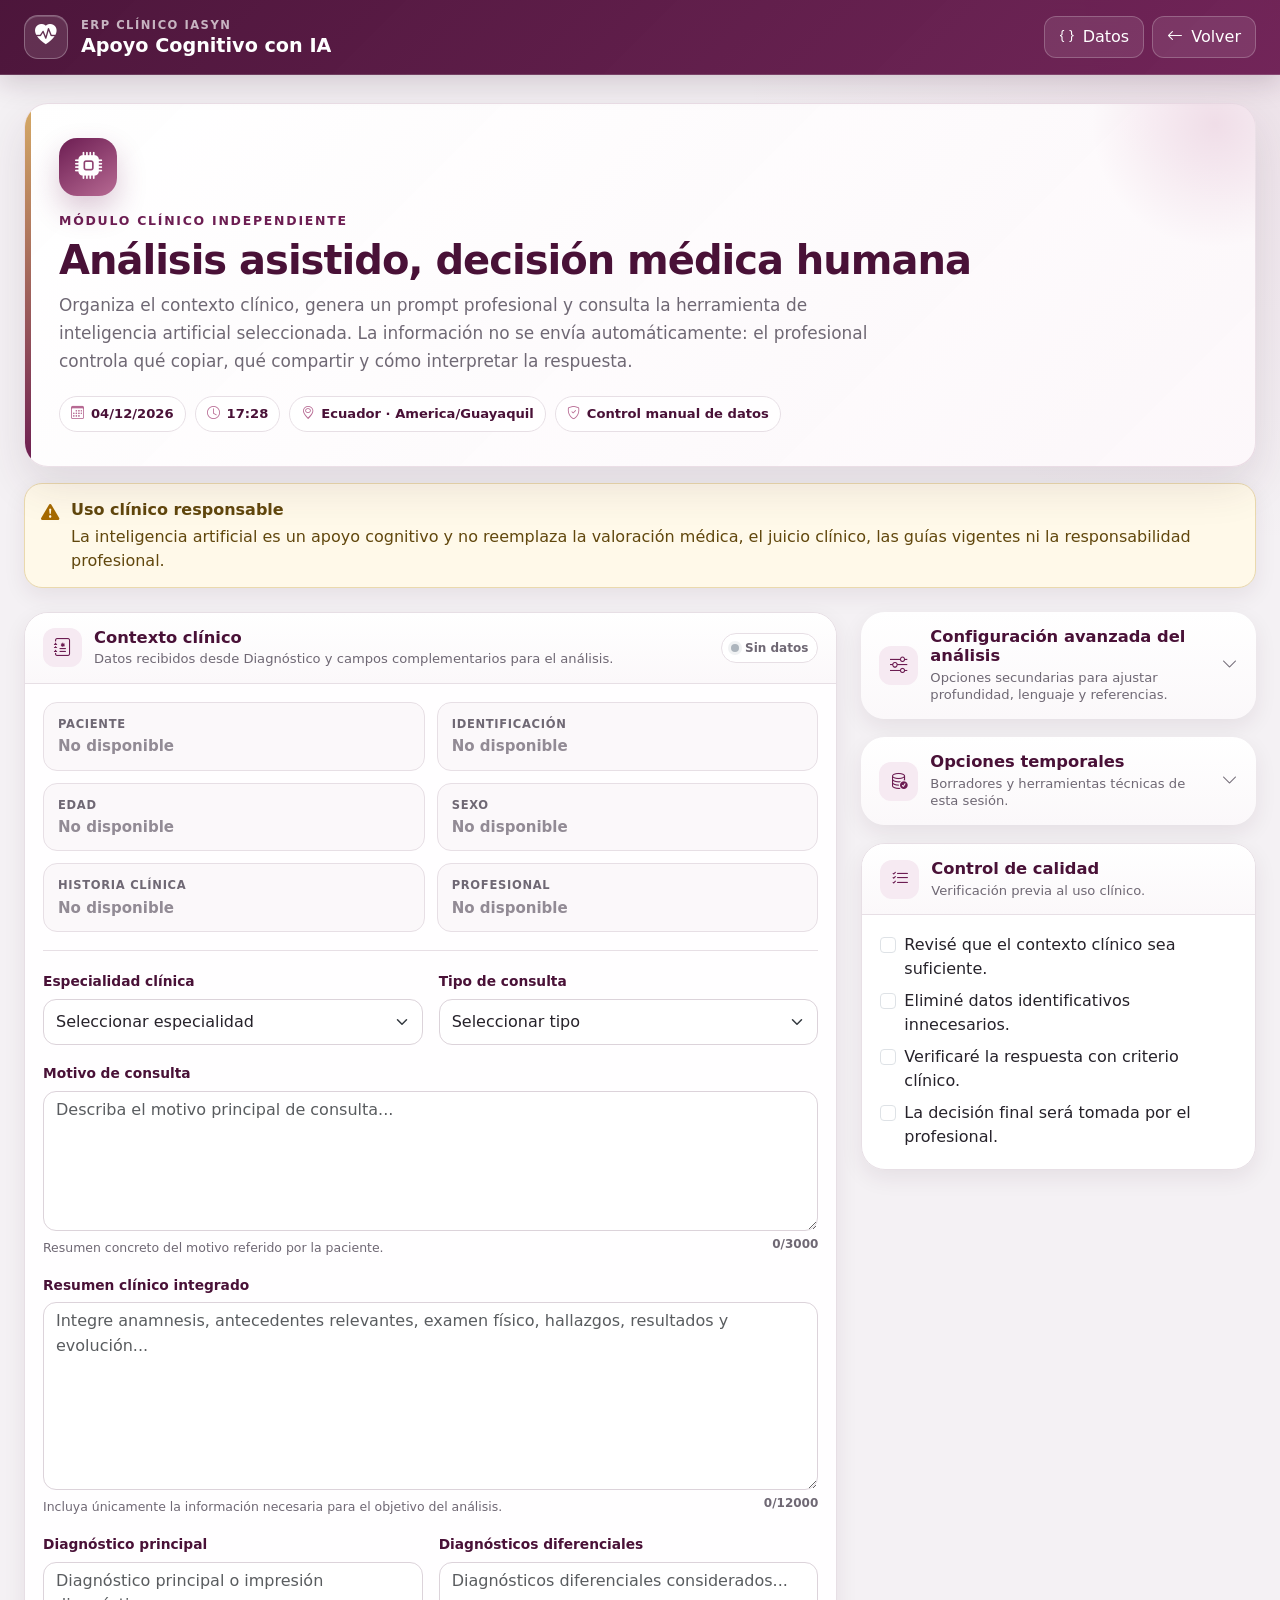
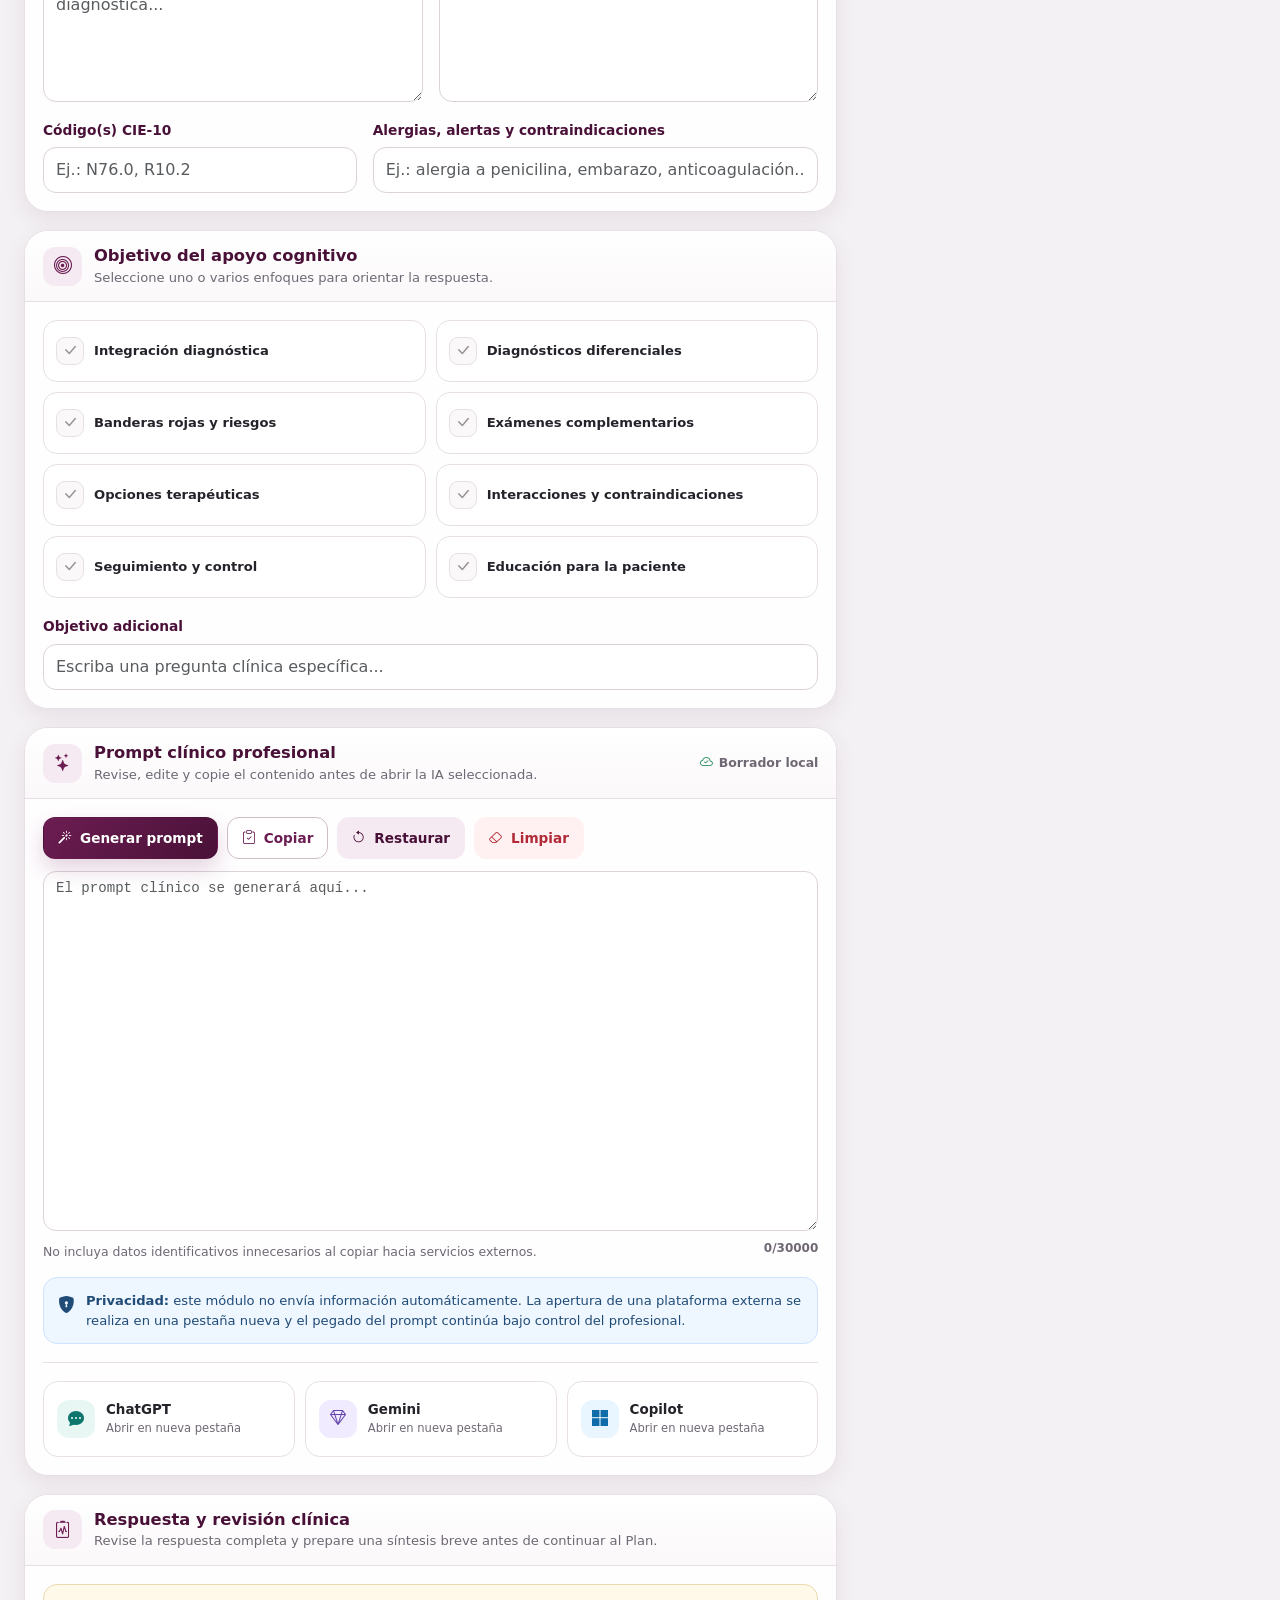
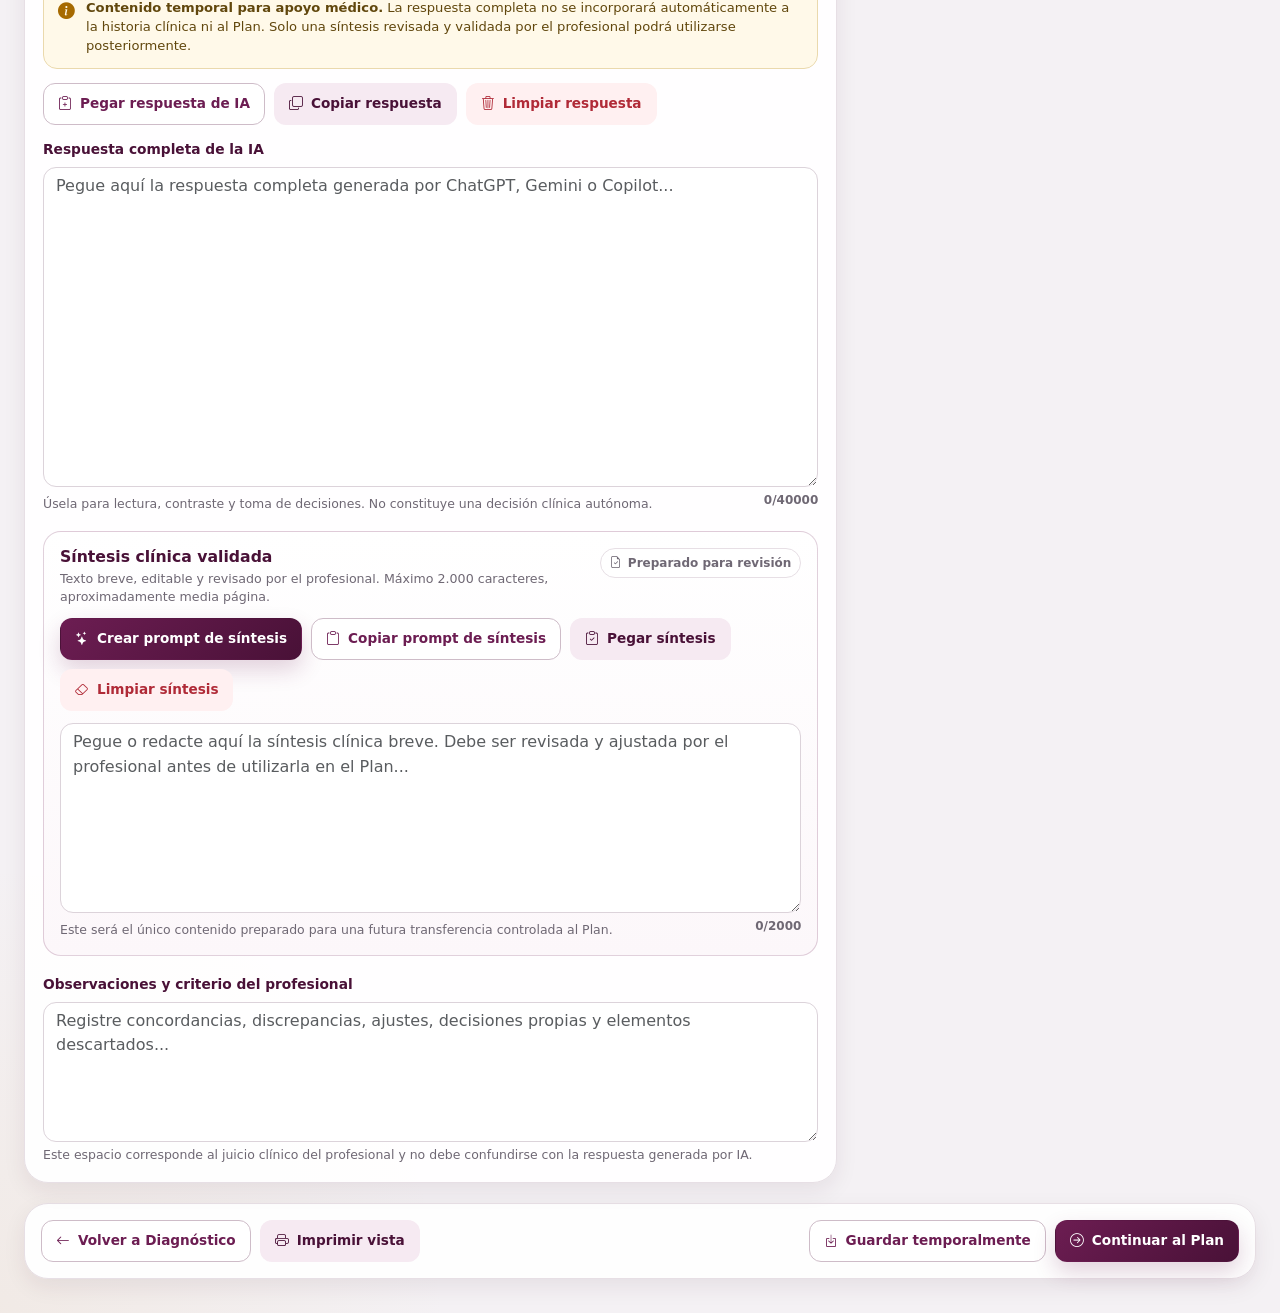
<file: apoyoIA.html>
<!DOCTYPE html>
<html lang="es">
<head>
  <meta charset="UTF-8">
  <meta name="viewport" content="width=device-width, initial-scale=1, viewport-fit=cover">
  <meta name="theme-color" content="#6c1d52">
  <meta name="color-scheme" content="light">
  <meta name="description" content="Módulo de Apoyo Cognitivo con IA del ERP Clínico IASYN.">
  <meta name="robots" content="noindex, nofollow">
  <title>Apoyo Cognitivo con IA | IASYN</title>

  <!-- Bootstrap 5 -->
  <link
    href="https://cdn.jsdelivr.net/npm/bootstrap@5.3.3/dist/css/bootstrap.min.css"
    rel="stylesheet"
    integrity="sha384-QWTKZyjpPEjISv5WaRU9OFeRpok6YctnYmDr5pNlyT2bRjXh0JMhjY6hW+ALEwIH"
    crossorigin="anonymous"
  >

  <!-- Bootstrap Icons -->
  <link
    rel="stylesheet"
    href="https://cdn.jsdelivr.net/npm/bootstrap-icons@1.11.3/font/bootstrap-icons.min.css"
  >

  <style>
    :root {
      --au-primary: #6c1d52;
      --au-primary-dark: #491137;
      --au-primary-soft: #f6eaf2;
      --au-secondary: #b76a93;
      --au-accent: #d6aa65;
      --au-accent-soft: #fbf4e7;
      --au-success: #198754;
      --au-danger: #b02a37;
      --au-warning: #a66a00;
      --au-info: #0d6efd;
      --au-ink: #26222a;
      --au-muted: #6f6874;
      --au-line: #e7dfe5;
      --au-surface: #ffffff;
      --au-surface-alt: #fbf8fa;
      --au-bg: #f4f1f4;
      --au-shadow-sm: 0 8px 22px rgba(69, 31, 56, 0.08);
      --au-shadow-md: 0 18px 45px rgba(69, 31, 56, 0.12);
      --au-radius-sm: 12px;
      --au-radius-md: 18px;
      --au-radius-lg: 24px;
      --au-transition: 180ms ease;
    }

    * {
      box-sizing: border-box;
    }

    html {
      scroll-behavior: smooth;
    }

    body {
      min-height: 100vh;
      margin: 0;
      color: var(--au-ink);
      background:
        radial-gradient(circle at top right, rgba(183, 106, 147, 0.12), transparent 34rem),
        radial-gradient(circle at bottom left, rgba(214, 170, 101, 0.10), transparent 28rem),
        var(--au-bg);
      font-family:
        Inter,
        ui-sans-serif,
        system-ui,
        -apple-system,
        BlinkMacSystemFont,
        "Segoe UI",
        Roboto,
        "Helvetica Neue",
        Arial,
        sans-serif;
      -webkit-font-smoothing: antialiased;
      text-rendering: optimizeLegibility;
    }

    button,
    input,
    textarea,
    select {
      font: inherit;
    }

    .app-shell {
      min-height: 100vh;
      padding-bottom: calc(34px + env(safe-area-inset-bottom));
    }

    .topbar {
      position: sticky;
      top: 0;
      z-index: 1030;
      border-bottom: 1px solid rgba(255, 255, 255, 0.16);
      background:
        linear-gradient(135deg, rgba(73, 17, 55, 0.98), rgba(108, 29, 82, 0.96));
      box-shadow: 0 8px 28px rgba(56, 19, 43, 0.18);
      backdrop-filter: blur(14px);
    }

    .topbar-inner {
      min-height: 74px;
      display: flex;
      align-items: center;
      gap: 16px;
      padding-top: max(10px, env(safe-area-inset-top));
      padding-bottom: 10px;
    }

    .brand-block {
      min-width: 0;
      display: flex;
      align-items: center;
      gap: 13px;
    }

    .brand-mark {
      width: 44px;
      height: 44px;
      flex: 0 0 44px;
      display: grid;
      place-items: center;
      border: 1px solid rgba(255, 255, 255, 0.28);
      border-radius: 14px;
      color: #fff;
      background: rgba(255, 255, 255, 0.11);
      box-shadow: inset 0 1px 0 rgba(255, 255, 255, 0.18);
    }

    .brand-mark i {
      font-size: 1.35rem;
    }

    .brand-copy {
      min-width: 0;
    }

    .brand-kicker {
      display: block;
      margin-bottom: 1px;
      color: rgba(255, 255, 255, 0.68);
      font-size: 0.72rem;
      font-weight: 700;
      letter-spacing: 0.13em;
      text-transform: uppercase;
    }

    .brand-title {
      margin: 0;
      color: #fff;
      font-size: clamp(1rem, 2vw, 1.2rem);
      font-weight: 800;
      line-height: 1.15;
      white-space: nowrap;
      overflow: hidden;
      text-overflow: ellipsis;
    }

    .topbar-actions {
      margin-left: auto;
      display: flex;
      align-items: center;
      gap: 8px;
    }

    .topbar-btn {
      min-height: 42px;
      display: inline-flex;
      align-items: center;
      justify-content: center;
      gap: 8px;
      padding: 0 14px;
      border: 1px solid rgba(255, 255, 255, 0.22);
      border-radius: 12px;
      color: #fff;
      background: rgba(255, 255, 255, 0.09);
      text-decoration: none;
      transition:
        background var(--au-transition),
        transform var(--au-transition),
        border-color var(--au-transition);
    }

    .topbar-btn:hover,
    .topbar-btn:focus-visible {
      color: #fff;
      border-color: rgba(255, 255, 255, 0.42);
      background: rgba(255, 255, 255, 0.16);
      transform: translateY(-1px);
    }

    .topbar-btn:focus-visible,
    .btn-au:focus-visible,
    .quick-action:focus-visible,
    .form-control:focus,
    .form-select:focus {
      outline: 3px solid rgba(214, 170, 101, 0.35);
      outline-offset: 2px;
    }

    .hero {
      padding: 28px 0 18px;
    }

    .hero-card {
      position: relative;
      overflow: hidden;
      border: 1px solid rgba(108, 29, 82, 0.13);
      border-radius: var(--au-radius-lg);
      background:
        linear-gradient(135deg, rgba(255, 255, 255, 0.98), rgba(252, 247, 250, 0.96));
      box-shadow: var(--au-shadow-md);
    }

    .hero-card::before {
      content: "";
      position: absolute;
      inset: 0 auto 0 0;
      width: 6px;
      background: linear-gradient(180deg, var(--au-accent), var(--au-primary));
    }

    .hero-card::after {
      content: "";
      position: absolute;
      top: -110px;
      right: -90px;
      width: 260px;
      height: 260px;
      border-radius: 50%;
      background: radial-gradient(circle, rgba(183, 106, 147, 0.19), transparent 67%);
      pointer-events: none;
    }

    .hero-content {
      position: relative;
      z-index: 1;
      padding: clamp(22px, 4vw, 34px);
    }

    .hero-icon {
      width: 58px;
      height: 58px;
      display: grid;
      place-items: center;
      margin-bottom: 16px;
      border-radius: 18px;
      color: #fff;
      background: linear-gradient(145deg, var(--au-primary), var(--au-secondary));
      box-shadow: 0 14px 30px rgba(108, 29, 82, 0.24);
    }

    .hero-icon i {
      font-size: 1.7rem;
    }

    .eyebrow {
      margin-bottom: 8px;
      color: var(--au-primary);
      font-size: 0.78rem;
      font-weight: 800;
      letter-spacing: 0.14em;
      text-transform: uppercase;
    }

    .hero-title {
      margin: 0 0 10px;
      color: var(--au-primary-dark);
      font-size: clamp(1.65rem, 4vw, 2.5rem);
      font-weight: 850;
      line-height: 1.08;
      letter-spacing: -0.025em;
    }

    .hero-subtitle {
      max-width: 820px;
      margin: 0;
      color: var(--au-muted);
      font-size: clamp(0.96rem, 2vw, 1.06rem);
      line-height: 1.65;
    }

    .hero-meta {
      display: flex;
      flex-wrap: wrap;
      gap: 9px;
      margin-top: 20px;
    }

    .meta-pill {
      display: inline-flex;
      align-items: center;
      gap: 7px;
      min-height: 34px;
      padding: 7px 11px;
      border: 1px solid var(--au-line);
      border-radius: 999px;
      color: var(--au-primary-dark);
      background: rgba(255, 255, 255, 0.78);
      font-size: 0.82rem;
      font-weight: 700;
    }

    .meta-pill i {
      color: var(--au-secondary);
    }

    .clinical-alert {
      margin-top: 16px;
      display: flex;
      align-items: flex-start;
      gap: 12px;
      padding: 14px 16px;
      border: 1px solid #ead9ad;
      border-radius: var(--au-radius-md);
      color: #61470d;
      background: #fff9e9;
      box-shadow: var(--au-shadow-sm);
    }

    .clinical-alert i {
      margin-top: 1px;
      color: var(--au-warning);
      font-size: 1.15rem;
    }

    .clinical-alert strong {
      display: block;
      margin-bottom: 3px;
    }

    .workspace {
      padding: 6px 0 0;
    }

    .panel-card {
      border: 1px solid var(--au-line);
      border-radius: var(--au-radius-lg);
      background: rgba(255, 255, 255, 0.96);
      box-shadow: var(--au-shadow-sm);
      overflow: hidden;
    }

    .panel-card + .panel-card {
      margin-top: 18px;
    }

    .panel-header {
      display: flex;
      align-items: center;
      gap: 12px;
      min-height: 66px;
      padding: 15px 18px;
      border-bottom: 1px solid var(--au-line);
      background: linear-gradient(180deg, #fff, var(--au-surface-alt));
    }

    .panel-icon {
      width: 39px;
      height: 39px;
      flex: 0 0 39px;
      display: grid;
      place-items: center;
      border-radius: 12px;
      color: var(--au-primary);
      background: var(--au-primary-soft);
    }

    .panel-icon i {
      font-size: 1.1rem;
    }

    .panel-heading {
      min-width: 0;
      flex: 1;
    }

    .panel-title {
      margin: 0;
      color: var(--au-primary-dark);
      font-size: 1.02rem;
      font-weight: 800;
      line-height: 1.2;
    }

    .panel-subtitle {
      margin: 3px 0 0;
      color: var(--au-muted);
      font-size: 0.82rem;
      line-height: 1.35;
    }

    .panel-body {
      padding: 18px;
    }

    .status-badge {
      display: inline-flex;
      align-items: center;
      gap: 6px;
      min-height: 30px;
      padding: 5px 9px;
      border: 1px solid var(--au-line);
      border-radius: 999px;
      color: var(--au-muted);
      background: #fff;
      font-size: 0.75rem;
      font-weight: 700;
      white-space: nowrap;
    }

    .status-dot {
      width: 8px;
      height: 8px;
      border-radius: 50%;
      background: #adb5bd;
      box-shadow: 0 0 0 3px rgba(173, 181, 189, 0.18);
    }

    .status-dot.is-ready {
      background: var(--au-success);
      box-shadow: 0 0 0 3px rgba(25, 135, 84, 0.16);
    }

    .patient-summary {
      display: grid;
      grid-template-columns: repeat(2, minmax(0, 1fr));
      gap: 12px;
    }

    .patient-item {
      min-width: 0;
      padding: 13px 14px;
      border: 1px solid var(--au-line);
      border-radius: 14px;
      background: var(--au-surface-alt);
    }

    .patient-label {
      display: block;
      margin-bottom: 4px;
      color: var(--au-muted);
      font-size: 0.72rem;
      font-weight: 800;
      letter-spacing: 0.06em;
      text-transform: uppercase;
    }

    .patient-value {
      display: block;
      color: var(--au-ink);
      font-size: 0.94rem;
      font-weight: 750;
      line-height: 1.3;
      overflow-wrap: anywhere;
    }

    .empty-value {
      color: #928b95;
      font-weight: 600;
    }

    .form-label {
      margin-bottom: 7px;
      color: var(--au-primary-dark);
      font-size: 0.86rem;
      font-weight: 800;
    }

    .form-text {
      color: var(--au-muted);
      font-size: 0.78rem;
      line-height: 1.45;
    }

    .form-control,
    .form-select {
      min-height: 46px;
      border: 1px solid #dcd3da;
      border-radius: 13px;
      color: var(--au-ink);
      background-color: #fff;
      box-shadow: none;
      transition:
        border-color var(--au-transition),
        box-shadow var(--au-transition),
        background-color var(--au-transition);
    }

    .form-control:hover,
    .form-select:hover {
      border-color: #c8b9c4;
    }

    .form-control:focus,
    .form-select:focus {
      border-color: var(--au-secondary);
      box-shadow: 0 0 0 0.23rem rgba(183, 106, 147, 0.14);
    }

    textarea.form-control {
      min-height: 140px;
      resize: vertical;
      line-height: 1.55;
    }

    .prompt-area {
      min-height: 360px !important;
      font-family:
        ui-monospace,
        SFMono-Regular,
        Menlo,
        Monaco,
        Consolas,
        "Liberation Mono",
        monospace;
      font-size: 0.88rem;
      tab-size: 2;
    }

    .response-area {
      min-height: 320px !important;
    }

    .input-group-text {
      min-width: 46px;
      justify-content: center;
      border-color: #dcd3da;
      border-radius: 13px 0 0 13px;
      color: var(--au-primary);
      background: var(--au-primary-soft);
    }

    .section-divider {
      height: 1px;
      margin: 18px 0;
      background: var(--au-line);
    }

    .objective-grid {
      display: grid;
      grid-template-columns: repeat(2, minmax(0, 1fr));
      gap: 10px;
    }

    .objective-option {
      position: relative;
    }

    .objective-option input {
      position: absolute;
      opacity: 0;
      pointer-events: none;
    }

    .objective-option label {
      min-height: 62px;
      display: flex;
      align-items: center;
      gap: 10px;
      padding: 11px 12px;
      border: 1px solid var(--au-line);
      border-radius: 14px;
      color: var(--au-ink);
      background: #fff;
      cursor: pointer;
      transition:
        border-color var(--au-transition),
        background var(--au-transition),
        transform var(--au-transition),
        box-shadow var(--au-transition);
    }

    .objective-option label:hover {
      border-color: #cbb8c5;
      transform: translateY(-1px);
    }

    .objective-option input:checked + label {
      border-color: rgba(108, 29, 82, 0.48);
      background: var(--au-primary-soft);
      box-shadow: 0 7px 18px rgba(108, 29, 82, 0.08);
    }

    .objective-option input:focus-visible + label {
      outline: 3px solid rgba(214, 170, 101, 0.35);
      outline-offset: 2px;
    }

    .objective-check {
      width: 28px;
      height: 28px;
      flex: 0 0 28px;
      display: grid;
      place-items: center;
      border: 1px solid var(--au-line);
      border-radius: 9px;
      color: #9a9198;
      background: var(--au-surface-alt);
    }

    .objective-option input:checked + label .objective-check {
      border-color: var(--au-primary);
      color: #fff;
      background: var(--au-primary);
    }

    .objective-copy {
      min-width: 0;
      font-size: 0.82rem;
      font-weight: 750;
      line-height: 1.25;
    }

    .workflow-note {
      display: flex;
      align-items: flex-start;
      gap: 11px;
      margin-bottom: 14px;
      padding: 13px 14px;
      border: 1px solid #ead9ad;
      border-radius: 14px;
      color: #61470d;
      background: #fff9e9;
      font-size: 0.82rem;
      line-height: 1.45;
    }

    .workflow-note i {
      margin-top: 1px;
      color: var(--au-warning);
      font-size: 1.05rem;
    }

    .synthesis-box {
      margin-top: 18px;
      padding: 16px;
      border: 1px solid rgba(108, 29, 82, 0.20);
      border-radius: 18px;
      background: linear-gradient(180deg, #fff, #fcf7fa);
    }

    .synthesis-head {
      display: flex;
      align-items: flex-start;
      justify-content: space-between;
      gap: 12px;
      margin-bottom: 12px;
    }

    .synthesis-title {
      margin: 0;
      color: var(--au-primary-dark);
      font-size: 0.98rem;
      font-weight: 850;
    }

    .synthesis-subtitle {
      margin: 4px 0 0;
      color: var(--au-muted);
      font-size: 0.79rem;
      line-height: 1.4;
    }

    .synthesis-area {
      min-height: 190px !important;
    }

    .advanced-panel {
      border: 0;
      background: transparent;
    }

    .advanced-panel > summary {
      list-style: none;
      cursor: pointer;
    }

    .advanced-panel > summary::-webkit-details-marker {
      display: none;
    }

    .advanced-panel .panel-header {
      border-bottom: 0;
    }

    .advanced-panel[open] .panel-header {
      border-bottom: 1px solid var(--au-line);
    }

    .advanced-chevron {
      color: var(--au-muted);
      transition: transform var(--au-transition);
    }

    .advanced-panel[open] .advanced-chevron {
      transform: rotate(180deg);
    }

    .privacy-box {
      display: flex;
      align-items: flex-start;
      gap: 11px;
      padding: 13px 14px;
      border: 1px solid #cfe2ff;
      border-radius: 14px;
      color: #214c77;
      background: #eef6ff;
      font-size: 0.82rem;
      line-height: 1.45;
    }

    .privacy-box i {
      margin-top: 1px;
      font-size: 1.05rem;
    }

    .toolbar {
      display: flex;
      flex-wrap: wrap;
      gap: 9px;
      margin-bottom: 12px;
    }

    .btn-au {
      min-height: 42px;
      display: inline-flex;
      align-items: center;
      justify-content: center;
      gap: 8px;
      padding: 9px 14px;
      border: 1px solid transparent;
      border-radius: 12px;
      font-size: 0.85rem;
      font-weight: 800;
      line-height: 1.15;
      transition:
        transform var(--au-transition),
        box-shadow var(--au-transition),
        background var(--au-transition),
        border-color var(--au-transition);
    }

    .btn-au:hover {
      transform: translateY(-1px);
    }

    .btn-primary-au {
      color: #fff;
      background: linear-gradient(135deg, var(--au-primary), var(--au-primary-dark));
      box-shadow: 0 10px 22px rgba(108, 29, 82, 0.19);
    }

    .btn-primary-au:hover,
    .btn-primary-au:focus {
      color: #fff;
      background: linear-gradient(135deg, #79225d, #3f0e30);
    }

    .btn-outline-au {
      border-color: #cebcc8;
      color: var(--au-primary);
      background: #fff;
    }

    .btn-outline-au:hover,
    .btn-outline-au:focus {
      border-color: var(--au-primary);
      color: var(--au-primary-dark);
      background: var(--au-primary-soft);
    }

    .btn-soft-au {
      border-color: transparent;
      color: var(--au-primary-dark);
      background: var(--au-primary-soft);
    }

    .btn-soft-au:hover,
    .btn-soft-au:focus {
      color: var(--au-primary-dark);
      background: #efdce8;
    }

    .btn-danger-soft {
      color: var(--au-danger);
      background: #fff0f1;
    }

    .btn-danger-soft:hover,
    .btn-danger-soft:focus {
      color: #8d1f2b;
      background: #ffe1e4;
    }

    .quick-actions {
      display: grid;
      grid-template-columns: repeat(3, minmax(0, 1fr));
      gap: 10px;
    }

    .quick-action {
      min-height: 76px;
      display: flex;
      align-items: center;
      gap: 11px;
      padding: 13px;
      border: 1px solid var(--au-line);
      border-radius: 15px;
      color: var(--au-ink);
      background: #fff;
      text-decoration: none;
      transition:
        border-color var(--au-transition),
        transform var(--au-transition),
        box-shadow var(--au-transition),
        background var(--au-transition);
    }

    .quick-action:hover {
      color: var(--au-ink);
      border-color: #cbb9c5;
      background: var(--au-surface-alt);
      transform: translateY(-2px);
      box-shadow: var(--au-shadow-sm);
    }

    .quick-action-icon {
      width: 38px;
      height: 38px;
      flex: 0 0 38px;
      display: grid;
      place-items: center;
      border-radius: 12px;
      font-size: 1rem;
      font-weight: 900;
    }

    .ai-chatgpt {
      color: #0f766e;
      background: #e8f7f4;
    }

    .ai-gemini {
      color: #6545ad;
      background: #f0ebff;
    }

    .ai-copilot {
      color: #0f6ca8;
      background: #e9f5ff;
    }

    .quick-action-title {
      display: block;
      font-size: 0.84rem;
      font-weight: 800;
      line-height: 1.2;
    }

    .quick-action-subtitle {
      display: block;
      margin-top: 3px;
      color: var(--au-muted);
      font-size: 0.72rem;
      line-height: 1.25;
    }

    .counter {
      color: var(--au-muted);
      font-size: 0.75rem;
      font-weight: 700;
    }

    .save-state {
      display: inline-flex;
      align-items: center;
      gap: 7px;
      color: var(--au-muted);
      font-size: 0.78rem;
      font-weight: 700;
    }

    .save-state i {
      color: var(--au-success);
    }

    .sticky-side {
      position: sticky;
      top: 94px;
    }

    .footer-actions {
      margin-top: 20px;
      display: flex;
      flex-wrap: wrap;
      justify-content: space-between;
      gap: 10px;
      padding: 16px;
      border: 1px solid var(--au-line);
      border-radius: var(--au-radius-lg);
      background: rgba(255, 255, 255, 0.94);
      box-shadow: var(--au-shadow-sm);
    }

    .footer-actions-group {
      display: flex;
      flex-wrap: wrap;
      gap: 9px;
    }

    .small-note {
      margin: 13px 0 0;
      color: var(--au-muted);
      font-size: 0.76rem;
      line-height: 1.45;
    }

    .toast-container {
      z-index: 1090;
    }

    .toast {
      border: 0;
      border-radius: 14px;
      box-shadow: 0 14px 38px rgba(34, 24, 31, 0.19);
      overflow: hidden;
    }

    .toast-header {
      border-bottom: 1px solid var(--au-line);
    }

    .modal-content {
      border: 0;
      border-radius: var(--au-radius-lg);
      box-shadow: var(--au-shadow-md);
      overflow: hidden;
    }

    .modal-header {
      border-bottom-color: var(--au-line);
      background: var(--au-surface-alt);
    }

    .modal-title {
      color: var(--au-primary-dark);
      font-weight: 850;
    }

    .data-preview {
      max-height: 55vh;
      overflow: auto;
      margin: 0;
      padding: 15px;
      border: 1px solid var(--au-line);
      border-radius: 14px;
      color: #332c35;
      background: #faf8fa;
      font-family:
        ui-monospace,
        SFMono-Regular,
        Menlo,
        Monaco,
        Consolas,
        "Liberation Mono",
        monospace;
      font-size: 0.78rem;
      line-height: 1.5;
      white-space: pre-wrap;
      overflow-wrap: anywhere;
    }

    .visually-hidden-focusable:not(:focus):not(:focus-within) {
      position: absolute !important;
    }

    @media (max-width: 991.98px) {
      .sticky-side {
        position: static;
      }

      .quick-actions {
        grid-template-columns: 1fr;
      }
    }

    @media (max-width: 767.98px) {
      .topbar-inner {
        min-height: 68px;
      }

      .topbar-btn .btn-label {
        display: none;
      }

      .topbar-btn {
        width: 42px;
        padding: 0;
      }

      .hero {
        padding-top: 18px;
      }

      .hero-content {
        padding: 21px 18px;
      }

      .panel-header {
        padding: 14px;
      }

      .panel-body {
        padding: 14px;
      }

      .patient-summary,
      .objective-grid {
        grid-template-columns: 1fr;
      }

      .footer-actions,
      .footer-actions-group {
        width: 100%;
      }

      .footer-actions .btn-au {
        flex: 1 1 100%;
      }

      .toolbar .btn-au {
        flex: 1 1 calc(50% - 5px);
      }
    }

    @media (max-width: 479.98px) {
      .container-fluid {
        --bs-gutter-x: 1rem;
      }

      .brand-kicker {
        display: none;
      }

      .brand-title {
        max-width: 190px;
        font-size: 0.96rem;
      }

      .brand-mark {
        width: 40px;
        height: 40px;
        flex-basis: 40px;
        border-radius: 12px;
      }

      .hero-title {
        font-size: 1.55rem;
      }

      .hero-icon {
        width: 52px;
        height: 52px;
        border-radius: 16px;
      }

      .toolbar .btn-au {
        flex-basis: 100%;
      }

      .status-badge {
        display: none;
      }

      .prompt-area {
        min-height: 420px !important;
      }
    }

    @media print {
      .topbar,
      .hero,
      .clinical-alert,
      .toolbar,
      .quick-actions,
      .footer-actions,
      .privacy-box,
      .toast-container {
        display: none !important;
      }

      body {
        background: #fff;
      }

      .panel-card {
        break-inside: avoid;
        border-color: #aaa;
        box-shadow: none;
      }

      .workspace {
        padding: 0;
      }

      textarea.form-control {
        border: 0;
        min-height: auto !important;
        overflow: visible;
      }
    }

    @media (prefers-reduced-motion: reduce) {
      *,
      *::before,
      *::after {
        scroll-behavior: auto !important;
        transition: none !important;
        animation: none !important;
      }
    }
  </style>
</head>

<body>
  <a class="visually-hidden-focusable" href="#contenidoPrincipal">Saltar al contenido principal</a>

  <div class="app-shell">
    <header class="topbar">
      <div class="container-fluid px-lg-4">
        <div class="topbar-inner">
          <div class="brand-block">
            <div class="brand-mark" aria-hidden="true">
              <i class="bi bi-heart-pulse-fill"></i>
            </div>

            <div class="brand-copy">
              <span class="brand-kicker">ERP Clínico IASYN</span>
              <h1 class="brand-title">Apoyo Cognitivo con IA</h1>
            </div>
          </div>

          <div class="topbar-actions">
            <button
              type="button"
              class="topbar-btn"
              id="btnVistaDatos"
              title="Vista estructurada de datos"
              aria-label="Vista estructurada de datos"
            >
              <i class="bi bi-braces"></i>
              <span class="btn-label">Datos</span>
            </button>

            <button
              type="button"
              class="topbar-btn"
              id="btnVolverSuperior"
              title="Volver a Diagnóstico"
              aria-label="Volver a Diagnóstico"
            >
              <i class="bi bi-arrow-left"></i>
              <span class="btn-label">Volver</span>
            </button>
          </div>
        </div>
      </div>
    </header>

    <main id="contenidoPrincipal">
      <section class="hero">
        <div class="container-fluid px-lg-4">
          <div class="hero-card">
            <div class="hero-content">
              <div class="hero-icon" aria-hidden="true">
                <i class="bi bi-cpu-fill"></i>
              </div>

              <div class="eyebrow">Módulo clínico independiente</div>

              <h2 class="hero-title">Análisis asistido, decisión médica humana</h2>

              <p class="hero-subtitle">
                Organiza el contexto clínico, genera un prompt profesional y consulta la herramienta
                de inteligencia artificial seleccionada. La información no se envía automáticamente:
                el profesional controla qué copiar, qué compartir y cómo interpretar la respuesta.
              </p>

              <div class="hero-meta">
                <span class="meta-pill">
                  <i class="bi bi-calendar3"></i>
                  <span id="fechaActual">--/--/----</span>
                </span>

                <span class="meta-pill">
                  <i class="bi bi-clock"></i>
                  <span id="horaActual">--:--</span>
                </span>

                <span class="meta-pill">
                  <i class="bi bi-geo-alt"></i>
                  Ecuador · America/Guayaquil
                </span>

                <span class="meta-pill">
                  <i class="bi bi-shield-check"></i>
                  Control manual de datos
                </span>
              </div>
            </div>
          </div>

          <div class="clinical-alert" role="alert">
            <i class="bi bi-exclamation-triangle-fill" aria-hidden="true"></i>
            <div>
              <strong>Uso clínico responsable</strong>
              La inteligencia artificial es un apoyo cognitivo y no reemplaza la valoración médica,
              el juicio clínico, las guías vigentes ni la responsabilidad profesional.
            </div>
          </div>
        </div>
      </section>

      <section class="workspace">
        <div class="container-fluid px-lg-4">
          <div class="row g-4">
            <!-- Columna principal -->
            <div class="col-12 col-xl-8">
              <!-- Contexto clínico -->
              <article class="panel-card">
                <header class="panel-header">
                  <div class="panel-icon" aria-hidden="true">
                    <i class="bi bi-journal-medical"></i>
                  </div>

                  <div class="panel-heading">
                    <h3 class="panel-title">Contexto clínico</h3>
                    <p class="panel-subtitle">
                      Datos recibidos desde Diagnóstico y campos complementarios para el análisis.
                    </p>
                  </div>

                  <span class="status-badge" id="estadoContexto">
                    <span class="status-dot" id="estadoContextoPunto"></span>
                    <span id="estadoContextoTexto">Sin datos</span>
                  </span>
                </header>

                <div class="panel-body">
                  <div class="patient-summary" aria-label="Resumen del paciente">
                    <div class="patient-item">
                      <span class="patient-label">Paciente</span>
                      <span class="patient-value empty-value" id="pacienteNombre">No disponible</span>
                    </div>

                    <div class="patient-item">
                      <span class="patient-label">Identificación</span>
                      <span class="patient-value empty-value" id="pacienteIdentificacion">No disponible</span>
                    </div>

                    <div class="patient-item">
                      <span class="patient-label">Edad</span>
                      <span class="patient-value empty-value" id="pacienteEdad">No disponible</span>
                    </div>

                    <div class="patient-item">
                      <span class="patient-label">Sexo</span>
                      <span class="patient-value empty-value" id="pacienteSexo">No disponible</span>
                    </div>

                    <div class="patient-item">
                      <span class="patient-label">Historia clínica</span>
                      <span class="patient-value empty-value" id="pacienteHistoria">No disponible</span>
                    </div>

                    <div class="patient-item">
                      <span class="patient-label">Profesional</span>
                      <span class="patient-value empty-value" id="profesionalNombre">No disponible</span>
                    </div>
                  </div>

                  <div class="section-divider"></div>

                  <div class="row g-3">
                    <div class="col-12 col-md-6">
                      <label class="form-label" for="especialidad">Especialidad clínica</label>
                      <select class="form-select" id="especialidad" autocomplete="off">
                        <option value="">Seleccionar especialidad</option>
                        <option value="Ginecología y Obstetricia">Ginecología y Obstetricia</option>
                        <option value="Medicina General">Medicina General</option>
                        <option value="Medicina Interna">Medicina Interna</option>
                        <option value="Pediatría">Pediatría</option>
                        <option value="Cardiología">Cardiología</option>
                        <option value="Dermatología">Dermatología</option>
                        <option value="Endocrinología">Endocrinología</option>
                        <option value="Gastroenterología">Gastroenterología</option>
                        <option value="Neurología">Neurología</option>
                        <option value="Traumatología">Traumatología</option>
                        <option value="Urología">Urología</option>
                        <option value="Otra">Otra</option>
                      </select>
                    </div>

                    <div class="col-12 col-md-6">
                      <label class="form-label" for="tipoConsulta">Tipo de consulta</label>
                      <select class="form-select" id="tipoConsulta" autocomplete="off">
                        <option value="">Seleccionar tipo</option>
                        <option value="Primera consulta">Primera consulta</option>
                        <option value="Consulta subsecuente">Consulta subsecuente</option>
                        <option value="Control">Control</option>
                        <option value="Urgencia">Urgencia</option>
                        <option value="Interconsulta">Interconsulta</option>
                        <option value="Seguimiento de resultados">Seguimiento de resultados</option>
                      </select>
                    </div>

                    <div class="col-12">
                      <label class="form-label" for="motivoConsulta">Motivo de consulta</label>
                      <textarea
                        class="form-control"
                        id="motivoConsulta"
                        rows="3"
                        maxlength="3000"
                        placeholder="Describa el motivo principal de consulta..."
                      ></textarea>
                      <div class="d-flex justify-content-between mt-1">
                        <span class="form-text">Resumen concreto del motivo referido por la paciente.</span>
                        <span class="counter"><span id="contadorMotivo">0</span>/3000</span>
                      </div>
                    </div>

                    <div class="col-12">
                      <label class="form-label" for="resumenClinico">Resumen clínico integrado</label>
                      <textarea
                        class="form-control"
                        id="resumenClinico"
                        rows="7"
                        maxlength="12000"
                        placeholder="Integre anamnesis, antecedentes relevantes, examen físico, hallazgos, resultados y evolución..."
                      ></textarea>
                      <div class="d-flex justify-content-between mt-1">
                        <span class="form-text">
                          Incluya únicamente la información necesaria para el objetivo del análisis.
                        </span>
                        <span class="counter"><span id="contadorResumen">0</span>/12000</span>
                      </div>
                    </div>

                    <div class="col-12 col-lg-6">
                      <label class="form-label" for="diagnosticoPrincipal">Diagnóstico principal</label>
                      <textarea
                        class="form-control"
                        id="diagnosticoPrincipal"
                        rows="4"
                        maxlength="5000"
                        placeholder="Diagnóstico principal o impresión diagnóstica..."
                      ></textarea>
                    </div>

                    <div class="col-12 col-lg-6">
                      <label class="form-label" for="diagnosticosDiferenciales">Diagnósticos diferenciales</label>
                      <textarea
                        class="form-control"
                        id="diagnosticosDiferenciales"
                        rows="4"
                        maxlength="5000"
                        placeholder="Diagnósticos diferenciales considerados..."
                      ></textarea>
                    </div>

                    <div class="col-12 col-md-5">
                      <label class="form-label" for="codigoCie10">Código(s) CIE-10</label>
                      <input
                        class="form-control"
                        id="codigoCie10"
                        type="text"
                        maxlength="500"
                        placeholder="Ej.: N76.0, R10.2"
                        autocomplete="off"
                      >
                    </div>

                    <div class="col-12 col-md-7">
                      <label class="form-label" for="alertasClinicas">Alergias, alertas y contraindicaciones</label>
                      <input
                        class="form-control"
                        id="alertasClinicas"
                        type="text"
                        maxlength="1200"
                        placeholder="Ej.: alergia a penicilina, embarazo, anticoagulación..."
                        autocomplete="off"
                      >
                    </div>
                  </div>
                </div>
              </article>

              <!-- Objetivos -->
              <article class="panel-card">
                <header class="panel-header">
                  <div class="panel-icon" aria-hidden="true">
                    <i class="bi bi-bullseye"></i>
                  </div>

                  <div class="panel-heading">
                    <h3 class="panel-title">Objetivo del apoyo cognitivo</h3>
                    <p class="panel-subtitle">
                      Seleccione uno o varios enfoques para orientar la respuesta.
                    </p>
                  </div>
                </header>

                <div class="panel-body">
                  <div class="objective-grid" id="objetivosGrupo">
                    <div class="objective-option">
                      <input type="checkbox" id="objIntegracion" value="Integración diagnóstica">
                      <label for="objIntegracion">
                        <span class="objective-check"><i class="bi bi-check-lg"></i></span>
                        <span class="objective-copy">Integración diagnóstica</span>
                      </label>
                    </div>

                    <div class="objective-option">
                      <input type="checkbox" id="objDiferenciales" value="Diagnósticos diferenciales">
                      <label for="objDiferenciales">
                        <span class="objective-check"><i class="bi bi-check-lg"></i></span>
                        <span class="objective-copy">Diagnósticos diferenciales</span>
                      </label>
                    </div>

                    <div class="objective-option">
                      <input type="checkbox" id="objRiesgos" value="Banderas rojas y riesgos">
                      <label for="objRiesgos">
                        <span class="objective-check"><i class="bi bi-check-lg"></i></span>
                        <span class="objective-copy">Banderas rojas y riesgos</span>
                      </label>
                    </div>

                    <div class="objective-option">
                      <input type="checkbox" id="objExamenes" value="Exámenes complementarios">
                      <label for="objExamenes">
                        <span class="objective-check"><i class="bi bi-check-lg"></i></span>
                        <span class="objective-copy">Exámenes complementarios</span>
                      </label>
                    </div>

                    <div class="objective-option">
                      <input type="checkbox" id="objTratamiento" value="Opciones terapéuticas">
                      <label for="objTratamiento">
                        <span class="objective-check"><i class="bi bi-check-lg"></i></span>
                        <span class="objective-copy">Opciones terapéuticas</span>
                      </label>
                    </div>

                    <div class="objective-option">
                      <input type="checkbox" id="objInteracciones" value="Interacciones y contraindicaciones">
                      <label for="objInteracciones">
                        <span class="objective-check"><i class="bi bi-check-lg"></i></span>
                        <span class="objective-copy">Interacciones y contraindicaciones</span>
                      </label>
                    </div>

                    <div class="objective-option">
                      <input type="checkbox" id="objSeguimiento" value="Seguimiento y control">
                      <label for="objSeguimiento">
                        <span class="objective-check"><i class="bi bi-check-lg"></i></span>
                        <span class="objective-copy">Seguimiento y control</span>
                      </label>
                    </div>

                    <div class="objective-option">
                      <input type="checkbox" id="objEducacion" value="Educación para la paciente">
                      <label for="objEducacion">
                        <span class="objective-check"><i class="bi bi-check-lg"></i></span>
                        <span class="objective-copy">Educación para la paciente</span>
                      </label>
                    </div>
                  </div>

                  <div class="mt-3">
                    <label class="form-label" for="objetivoPersonalizado">Objetivo adicional</label>
                    <input
                      class="form-control"
                      id="objetivoPersonalizado"
                      type="text"
                      maxlength="1000"
                      placeholder="Escriba una pregunta clínica específica..."
                      autocomplete="off"
                    >
                  </div>
                </div>
              </article>

              <!-- Prompt -->
              <article class="panel-card">
                <header class="panel-header">
                  <div class="panel-icon" aria-hidden="true">
                    <i class="bi bi-stars"></i>
                  </div>

                  <div class="panel-heading">
                    <h3 class="panel-title">Prompt clínico profesional</h3>
                    <p class="panel-subtitle">
                      Revise, edite y copie el contenido antes de abrir la IA seleccionada.
                    </p>
                  </div>

                  <span class="save-state" id="estadoBorrador">
                    <i class="bi bi-cloud-check"></i>
                    Borrador local
                  </span>
                </header>

                <div class="panel-body">
                  <div class="toolbar">
                    <button type="button" class="btn-au btn-primary-au" id="btnGenerarPrompt">
                      <i class="bi bi-magic"></i>
                      Generar prompt
                    </button>

                    <button type="button" class="btn-au btn-outline-au" id="btnCopiarPrompt">
                      <i class="bi bi-clipboard-check"></i>
                      Copiar
                    </button>

                    <button type="button" class="btn-au btn-soft-au" id="btnRestaurarPrompt">
                      <i class="bi bi-arrow-counterclockwise"></i>
                      Restaurar
                    </button>

                    <button type="button" class="btn-au btn-danger-soft" id="btnLimpiarPrompt">
                      <i class="bi bi-eraser"></i>
                      Limpiar
                    </button>
                  </div>

                  <textarea
                    class="form-control prompt-area"
                    id="promptClinico"
                    spellcheck="true"
                    maxlength="30000"
                    placeholder="El prompt clínico se generará aquí..."
                  ></textarea>

                  <div class="d-flex flex-wrap justify-content-between gap-2 mt-2">
                    <span class="form-text">
                      No incluya datos identificativos innecesarios al copiar hacia servicios externos.
                    </span>
                    <span class="counter"><span id="contadorPrompt">0</span>/30000</span>
                  </div>

                  <div class="privacy-box mt-3">
                    <i class="bi bi-shield-lock-fill" aria-hidden="true"></i>
                    <div>
                      <strong>Privacidad:</strong>
                      este módulo no envía información automáticamente. La apertura de una plataforma externa
                      se realiza en una pestaña nueva y el pegado del prompt continúa bajo control del profesional.
                    </div>
                  </div>

                  <div class="section-divider"></div>

                  <div class="quick-actions" aria-label="Abrir plataformas de inteligencia artificial">
                    <a
                      class="quick-action"
                      id="abrirChatGPT"
                      href="https://chatgpt.com/"
                      target="_blank"
                      rel="noopener noreferrer"
                    >
                      <span class="quick-action-icon ai-chatgpt">
                        <i class="bi bi-chat-dots-fill"></i>
                      </span>
                      <span>
                        <span class="quick-action-title">ChatGPT</span>
                        <span class="quick-action-subtitle">Abrir en nueva pestaña</span>
                      </span>
                    </a>

                    <a
                      class="quick-action"
                      id="abrirGemini"
                      href="https://gemini.google.com/"
                      target="_blank"
                      rel="noopener noreferrer"
                    >
                      <span class="quick-action-icon ai-gemini">
                        <i class="bi bi-gem"></i>
                      </span>
                      <span>
                        <span class="quick-action-title">Gemini</span>
                        <span class="quick-action-subtitle">Abrir en nueva pestaña</span>
                      </span>
                    </a>

                    <a
                      class="quick-action"
                      id="abrirCopilot"
                      href="https://copilot.microsoft.com/"
                      target="_blank"
                      rel="noopener noreferrer"
                    >
                      <span class="quick-action-icon ai-copilot">
                        <i class="bi bi-microsoft"></i>
                      </span>
                      <span>
                        <span class="quick-action-title">Copilot</span>
                        <span class="quick-action-subtitle">Abrir en nueva pestaña</span>
                      </span>
                    </a>
                  </div>
                </div>
              </article>

              <!-- Respuesta IA y síntesis clínica -->
              <article class="panel-card">
                <header class="panel-header">
                  <div class="panel-icon" aria-hidden="true">
                    <i class="bi bi-clipboard2-pulse"></i>
                  </div>

                  <div class="panel-heading">
                    <h3 class="panel-title">Respuesta y revisión clínica</h3>
                    <p class="panel-subtitle">
                      Revise la respuesta completa y prepare una síntesis breve antes de continuar al Plan.
                    </p>
                  </div>
                </header>

                <div class="panel-body">
                  <div class="workflow-note">
                    <i class="bi bi-info-circle-fill" aria-hidden="true"></i>
                    <div>
                      <strong>Contenido temporal para apoyo médico.</strong>
                      La respuesta completa no se incorporará automáticamente a la historia clínica ni al Plan.
                      Solo una síntesis revisada y validada por el profesional podrá utilizarse posteriormente.
                    </div>
                  </div>

                  <div class="toolbar">
                    <button type="button" class="btn-au btn-outline-au" id="btnPegarRespuesta">
                      <i class="bi bi-clipboard-plus"></i>
                      Pegar respuesta de IA
                    </button>

                    <button type="button" class="btn-au btn-soft-au" id="btnCopiarRespuesta">
                      <i class="bi bi-copy"></i>
                      Copiar respuesta
                    </button>

                    <button type="button" class="btn-au btn-danger-soft" id="btnLimpiarRespuesta">
                      <i class="bi bi-trash3"></i>
                      Limpiar respuesta
                    </button>
                  </div>

                  <label class="form-label" for="respuestaIA">Respuesta completa de la IA</label>
                  <textarea
                    class="form-control response-area"
                    id="respuestaIA"
                    maxlength="40000"
                    placeholder="Pegue aquí la respuesta completa generada por ChatGPT, Gemini o Copilot..."
                  ></textarea>

                  <div class="d-flex justify-content-between mt-1">
                    <span class="form-text">
                      Úsela para lectura, contraste y toma de decisiones. No constituye una decisión clínica autónoma.
                    </span>
                    <span class="counter"><span id="contadorRespuesta">0</span>/40000</span>
                  </div>

                  <section class="synthesis-box" aria-labelledby="tituloSintesisValidada">
                    <div class="synthesis-head">
                      <div>
                        <h4 class="synthesis-title" id="tituloSintesisValidada">Síntesis clínica validada</h4>
                        <p class="synthesis-subtitle">
                          Texto breve, editable y revisado por el profesional. Máximo 2.000 caracteres, aproximadamente media página.
                        </p>
                      </div>
                      <span class="status-badge">
                        <i class="bi bi-file-earmark-check"></i>
                        Preparado para revisión
                      </span>
                    </div>

                    <div class="toolbar">
                      <button type="button" class="btn-au btn-primary-au" id="btnCrearPromptSintesis">
                        <i class="bi bi-stars"></i>
                        Crear prompt de síntesis
                      </button>

                      <button type="button" class="btn-au btn-outline-au" id="btnCopiarPromptSintesis">
                        <i class="bi bi-clipboard"></i>
                        Copiar prompt de síntesis
                      </button>

                      <button type="button" class="btn-au btn-soft-au" id="btnPegarSintesis">
                        <i class="bi bi-clipboard-check"></i>
                        Pegar síntesis
                      </button>

                      <button type="button" class="btn-au btn-danger-soft" id="btnLimpiarSintesis">
                        <i class="bi bi-eraser"></i>
                        Limpiar síntesis
                      </button>
                    </div>

                    <textarea
                      class="form-control synthesis-area"
                      id="sintesisValidada"
                      maxlength="2000"
                      placeholder="Pegue o redacte aquí la síntesis clínica breve. Debe ser revisada y ajustada por el profesional antes de utilizarla en el Plan..."
                    ></textarea>

                    <div class="d-flex justify-content-between mt-1">
                      <span class="form-text">
                        Este será el único contenido preparado para una futura transferencia controlada al Plan.
                      </span>
                      <span class="counter"><span id="contadorSintesis">0</span>/2000</span>
                    </div>
                  </section>

                  <div class="mt-3">
                    <label class="form-label" for="observacionesMedicas">Observaciones y criterio del profesional</label>
                    <textarea
                      class="form-control"
                      id="observacionesMedicas"
                      rows="5"
                      maxlength="12000"
                      placeholder="Registre concordancias, discrepancias, ajustes, decisiones propias y elementos descartados..."
                    ></textarea>
                    <div class="form-text mt-1">
                      Este espacio corresponde al juicio clínico del profesional y no debe confundirse con la respuesta generada por IA.
                    </div>
                  </div>
                </div>
              </article>
            </div>

            <!-- Columna lateral -->
            <div class="col-12 col-xl-4">
              <div class="sticky-side">
                <details class="panel-card advanced-panel">
                  <summary class="panel-header">
                    <div class="panel-icon" aria-hidden="true">
                      <i class="bi bi-sliders"></i>
                    </div>

                    <div class="panel-heading">
                      <h3 class="panel-title">Configuración avanzada del análisis</h3>
                      <p class="panel-subtitle">Opciones secundarias para ajustar profundidad, lenguaje y referencias.</p>
                    </div>
                                      <i class="bi bi-chevron-down advanced-chevron" aria-hidden="true"></i>
                  </summary>

                  <div class="panel-body">
                    <div class="mb-3">
                      <label class="form-label" for="nivelProfundidad">Nivel de profundidad</label>
                      <select class="form-select" id="nivelProfundidad">
                        <option value="Conciso">Conciso</option>
                        <option value="Clínico estructurado" selected>Clínico estructurado</option>
                        <option value="Profundo y detallado">Profundo y detallado</option>
                      </select>
                    </div>

                    <div class="mb-3">
                      <label class="form-label" for="tipoLenguaje">Tipo de lenguaje</label>
                      <select class="form-select" id="tipoLenguaje">
                        <option value="Técnico para profesional de salud" selected>
                          Técnico para profesional de salud
                        </option>
                        <option value="Mixto técnico y explicativo">
                          Mixto técnico y explicativo
                        </option>
                        <option value="Comprensible para paciente">
                          Comprensible para paciente
                        </option>
                      </select>
                    </div>

                    <div class="mb-3">
                      <label class="form-label" for="marcoReferencia">Marco de referencia</label>
                      <select class="form-select" id="marcoReferencia">
                        <option value="Guías clínicas y evidencia disponible" selected>
                          Guías clínicas y evidencia disponible
                        </option>
                        <option value="Razonamiento clínico diferencial">
                          Razonamiento clínico diferencial
                        </option>
                        <option value="Seguridad del paciente">
                          Seguridad del paciente
                        </option>
                        <option value="Atención integral">
                          Atención integral
                        </option>
                      </select>
                    </div>

                    <div class="form-check form-switch mb-3">
                      <input class="form-check-input" type="checkbox" role="switch" id="incluirLimitaciones" checked>
                      <label class="form-check-label" for="incluirLimitaciones">
                        Solicitar limitaciones e incertidumbres
                      </label>
                    </div>

                    <div class="form-check form-switch mb-3">
                      <input class="form-check-input" type="checkbox" role="switch" id="incluirBanderasRojas" checked>
                      <label class="form-check-label" for="incluirBanderasRojas">
                        Solicitar banderas rojas
                      </label>
                    </div>

                    <div class="form-check form-switch">
                      <input class="form-check-input" type="checkbox" role="switch" id="incluirFuentes">
                      <label class="form-check-label" for="incluirFuentes">
                        Solicitar referencias o guías
                      </label>
                    </div>
                  </div>
                </details>

                <details class="panel-card advanced-panel">
                  <summary class="panel-header">
                    <div class="panel-icon" aria-hidden="true">
                      <i class="bi bi-database-check"></i>
                    </div>

                    <div class="panel-heading">
                      <h3 class="panel-title">Opciones temporales</h3>
                      <p class="panel-subtitle">
                        Borradores y herramientas técnicas de esta sesión.
                      </p>
                    </div>
                                      <i class="bi bi-chevron-down advanced-chevron" aria-hidden="true"></i>
                  </summary>

                  <div class="panel-body">
                    <div class="d-grid gap-2">
                      <button type="button" class="btn-au btn-primary-au" id="btnGuardarBorrador">
                        <i class="bi bi-floppy"></i>
                        Guardar borrador
                      </button>

                      <button type="button" class="btn-au btn-outline-au" id="btnCargarBorrador">
                        <i class="bi bi-cloud-arrow-down"></i>
                        Cargar borrador
                      </button>

                      <button type="button" class="btn-au btn-outline-au" id="btnExportarJson">
                        <i class="bi bi-filetype-json"></i>
                        Exportar JSON
                      </button>

                      <button type="button" class="btn-au btn-danger-soft" id="btnEliminarBorrador">
                        <i class="bi bi-x-circle"></i>
                        Eliminar borrador
                      </button>
                    </div>

                    <p class="small-note">
                      El borrador es temporal y se conserva únicamente en este dispositivo.
                      No sustituye el registro oficial de la historia clínica ni debe utilizarse como almacenamiento clínico permanente.
                    </p>
                  </div>
                </details>

                <article class="panel-card">
                  <header class="panel-header">
                    <div class="panel-icon" aria-hidden="true">
                      <i class="bi bi-list-check"></i>
                    </div>

                    <div class="panel-heading">
                      <h3 class="panel-title">Control de calidad</h3>
                      <p class="panel-subtitle">Verificación previa al uso clínico.</p>
                    </div>
                  </header>

                  <div class="panel-body">
                    <div class="form-check mb-2">
                      <input class="form-check-input" type="checkbox" id="checkDatosMinimos">
                      <label class="form-check-label" for="checkDatosMinimos">
                        Revisé que el contexto clínico sea suficiente.
                      </label>
                    </div>

                    <div class="form-check mb-2">
                      <input class="form-check-input" type="checkbox" id="checkPrivacidad">
                      <label class="form-check-label" for="checkPrivacidad">
                        Eliminé datos identificativos innecesarios.
                      </label>
                    </div>

                    <div class="form-check mb-2">
                      <input class="form-check-input" type="checkbox" id="checkVerificacion">
                      <label class="form-check-label" for="checkVerificacion">
                        Verificaré la respuesta con criterio clínico.
                      </label>
                    </div>

                    <div class="form-check">
                      <input class="form-check-input" type="checkbox" id="checkResponsabilidad">
                      <label class="form-check-label" for="checkResponsabilidad">
                        La decisión final será tomada por el profesional.
                      </label>
                    </div>
                  </div>
                </article>
              </div>
            </div>
          </div>

          <div class="footer-actions">
            <div class="footer-actions-group">
              <button type="button" class="btn-au btn-outline-au" id="btnVolverInferior">
                <i class="bi bi-arrow-left"></i>
                Volver a Diagnóstico
              </button>

              <button type="button" class="btn-au btn-soft-au" id="btnImprimir">
                <i class="bi bi-printer"></i>
                Imprimir vista
              </button>
            </div>

            <div class="footer-actions-group">
              <button type="button" class="btn-au btn-outline-au" id="btnGuardarSesion">
                <i class="bi bi-box-arrow-in-down"></i>
                Guardar temporalmente
              </button>

              <button type="button" class="btn-au btn-primary-au" id="btnContinuarPlan">
                <i class="bi bi-arrow-right-circle"></i>
                Continuar al Plan
              </button>
            </div>
          </div>
        </div>
      </section>
    </main>
  </div>

  <!-- Modal: Vista estructurada -->
  <div
    class="modal fade"
    id="modalDatos"
    tabindex="-1"
    aria-labelledby="modalDatosTitulo"
    aria-hidden="true"
  >
    <div class="modal-dialog modal-xl modal-dialog-scrollable modal-dialog-centered">
      <div class="modal-content">
        <div class="modal-header">
          <h2 class="modal-title fs-5" id="modalDatosTitulo">
            <i class="bi bi-braces me-2"></i>
            Vista estructurada del módulo
          </h2>
          <button
            type="button"
            class="btn-close"
            data-bs-dismiss="modal"
            aria-label="Cerrar"
          ></button>
        </div>

        <div class="modal-body">
          <pre class="data-preview" id="vistaJson">{}</pre>
        </div>

        <div class="modal-footer">
          <button type="button" class="btn-au btn-outline-au" id="btnCopiarJson">
            <i class="bi bi-copy"></i>
            Copiar JSON
          </button>

          <button type="button" class="btn-au btn-primary-au" data-bs-dismiss="modal">
            Cerrar
          </button>
        </div>
      </div>
    </div>
  </div>

  <!-- Toast -->
  <div class="toast-container position-fixed bottom-0 end-0 p-3">
    <div
      id="toastApp"
      class="toast"
      role="status"
      aria-live="polite"
      aria-atomic="true"
    >
      <div class="toast-header">
        <i class="bi bi-heart-pulse-fill text-danger me-2"></i>
        <strong class="me-auto">IASYN</strong>
        <small id="toastHora"></small>
        <button
          type="button"
          class="btn-close"
          data-bs-dismiss="toast"
          aria-label="Cerrar"
        ></button>
      </div>
      <div class="toast-body" id="toastMensaje">
        Operación completada.
      </div>
    </div>
  </div>

  <!-- Bootstrap Bundle -->
  <script
    src="https://cdn.jsdelivr.net/npm/bootstrap@5.3.3/dist/js/bootstrap.bundle.min.js"
    integrity="sha384-YvpcrYf0tY3lHB60NNkmXc5s9fDVZLESaAA55NDzOxhy9GkcIdslK1eN7N6jIeHz"
    crossorigin="anonymous"
  ></script>

  <!-- IASYN: configuración central + identidad institucional dinámica, solo lectura.
       No modifica datos clínicos, sesión, borradores ni backend. -->
  <script src="iasyn-config.js?v=1.1.0"></script>
  <script>
    (() => {
      "use strict";

      const IASYN_APOYO_IA_CONFIG_ENDPOINT = String(
        (window.IASYN_CONFIG && window.IASYN_CONFIG.apiUrl) || ''
      ).trim();

      function textoSeguro(valor) {
        return String(valor == null ? "" : valor).trim();
      }

      function nombreInstitucionalSeguro(valor) {
        const nombre = textoSeguro(valor);
        if (!nombre || /^(aurosanax|aurosanaxmedic|aurosanax medic)$/i.test(nombre)) {
          return "IASYN";
        }
        return nombre;
      }

      function aplicarIdentidad(nombre) {
        const nombreSeguro = nombreInstitucionalSeguro(nombre);
        const metaDescripcion = document.querySelector('meta[name="description"]');
        const brandKicker = document.querySelector(".brand-kicker");
        const toastBrand = document.querySelector("#toastApp .toast-header strong.me-auto");

        document.title = `Apoyo Cognitivo con IA | ${nombreSeguro}`;
        if (metaDescripcion) {
          metaDescripcion.content = `Módulo de Apoyo Cognitivo con IA del ERP Clínico ${nombreSeguro}.`;
        }
        if (brandKicker) brandKicker.textContent = `ERP Clínico ${nombreSeguro}`;
        if (toastBrand) toastBrand.textContent = nombreSeguro;
      }

      async function cargarIdentidad() {
        aplicarIdentidad("IASYN");

        try {
          const query = new URLSearchParams({
            accion: "obtenerConfiguracion",
            t: String(Date.now())
          });

          const respuesta = await fetch(
            `${IASYN_APOYO_IA_CONFIG_ENDPOINT}?${query.toString()}`,
            { method: "GET", cache: "no-store" }
          );

          if (!respuesta.ok) return;
          const configuracion = await respuesta.json();
          if (!configuracion || typeof configuracion !== "object" || Array.isArray(configuracion)) return;

          aplicarIdentidad(configuracion.nombre_clinica);
        } catch (error) {
          console.warn("IASYN Apoyo IA: no se pudo cargar la identidad del centro; se conserva IASYN.", error);
        }
      }

      cargarIdentidad();
    })();
  </script>

  <!--
    Módulo externo principal.
    Mantener este archivo en la misma carpeta:
    apoyoIA.html
    apoyoIA.js
  -->
  <!-- Lógica funcional externa del módulo -->
  <script src="apoyoIA.js?v=1.1.0"></script>

</body>
</html>
</file>
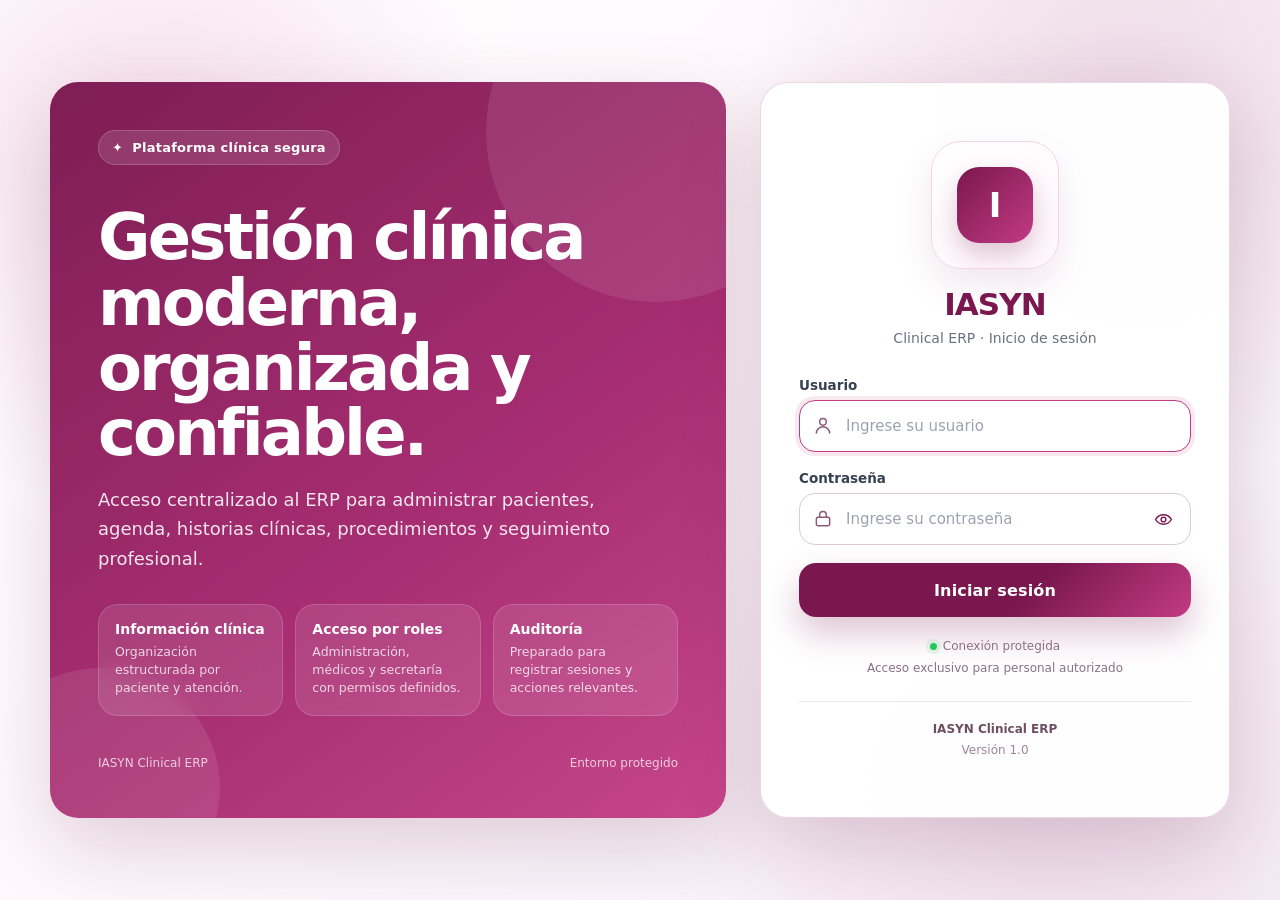
<file: configuracion.html>
<!DOCTYPE html>
<html lang="es">
<head>
  <meta charset="UTF-8" />
  <meta name="viewport" content="width=device-width, initial-scale=1.0" />
  <title>IASYN - Configuración v5.1 Clon funcional</title>

  <link href="https://cdn.jsdelivr.net/npm/bootstrap@5.3.3/dist/css/bootstrap.min.css" rel="stylesheet">
  <link href="https://cdn.jsdelivr.net/npm/bootstrap-icons@1.11.3/font/bootstrap-icons.css" rel="stylesheet">

  <style>
    :root{
      --primary:#8b1e5a;--primary2:#c23b83;--soft:#fdf2f8;--bg:#f8fafc;--text:#1f2937;--muted:#6b7280;--line:#e5e7eb;--card:#fff;--ok:#16a34a;--warn:#f59e0b;--danger:#dc2626;--blue:#2563eb;
    }
    *{box-sizing:border-box}
    body{margin:0;font-family:system-ui,-apple-system,BlinkMacSystemFont,"Segoe UI",sans-serif;background:var(--bg);color:var(--text)}
    .app{display:flex;min-height:100vh}
    .sidebar{width:260px;background:linear-gradient(180deg,#7a174f,#a3256c);color:#fff;position:fixed;inset:0 auto 0 0;padding:22px 16px;overflow:auto;z-index:20}
    .brand{display:flex;gap:12px;align-items:center;margin-bottom:22px}.brand-logo{width:46px;height:46px;border-radius:16px;background:#fff;color:var(--primary);display:grid;place-items:center;font-weight:900}.brand h1{font-size:18px;margin:0;font-weight:900;line-height:1.1}.brand small{opacity:.85}
    .menu-title{font-size:11px;text-transform:uppercase;letter-spacing:.08em;opacity:.7;font-weight:800;margin:18px 10px 8px}
    .menu a,.menu button{width:100%;border:0;background:transparent;color:#fff;display:flex;gap:10px;align-items:center;padding:11px 12px;border-radius:14px;font-weight:750;text-align:left;margin-bottom:5px;text-decoration:none}
    .menu a:hover,.menu button:hover,.menu a.active{background:rgba(255,255,255,.16);color:#fff}
    .main{margin-left:260px;width:calc(100% - 260px);min-height:100vh;padding:22px;overflow-x:hidden}.mobile-menu{display:none}
    .demo-banner{background:#111827;color:#fff;border-radius:18px;padding:12px 16px;margin-bottom:16px;display:flex;justify-content:space-between;gap:12px;align-items:center}.demo-banner b{color:#fbbf24}
    .topbar{display:flex;justify-content:space-between;gap:14px;align-items:center;margin-bottom:16px}.topbar h2{margin:0;font-weight:900}.topbar p{margin:3px 0 0;color:var(--muted)}
    .cardx{background:var(--card);border:1px solid var(--line);border-radius:22px;box-shadow:0 10px 30px rgba(15,23,42,.06)}
    .btn-auro{background:linear-gradient(135deg,var(--primary),var(--primary2));color:#fff;border:0;border-radius:14px;padding:10px 14px;font-weight:800;box-shadow:0 14px 30px rgba(139,30,90,.22)}
    .btn-soft{background:var(--soft);color:var(--primary);border:1px solid #fbcfe8;border-radius:14px;padding:10px 14px;font-weight:800}.btn-line{background:#fff;color:#334155;border:1px solid var(--line);border-radius:14px;padding:10px 14px;font-weight:800}.btn-danger-soft{background:#fff1f2;color:#be123c;border:1px solid #fecdd3;border-radius:14px;padding:10px 14px;font-weight:800}
    .form-control,.form-select{border-radius:14px;padding:10px 12px}.section-head{display:flex;justify-content:space-between;gap:12px;align-items:flex-start;margin-bottom:16px}.section-head h4{margin:0;font-weight:900}.section-head p{margin:3px 0 0;color:var(--muted)}
    .premium-hero{background:radial-gradient(circle at top right,rgba(194,59,131,.13),transparent 34%),linear-gradient(135deg,#fff,#fff7fb 55%,#fdf2f8);border:1px solid #f6cfe2;border-radius:24px;padding:18px;margin-bottom:16px;box-shadow:0 18px 45px rgba(139,30,90,.08)}.premium-hero h4{margin:0;font-weight:950}.premium-hero p{margin:6px 0 0;color:var(--muted)}
    .config-tabs{display:flex;gap:8px;flex-wrap:wrap;margin-bottom:16px}.config-tab{border:1px solid #f1d4e5;background:#fff;color:#7a174f;border-radius:999px;padding:9px 13px;font-weight:900}.config-tab.active,.config-tab:hover{background:linear-gradient(135deg,var(--primary),var(--primary2));color:#fff;border-color:transparent}
    .screen{display:none}.screen.active{display:block}.stat{padding:18px;display:flex;gap:14px;align-items:center;min-height:96px}.stat-icon{width:48px;height:48px;border-radius:16px;background:var(--soft);color:var(--primary);display:grid;place-items:center;font-size:22px}.stat small{color:var(--muted);font-weight:800}.stat h3{margin:2px 0 0;font-weight:900}
    .table-modern th{font-size:12px;text-transform:uppercase;color:var(--muted);letter-spacing:.04em;border-bottom:1px solid var(--line)}.table-modern td{vertical-align:middle;border-bottom:1px solid #f1f5f9}.badgex{border-radius:999px;padding:6px 10px;font-weight:800;font-size:12px;display:inline-block}.badge-ok{background:#dcfce7;color:#166534}.badge-warn{background:#fef3c7;color:#92400e}.badge-danger{background:#fee2e2;color:#991b1b}.badge-blue{background:#dbeafe;color:#1e40af}
    .mobile-cards{display:none}.mobile-card{border:1px solid var(--line);border-radius:18px;padding:14px;background:#fff;margin-bottom:12px}.line{display:flex;justify-content:space-between;border-top:1px solid #f1f5f9;padding:8px 0;gap:12px;font-size:14px}.line span:first-child{color:var(--muted)}.line span:last-child{font-weight:700;text-align:right}
    .notice{background:#fff7ed;border:1px solid #fed7aa;color:#9a3412;border-radius:16px;padding:12px 14px;font-size:14px;font-weight:750}.readonly-pill{background:#eff6ff;border:1px solid #bfdbfe;color:#1d4ed8;border-radius:999px;padding:6px 10px;font-size:12px;font-weight:900;display:inline-flex;gap:6px;align-items:center}
    .modalx{position:fixed;inset:0;background:rgba(15,23,42,.55);z-index:100;display:none;align-items:center;justify-content:center;padding:18px}.modalx.show{display:flex}.modal-panel{background:#fff;border-radius:24px;width:min(720px,100%);max-height:90vh;overflow:auto;box-shadow:0 25px 80px rgba(15,23,42,.28)}.modal-head{background:linear-gradient(135deg,#7a174f,#c23b83);color:#fff;padding:16px 18px;display:flex;justify-content:space-between;align-items:center}.modal-head h5{margin:0;font-weight:950}.modal-bodyx{padding:18px}.modal-close{border:0;background:rgba(255,255,255,.16);color:#fff;border-radius:12px;width:36px;height:36px;font-weight:950}
    @media(max-width:980px){.sidebar{transform:translateX(-100%);transition:.25s}.sidebar.show{transform:translateX(0)}.main{margin-left:0;width:100%;padding:16px}.mobile-menu{display:inline-flex}.table-responsive{display:none}.mobile-cards{display:block}.demo-banner{display:block}.topbar{align-items:flex-start;flex-direction:column}.config-tabs{overflow-x:auto;flex-wrap:nowrap;padding-bottom:4px}.config-tab{white-space:nowrap}.modalx{align-items:flex-end;padding:12px}.modal-panel{border-radius:22px 22px 0 0}}
    @media(max-width:640px){.main{padding:12px}.topbar h2{font-size:22px}.cardx{border-radius:18px}.section-head{display:block}.section-head .btn-auro,.section-head .btn-soft{width:100%;margin-top:10px}.premium-hero{padding:15px;border-radius:20px}}
  

    /* ==========================================================
       IASYN CONFIGURACION V5.0 ULTRA PREMIUM
       SOLO VISUAL - NO MODIFICA FUNCIONES
       Escritorio + Android + iPhone
       ========================================================== */

    /* Fondo general más fino */
    body{
      background:
        radial-gradient(circle at top right, rgba(194,59,131,.075), transparent 30%),
        linear-gradient(180deg,#fff7fb 0%,#f8fafc 42%,#ffffff 100%);
    }

    /* Hero premium */
    .premium-hero{
      position:relative;
      overflow:hidden;
      padding:24px!important;
      border-radius:30px!important;
      border:1px solid #f4c7dc!important;
      background:
        radial-gradient(circle at 92% 14%, rgba(194,59,131,.18), transparent 28%),
        radial-gradient(circle at 5% 95%, rgba(139,30,90,.09), transparent 26%),
        linear-gradient(135deg,#ffffff,#fff8fc 55%,#fdf2f8)!important;
      box-shadow:0 24px 60px rgba(139,30,90,.10), inset 0 1px 0 rgba(255,255,255,.95)!important;
    }
    .premium-hero h4{
      font-size:30px!important;
      letter-spacing:-.035em!important;
      color:#111827!important;
    }
    .premium-hero p{
      font-size:15px!important;
      line-height:1.65!important;
      color:#64748b!important;
      max-width:920px;
    }
    .readonly-pill{
      background:linear-gradient(135deg,#eff6ff,#f8fbff)!important;
      border-color:#bfdbfe!important;
      box-shadow:0 10px 24px rgba(37,99,235,.06), inset 0 1px 0 rgba(255,255,255,.9)!important;
    }

    /* Tarjetas superiores */
    .stat{
      min-height:118px!important;
      border-radius:28px!important;
      background:
        radial-gradient(circle at 88% 14%, rgba(194,59,131,.10), transparent 30%),
        linear-gradient(180deg,#ffffff,#fffafd)!important;
      border:1px solid #f1d4e5!important;
      box-shadow:0 14px 38px rgba(15,23,42,.055), inset 0 1px 0 rgba(255,255,255,.95)!important;
      transition:transform .2s ease, box-shadow .2s ease, border-color .2s ease;
    }
    .stat:hover{
      transform:translateY(-3px);
      border-color:#efb9d5!important;
      box-shadow:0 24px 58px rgba(139,30,90,.13), 0 0 0 4px rgba(194,59,131,.055)!important;
    }
    .stat-icon{
      width:62px!important;
      height:62px!important;
      font-size:27px!important;
      border-radius:22px!important;
      background:linear-gradient(135deg,#fff0f7,#fdf2f8)!important;
      border:1px solid #f6cfe2!important;
      box-shadow:0 12px 26px rgba(139,30,90,.08), inset 0 1px 0 rgba(255,255,255,.9)!important;
    }
    .stat small{
      font-size:13px!important;
      letter-spacing:.01em!important;
      color:#64748b!important;
    }
    .stat h3{
      font-size:38px!important;
      line-height:1!important;
      letter-spacing:-.035em!important;
      color:#111827!important;
    }

    /* Tabs horizontales: conservar carrusel, hacerlo más premium */
    .config-tabs{
      gap:12px!important;
      margin-bottom:22px!important;
      padding:4px 2px 8px!important;
    }
    .config-tab{
      min-height:46px!important;
      padding:12px 18px!important;
      border-radius:999px!important;
      background:linear-gradient(180deg,#ffffff,#fff9fc)!important;
      border:1px solid #f1d4e5!important;
      color:#7a174f!important;
      box-shadow:0 10px 24px rgba(139,30,90,.055), inset 0 1px 0 rgba(255,255,255,.9)!important;
      transition:transform .18s ease, box-shadow .18s ease, filter .18s ease;
    }
    .config-tab:hover{
      transform:translateY(-1px);
      box-shadow:0 16px 34px rgba(139,30,90,.12),0 0 0 3px rgba(194,59,131,.08)!important;
    }
    .config-tab.active{
      background:linear-gradient(135deg,#7a174f,#c23b83 70%,#d94695)!important;
      color:#fff!important;
      border-color:transparent!important;
      box-shadow:0 16px 34px rgba(139,30,90,.22), inset 0 1px 0 rgba(255,255,255,.2)!important;
    }

    /* Cards principales */
    .cardx{
      border-radius:30px!important;
      border:1px solid #f1d4e5!important;
      box-shadow:0 20px 52px rgba(15,23,42,.065), inset 0 1px 0 rgba(255,255,255,.9)!important;
      background:linear-gradient(180deg,#ffffff,#fffefe)!important;
    }
    .section-head h4{
      font-size:31px!important;
      letter-spacing:-.035em!important;
      color:#111827!important;
    }
    .section-head p{
      font-size:15px!important;
      line-height:1.6!important;
      color:#64748b!important;
    }

    /* Botones */
    .btn-auro{
      min-height:48px!important;
      border-radius:17px!important;
      padding:12px 20px!important;
      background:linear-gradient(135deg,#7a174f,#c23b83 70%,#d94695)!important;
      box-shadow:0 16px 36px rgba(139,30,90,.24), inset 0 1px 0 rgba(255,255,255,.18)!important;
      transition:transform .18s ease, box-shadow .18s ease, filter .18s ease;
    }
    .btn-auro:hover{
      color:#fff!important;
      transform:translateY(-2px);
      filter:saturate(1.06);
      box-shadow:0 22px 44px rgba(139,30,90,.30),0 0 0 4px rgba(194,59,131,.10)!important;
    }
    .btn-soft,.btn-line,.btn-danger-soft{
      border-radius:16px!important;
      transition:transform .18s ease, box-shadow .18s ease, filter .18s ease;
    }
    .btn-soft{
      background:linear-gradient(180deg,#fff7fb,#fdf2f8)!important;
      border-color:#f4c7dc!important;
      box-shadow:0 10px 22px rgba(139,30,90,.06), inset 0 1px 0 rgba(255,255,255,.9)!important;
    }
    .btn-line{
      background:linear-gradient(180deg,#ffffff,#fff9fc)!important;
      border-color:#f1d4e5!important;
      box-shadow:0 10px 22px rgba(15,23,42,.045)!important;
    }
    .btn-soft:hover,.btn-line:hover,.btn-danger-soft:hover{
      transform:translateY(-1px);
      box-shadow:0 16px 34px rgba(139,30,90,.12),0 0 0 3px rgba(194,59,131,.075)!important;
    }

    /* Notice */
    .notice{
      border-radius:20px!important;
      padding:16px 18px!important;
      line-height:1.6!important;
      background:linear-gradient(135deg,#fff7ed,#fffaf5)!important;
      border:1px solid #fed7aa!important;
      box-shadow:0 12px 28px rgba(154,52,18,.045), inset 0 1px 0 rgba(255,255,255,.9)!important;
    }

    /* Tablas */
    .table-responsive{
      border-radius:22px!important;
      overflow:hidden!important;
      border:1px solid #f1d4e5!important;
      box-shadow:0 14px 34px rgba(15,23,42,.045)!important;
      background:#fff!important;
    }
    .table-modern{
      margin-bottom:0!important;
    }
    .table-modern th{
      font-size:11px!important;
      color:#8b1e5a!important;
      background:#fff7fb!important;
      padding:15px 14px!important;
      border-bottom:1px solid #f3d5e5!important;
    }
    .table-modern td{
      padding:18px 14px!important;
      font-size:14px!important;
      border-bottom:1px solid #f6edf3!important;
    }
    .table-modern tbody tr{
      transition:background .18s ease;
    }
    .table-modern tbody tr:hover{
      background:#fff8fc!important;
    }
    .table-modern tbody tr:last-child td{
      border-bottom:0!important;
    }
    .badgex{
      padding:8px 13px!important;
      font-size:11.5px!important;
      box-shadow:inset 0 1px 0 rgba(255,255,255,.75)!important;
    }

    /* Mobile cards */
    .mobile-card{
      border-radius:26px!important;
      padding:20px!important;
      border-color:#f1d4e5!important;
      background:
        radial-gradient(circle at 92% 10%, rgba(194,59,131,.08), transparent 30%),
        linear-gradient(180deg,#fff,#fffafd)!important;
      box-shadow:0 16px 40px rgba(15,23,42,.06), inset 0 1px 0 rgba(255,255,255,.92)!important;
    }
    .mobile-card b{
      display:block;
      font-size:21px!important;
      line-height:1.25!important;
      color:#111827!important;
      letter-spacing:-.02em!important;
      margin-bottom:8px!important;
    }
    .line{
      padding:12px 0!important;
      border-top:1px solid #f3edf2!important;
    }
    .line span:first-child{
      font-size:13px!important;
      color:#64748b!important;
      font-weight:800!important;
    }
    .line span:last-child{
      font-size:14px!important;
      color:#334155!important;
      font-weight:850!important;
    }

    /* Formularios y modales */
    .modal-panel{
      border-radius:32px!important;
      border:1px solid rgba(255,255,255,.6)!important;
      box-shadow:0 30px 90px rgba(15,23,42,.30)!important;
    }
    .modal-head{
      padding:22px 24px!important;
      background:linear-gradient(135deg,#7a174f,#c23b83 70%,#d94695)!important;
    }
    .modal-head h5{
      font-size:23px!important;
      letter-spacing:-.02em!important;
    }
    .modal-bodyx{
      padding:24px!important;
    }
    .form-control,.form-select{
      min-height:50px!important;
      border-radius:17px!important;
      border-color:#ead2df!important;
      background-color:#fff!important;
      font-size:15px!important;
    }
    .form-control:focus,.form-select:focus{
      border-color:#c23b83!important;
      box-shadow:0 0 0 .22rem rgba(194,59,131,.12)!important;
    }
    textarea.form-control{
      min-height:88px!important;
    }

    /* Responsive */
    @media(max-width:980px){
      .main{padding:16px!important;}
      .premium-hero{padding:20px!important;border-radius:26px!important;}
      .premium-hero h4{font-size:24px!important;}
      .premium-hero p{font-size:14.5px!important;}
      .stat{min-height:104px!important;border-radius:25px!important;}
      .stat-icon{width:54px!important;height:54px!important;font-size:24px!important;border-radius:19px!important;}
      .stat h3{font-size:32px!important;}
      .config-tabs{
        flex-wrap:nowrap!important;
        overflow-x:auto!important;
        -webkit-overflow-scrolling:touch!important;
        scroll-snap-type:x proximity;
        padding-bottom:10px!important;
      }
      .config-tabs::-webkit-scrollbar{height:0;}
      .config-tab{
        flex:0 0 auto!important;
        min-height:48px!important;
        font-size:14px!important;
        scroll-snap-align:start;
      }
      .section-head h4{font-size:28px!important;}
      .section-head p{font-size:15px!important;}
      .modalx{padding:12px!important;align-items:flex-end!important;}
      .modal-panel{border-radius:28px 28px 0 0!important;max-height:88vh!important;}
    }

    @media(max-width:640px){
      .main{padding:12px!important;}
      .demo-banner{border-radius:18px!important;font-size:13px!important;}
      .premium-hero{padding:17px!important;border-radius:24px!important;}
      .premium-hero h4{font-size:22px!important;}
      .readonly-pill{border-radius:16px!important;line-height:1.35!important;}
      .stat{min-height:92px!important;padding:16px!important;}
      .stat-icon{width:50px!important;height:50px!important;}
      .stat h3{font-size:29px!important;}
      .cardx{border-radius:26px!important;}
      .section-head h4{font-size:25px!important;}
      .section-head p{font-size:14.5px!important;}
      .section-head .btn-auro,.section-head .btn-soft{width:100%!important;margin-top:12px!important;}
      .btn-auro{width:100%;min-height:50px!important;font-size:16px!important;}
      .mobile-card{padding:20px!important;border-radius:25px!important;}
      .mobile-card b{font-size:22px!important;}
      .modal-bodyx{padding:20px!important;}
    }


    /* ==========================================================
       V5.2 - MICROAJUSTE PROPORCIONAL SOLO ESCRITORIO
       Objetivo: equilibrar Configuración en desktop.
       No toca móvil, JS, Apps Script, guardado ni base de datos.
       ========================================================== */
    @media (min-width:1024px){
      .main{
        padding:20px!important;
      }

      .demo-banner{
        padding:10px 14px!important;
        margin-bottom:13px!important;
        border-radius:16px!important;
        font-size:13.5px!important;
      }

      .topbar{
        margin-bottom:13px!important;
      }
      .topbar h2{
        font-size:27px!important;
        letter-spacing:-.025em!important;
      }
      .topbar p{
        font-size:14px!important;
      }

      .premium-hero{
        padding:18px 20px!important;
        border-radius:24px!important;
        margin-bottom:14px!important;
        box-shadow:0 18px 44px rgba(139,30,90,.085), inset 0 1px 0 rgba(255,255,255,.95)!important;
      }
      .premium-hero h4{
        font-size:24px!important;
        line-height:1.15!important;
      }
      .premium-hero p{
        font-size:14.5px!important;
        line-height:1.48!important;
      }
      .readonly-pill{
        font-size:12.5px!important;
        padding:6px 10px!important;
      }

      .row.g-3.mb-4{
        margin-bottom:18px!important;
      }
      .stat{
        min-height:96px!important;
        padding:15px 16px!important;
        gap:12px!important;
        border-radius:22px!important;
        box-shadow:0 12px 30px rgba(15,23,42,.05), inset 0 1px 0 rgba(255,255,255,.95)!important;
      }
      .stat:hover{
        transform:translateY(-2px)!important;
      }
      .stat-icon{
        width:50px!important;
        height:50px!important;
        font-size:22px!important;
        border-radius:18px!important;
      }
      .stat small{
        font-size:12.8px!important;
      }
      .stat h3{
        font-size:30px!important;
        line-height:1!important;
      }

      .config-tabs{
        gap:9px!important;
        margin-bottom:17px!important;
        padding:2px 1px 5px!important;
      }
      .config-tab{
        min-height:40px!important;
        padding:9px 14px!important;
        font-size:13.5px!important;
      }

      .cardx{
        border-radius:24px!important;
        box-shadow:0 16px 40px rgba(15,23,42,.055), inset 0 1px 0 rgba(255,255,255,.9)!important;
      }
      .cardx.p-4{
        padding:20px!important;
      }

      .section-head{
        margin-bottom:14px!important;
      }
      .section-head h4{
        font-size:25px!important;
        line-height:1.15!important;
      }
      .section-head p{
        font-size:14.5px!important;
        line-height:1.45!important;
      }

      .notice{
        padding:13px 15px!important;
        border-radius:17px!important;
        font-size:14px!important;
        line-height:1.5!important;
      }

      .table-responsive{
        border-radius:18px!important;
        box-shadow:0 12px 28px rgba(15,23,42,.04)!important;
      }
      .table-modern th{
        font-size:11.2px!important;
        padding:12px 12px!important;
      }
      .table-modern td{
        font-size:14.2px!important;
        padding:13px 12px!important;
      }
      .badgex{
        padding:6.5px 11px!important;
        font-size:11.5px!important;
      }

      .btn-auro,
      .btn-soft,
      .btn-line,
      .btn-danger-soft{
        min-height:42px!important;
        padding:9px 14px!important;
        border-radius:15px!important;
        font-size:14px!important;
      }

      .form-label{
        font-size:14.5px!important;
      }
      .text-muted.small,
      small.text-muted{
        font-size:12.5px!important;
      }
      .form-control,
      .form-select{
        min-height:44px!important;
        border-radius:15px!important;
        font-size:14.5px!important;
        padding:9px 12px!important;
      }
      textarea.form-control{
        min-height:80px!important;
      }

      .modal-panel{
        border-radius:26px!important;
      }
      .modal-head{
        padding:17px 20px!important;
      }
      .modal-head h5{
        font-size:20px!important;
      }
      .modal-bodyx{
        padding:20px!important;
      }
    }


/* IASYN - SEGURIDAD Y ACCESOS / FASE 1 VISUAL */
.security-subtabs{display:flex;gap:10px;flex-wrap:wrap;margin-bottom:18px}
.security-subtab{border:1px solid #f1d4e5;background:linear-gradient(180deg,#fff,#fff8fc);color:#7a174f;border-radius:999px;padding:10px 16px;font-weight:900;transition:.18s}
.security-subtab:hover{transform:translateY(-1px);box-shadow:0 12px 28px rgba(139,30,90,.12)}
.security-subtab.active{color:#fff;border-color:transparent;background:linear-gradient(135deg,#7a174f,#c23b83 70%,#d94695);box-shadow:0 14px 30px rgba(139,30,90,.22)}
.security-panel{display:none}.security-panel.active{display:block}
.security-summary{display:grid;grid-template-columns:repeat(4,minmax(0,1fr));gap:12px;margin-bottom:18px}
.security-summary-card{border:1px solid #f1d4e5;border-radius:18px;background:linear-gradient(180deg,#fff,#fffafd);padding:12px 14px;min-height:82px;display:flex;flex-direction:column;justify-content:center;box-shadow:0 10px 26px rgba(15,23,42,.045)}
.security-summary-card small{display:block;color:#64748b;font-weight:800;margin-bottom:4px}
.security-summary-card strong{font-size:23px;color:#111827;letter-spacing:-.03em;line-height:1}
.security-empty{padding:28px 18px;text-align:center;color:#64748b;font-weight:700}
.security-empty i{display:block;color:#c23b83;font-size:32px;margin-bottom:8px}
@media(max-width:980px){.security-subtabs{flex-wrap:nowrap;overflow-x:auto;-webkit-overflow-scrolling:touch;padding-bottom:5px}.security-subtab{flex:0 0 auto}.security-summary{grid-template-columns:repeat(2,minmax(0,1fr))}}
@media(max-width:560px){.security-summary{grid-template-columns:1fr}}


/* IASYN FASE 1 - CONTRASEÑAS Y PERMISOS */
.auro-password-wrap{position:relative}
.auro-password-wrap .form-control{padding-right:50px!important}
.auro-password-eye{
  position:absolute;right:7px;top:50%;transform:translateY(-50%);
  width:38px;height:38px;border:0;border-radius:12px;
  background:#fff7fb;color:#8b1e5a;display:grid;place-items:center;
  z-index:4;cursor:pointer
}
.auro-password-eye:hover{background:#fce7f3}
.auro-permissions{
  border:1px solid #f1d4e5;border-radius:20px;padding:15px;
  background:linear-gradient(180deg,#fff,#fffafd)
}
.auro-permissions-grid{
  display:grid;grid-template-columns:repeat(2,minmax(0,1fr));gap:9px
}
.auro-permission-item{
  display:flex;align-items:flex-start;gap:9px;padding:10px 11px;
  border:1px solid #f1e2ea;border-radius:14px;background:#fff
}
.auro-permission-item input{margin-top:3px}
.auro-permission-item strong{display:block;font-size:14px;color:#334155}
.auro-permission-item small{display:block;color:#64748b;line-height:1.35}
@media(max-width:640px){.auro-permissions-grid{grid-template-columns:1fr}}



    /* IASYN - Identidad de sesión visual equivalente al Index */
    .auro-session-actions{
      display:flex;align-items:center;justify-content:flex-end;
      gap:10px;flex-wrap:wrap;
    }
    .auro-session-card{
      background:white;border:1px solid var(--line);
      padding:10px 14px;border-radius:18px;
      display:flex;align-items:center;gap:10px;
      box-shadow:0 8px 24px rgba(15,23,42,.06);
      white-space:nowrap;min-width:260px;max-width:360px;
    }
    .auro-session-avatar{
      width:38px;height:38px;flex:0 0 38px;border-radius:50%;
      background:var(--soft);color:var(--primary);
      display:grid;place-items:center;font-weight:800;font-size:12px;
    }
    .auro-session-data{min-width:0;flex:1 1 auto;line-height:1.2}
    .auro-session-name,.auro-session-role{
      display:block;max-width:220px;overflow:hidden;
      text-overflow:ellipsis;white-space:nowrap;
    }
    .auro-session-name{color:#111827;font-size:13px;font-weight:850}
    .auro-session-role{
      margin-top:2px;color:var(--muted);font-size:11px;font-weight:700
    }
    .auro-session-logout{
      width:38px;height:38px;flex:0 0 38px;
      border:1px solid #ead5e2;border-radius:13px;
      display:grid;place-items:center;background:#fff7fb;
      color:var(--primary);cursor:pointer;transition:.18s ease;padding:0;
    }
    .auro-session-logout:hover{
      background:var(--soft);transform:translateY(-1px)
    }
    @media(max-width:980px){
      .auro-session-actions{width:100%;justify-content:flex-start}
      .auro-session-card{width:100%;min-width:0;max-width:none}
      .auro-session-name,.auro-session-role{max-width:none}
    }

</style>
</head>
<body style="visibility:hidden;">
<div class="app">
  <aside class="sidebar" id="sidebar">
    <div class="brand"><div class="brand-logo">I</div><div><h1>IASYN</h1><small>Configuración</small></div></div>
    <div class="menu">
      <div class="menu-title">Gestión</div>
      <a href="secretaria.html"><i class="bi bi-speedometer2"></i> Dashboard</a>
      <a href="secretaria.html#disponibilidad"><i class="bi bi-calendar-plus"></i> Disponibilidad</a>
      <a href="secretaria.html#agenda"><i class="bi bi-calendar-check"></i> Agenda interna</a>
      <a href="secretaria.html#pacientes"><i class="bi bi-people"></i> Pacientes básicos</a>
      <a href="secretaria.html#whatsapp"><i class="bi bi-whatsapp"></i> WhatsApp</a>
      <div class="menu-title">Sistema</div>
      <a class="active" href="configuracion.html"><i class="bi bi-gear"></i> Configuración</a>
      <a href="secretaria.html" onclick="if(document.referrer && document.referrer.includes('secretaria.html')){history.back();return false;}"><i class="bi bi-arrow-left-circle"></i> Volver a Secretaría</a>
    </div>
  </aside>

  <main class="main">
    <div class="demo-banner"><div><b>ENTORNO DEMO</b> — Configuración del sistema de agendamiento. No usar con pacientes reales.</div><small>Conectado a IASYN ERP 2026</small></div>
    <div class="topbar">
      <div><button class="btn-soft mobile-menu mb-2" onclick="toggleSidebar()"><i class="bi bi-list"></i> Menú</button><h2>Configuración del sistema</h2><p>Parámetros para vender el agendamiento a médicos o centros médicos.</p></div>
      <div class="auro-session-actions">
        <div id="cfgSesionCard" class="auro-session-card" aria-label="Usuario conectado">
          <div id="cfgSesionAvatar" class="auro-session-avatar">AU</div>
          <div class="auro-session-data">
            <b id="cfgSesionNombre" class="auro-session-name">Usuario autorizado</b>
            <small id="cfgSesionRol" class="auro-session-role">Sesión activa</small>
          </div>
          <button id="cfgCerrarSesion" class="auro-session-logout" type="button" title="Cerrar sesión" aria-label="Cerrar sesión">
            <i class="bi bi-box-arrow-right"></i>
          </button>
        </div>
        <button id="btnRefrescarConfig" class="btn-line" onclick="refrescarDemo()"><i class="bi bi-arrow-clockwise"></i> <span>Actualizar vista</span></button>
      </div>
    </div>

    <div class="premium-hero">
      <h4><i class="bi bi-gear-fill me-2"></i> Panel de configuración inicial</h4>
      <p>Módulo conectado para médicos, servicios, plantillas de horario y datos institucionales seguros desde Google Sheets.</p>
      <div class="mt-3"><span class="readonly-pill"><i class="bi bi-shield-check"></i> Médicos, Servicios, Médico-Servicios y Plantillas de horario conectados a Apps Script</span></div>
    </div>

    <div class="row g-3 mb-4">
      <div class="col-md-3"><div class="cardx stat"><div class="stat-icon"><i class="bi bi-person-badge"></i></div><div><small>Médicos</small><h3 id="stMedicos">3</h3></div></div></div>
      <div class="col-md-3"><div class="cardx stat"><div class="stat-icon"><i class="bi bi-heart-pulse"></i></div><div><small>Servicios</small><h3 id="stServicios">0</h3></div></div></div>
      <div class="col-md-3"><div class="cardx stat"><div class="stat-icon"><i class="bi bi-clock-history"></i></div><div><small>Plantillas</small><h3 id="stPlantillas">7</h3></div></div></div>
      <div class="col-md-3"><div class="cardx stat"><div class="stat-icon"><i class="bi bi-building"></i></div><div><small>Centro</small><h3>DEMO</h3></div></div></div>
    </div>

    <div class="config-tabs">
      <button class="config-tab active" data-config-target="medicos" data-permiso="configuracion_medicos" onclick="showConfig('medicos',this)"><i class="bi bi-person-badge me-1"></i> Médicos</button>
      <button class="config-tab" data-config-target="servicios" data-permiso="configuracion_servicios" onclick="showConfig('servicios',this)"><i class="bi bi-heart-pulse me-1"></i> Servicios</button>
      <button class="config-tab" data-config-target="horarios" data-permiso="configuracion_horarios" onclick="showConfig('horarios',this)"><i class="bi bi-clock me-1"></i> Horarios rápidos</button>
      <button class="config-tab" data-config-target="centro" data-permiso="configuracion_centro" onclick="showConfig('centro',this)"><i class="bi bi-building me-1"></i> Datos del centro</button>
      <button class="config-tab" data-config-target="finanzas" data-permiso="configuracion_finanzas" onclick="showConfig('finanzas',this)"><i class="bi bi-cash-coin me-1"></i> Finanzas</button>
      <button class="config-tab" data-config-target="seguridadAccesos" data-permiso-cualquiera="configuracion_seguridad,usuarios,bitacora" onclick="showConfig('seguridadAccesos',this)"><i class="bi bi-shield-lock me-1"></i> Seguridad</button>
    </div>

    <section class="screen active" id="medicos" data-permiso="configuracion_medicos">
      <div class="cardx p-4">
        <div class="section-head"><div><h4>Gestión de médicos</h4><p>Profesionales que aparecerán en disponibilidad y formulario de citas.</p></div><button class="btn-auro" onclick="abrirModal('medico')"><i class="bi bi-plus-circle me-1"></i> Nuevo médico</button></div>
        <div class="notice mb-3"><i class="bi bi-info-circle me-1"></i> Médicos conectado a Apps Script. Puede crear, editar y asignar servicios a cada profesional.</div>
        <div class="table-responsive"><table class="table table-modern"><thead><tr><th>Código</th><th>Médico</th><th>Especialidad</th><th>Teléfono</th><th>Estado</th><th>Acción</th></tr></thead><tbody id="medicosBody"></tbody></table></div>
        <div id="medicosMobile" class="mobile-cards"></div>
      </div>
    </section>

    <section class="screen" id="servicios" data-permiso="configuracion_servicios">
      <div class="cardx p-4">
        <div class="section-head"><div><h4>Servicios de agendamiento</h4><p>Servicios que puede seleccionar el paciente o secretaría.</p></div><button class="btn-auro" onclick="abrirModal('servicio')"><i class="bi bi-plus-circle me-1"></i> Nuevo servicio</button></div>
        <div class="notice mb-3"><i class="bi bi-info-circle me-1"></i> Servicios conectado a Apps Script. Puede crear y editar servicios en la hoja <b>servicios</b>.</div>
        <div class="table-responsive"><table class="table table-modern"><thead><tr><th>Servicio</th><th>Especialidad</th><th>Duración</th><th>Precio</th><th>Estado</th><th>Acción</th></tr></thead><tbody id="serviciosBody"></tbody></table></div>
        <div id="serviciosMobile" class="mobile-cards"></div>
      </div>
    </section>

    <section class="screen" id="horarios" data-permiso="configuracion_horarios">
      <div class="cardx p-4">
        <div class="section-head"><div><h4>Plantillas de horario rápido</h4><p>Bloques reutilizables para crear disponibilidad sin escribir todo manualmente.</p></div><button class="btn-auro" onclick="abrirModalHorario('')"><i class="bi bi-plus-circle me-1"></i> Nueva plantilla</button></div>
        <div class="table-responsive"><table class="table table-modern"><thead><tr><th>Plantilla</th><th>Horario</th><th>Intervalo</th><th>Tipo</th><th>Días</th><th>Estado</th><th>Acción</th></tr></thead><tbody id="horariosBody"></tbody></table></div>
        <div id="horariosMobile" class="mobile-cards"></div>
      </div>
    </section>

    <section class="screen" id="centro" data-permiso="configuracion_centro">
      <div class="cardx p-4">
        <div class="section-head">
          <div>
            <h4>Datos del centro médico</h4>
            <p>Información institucional segura para personalizar el ERP sin tocar citas, disponibilidad ni pacientes.</p>
          </div>
          <button id="btnGuardarCentro" class="btn-auro" onclick="guardarConfiguracionCentro()"><i class="bi bi-save me-1"></i> Guardar configuración</button>
        </div>

        <div id="centroMsg" class="notice mb-3"><i class="bi bi-info-circle me-1"></i> Cargando datos institucionales...</div>

        <div class="row g-3">
          <div class="col-md-6">
            <label class="form-label fw-bold">Nombre del centro</label>
            <input id="cfgNombreClinica" class="form-control" placeholder="Ej. IASYN">
            <div class="text-muted small mt-1">Se usa como nombre visible institucional del sistema.</div>
          </div>
          <div class="col-md-6">
            <label class="form-label fw-bold">WhatsApp principal</label>
            <input id="cfgWhatsappClinica" class="form-control" placeholder="Ej. 0999999999">
            <div class="text-muted small mt-1">Número oficial del centro. No reemplaza los WhatsApp de pacientes.</div>
          </div>
          <div class="col-md-6">
            <label class="form-label fw-bold">Correo institucional</label>
            <input id="cfgEmailClinica" class="form-control" placeholder="correo@centro.com">
          </div>
          <div class="col-md-6">
            <label class="form-label fw-bold">Dirección</label>
            <input id="cfgDireccionClinica" class="form-control" placeholder="Dirección del consultorio">
          </div>
          <div class="col-md-6">
            <label class="form-label fw-bold" for="cfgCiudadClinica">Ciudad del centro</label>
            <input id="cfgCiudadClinica" class="form-control" placeholder="Ej. Guayaquil" autocomplete="address-level2" disabled>
            <div class="text-muted small mt-1">Campo preparado para conectar su carga y guardado en config-centro.js.</div>
          </div>
          <div class="col-md-8">
            <label class="form-label fw-bold">Logo URL</label>
            <input id="cfgLogoUrl" class="form-control" placeholder="Pegue aquí el enlace público del logo propio del centro en Drive" oninput="actualizarPreviewLogoCentro()">
            <div class="text-muted small mt-1">Recomendado: PNG transparente 600 × 600 px. Use únicamente un logo propio de esta instalación.</div>

            <div class="mt-3">
              <label class="form-label fw-bold">Subir logo desde este equipo</label>
              <input id="cfgLogoFile" type="file" class="form-control" accept="image/png,image/jpeg,image/jpg,image/webp">
              <div id="cfgLogoFileStatus" class="text-muted small mt-1">Seleccione un archivo PNG, JPG o WEBP menor a 2 MB. Se subirá al guardar configuración.</div>
            </div>
          </div>
          <div class="col-md-4">
            <label class="form-label fw-bold">Vista previa</label>
            <div style="height:112px;border:1px solid #f1d4e5;border-radius:18px;background:#fff7fb;display:grid;place-items:center;overflow:hidden">
              <img id="cfgLogoPreview" alt="Logo" style="max-width:92px;max-height:92px;display:none;border-radius:16px">
              <div id="cfgLogoFallback" style="width:72px;height:72px;border-radius:22px;background:linear-gradient(135deg,#8b1e5a,#c23b83);color:#fff;display:grid;place-items:center;font-weight:950;font-size:28px">A</div>
            </div>
          </div>

          <div class="col-md-4">
            <label class="form-label fw-bold">Color principal</label>
            <input id="cfgColorPrincipal" type="color" class="form-control form-control-color" value="#8b1e5a" disabled>
            <div class="text-muted small mt-1">Bloqueado por seguridad visual.</div>
          </div>
          <div class="col-md-4">
            <label class="form-label fw-bold">Color secundario</label>
            <input id="cfgColorSecundario" type="color" class="form-control form-control-color" value="#c23b83" disabled>
            <div class="text-muted small mt-1">Bloqueado por seguridad visual.</div>
          </div>
          <div class="col-md-4">
            <label class="form-label fw-bold">Modo sistema</label>
            <input id="cfgModoSistema" class="form-control" value="DEMO" disabled>
            <div class="text-muted small mt-1">No editable para proteger el entorno.</div>
          </div>

          <div class="col-12">
            <div class="notice"><b>Modo seguro:</b> solo se guardan nombre, WhatsApp, correo, dirección y logo URL. Colores y modo del sistema quedan bloqueados para no afectar el diseño premium ni el ERP global.</div>
          </div>
        </div>
      </div>

</section>

<!-- ==========================================================
     IASYN FINANZAS - CONFIGURACIÓN FASE 3
     Panel aislado. No guarda por navegación.
     La lógica vive exclusivamente en config-finanzas.js.
     ========================================================== -->
<style id="auroFinanzasPremiumResponsive">
  /* IASYN FINANZAS — cierre visual premium, aislado y responsive */
  #finanzas .fin-actions{display:inline-flex;gap:5px;justify-content:flex-end;align-items:center;flex-wrap:nowrap;white-space:nowrap;min-width:100px}
  #finanzas .fin-actions .btn{width:30px;min-width:30px;max-width:30px;height:30px;min-height:30px;padding:0;border-radius:9px;display:inline-flex;align-items:center;justify-content:center;flex:0 0 30px}
  #finanzas .table-modern th:last-child,#finanzas .table-modern td:last-child{min-width:112px;width:112px;white-space:nowrap}
  #finanzas .fin-base-box{display:flex;gap:12px;align-items:center;justify-content:space-between;flex-wrap:wrap;background:#f8fafc;border:1px solid #e2e8f0;border-radius:16px;padding:12px 14px;margin-bottom:14px}
  #finanzas .fin-base-box small{color:#64748b;font-weight:650;line-height:1.4}
  #finanzas .fin-mobile-list{display:none}
  #finanzas .fin-mobile-card{border:1px solid #e2e8f0;border-radius:18px;background:#fff;padding:14px;margin-bottom:12px;box-shadow:0 8px 24px rgba(15,23,42,.05)}
  #finanzas .fin-mobile-title{display:flex;align-items:flex-start;justify-content:space-between;gap:12px;margin-bottom:8px}
  #finanzas .fin-mobile-title strong{font-size:15px;color:#0f172a}
  #finanzas .fin-mobile-grid{display:grid;grid-template-columns:1fr 1fr;gap:7px 12px;font-size:13px}
  #finanzas .fin-mobile-grid span{color:#64748b}.fin-mobile-grid b{color:#0f172a;text-align:right}
  #finanzas .fin-mobile-actions{display:flex;gap:8px;flex-wrap:wrap;margin-top:12px;padding-top:10px;border-top:1px solid #f1f5f9}
  #finanzas .fin-mobile-actions button{flex:1 1 95px;min-height:38px;border-radius:11px}
  #finanzas .fin-state-active{background:#dcfce7;color:#166534;border-radius:999px;padding:4px 9px;font-size:11px;font-weight:900;white-space:nowrap}
  #finanzas .fin-state-inactive{background:#f1f5f9;color:#475569;border-radius:999px;padding:4px 9px;font-size:11px;font-weight:900;white-space:nowrap}

  /* IASYN 2026-08-18 — recuperación quirúrgica del resumen financiero */
  #finanzas .fin-summary-grid{display:grid;grid-template-columns:repeat(4,minmax(0,1fr));gap:12px}
  #finanzas .fin-summary-card{border:1px solid #e2e8f0;border-radius:18px;background:#fff;padding:14px;min-height:92px;box-shadow:0 8px 24px rgba(15,23,42,.045)}
  #finanzas .fin-summary-card small{display:block;color:#64748b;font-weight:800;margin-bottom:6px}
  #finanzas .fin-summary-card strong{font-size:23px;color:#0f172a;letter-spacing:-.02em}
  #finanzas .fin-result-ok{background:#f0fdf4;border-color:#bbf7d0}
  #finanzas .fin-result-ok strong{color:#166534}
  #finanzas .fin-result-bad{background:#fff1f2;border-color:#fecdd3}
  #finanzas .fin-result-bad strong{color:#be123c}
  #finanzas .fin-result-neutral{background:#f8fafc}

  @media(max-width:980px){
    #finanzas .table-responsive{display:none!important}
    #finanzas .fin-mobile-list{display:block!important}
    #finanzas .cardx{padding:16px!important}
    #finanzas .row.g-3>[class*="col-"]{width:100%}
    #finanzas .fin-base-box .btn-line{width:100%;justify-content:center}
    #finanzas .fin-summary-grid{grid-template-columns:repeat(2,minmax(0,1fr))}
  }
  @media(max-width:520px){
    #finanzas .fin-mobile-grid{grid-template-columns:1fr}
    #finanzas .fin-mobile-grid b{text-align:left;margin-top:-4px}
    #finanzas .fin-mobile-actions button{flex:1 1 100%}
    #finanzas .fin-summary-grid{grid-template-columns:1fr}
  }
</style>
<section class="screen" id="finanzas" data-permiso="configuracion_finanzas">
  <div class="cardx p-4 mb-4">
    <div class="section-head">
      <div>
        <h4>Configuración financiera</h4>
        <p>Parámetros económicos del centro. Esta configuración es independiente de médicos, servicios, datos institucionales y módulos clínicos.</p>
      </div>
      <button id="btnGuardarConfigFinanzas" type="button" class="btn-auro">
        <i class="bi bi-save me-1"></i> Guardar parámetros
      </button>
    </div>

    <div id="finanzasConfigMsg" class="notice mb-3">
      <i class="bi bi-info-circle me-1"></i> Los parámetros financieros se cargan únicamente al ingresar a esta sección.
    </div>

    <div class="row g-3">
      <div class="col-md-3">
        <label class="form-label fw-bold">Moneda</label>
        <select id="cfgFinMoneda" class="form-select">
          <option value="USD">USD - Dólar estadounidense</option>
        </select>
      </div>
      <div class="col-md-3">
        <label class="form-label fw-bold">Meta mensual</label>
        <input id="cfgFinMetaMensual" type="number" min="0" step="0.01" class="form-control" placeholder="0.00">
      </div>
      <div class="col-md-3">
        <label class="form-label fw-bold">Horas facturables / mes</label>
        <input id="cfgFinHorasFacturables" type="number" min="0" step="0.01" class="form-control" placeholder="0">
      </div>
      <div class="col-md-3">
        <label class="form-label fw-bold">Margen mínimo (%)</label>
        <input id="cfgFinMargenMinimo" type="number" min="0" max="100" step="0.01" class="form-control" placeholder="0">
      </div>
      <div class="col-md-3">
        <label class="form-label fw-bold">Referido predeterminado (%)</label>
        <input id="cfgFinPorcentajeReferido" type="number" min="0" max="100" step="0.01" class="form-control" placeholder="0">
      </div>
      <div class="col-md-3">
        <label class="form-label fw-bold">Vencimiento de cartera (días)</label>
        <input id="cfgFinDiasCartera" type="number" min="0" step="1" class="form-control" placeholder="0">
      </div>
      <div class="col-12">
        <div class="notice"><b>Guardado independiente:</b> estos parámetros se guardan únicamente en configuración financiera y no modifican Datos del centro, Médicos, Servicios, Seguridad ni información clínica.</div>
      </div>
    </div>
  </div>

  <div class="cardx p-4">
    <div class="section-head">
      <div>
        <h4>Gastos fijos</h4>
        <p>Registre gastos recurrentes para futuras métricas de rentabilidad. No generan movimientos clínicos ni cobros al paciente.</p>
      </div>
    </div>

    <div class="fin-base-box">
      <small><b>Plantilla base IASYN:</b> carga únicamente los gastos faltantes del modelo financiero aprobado. No sobrescribe registros existentes y usa la Fecha inicio seleccionada.</small>
      <button id="btnCargarBaseGastosFinanzas" type="button" class="btn-line"><i class="bi bi-magic me-1"></i> Cargar gastos base</button>
    </div>

    <div id="finanzasGastosMsg" class="notice mb-3">
      <i class="bi bi-info-circle me-1"></i> Cargando gastos fijos...
    </div>

    <input id="finGastoId" type="hidden">
    <div class="row g-3 mb-3">
      <div class="col-md-4">
        <label class="form-label fw-bold">Nombre del gasto</label>
        <select id="finGastoNombre" class="form-select">
          <option value="">Seleccione gasto...</option>
          <option value="Alquiler">Alquiler</option>
          <option value="Luz">Luz</option>
          <option value="Agua">Agua</option>
          <option value="Internet">Internet</option>
          <option value="Mantenimiento aire acondicionado">Mantenimiento aire acondicionado</option>
          <option value="Permiso de funcionamiento ACESS">Permiso de funcionamiento ACESS</option>
          <option value="Permiso de Bomberos">Permiso de Bomberos</option>
          <option value="Patente">Patente</option>
          <option value="Tasa de Habilitación">Tasa de Habilitación</option>
          <option value="Publicidad">Publicidad</option>
          <option value="Contabilidad">Contabilidad</option>
          <option value="Limpieza e insumos">Limpieza e insumos</option>
          <option value="Mantenimiento de equipos">Mantenimiento de equipos</option>
          <option value="Depreciación de equipos">Depreciación de equipos</option>
          <option value="__OTRO__">Otro</option>
        </select>
        <input id="finGastoNombreOtro" class="form-control mt-2 d-none" placeholder="Escriba el nombre del gasto">
      </div>
      <div class="col-md-4">
        <label class="form-label fw-bold">Categoría</label>
        <select id="finGastoCategoria" class="form-select">
          <option value="">Seleccione categoría...</option>
          <option value="Infraestructura">Infraestructura</option>
          <option value="Servicios básicos">Servicios básicos</option>
          <option value="Mantenimiento">Mantenimiento</option>
          <option value="Permisos e impuestos">Permisos e impuestos</option>
          <option value="Marketing/Publicidad">Marketing/Publicidad</option>
          <option value="Administración">Administración</option>
          <option value="Limpieza e insumos">Limpieza e insumos</option>
          <option value="Equipos/Depreciación">Equipos/Depreciación</option>
          <option value="__OTRO__">Otro</option>
        </select>
        <input id="finGastoCategoriaOtro" class="form-control mt-2 d-none" placeholder="Escriba la categoría">
      </div>
      <div class="col-md-2">
        <label class="form-label fw-bold">Valor</label>
        <input id="finGastoValor" type="number" min="0" step="0.01" class="form-control" placeholder="0.00">
      </div>
      <div class="col-md-2">
        <label class="form-label fw-bold">Periodicidad</label>
        <select id="finGastoPeriodicidad" class="form-select">
          <option value="Mensual">Mensual</option>
          <option value="Semanal">Semanal</option>
          <option value="Quincenal">Quincenal</option>
          <option value="Trimestral">Trimestral</option>
          <option value="Semestral">Semestral</option>
          <option value="Anual">Anual</option>
        </select>
      </div>
      <div class="col-md-4">
        <label class="form-label fw-bold">Valor mensual prorrateado</label>
        <input id="finGastoValorMensual" class="form-control" readonly placeholder="0.00">
      </div>
      <div class="col-md-4">
        <label class="form-label fw-bold">Fecha inicio *</label>
        <input id="finGastoFechaInicio" type="date" class="form-control" required>
      </div>
      <div class="col-md-4">
        <label class="form-label fw-bold">Fecha fin (opcional)</label>
        <input id="finGastoFechaFin" type="date" class="form-control">
      </div>
      <div class="col-12">
        <label class="form-label fw-bold">Observaciones</label>
        <textarea id="finGastoObservaciones" class="form-control" rows="2" placeholder="Observación opcional"></textarea>
      </div>
      <div class="col-12 d-flex gap-2 flex-wrap">
        <button id="btnGuardarGastoFinanzas" type="button" class="btn-auro"><i class="bi bi-save me-1"></i> Guardar gasto</button>
        <button id="btnLimpiarGastoFinanzas" type="button" class="btn-line"><i class="bi bi-eraser me-1"></i> Limpiar</button>
      </div>
    </div>

    <div class="table-responsive">
      <table class="table table-modern">
        <thead><tr><th>Gasto</th><th>Categoría</th><th>Valor</th><th>Periodicidad</th><th>Mensual</th><th>Desde</th><th>Hasta</th><th>Estado</th><th>Acción</th></tr></thead>
        <tbody id="finGastosTbody">
          <tr><td colspan="9" class="text-center text-muted py-3">Sin gastos fijos cargados.</td></tr>
        </tbody>
      </table>
    </div>
    <div id="finGastosMobile" class="fin-mobile-list" aria-live="polite"></div>
  </div>


  <!-- ==========================================================
       IASYN FINANZAS — RESULTADO MENSUAL RECUPERADO 2026-08-18
       Bloque exclusivamente de lectura. No altera Caja ni guardadores.
       ========================================================== -->
  <div class="cardx p-4 mt-4">
    <div class="section-head">
      <div>
        <h4>Resultado mensual</h4>
        <p>Resumen gerencial del período basado en ingresos realmente cobrados y costos configurados o registrados.</p>
      </div>
      <div class="d-flex gap-2 flex-wrap align-items-end">
        <div>
          <label class="form-label fw-bold mb-1">Período</label>
          <input id="finResumenPeriodo" type="month" class="form-control">
        </div>
        <button id="btnActualizarResumenFinanzas" type="button" class="btn-line">
          <i class="bi bi-arrow-clockwise me-1"></i> Actualizar resumen
        </button>
      </div>
    </div>

    <div id="finResumenMsg" class="notice mb-3">
      <i class="bi bi-info-circle me-1"></i> Seleccione un período para analizar ingresos, gastos y rentabilidad.
    </div>

    <div class="fin-summary-grid">
      <div class="fin-summary-card"><small>Ingresos cobrados</small><strong id="finResIngresos">$0.00</strong></div>
      <div class="fin-summary-card"><small>Facturación generada</small><strong id="finResFacturacion">$0.00</strong></div>
      <div class="fin-summary-card"><small>Por cobrar</small><strong id="finResCartera">$0.00</strong></div>
      <div class="fin-summary-card"><small>Gastos fijos</small><strong id="finResFijos">$0.00</strong></div>
      <div class="fin-summary-card"><small>Gastos periódicos</small><strong id="finResPeriodicos">$0.00</strong></div>
      <div class="fin-summary-card"><small>Costos variables</small><strong id="finResVariables">$0.00</strong></div>
      <div class="fin-summary-card"><small>Gastos extraordinarios</small><strong id="finResExtraordinarios">$0.00</strong></div>
      <div class="fin-summary-card"><small>Comisiones registradas</small><strong id="finResComisiones">$0.00</strong></div>
      <div id="finResResultadoCard" class="fin-summary-card fin-result-neutral"><small>Resultado operativo estimado</small><strong id="finResResultado">$0.00</strong></div>
      <div class="fin-summary-card"><small>Margen operativo</small><strong id="finResMargen">0.0%</strong></div>
      <div class="fin-summary-card"><small>Punto de equilibrio</small><strong id="finResPuntoEquilibrio">—</strong></div>
      <div class="fin-summary-card"><small>Atenciones / Ticket promedio</small><strong><span id="finResAtenciones">0</span> · <span id="finResTicket">$0.00</span></strong></div>
    </div>

    <div class="notice mt-3">
      <b>Base gerencial:</b> el punto de equilibrio usa costos fijos + periódicos y el margen de contribución del período.
      Los gastos variables y extraordinarios se reconocen en el mes de su fecha de inicio.
      Los gastos recurrentes usan su costo mensual estimado.
    </div>
  </div>

  <!-- IASYN FINANZAS: configuración económica de médicos.
       Bloque visual aislado; no modifica el catálogo clínico de médicos. -->
  <div class="cardx p-4 mt-4">
    <div class="section-head">
      <div>
        <h4>Configuración económica de médicos</h4>
        <p>Defina las condiciones económicas de cada médico usando el catálogo existente. Esta sección no modifica sus datos clínicos ni profesionales.</p>
      </div>
    </div>

    <div id="finanzasMedicosMsg" class="notice mb-3">
      <i class="bi bi-info-circle me-1"></i> Cargando configuración económica de médicos...
    </div>

    <input id="finMedicoConfigId" type="hidden">
    <div class="row g-3 mb-3">
      <div class="col-md-4"><label class="form-label fw-bold">Médico</label><select id="finMedicoId" class="form-select"><option value="">Seleccione médico...</option></select></div>
      <div class="col-md-4"><label class="form-label fw-bold">Tipo de pago</label><select id="finMedicoTipoPago" class="form-select"><option value="Porcentaje">Porcentaje</option><option value="Fijo">Valor fijo</option><option value="Hora">Por hora</option></select></div>
      <div class="col-md-4"><label class="form-label fw-bold">Estado</label><select id="finMedicoEstado" class="form-select"><option value="Activo">Activo</option><option value="Inactivo">Inactivo</option></select></div>
      <div class="col-md-4"><label class="form-label fw-bold">Porcentaje (%)</label><input id="finMedicoPorcentaje" type="number" min="0" max="100" step="0.01" class="form-control" placeholder="0"></div>
      <div class="col-md-4"><label class="form-label fw-bold">Valor fijo</label><input id="finMedicoValorFijo" type="number" min="0" step="0.01" class="form-control" placeholder="0.00"></div>
      <div class="col-md-4"><label class="form-label fw-bold">Valor por hora</label><input id="finMedicoValorHora" type="number" min="0" step="0.01" class="form-control" placeholder="0.00"></div>
      <div class="col-md-4"><label class="form-label fw-bold">Vigencia desde</label><input id="finMedicoVigenciaDesde" type="date" class="form-control"></div>
      <div class="col-md-4"><label class="form-label fw-bold">Vigencia hasta (opcional)</label><input id="finMedicoVigenciaHasta" type="date" class="form-control"></div>
      <div class="col-12"><label class="form-label fw-bold">Observaciones</label><textarea id="finMedicoObservaciones" class="form-control" rows="2" placeholder="Condición económica u observación opcional"></textarea></div>
      <div class="col-12 d-flex gap-2 flex-wrap">
        <button id="btnGuardarMedicoFinanzas" type="button" class="btn-auro"><i class="bi bi-save me-1"></i> Guardar condición médica</button>
        <button id="btnLimpiarMedicoFinanzas" type="button" class="btn-line"><i class="bi bi-eraser me-1"></i> Limpiar</button>
      </div>
    </div>

    <div class="table-responsive">
      <table class="table table-modern">
        <thead><tr><th>Médico</th><th>Tipo</th><th>%</th><th>Fijo</th><th>Hora</th><th>Desde</th><th>Estado</th><th>Acción</th></tr></thead>
        <tbody id="finMedicosTbody"><tr><td colspan="8" class="text-center text-muted py-3">Sin configuraciones económicas cargadas.</td></tr></tbody>
      </table>
    </div>
    <div id="finMedicosMobile" class="fin-mobile-list" aria-live="polite"></div>
  </div>
</section>

<section class="screen" id="seguridadAccesos" data-permiso-cualquiera="configuracion_seguridad,usuarios,bitacora">
  <div class="cardx p-4">
    <div class="section-head">
      <div>
        <h4><i class="bi bi-shield-lock me-2"></i> Seguridad y accesos</h4>
        <p>Administración de usuarios autorizados y consulta de la bitácora del sistema.</p>
      </div>
      <span class="readonly-pill"><i class="bi bi-shield-check"></i> Control de acceso preparado</span>
    </div>

    <div class="notice mb-3">
      <i class="bi bi-info-circle me-1"></i>
      Administre usuarios autorizados, permisos y consulte el historial de accesos del sistema desde un solo lugar.
    </div>

    <div class="security-subtabs">
      <button class="security-subtab active" type="button" data-security-target="securityUsuarios" data-permiso="usuarios" onclick="showSecurityPanel('securityUsuarios',this)">
        <i class="bi bi-people me-1"></i> Usuarios
      </button>
      <button class="security-subtab" type="button" data-security-target="securityBitacora" data-permiso="bitacora" onclick="showSecurityPanel('securityBitacora',this)">
        <i class="bi bi-journal-text me-1"></i> Bitácora
      </button>
      <button id="tabAuditoriaClinica" class="security-subtab" type="button" data-security-target="securityAuditoriaClinica" onclick="showSecurityPanel('securityAuditoriaClinica',this)">
        <i class="bi bi-clipboard2-pulse me-1"></i> Auditoría clínica
      </button>
    </div>

    <div id="securityUsuarios" class="security-panel active" data-permiso="usuarios">
      <div class="security-summary">
        <div class="security-summary-card"><small>Usuarios registrados</small><strong id="secTotalUsuarios">0</strong></div>
        <div class="security-summary-card"><small>Administradores</small><strong id="secTotalAdministradores">0</strong></div>
        <div class="security-summary-card"><small>Médicos</small><strong id="secTotalMedicos">0</strong></div>
        <div class="security-summary-card"><small>Secretaría</small><strong id="secTotalSecretaria">0</strong></div>
      </div>


      <div id="secEstadoConexion" class="notice mb-3">
        <i class="bi bi-arrow-clockwise me-1"></i>
        Validando la sesión administrativa…
      </div>

      <div class="section-head">
        <div>
          <h4 style="font-size:22px!important">Usuarios autorizados</h4>
          <p>Gestione las cuentas autorizadas y sus niveles de acceso al ERP.</p>
        </div>
        <div class="d-flex flex-wrap gap-2">
          <button id="btnCambiarMiClave" class="btn-line" type="button" onclick="abrirModalCambioClave()">
            <i class="bi bi-key me-1"></i> Cambiar mi contraseña
          </button>
          <button id="btnNuevoUsuario" class="btn-auro" type="button">
            <i class="bi bi-person-plus me-1"></i> Crear usuario
          </button>
        </div>
      </div>

      <div class="table-responsive">
        <table class="table table-modern">
          <thead><tr><th>Usuario</th><th>Nombre</th><th>Rol</th><th>Estado</th><th>Último acceso</th><th>Acción</th></tr></thead>
          <tbody id="usuariosSeguridadBody">
            <tr><td colspan="6" class="security-empty"><i class="bi bi-person-lock"></i>No hay usuarios para mostrar. Las cuentas autorizadas aparecerán aquí.</td></tr>
          </tbody>
        </table>
      </div>
      <div id="usuariosSeguridadMobile" class="mobile-cards">
        <div class="mobile-card security-empty"><i class="bi bi-person-lock"></i>No hay usuarios para mostrar. Las cuentas autorizadas aparecerán aquí.</div>
      </div>
    </div>

    <div id="securityBitacora" class="security-panel" data-permiso="bitacora">
      <div class="security-summary">
        <div class="security-summary-card"><small>Eventos hoy</small><strong id="secEventosHoy">0</strong></div>
        <div class="security-summary-card"><small>Accesos exitosos</small><strong id="secAccesosExitosos">0</strong></div>
        <div class="security-summary-card"><small>Alertas</small><strong id="secAlertasSeguridad">0</strong></div>
        <div class="security-summary-card"><small>Último evento</small><strong id="secUltimoEvento" style="font-size:16px">—</strong></div>
      </div>

      <div class="section-head">
        <div>
          <h4 style="font-size:22px!important">Bitácora del sistema</h4>
          <p>Consulte accesos, acciones relevantes y resultados de auditoría del sistema.</p>
        </div>
        <span class="readonly-pill"><i class="bi bi-eye"></i> Solo lectura</span>
      </div>

      <div class="row g-3 mb-3">
        <div class="col-md-3">
          <label class="form-label fw-bold" for="bitacoraDesde">Desde</label>
          <input id="bitacoraDesde" type="date" class="form-control" disabled>
        </div>
        <div class="col-md-3">
          <label class="form-label fw-bold" for="bitacoraHasta">Hasta</label>
          <input id="bitacoraHasta" type="date" class="form-control" disabled>
        </div>
        <div class="col-md-3">
          <label class="form-label fw-bold" for="bitacoraUsuario">Usuario</label>
          <select id="bitacoraUsuario" class="form-select" disabled><option>Todos los usuarios</option></select>
        </div>
        <div class="col-md-3">
          <label class="form-label fw-bold" for="bitacoraAccion">Acción</label>
          <select id="bitacoraAccion" class="form-select" disabled><option>Todas las acciones</option></select>
        </div>
      </div>

      <div class="table-responsive">
        <table class="table table-modern">
          <thead><tr><th>Fecha y hora</th><th>Usuario</th><th>Módulo</th><th>Acción</th><th>Paciente</th><th>Equipo</th><th>Resultado</th></tr></thead>
          <tbody id="bitacoraSeguridadBody">
            <tr><td colspan="7" class="security-empty"><i class="bi bi-journal-check"></i>Aún no existen eventos registrados. Los accesos y acciones aparecerán aquí automáticamente.</td></tr>
          </tbody>
        </table>
      </div>
      <div id="bitacoraSeguridadMobile" class="mobile-cards">
        <div class="mobile-card security-empty"><i class="bi bi-journal-check"></i>Aún no existen eventos registrados. Los accesos y acciones aparecerán aquí automáticamente.</div>
      </div>
    </div>

    <div id="securityAuditoriaClinica" class="security-panel">
      <div class="security-summary">
        <div class="security-summary-card"><small>Eventos visibles</small><strong id="audClinTotal">0</strong></div>
        <div class="security-summary-card"><small>Dentro del plazo</small><strong id="audClinDentro24">0</strong></div>
        <div class="security-summary-card"><small>Fuera del plazo</small><strong id="audClinFuera24">0</strong></div>
        <div class="security-summary-card"><small>Último evento</small><strong id="audClinUltimo" style="font-size:16px">—</strong></div>
      </div>

      <div class="section-head">
        <div>
          <h4 style="font-size:22px!important">Auditoría clínica</h4>
          <p>Control y trazabilidad independiente de correcciones en Diagnóstico, Plan clínico y Recetas. Historia clínica queda preparada para una fase futura.</p>
        </div>
        <span class="readonly-pill"><i class="bi bi-shield-check"></i> Auditoría siempre activa · Administrador</span>
      </div>

      <div class="auro-audit-control-card mb-3" id="audClinControlCard">
        <div class="auro-audit-control-head">
          <div>
            <strong><i class="bi bi-sliders2 me-1"></i> Control de correcciones</strong>
            <small>La atención en proceso permanece libre. Estas reglas se aplican al finalizarla.</small>
          </div>
          <span id="audClinConfigEstado" class="readonly-pill"><i class="bi bi-clock-history"></i> Cargando…</span>
        </div>
        <div class="row g-3 align-items-end">
          <div class="col-md-3">
            <label class="form-label fw-bold" for="audClinControlEdicion">Control de edición</label>
            <select id="audClinControlEdicion" class="form-select">
              <option value="SI">Activado</option>
              <option value="NO">Desactivado</option>
            </select>
          </div>
          <div class="col-md-3">
            <label class="form-label fw-bold" for="audClinPlazoPreset">Plazo normal</label>
            <select id="audClinPlazoPreset" class="form-select">
              <option value="24">24 horas</option>
              <option value="48">48 horas</option>
              <option value="72">72 horas</option>
              <option value="PERSONALIZADO">Personalizado</option>
            </select>
          </div>
          <div class="col-md-2" id="audClinHorasCustomWrap" style="display:none">
            <label class="form-label fw-bold" for="audClinHorasCustom">Horas</label>
            <input id="audClinHorasCustom" type="number" min="1" max="720" step="1" class="form-control" value="24">
          </div>
          <div class="col-md-3">
            <label class="form-label fw-bold" for="audClinCorreccionExcepcional">Corrección excepcional</label>
            <select id="audClinCorreccionExcepcional" class="form-select">
              <option value="SI">Activada</option>
              <option value="NO">Desactivada</option>
            </select>
          </div>
          <div class="col-md-auto">
            <button id="audClinGuardarConfig" type="button" class="btn-auro">
              <i class="bi bi-save me-1"></i> Guardar control
            </button>
          </div>
        </div>
        <div class="auro-audit-control-note">
          <i class="bi bi-info-circle me-1"></i>
          Toda corrección posterior al cierre exige justificativo. Fuera del plazo se registra como enmienda excepcional cuando esté habilitada.
        </div>
      </div>

      <div id="audClinEstado" class="notice mb-3">
        <i class="bi bi-shield-check me-1"></i>
        La auditoría clínica se carga únicamente al abrir esta pestaña.
      </div>

      <div class="row g-3 mb-3">
        <div class="col-md-2">
          <label class="form-label fw-bold" for="audClinDesde">Desde</label>
          <input id="audClinDesde" type="date" class="form-control">
        </div>
        <div class="col-md-2">
          <label class="form-label fw-bold" for="audClinHasta">Hasta</label>
          <input id="audClinHasta" type="date" class="form-control">
        </div>
        <div class="col-md-2">
          <label class="form-label fw-bold" for="audClinModulo">Módulo</label>
          <select id="audClinModulo" class="form-select">
            <option value="">Todos</option>
            <option value="ATENCION">Atención</option>
            <option value="DIAGNOSTICO">Diagnóstico</option>
            <option value="PLAN">Plan clínico</option>
            <option value="RECETA">Receta</option>
            <option value="HISTORIA_CLINICA" disabled>Historia clínica (futuro)</option>
          </select>
        </div>
        <div class="col-md-2">
          <label class="form-label fw-bold" for="audClinAccion">Acción</label>
          <select id="audClinAccion" class="form-select">
            <option value="">Todas</option>
            <option value="FINALIZACION">Finalización</option>
            <option value="REGISTRO">Registro</option>
            <option value="EMISION">Emisión</option>
            <option value="CORRECCION">Corrección</option>
            <option value="ENMIENDA">Enmienda</option>
          </select>
        </div>
        <div class="col-md-4">
          <label class="form-label fw-bold" for="audClinBuscar">Buscar</label>
          <input id="audClinBuscar" class="form-control" placeholder="Paciente, CIE-10, médico, usuario o ID">
        </div>
      </div>

      <div class="d-flex gap-2 flex-wrap mb-3">
        <button id="audClinRefrescar" type="button" class="btn-soft"><i class="bi bi-arrow-clockwise me-1"></i> Actualizar auditoría</button>
        <button id="audClinLimpiar" type="button" class="btn-line"><i class="bi bi-eraser me-1"></i> Limpiar filtros</button>
      </div>

      <div class="table-responsive">
        <table class="table table-modern">
          <thead><tr><th>Fecha y hora</th><th>Paciente</th><th>Consulta</th><th>Módulo</th><th>Acción</th><th>Médico / usuario</th><th>Ventana</th><th>Detalle</th></tr></thead>
          <tbody id="audClinBody">
            <tr><td colspan="8" class="security-empty"><i class="bi bi-clipboard2-check"></i><b>Aún no hay correcciones auditadas.</b><br><span>Cuando se corrija una atención finalizada en Diagnóstico, Plan o Receta, el evento aparecerá aquí automáticamente.</span></td></tr>
          </tbody>
        </table>
      </div>
      <div id="audClinMobile" class="mobile-cards">
        <div class="mobile-card security-empty"><i class="bi bi-clipboard2-check"></i><b>Aún no hay correcciones auditadas.</b><br><span>Cuando se corrija una atención finalizada en Diagnóstico, Plan o Receta, el evento aparecerá aquí automáticamente.</span></div>
      </div>
    </div>
  </div>
</section>

  </main>
</div>

<div class="modalx" id="modalConfig" onclick="cerrarModal(event)"><div class="modal-panel" onclick="event.stopPropagation()"><div class="modal-head"><h5 id="modalTitle">Nuevo registro</h5><button class="modal-close" onclick="cerrarModal()"><i class="bi bi-x-lg"></i></button></div><div class="modal-bodyx" id="modalBody"></div></div></div>

<script src="iasyn-config.js?v=1.1.0"></script>
<script>
  const API_URL = String(
    (window.IASYN_CONFIG && window.IASYN_CONFIG.apiUrl) || ''
  ).trim();

  let medicos = [];
  let servicios = [];
  let medicoServicios = [];
  let horarios = [];
  let configuracionCentro = {};

  function toggleSidebar(){
    document.getElementById('sidebar').classList.toggle('show');
  }

  function obtenerNombreSesionConfiguracion_(usuario){
    const nombres = [usuario && usuario.nombres, usuario && usuario.apellidos]
      .filter(Boolean)
      .join(' ')
      .trim();

    return String(
      (usuario && (
        usuario.nombre_completo ||
        usuario.nombre ||
        nombres ||
        usuario.usuario ||
        usuario.username
      )) ||
      'Usuario'
    ).trim();
  }

  function obtenerRolSesionConfiguracion_(usuario){
    return String(
      (usuario && (
        usuario.rol ||
        usuario.nombre_rol ||
        usuario.perfil ||
        usuario.tipo_usuario
      )) ||
      'Usuario autorizado'
    ).trim();
  }

  function obtenerInicialesSesionConfiguracion_(nombre){
    const partes = String(nombre || '')
      .trim()
      .split(/\s+/)
      .filter(Boolean);

    if(!partes.length) return 'AU';
    if(partes.length === 1) return partes[0].slice(0,2).toUpperCase();

    return (
      partes[0].charAt(0) +
      partes[partes.length - 1].charAt(0)
    ).toUpperCase();
  }

  function pintarSesionConfiguracion_(seguridad, usuario){
    const nombre = obtenerNombreSesionConfiguracion_(usuario);
    const rol = obtenerRolSesionConfiguracion_(usuario);

    const nombreEl = document.getElementById('cfgSesionNombre');
    const rolEl = document.getElementById('cfgSesionRol');
    const avatarEl = document.getElementById('cfgSesionAvatar');
    const cerrarEl = document.getElementById('cfgCerrarSesion');

    if(nombreEl) nombreEl.textContent = nombre;
    if(rolEl) rolEl.textContent = rol;
    if(avatarEl) avatarEl.textContent = obtenerInicialesSesionConfiguracion_(nombre);

    if(cerrarEl){
      cerrarEl.onclick = async function(){
        cerrarEl.disabled = true;

        try{
          if(seguridad && typeof seguridad.cerrarSesion === 'function'){
            await seguridad.cerrarSesion();
            return;
          }

          if(seguridad && typeof seguridad.limpiarSesion === 'function'){
            seguridad.limpiarSesion();
          }

          window.location.replace('login.html');
        }catch(error){
          console.error('No se pudo cerrar la sesión:', error);

          if(seguridad && typeof seguridad.limpiarSesion === 'function'){
            seguridad.limpiarSesion();
          }

          window.location.replace('login.html');
        }
      };
    }
  }

  function obtenerSeguridadConfiguracion_(){
    return window.IASYN_SEGURIDAD || window.IASYN_SEGURIDAD || null;
  }

  function redirigirSegunPermisosConfiguracion_(seguridad, usuario){
    if(seguridad && seguridad.tienePermiso('dashboard', usuario)){
      window.location.replace('index.html');
      return;
    }

    if(seguridad && seguridad.tienePermiso('secretaria', usuario)){
      window.location.replace('secretaria.html');
      return;
    }

    window.location.replace('login.html');
  }

  function aplicarPermisosCompuestosConfiguracion_(seguridad, usuario){
    document.querySelectorAll('[data-permiso-cualquiera]').forEach(elemento => {
      const permisos = String(elemento.getAttribute('data-permiso-cualquiera') || '')
        .split(',')
        .map(valor => valor.trim())
        .filter(Boolean);

      const autorizado = permisos.some(clave =>
        seguridad.tienePermiso(clave, usuario)
      );

      elemento.style.display = autorizado ? '' : 'none';
    });
  }

  function activarPrimerPanelSeguridadPermitido_(){
    const tabs = Array.from(
      document.querySelectorAll('#seguridadAccesos .security-subtab')
    ).filter(tab => tab.style.display !== 'none');

    document.querySelectorAll('#seguridadAccesos .security-subtab')
      .forEach(tab => tab.classList.remove('active'));

    document.querySelectorAll('#seguridadAccesos .security-panel')
      .forEach(panel => panel.classList.remove('active'));

    if(!tabs.length) return;

    const primera = tabs[0];
    const destino = primera.getAttribute('data-security-target');
    primera.classList.add('active');

    const panel = destino ? document.getElementById(destino) : null;
    if(panel) panel.classList.add('active');
  }

  function activarPrimeraConfiguracionPermitida_(seguridad, usuario){
    const tabs = Array.from(
      document.querySelectorAll('.config-tab[data-config-target]')
    ).filter(tab => tab.style.display !== 'none');

    document.querySelectorAll('.config-tab')
      .forEach(tab => tab.classList.remove('active'));

    document.querySelectorAll('.screen')
      .forEach(screen => screen.classList.remove('active'));

    /* IASYN 2026-08-19 · CONFIGURACIÓN GENERAL SIN SUBMÓDULOS
       Si el usuario tiene únicamente el permiso general "configuracion",
       permanece dentro de configuracion.html aunque no tenga ningún
       submódulo habilitado. No se redirige a Index por tener dashboard.
       El panel queda sin pestañas internas, tal como fue autorizado. */
    if(!tabs.length){
      if(
        seguridad &&
        typeof seguridad.tienePermiso === 'function' &&
        seguridad.tienePermiso('configuracion', usuario)
      ){
        return true;
      }

      return false;
    }

    const primera = tabs[0];
    const destino = primera.getAttribute('data-config-target');

    primera.classList.add('active');

    const pantalla = destino ? document.getElementById(destino) : null;
    if(pantalla) pantalla.classList.add('active');

    if(destino === 'seguridadAccesos'){
      activarPrimerPanelSeguridadPermitido_();
    }

    return true;
  }

  async function validarAccesoConfiguracion_(){
    const seguridad = obtenerSeguridadConfiguracion_();

    if(!seguridad){
      window.location.replace('login.html');
      return null;
    }

    const validacion = await seguridad.validarSesionActual();

    if(!validacion || validacion.success !== true){
      seguridad.limpiarSesion();
      window.location.replace('login.html');
      return null;
    }

    const usuario =
      validacion.usuario ||
      (validacion.sesion && validacion.sesion.usuario_publico) ||
      seguridad.obtenerUsuario() ||
      {};

    const permisosEntradaConfiguracion = 'configuracion,configuracion_medicos,configuracion_servicios,configuracion_horarios,configuracion_centro,configuracion_finanzas,configuracion_seguridad,usuarios,bitacora'
      .split(',')
      .map(clave => clave.trim())
      .filter(Boolean);

    const puedeEntrarConfiguracion = permisosEntradaConfiguracion.some(clave =>
      seguridad.tienePermiso(clave, usuario)
    );

    if(!puedeEntrarConfiguracion){
      redirigirSegunPermisosConfiguracion_(seguridad, usuario);
      return null;
    }

    seguridad.aplicarPermisos(document);
    aplicarPermisosCompuestosConfiguracion_(seguridad, usuario);

    if(!activarPrimeraConfiguracionPermitida_(seguridad, usuario)){
      redirigirSegunPermisosConfiguracion_(seguridad, usuario);
      return null;
    }

    document.body.style.visibility = 'visible';

    return {
      seguridad: seguridad,
      usuario: usuario
    };
  }

  function badge(e){
    const estado = e || 'Activo';
    const cls = String(estado).toLowerCase()==='activo' ? 'badge-ok' : 'badge-warn';
    return '<span class="badgex '+cls+'">'+estado+'</span>';
  }

  function safeText(value){
    return String(value ?? '')
      .replace(/&/g,'&amp;')
      .replace(/</g,'&lt;')
      .replace(/>/g,'&gt;')
      .replace(/"/g,'&quot;')
      .replace(/'/g,'&#039;');
  }


  function normalizarHoraVisual(valor){
    if(valor === null || valor === undefined) return '';

    if(typeof valor === 'number' && isFinite(valor)){
      const total = Math.round((valor % 1) * 24 * 60);
      const hh = Math.floor(total / 60) % 24;
      const mm = total % 60;
      return String(hh).padStart(2,'0') + ':' + String(mm).padStart(2,'0');
    }

    let txt = String(valor).trim();
    if(!txt) return '';

    const iso = txt.match(/T(\d{2}):(\d{2})/);
    if(iso) return iso[1] + ':' + iso[2];

    if(/^\d{1}:\d{2}$/.test(txt)) return '0' + txt;
    if(/^\d{1,2}:\d{2}/.test(txt)){
      const p = txt.split(':');
      return String(p[0]).padStart(2,'0') + ':' + String(p[1]).substring(0,2);
    }

    if(/^\d{4}$/.test(txt)) return txt.substring(0,2) + ':' + txt.substring(2,4);

    return txt;
  }

  function showConfig(id,btn){
    document.querySelectorAll('.screen').forEach(s=>s.classList.remove('active'));
    document.getElementById(id).classList.add('active');
    document.querySelectorAll('.config-tab').forEach(b=>b.classList.remove('active'));
    if(btn)btn.classList.add('active');

    /* IASYN FINANZAS FASE 3: solo carga al entrar; nunca guarda por navegación. */
    if(id === 'finanzas' && window.auroConfigFinanzas){
      window.auroConfigFinanzas.preparar();
      window.auroConfigFinanzas.inicializar();
    }
  }


function showSecurityPanel(id,btn){
  document.querySelectorAll('#seguridadAccesos .security-panel').forEach(panel=>panel.classList.remove('active'));
  const panel = document.getElementById(id);
  if(panel) panel.classList.add('active');
  document.querySelectorAll('#seguridadAccesos .security-subtab').forEach(tab=>tab.classList.remove('active'));
  if(btn) btn.classList.add('active');
}

  /* ==========================================================
     IASYN · CAPA DE AUTONOMÍA INSTITUCIONAL
     QUIRÚRGICA / ANTIRREGRESIVA
     ----------------------------------------------------------
     OBJETIVO:
     - Mantener idéntica interfaz y contratos del módulo Configuración.
     - No mostrar ni reutilizar identidad/Drive heredados de AUROSANAX.
     - No tocar contraseña, usuarios, seguridad ni lógica clínica.
     - No realizar escrituras automáticas al abrir la pantalla.
     - Bloquear cualquier intento de volver a enlazar IDs legacy.
     ========================================================== */

  const IASYN_LEGACY_IDS_BLOQUEADOS_UI = Object.freeze([
    '1v16jb_jwvI6D4yIE0HyjtZDwC5ytpa32_X_j56FG_y0',
    '1IlV5bnWhfn0FTJQahJIbNz2bT8CP3pkp4ZPBKFJvLBw',
    '1EDd-4Yk5cl1VM5UTpYUsCMbJ2BzfmCi2FDnuFl2gZqA',
    '1SkTFM2SDl0G0z4pe-JFWFGE3TykoNI3v',
    '1-4DR5Z8BndQrILMlsE8QA7khhUFyvUGV',
    '1z5qIQuEEWW5A73uMAEDlGPHeu7EVE3Uj'
  ]);

  const IASYN_CLAVES_RECURSO_UI = Object.freeze(new Set([
    'drive_root_folder_id','drive_root_folder_url',
    'drive_identidad_folder_id','drive_identidad_folder_url',
    'drive_logos_folder_id','drive_logos_folder_url',
    'drive_firmas_folder_id','drive_firmas_folder_url',
    'drive_sellos_folder_id','drive_sellos_folder_url',
    'drive_pdfs_folder_id','drive_pdfs_folder_url',
    'drive_documentos_firmados_folder_id','drive_documentos_firmados_folder_url',
    'drive_respaldos_folder_id','drive_respaldos_folder_url',
    'drive_documentos_clinicos_folder_id','drive_documentos_clinicos_folder_url',
    'logo_file_id','logo_url','logo_drive_url'
  ]));

  function iasynContieneLegacyUI_(valor){
    const txt = String(valor === null || valor === undefined ? '' : valor).trim();
    if(!txt) return false;
    return IASYN_LEGACY_IDS_BLOQUEADOS_UI.some(id => txt.includes(id));
  }

  function iasynEsIdentidadAurosanaxLegacy_(clave, valor){
    const k = String(clave || '').trim();
    const v = String(valor === null || valor === undefined ? '' : valor).trim();
    const n = v.toLowerCase();

    if(k === 'nombre_clinica'){
      return n === 'aurosanaxmedic' || n === 'aurosanax' || n === 'aurosanax medic';
    }
    if(k === 'email_clinica'){
      return n === 'dra_aurora_andagoya@hotmail.com' || n === 'aurosanax@hotmail.com';
    }
    if(k === 'direccion_clinica'){
      return n === 'edificio agora 21 piso 6' || n === 'edificio ágora 21 piso 6';
    }
    if(k === 'mensaje_recordatorio_cita'){
      return /\baurosanax\b/i.test(v);
    }
    return false;
  }

  function iasynSanitizarConfiguracionUI_(config){
    if(!config || typeof config !== 'object' || Array.isArray(config)) return config;

    const limpio = Object.assign({}, config);

    Object.keys(limpio).forEach(clave => {
      const valor = limpio[clave];

      if(IASYN_CLAVES_RECURSO_UI.has(clave) && iasynContieneLegacyUI_(valor)){
        limpio[clave] = '';
        return;
      }

      if(iasynEsIdentidadAurosanaxLegacy_(clave, valor)){
        if(clave === 'mensaje_recordatorio_cita'){
          limpio[clave] = 'Hola {paciente}, le recordamos su cita el {fecha} a las {hora}.';
        }else{
          limpio[clave] = '';
        }
      }
    });

    return limpio;
  }

  function iasynValidarEscrituraConfiguracionUI_(accion, data){
    if(accion !== 'editarConfiguracion' && accion !== 'guardarConfiguracion') return;

    const d = data && typeof data === 'object' ? data : {};
    const clave = String(d.clave || '').trim();
    const valor = d.valor === null || d.valor === undefined ? '' : String(d.valor).trim();

    if(clave && IASYN_CLAVES_RECURSO_UI.has(clave) && iasynContieneLegacyUI_(valor)){
      throw new Error('IASYN bloqueó una referencia heredada de AUROSANAX. Use un recurso propio de IASYN.');
    }

    if(clave && iasynEsIdentidadAurosanaxLegacy_(clave, valor)){
      throw new Error('IASYN bloqueó datos institucionales heredados de AUROSANAX. Ingrese los datos propios del nuevo centro.');
    }
  }

  async function apiGet(accion){
    const url = API_URL + '?accion=' + encodeURIComponent(accion) + '&t=' + Date.now();
    const res = await fetch(url);
    if(!res.ok) throw new Error('Error HTTP ' + res.status);
    const json = await res.json();
    return accion === 'obtenerConfiguracion' ? iasynSanitizarConfiguracionUI_(json) : json;
  }

  async function apiGetParams(accion, params){
    const q = new URLSearchParams({accion, t: Date.now()});
    Object.entries(params || {}).forEach(([k,v]) => q.append(k, v ?? ''));
    const res = await fetch(API_URL + '?' + q.toString());
    if(!res.ok) throw new Error('Error HTTP ' + res.status);
    const json = await res.json();
    return accion === 'obtenerConfiguracion' ? iasynSanitizarConfiguracionUI_(json) : json;
  }

  async function apiPost(accion, data){
    iasynValidarEscrituraConfiguracionUI_(accion, data);

    const res = await fetch(API_URL, {
      method:'POST',
      body: JSON.stringify({accion, data})
    });
    if(!res.ok) throw new Error('Error HTTP ' + res.status);
    return await res.json();
  }

  function textoMedicoNombre(m){
    return ((m.nombres || '') + ' ' + (m.apellidos || '')).trim() || m.nombre || m.nombre_completo || 'Sin nombre';
  }

  function textoMedicoEspecialidad(m){
    return m.especialidad_principal || m.especialidad || '—';
  }

  function textoServicioNombre(s){
    return s.nombre_servicio || s.nombre || 'Sin nombre';
  }

  function textoServicioEspecialidad(s){
    return s.id_especialidad || s.especialidad || '—';
  }

  function textoServicioDuracion(s){
    const d = s.duracion_minutos || s.duracion || '';
    return d ? String(d).replace(' min','') + ' min' : '—';
  }

  function textoServicioPrecio(s){
    const p = s.precio || '';
    return p ? '$' + String(p).replace('$','') : '—';
  }


  function textoPlantillaNombre(h){
    return h.nombre_plantilla || h.nombre || 'Sin nombre';
  }

  function textoPlantillaHorario(h){
    const inicio = normalizarHoraVisual(h.hora_inicio || h.inicio || '');
    const fin = normalizarHoraVisual(h.hora_fin || h.fin || '');
    if(inicio && fin) return inicio + ' - ' + fin;
    return h.horario || '—';
  }

  function textoPlantillaIntervalo(h){
    const i = h.intervalo_minutos || h.intervalo || '';
    if(!i) return '—';
    return String(i).replace(' min','') + ' min';
  }

  function textoPlantillaTipo(h){
    return h.tipo_bloque || h.tipo || '—';
  }

  function textoPlantillaDias(h){
    return h.aplica_dia || h.dias || '—';
  }

  async function cargarMedicos(){
    try{
      medicos = await apiGet('listarMedicos');
      if(!Array.isArray(medicos)) medicos = [];
      renderMedicos();
      document.getElementById('stMedicos').textContent = medicos.length;
    }catch(e){
      console.error(e);
      medicosBody.innerHTML = '<tr><td colspan="6" class="text-danger fw-bold">Error cargando médicos. Revise Apps Script o la implementación.</td></tr>';
      medicosMobile.innerHTML = '<div class="mobile-card text-danger fw-bold">Error cargando médicos.</div>';
    }
  }

  async function cargarServicios(){
    try{
      servicios = await apiGet('listarServicios');
      if(!Array.isArray(servicios)) servicios = [];
      renderServicios();
      document.getElementById('stServicios').textContent = servicios.length;
    }catch(e){
      console.error(e);
      serviciosBody.innerHTML = '<tr><td colspan="6" class="text-danger fw-bold">Error cargando servicios. Revise Apps Script o la implementación.</td></tr>';
      serviciosMobile.innerHTML = '<div class="mobile-card text-danger fw-bold">Error cargando servicios.</div>';
    }
  }

  async function cargarMedicoServicios(){
    try{
      medicoServicios = await apiGet('listarMedicoServicios');
      if(!Array.isArray(medicoServicios)) medicoServicios = [];
    }catch(e){
      console.error(e);
      medicoServicios = [];
    }
  }


  async function cargarPlantillasHorario(){
    try{
      horarios = await apiGet('listarPlantillasHorario');
      if(!Array.isArray(horarios)) horarios = [];
      renderHorarios();
      document.getElementById('stPlantillas').textContent = horarios.length;
    }catch(e){
      console.error(e);
      horarios = [];
      horariosBody.innerHTML = '<tr><td colspan="7" class="text-danger fw-bold">Error cargando plantillas de horario. Revise Apps Script o la implementación.</td></tr>';
      horariosMobile.innerHTML = '<div class="mobile-card text-danger fw-bold">Error cargando plantillas de horario.</div>';
      document.getElementById('stPlantillas').textContent = '0';
    }
  }


  /* Datos del centro modularizados en config-centro.js */

  async function refrescarDemo(){
    const seguridad = obtenerSeguridadConfiguracion_();
    const usuario = seguridad ? seguridad.obtenerUsuario() || {} : {};
    const boton = document.getElementById('btnRefrescarConfig');
    const original = boton ? boton.innerHTML : '';

    if(boton){
      boton.disabled = true;
      boton.innerHTML = '<i class="bi bi-arrow-clockwise"></i> <span>Actualizando...</span>';
    }

    try{
      if(seguridad && seguridad.tienePermiso('configuracion_medicos', usuario)){
        await cargarMedicos();
        await cargarMedicoServicios();
      }

      if(seguridad && seguridad.tienePermiso('configuracion_servicios', usuario)){
        await cargarServicios();
      }

      if(seguridad && seguridad.tienePermiso('configuracion_horarios', usuario)){
        await cargarPlantillasHorario();
      }

      if(seguridad && seguridad.tienePermiso('configuracion_centro', usuario)){
        await cargarConfiguracionCentro();
      }

      if(seguridad && seguridad.tienePermiso('configuracion_finanzas', usuario) && window.auroConfigFinanzas){
        await window.auroConfigFinanzas.preparar();
      }

      if(boton){
        boton.innerHTML = '<i class="bi bi-check-circle"></i> <span>Actualizado</span>';
      }

      window.setTimeout(() => {
        if(boton) boton.innerHTML = original;
      }, 1200);
    }catch(error){
      console.error('Error actualizando Configuración:', error);

      if(boton){
        boton.innerHTML = '<i class="bi bi-exclamation-triangle"></i> <span>Error al actualizar</span>';
      }

      window.setTimeout(() => {
        if(boton) boton.innerHTML = original;
      }, 1600);
    }finally{
      if(boton) boton.disabled = false;
    }
  }

  function renderMedicos(){
    medicosBody.innerHTML = medicos.map(m=>`
      <tr>
        <td><b>${safeText(m.id_medico || '—')}</b></td>
        <td>${safeText(textoMedicoNombre(m))}</td>
        <td>${safeText(textoMedicoEspecialidad(m))}</td>
        <td>${safeText(m.telefono || '—')}</td>
        <td>${badge(m.estado || 'Activo')}</td>
        <td><button class="btn-soft btn-sm" onclick="abrirModalMedico('${safeText(m.id_medico || '')}')">Editar</button></td>
      </tr>
    `).join('') || '<tr><td colspan="6" class="text-center text-muted py-4">No hay médicos registrados.</td></tr>';

    medicosMobile.innerHTML = medicos.map(m=>`
      <div class="mobile-card">
        <b>${safeText(textoMedicoNombre(m))}</b>
        <div class="line"><span>Código</span><span>${safeText(m.id_medico || '—')}</span></div>
        <div class="line"><span>Especialidad</span><span>${safeText(textoMedicoEspecialidad(m))}</span></div>
        <div class="line"><span>Teléfono</span><span>${safeText(m.telefono || '—')}</span></div>
        <div class="line"><span>Estado</span><span>${badge(m.estado || 'Activo')}</span></div>
        <button class="btn-soft w-100 mt-2" onclick="abrirModalMedico('${safeText(m.id_medico || '')}')">Editar</button>
      </div>
    `).join('') || '<div class="mobile-card text-center text-muted">No hay médicos registrados.</div>';
  }

  function renderServicios(){
    serviciosBody.innerHTML = servicios.map(s=>`
      <tr>
        <td><b>${safeText(textoServicioNombre(s))}</b></td>
        <td>${safeText(textoServicioEspecialidad(s))}</td>
        <td>${safeText(textoServicioDuracion(s))}</td>
        <td>${safeText(textoServicioPrecio(s))}</td>
        <td>${badge(s.estado || 'Activo')}</td>
        <td><button class="btn-soft btn-sm" onclick="abrirModalServicio('${safeText(s.id_servicio || '')}')">Editar</button></td>
      </tr>
    `).join('') || '<tr><td colspan="6" class="text-center text-muted py-4">No hay servicios registrados.</td></tr>';

    serviciosMobile.innerHTML = servicios.map(s=>`
      <div class="mobile-card">
        <b>${safeText(textoServicioNombre(s))}</b>
        <div class="line"><span>Especialidad</span><span>${safeText(textoServicioEspecialidad(s))}</span></div>
        <div class="line"><span>Duración</span><span>${safeText(textoServicioDuracion(s))}</span></div>
        <div class="line"><span>Precio</span><span>${safeText(textoServicioPrecio(s))}</span></div>
        <div class="line"><span>Estado</span><span>${badge(s.estado || 'Activo')}</span></div>
        <button class="btn-soft w-100 mt-2" onclick="abrirModalServicio('${safeText(s.id_servicio || '')}')">Editar</button>
      </div>
    `).join('') || '<div class="mobile-card text-center text-muted">No hay servicios registrados.</div>';
  }

  function renderHorarios(){
    document.getElementById('stPlantillas').textContent = horarios.length;

    horariosBody.innerHTML = horarios.map(h => `
      <tr>
        <td><b>${safeText(textoPlantillaNombre(h))}</b><br><small class="text-muted fw-bold">${safeText(h.id_plantilla_horario || '—')}</small></td>
        <td>${safeText(textoPlantillaHorario(h))}</td>
        <td>${safeText(textoPlantillaIntervalo(h))}</td>
        <td>${safeText(textoPlantillaTipo(h))}</td>
        <td>${safeText(textoPlantillaDias(h))}</td>
        <td>${badge(h.estado || 'Activo')}</td>
        <td><button class="btn-soft btn-sm" onclick="abrirModalHorario('${safeText(h.id_plantilla_horario || '')}')">Editar</button></td>
      </tr>
    `).join('') || '<tr><td colspan="7" class="text-center text-muted py-4">No hay plantillas de horario registradas.</td></tr>';

    horariosMobile.innerHTML = horarios.map(h => `
      <div class="mobile-card">
        <b>${safeText(textoPlantillaNombre(h))}</b>
        <div class="line"><span>Código</span><span>${safeText(h.id_plantilla_horario || '—')}</span></div>
        <div class="line"><span>Horario</span><span>${safeText(textoPlantillaHorario(h))}</span></div>
        <div class="line"><span>Intervalo</span><span>${safeText(textoPlantillaIntervalo(h))}</span></div>
        <div class="line"><span>Tipo</span><span>${safeText(textoPlantillaTipo(h))}</span></div>
        <div class="line"><span>Días</span><span>${safeText(textoPlantillaDias(h))}</span></div>
        <div class="line"><span>Estado</span><span>${badge(h.estado || 'Activo')}</span></div>
        <button class="btn-soft w-100 mt-2" onclick="abrirModalHorario('${safeText(h.id_plantilla_horario || '')}')">Editar</button>
      </div>
    `).join('') || '<div class="mobile-card text-center text-muted">No hay plantillas de horario registradas.</div>';
  }

  function render(){
    renderMedicos();
    renderServicios();
    renderHorarios();
  }


  function abrirModalHorario(id_plantilla_horario){
    const h = horarios.find(x => String(x.id_plantilla_horario || '') === String(id_plantilla_horario || '')) || {};
    modalTitle.textContent = id_plantilla_horario ? 'Editar plantilla de horario' : 'Nueva plantilla de horario';

    modalBody.innerHTML = `
      <div class="row g-3">
        <div class="col-md-6">
          <label class="form-label fw-bold">Nombre plantilla</label>
          <input id="horNombre" class="form-control" value="${safeText(h.nombre_plantilla || '')}" placeholder="Ej. Tarde normal">
        </div>
        <div class="col-md-3">
          <label class="form-label fw-bold">Inicio</label>
          <input id="horInicio" class="form-control" value="${safeText(normalizarHoraVisual(h.hora_inicio || ''))}" placeholder="16:00">
        </div>
        <div class="col-md-3">
          <label class="form-label fw-bold">Fin</label>
          <input id="horFin" class="form-control" value="${safeText(normalizarHoraVisual(h.hora_fin || ''))}" placeholder="20:00">
        </div>
        <div class="col-md-6">
          <label class="form-label fw-bold">Intervalo</label>
          <select id="horIntervalo" class="form-select">
            <option value="30" ${String(h.intervalo_minutos || '') === '30' || !h.intervalo_minutos ? 'selected' : ''}>30 min</option>
            <option value="45" ${String(h.intervalo_minutos || '') === '45' ? 'selected' : ''}>45 min</option>
            <option value="60" ${String(h.intervalo_minutos || '') === '60' ? 'selected' : ''}>60 min</option>
          </select>
        </div>
        <div class="col-md-6">
          <label class="form-label fw-bold">Tipo</label>
          <select id="horTipo" class="form-select">
            <option ${String(h.tipo_bloque || 'Consulta') === 'Consulta' ? 'selected' : ''}>Consulta</option>
            <option ${String(h.tipo_bloque || '') === 'Procedimiento' ? 'selected' : ''}>Procedimiento</option>
            <option ${String(h.tipo_bloque || '') === 'Ecografía' ? 'selected' : ''}>Ecografía</option>
            <option ${String(h.tipo_bloque || '') === 'Bloque administrativo' ? 'selected' : ''}>Bloque administrativo</option>
          </select>
        </div>
        <div class="col-md-6">
          <label class="form-label fw-bold">Días que aplica</label>
          <input id="horDias" class="form-control" value="${safeText(h.aplica_dia || '')}" placeholder="Ej. Lun-Vie / Domingo / Todos">
        </div>
        <div class="col-md-6">
          <label class="form-label fw-bold">Estado</label>
          <select id="horEstado" class="form-select">
            <option ${String(h.estado || 'Activo') === 'Activo' ? 'selected' : ''}>Activo</option>
            <option ${String(h.estado || '') === 'Inactivo' ? 'selected' : ''}>Inactivo</option>
          </select>
        </div>
        <div class="col-12">
          <label class="form-label fw-bold">Observación</label>
          <textarea id="horObservacion" class="form-control" rows="2" placeholder="Observación interna">${safeText(h.observacion || '')}</textarea>
        </div>
      </div>
      <div id="horMsg" class="notice mt-3">
        Plantillas conectadas a la hoja <b>plantillas_horario</b>. Puede crear y editar plantillas sin afectar otras áreas.
      </div>
      <div class="d-flex justify-content-end gap-2 mt-3">
        <button class="btn-line" onclick="cerrarModal()">Cancelar</button>
        <button id="btnGuardarHorario" class="btn-auro" onclick="guardarPlantillaHorarioReal('${safeText(id_plantilla_horario || '')}')">
          <i class="bi bi-save me-1"></i> Guardar plantilla
        </button>
      </div>
    `;

    modalConfig.classList.add('show');
  }


  async function guardarPlantillaHorarioReal(id_plantilla_horario){
    const data = {
      nombre_plantilla: document.getElementById('horNombre').value.trim(),
      hora_inicio: normalizarHoraVisual(document.getElementById('horInicio').value.trim()),
      hora_fin: normalizarHoraVisual(document.getElementById('horFin').value.trim()),
      intervalo_minutos: document.getElementById('horIntervalo').value,
      tipo_bloque: document.getElementById('horTipo').value,
      aplica_dia: document.getElementById('horDias').value.trim(),
      estado: document.getElementById('horEstado').value || 'Activo',
      observacion: document.getElementById('horObservacion').value.trim()
    };

    if(id_plantilla_horario) data.id_plantilla_horario = id_plantilla_horario;

    if(!data.nombre_plantilla){
      document.getElementById('horMsg').innerHTML = 'Ingrese el nombre de la plantilla.';
      return;
    }

    if(!data.hora_inicio || !data.hora_fin){
      document.getElementById('horMsg').innerHTML = 'Ingrese hora de inicio y hora de fin.';
      return;
    }

    const btn = document.getElementById('btnGuardarHorario');
    const old = btn.innerHTML;
    btn.disabled = true;
    btn.innerHTML = '<i class="bi bi-arrow-clockwise"></i> Guardando...';

    try{
      const accion = id_plantilla_horario ? 'editarPlantillaHorario' : 'guardarPlantillaHorario';
      const r = await apiPost(accion, data);

      if(!r.success) throw new Error(r.message || 'No se pudo guardar la plantilla de horario');

      document.getElementById('horMsg').innerHTML = 'Plantilla de horario guardada correctamente en <b>plantillas_horario</b>.';
      await cargarPlantillasHorario();

      setTimeout(() => cerrarModal(), 700);
    }catch(e){
      console.error(e);
      document.getElementById('horMsg').innerHTML = 'Error: ' + (e.message || e);
      alert('Error al guardar plantilla: ' + (e.message || e));
    }finally{
      btn.disabled = false;
      btn.innerHTML = old;
    }
  }

  function abrirModal(tipo){
    if(tipo === 'medico') return abrirModalMedico('');
    if(tipo === 'servicio') return abrirModalServicio('');
    if(tipo === 'horario') return abrirModalHorario('');

    const title={horario:'Plantilla de horario'}[tipo]||'Registro';
    modalTitle.textContent='Nuevo / editar '+title;
    let body='';

    if(tipo==='horario') body=`<div class="row g-3"><div class="col-md-6"><label class="form-label fw-bold">Nombre plantilla</label><input class="form-control" placeholder="Tarde normal"></div><div class="col-md-3"><label class="form-label fw-bold">Inicio</label><input class="form-control" placeholder="16:00"></div><div class="col-md-3"><label class="form-label fw-bold">Fin</label><input class="form-control" placeholder="20:00"></div><div class="col-md-6"><label class="form-label fw-bold">Intervalo</label><select class="form-select"><option>30 min</option><option>45 min</option><option>60 min</option></select></div><div class="col-md-6"><label class="form-label fw-bold">Tipo</label><select class="form-select"><option>Consulta</option><option>Procedimiento</option><option>Ecografía</option></select></div></div>`;

    modalBody.innerHTML=body+`<div class="notice mt-3">Este módulo sigue visual por ahora. La conexión real será en la siguiente fase.</div><div class="d-flex justify-content-end gap-2 mt-3"><button class="btn-line" onclick="cerrarModal()">Cancelar</button><button class="btn-auro" onclick="alert('Guardado visual. Pendiente conectar este módulo.')">Guardar</button></div>`;
    modalConfig.classList.add('show');
  }

  function servicioAsignadoActivo(id_medico, id_servicio){
    return medicoServicios.some(r =>
      String(r.id_medico || '') === String(id_medico || '') &&
      String(r.id_servicio || '') === String(id_servicio || '') &&
      String(r.estado || '').toLowerCase() === 'activo'
    );
  }

  function relacionServicio(id_medico, id_servicio){
    return medicoServicios.find(r =>
      String(r.id_medico || '') === String(id_medico || '') &&
      String(r.id_servicio || '') === String(id_servicio || '')
    ) || null;
  }

  function serviciosMedicoHTML(id_medico){
    if(!id_medico){
      return `
        <div class="notice mt-3">
          <i class="bi bi-info-circle me-1"></i>
          Primero guarde el médico. Luego podrá editarlo y asignarle servicios.
        </div>
      `;
    }

    if(!servicios.length){
      return `
        <div class="notice mt-3">
          <i class="bi bi-info-circle me-1"></i>
          Todavía no hay servicios registrados. Cree servicios en la pestaña <b>Servicios</b>.
        </div>
      `;
    }

    const activos = servicios.filter(s => String(s.estado || 'Activo').toLowerCase() === 'activo' || String(s.estado || '') === '');

    return `
      <div class="mt-4 p-3" style="border:1px solid #f1d4e5;border-radius:18px;background:#fff7fb">
        <div class="d-flex justify-content-between align-items-start gap-2 mb-2">
          <div>
            <label class="form-label fw-bold mb-1">Servicios asignados al médico</label>
            <div class="text-muted small">Marque los servicios que este profesional puede atender.</div>
          </div>
          <span class="readonly-pill"><i class="bi bi-link-45deg"></i> medico_servicios</span>
        </div>
        <div class="row g-2">
          ${activos.map(s => {
            const idServicio = String(s.id_servicio || '').trim();
            const checked = servicioAsignadoActivo(id_medico, idServicio) ? 'checked' : '';
            return `
              <div class="col-md-6">
                <label class="d-flex align-items-start gap-2 p-2 bg-white rounded-3 border">
                  <input class="form-check-input mt-1 medico-servicio-check" type="checkbox" value="${safeText(idServicio)}" ${checked}>
                  <span>
                    <b>${safeText(textoServicioNombre(s))}</b>
                    <br><small class="text-muted">${safeText(textoServicioEspecialidad(s))} · ${safeText(textoServicioDuracion(s))}</small>
                  </span>
                </label>
              </div>
            `;
          }).join('')}
        </div>
      </div>
    `;
  }

  async function abrirModalMedico(id_medico){
    await cargarMedicoServicios();
    const m = medicos.find(x => String(x.id_medico || '') === String(id_medico || '')) || {};
    modalTitle.textContent = id_medico ? 'Editar médico' : 'Nuevo médico';

    modalBody.innerHTML = `
      <div class="row g-3">
        <div class="col-md-6">
          <label class="form-label fw-bold">Nombres</label>
          <input id="medNombres" class="form-control" value="${safeText(m.nombres || '')}" placeholder="Ej. Aurora">
        </div>
        <div class="col-md-6">
          <label class="form-label fw-bold">Apellidos</label>
          <input id="medApellidos" class="form-control" value="${safeText(m.apellidos || '')}" placeholder="Ej. Andagoya">
        </div>
        <div class="col-md-6">
          <label class="form-label fw-bold">Especialidad principal</label>
          <input id="medEspecialidad" class="form-control" value="${safeText(m.especialidad_principal || '')}" placeholder="Ej. Ginecología">
        </div>
        <div class="col-md-6">
          <label class="form-label fw-bold">Estado</label>
          <select id="medEstado" class="form-select">
            <option ${String(m.estado || 'Activo') === 'Activo' ? 'selected' : ''}>Activo</option>
            <option ${String(m.estado || '') === 'Inactivo' ? 'selected' : ''}>Inactivo</option>
          </select>
        </div>
        <div class="col-md-6">
          <label class="form-label fw-bold">Registro SENESCYT</label>
          <input id="medSenescyt" class="form-control" value="${safeText(m.registro_senescyt || '')}" placeholder="Opcional">
        </div>
        <div class="col-md-6">
          <label class="form-label fw-bold">Registro MSP</label>
          <input id="medMsp" class="form-control" value="${safeText(m.registro_msp || '')}" placeholder="Opcional">
        </div>
        <div class="col-md-6">
          <label class="form-label fw-bold">Entidad certificadora de firma electrónica</label>
          <input id="medEntidadCertificadora" class="form-control" value="${safeText(m.entidad_certificadora || '')}" placeholder="Nombre de la entidad certificadora">
        </div>
        <div class="col-md-6">
          <label class="form-label fw-bold">Teléfono</label>
          <input id="medTelefono" class="form-control" value="${safeText(m.telefono || '')}" placeholder="0999999999">
        </div>
        <div class="col-md-6">
          <label class="form-label fw-bold">Email</label>
          <input id="medEmail" class="form-control" value="${safeText(m.email || '')}" placeholder="correo@ejemplo.com">
        </div>
      </div>

      ${serviciosMedicoHTML(id_medico)}

      <div id="medMsg" class="notice mt-3">Este formulario guarda en <b>medicos</b> y, si corresponde, actualiza la relación en <b>medico_servicios</b>.</div>
      <div class="d-flex justify-content-end gap-2 mt-3">
        <button class="btn-line" onclick="cerrarModal()">Cancelar</button>
        <button id="btnGuardarMedico" class="btn-auro" onclick="guardarMedicoReal('${safeText(id_medico || '')}')">
          <i class="bi bi-save me-1"></i> Guardar médico
        </button>
      </div>
    `;
    modalConfig.classList.add('show');
  }

  function abrirModalServicio(id_servicio){
    const s = servicios.find(x => String(x.id_servicio || '') === String(id_servicio || '')) || {};
    modalTitle.textContent = id_servicio ? 'Editar servicio' : 'Nuevo servicio';

    modalBody.innerHTML = `
      <div class="row g-3">
        <div class="col-md-6">
          <label class="form-label fw-bold">Nombre del servicio</label>
          <input id="servNombre" class="form-control" value="${safeText(s.nombre_servicio || '')}" placeholder="Ej. Consulta ginecológica">
        </div>
        <div class="col-md-6">
          <label class="form-label fw-bold">Especialidad / Área</label>
          <input id="servEspecialidad" class="form-control" value="${safeText(s.id_especialidad || '')}" placeholder="Ej. Ginecología">
        </div>
        <div class="col-md-4">
          <label class="form-label fw-bold">Duración</label>
          <select id="servDuracion" class="form-select">
            <option value="30" ${String(s.duracion_minutos || '') === '30' ? 'selected' : ''}>30 min</option>
            <option value="45" ${String(s.duracion_minutos || '') === '45' ? 'selected' : ''}>45 min</option>
            <option value="60" ${String(s.duracion_minutos || '') === '60' || !s.duracion_minutos ? 'selected' : ''}>60 min</option>
            <option value="90" ${String(s.duracion_minutos || '') === '90' ? 'selected' : ''}>90 min</option>
            <option value="120" ${String(s.duracion_minutos || '') === '120' ? 'selected' : ''}>120 min</option>
          </select>
        </div>
        <div class="col-md-4">
          <label class="form-label fw-bold">Precio</label>
          <input id="servPrecio" class="form-control" value="${safeText(s.precio || '')}" placeholder="Opcional">
        </div>
        <div class="col-md-4">
          <label class="form-label fw-bold">Estado</label>
          <select id="servEstado" class="form-select">
            <option ${String(s.estado || 'Activo') === 'Activo' ? 'selected' : ''}>Activo</option>
            <option ${String(s.estado || '') === 'Inactivo' ? 'selected' : ''}>Inactivo</option>
          </select>
        </div>
        <div class="col-md-6">
          <label class="form-label fw-bold">Orden</label>
          <input id="servOrden" type="number" class="form-control" value="${safeText(s.orden || '')}" placeholder="Ej. 1">
        </div>
        <div class="col-md-6">
          <label class="form-label fw-bold">Requiere consentimiento</label>
          <select id="servConsentimiento" class="form-select">
            <option value="No" ${String(s.requiere_consentimiento || 'No') === 'No' ? 'selected' : ''}>No</option>
            <option value="Sí" ${String(s.requiere_consentimiento || '') === 'Sí' ? 'selected' : ''}>Sí</option>
          </select>
        </div>
        <div class="col-12">
          <label class="form-label fw-bold">Descripción</label>
          <textarea id="servDescripcion" class="form-control" rows="2" placeholder="Descripción breve del servicio">${safeText(s.descripcion || '')}</textarea>
        </div>
        <div class="col-12">
          <label class="form-label fw-bold">Observación interna</label>
          <textarea id="servObservacion" class="form-control" rows="2" placeholder="Opcional">${safeText(s.observacion || '')}</textarea>
        </div>
      </div>
      <div id="servMsg" class="notice mt-3">Este formulario ya guarda en la hoja <b>servicios</b>.</div>
      <div class="d-flex justify-content-end gap-2 mt-3">
        <button class="btn-line" onclick="cerrarModal()">Cancelar</button>
        <button id="btnGuardarServicio" class="btn-auro" onclick="guardarServicioReal('${safeText(id_servicio || '')}')">
          <i class="bi bi-save me-1"></i> Guardar servicio
        </button>
      </div>
    `;
    modalConfig.classList.add('show');
  }

  async function guardarServiciosMedico(id_medico){
    if(!id_medico) return;

    const checks = Array.from(document.querySelectorAll('.medico-servicio-check'));
    if(!checks.length) return;

    const operaciones = [];

    checks.forEach(ch => {
      const idServicio = String(ch.value || '').trim();
      if(!idServicio) return;

      const rel = relacionServicio(id_medico, idServicio);
      const activo = rel && String(rel.estado || '').toLowerCase() === 'activo';

      if(ch.checked && !rel){
        operaciones.push(apiPost('guardarMedicoServicio', {
          id_medico: id_medico,
          id_servicio: idServicio,
          estado: 'Activo'
        }));
      }else if(ch.checked && rel && !activo){
        operaciones.push(apiPost('editarMedicoServicio', {
          id_relacion: rel.id_relacion,
          id_medico: id_medico,
          id_servicio: idServicio,
          estado: 'Activo'
        }));
      }else if(!ch.checked && rel && activo){
        operaciones.push(apiPost('editarMedicoServicio', {
          id_relacion: rel.id_relacion,
          id_medico: id_medico,
          id_servicio: idServicio,
          estado: 'Inactivo'
        }));
      }
    });

    if(operaciones.length){
      const resultados = await Promise.all(operaciones);
      const fallo = resultados.find(r => !r.success);
      if(fallo) throw new Error(fallo.message || 'No se pudo guardar la relación médico-servicio');
    }

    await cargarMedicoServicios();
  }

  async function guardarMedicoReal(id_medico){
    const data = {
      nombres: document.getElementById('medNombres').value.trim(),
      apellidos: document.getElementById('medApellidos').value.trim(),
      especialidad_principal: document.getElementById('medEspecialidad').value.trim(),
      registro_senescyt: document.getElementById('medSenescyt').value.trim(),
      registro_msp: document.getElementById('medMsp').value.trim(),
      entidad_certificadora: document.getElementById('medEntidadCertificadora').value.trim(),
      telefono: document.getElementById('medTelefono').value.trim(),
      email: document.getElementById('medEmail').value.trim(),
      estado: document.getElementById('medEstado').value || 'Activo'
    };

    if(id_medico) data.id_medico = id_medico;

    if(!data.nombres || !data.apellidos){
      document.getElementById('medMsg').innerHTML = 'Ingrese nombres y apellidos.';
      return;
    }

    const btn = document.getElementById('btnGuardarMedico');
    const old = btn.innerHTML;
    btn.disabled = true;
    btn.innerHTML = '<i class="bi bi-arrow-clockwise"></i> Guardando...';

    try{
      const accion = id_medico ? 'editarMedico' : 'guardarMedico';
      const r = await apiPost(accion, data);

      if(!r.success) throw new Error(r.message || 'No se pudo guardar el médico');

      const idFinalMedico = id_medico || r.id || data.id_medico || '';
      await guardarServiciosMedico(idFinalMedico);

      document.getElementById('medMsg').innerHTML = 'Médico y servicios asignados guardados correctamente.';
      await cargarMedicos();

      setTimeout(() => cerrarModal(), 700);
    }catch(e){
      console.error(e);
      document.getElementById('medMsg').innerHTML = 'Error: ' + (e.message || e);
      alert('Error al guardar médico: ' + (e.message || e));
    }finally{
      btn.disabled = false;
      btn.innerHTML = old;
    }
  }

  async function guardarServicioReal(id_servicio){
    const data = {
      nombre_servicio: document.getElementById('servNombre').value.trim(),
      id_especialidad: document.getElementById('servEspecialidad').value.trim(),
      descripcion: document.getElementById('servDescripcion').value.trim(),
      duracion_minutos: document.getElementById('servDuracion').value,
      precio: document.getElementById('servPrecio').value.trim(),
      estado: document.getElementById('servEstado').value || 'Activo',
      orden: document.getElementById('servOrden').value.trim(),
      requiere_consentimiento: document.getElementById('servConsentimiento').value || 'No',
      observacion: document.getElementById('servObservacion').value.trim()
    };

    if(id_servicio) data.id_servicio = id_servicio;

    if(!data.nombre_servicio){
      document.getElementById('servMsg').innerHTML = 'Ingrese el nombre del servicio.';
      return;
    }

    const btn = document.getElementById('btnGuardarServicio');
    const old = btn.innerHTML;
    btn.disabled = true;
    btn.innerHTML = '<i class="bi bi-arrow-clockwise"></i> Guardando...';

    try{
      const accion = id_servicio ? 'editarServicio' : 'guardarServicio';
      const r = await apiPost(accion, data);

      if(!r.success) throw new Error(r.message || 'No se pudo guardar el servicio');

      document.getElementById('servMsg').innerHTML = 'Servicio guardado correctamente.';
      await cargarServicios();

      setTimeout(() => cerrarModal(), 700);
    }catch(e){
      console.error(e);
      document.getElementById('servMsg').innerHTML = 'Error: ' + (e.message || e);
      alert('Error al guardar servicio: ' + (e.message || e));
    }finally{
      btn.disabled = false;
      btn.innerHTML = old;
    }
  }



  function alternarClaveCampo(idCampo, boton){
    const campo = document.getElementById(idCampo);
    if(!campo) return;

    const mostrar = campo.type === 'password';
    campo.type = mostrar ? 'text' : 'password';

    if(boton){
      const icono = boton.querySelector('i');
      if(icono){
        icono.className = mostrar ? 'bi bi-eye-slash' : 'bi bi-eye';
      }
      boton.setAttribute('aria-label', mostrar ? 'Ocultar contraseña' : 'Mostrar contraseña');
      boton.setAttribute('aria-pressed', mostrar ? 'true' : 'false');
    }

    campo.focus();
  }

  function abrirModalCambioClave(){
    const modal = document.getElementById('modalConfig');
    const title = document.getElementById('modalTitle');
    const body = document.getElementById('modalBody');

    if(!modal || !title || !body){
      alert('No se encontró el modal de Configuración.');
      return;
    }

    title.textContent = 'Cambiar mi contraseña';

    body.innerHTML = `
      <div class="row g-3">
        <div class="col-12">
          <label class="form-label fw-bold">Contraseña actual</label>
          <div class="auro-password-wrap">
            <input id="claveActualUsuario" type="password" class="form-control" autocomplete="current-password" placeholder="Ingrese su contraseña actual">
            <button class="auro-password-eye" type="button" onclick="alternarClaveCampo('claveActualUsuario',this)" aria-label="Mostrar contraseña"><i class="bi bi-eye"></i></button>
          </div>
        </div>

        <div class="col-md-6">
          <label class="form-label fw-bold">Nueva contraseña</label>
          <div class="auro-password-wrap">
            <input id="claveNuevaUsuario" type="password" class="form-control" autocomplete="new-password" placeholder="Mínimo 8 caracteres">
            <button class="auro-password-eye" type="button" onclick="alternarClaveCampo('claveNuevaUsuario',this)" aria-label="Mostrar contraseña"><i class="bi bi-eye"></i></button>
          </div>
        </div>

        <div class="col-md-6">
          <label class="form-label fw-bold">Confirmar nueva contraseña</label>
          <div class="auro-password-wrap">
            <input id="claveConfirmarUsuario" type="password" class="form-control" autocomplete="new-password" placeholder="Repita la nueva contraseña">
            <button class="auro-password-eye" type="button" onclick="alternarClaveCampo('claveConfirmarUsuario',this)" aria-label="Mostrar contraseña"><i class="bi bi-eye"></i></button>
          </div>
        </div>
      </div>

      <div id="cambioClaveMsg" class="notice mt-3">
        La nueva contraseña debe tener al menos 8 caracteres.
      </div>

      <div class="d-flex justify-content-end gap-2 mt-3">
        <button class="btn-line" type="button" onclick="cerrarModal()">Cancelar</button>
        <button id="btnGuardarCambioClave" class="btn-auro" type="button" onclick="guardarCambioClaveUsuario()">
          <i class="bi bi-shield-lock me-1"></i> Guardar nueva contraseña
        </button>
      </div>
    `;

    modal.classList.add('show');

    setTimeout(() => {
      const campo = document.getElementById('claveActualUsuario');
      if(campo) campo.focus();
    }, 80);
  }

  async function guardarCambioClaveUsuario(){
    const claveActual = document.getElementById('claveActualUsuario')?.value || '';
    const claveNueva = document.getElementById('claveNuevaUsuario')?.value || '';
    const confirmar = document.getElementById('claveConfirmarUsuario')?.value || '';
    const mensaje = document.getElementById('cambioClaveMsg');
    const boton = document.getElementById('btnGuardarCambioClave');

    function mostrarCambioClave(texto, error){
      if(!mensaje) return;
      mensaje.className = error ? 'notice mt-3 text-danger' : 'notice mt-3';
      mensaje.innerHTML = (error
        ? '<i class="bi bi-exclamation-triangle me-1"></i>'
        : '<i class="bi bi-check-circle me-1"></i>') + safeText(texto);
    }

    if(!claveActual){
      mostrarCambioClave('Ingrese su contraseña actual.', true);
      return;
    }

    if(claveNueva.length < 8){
      mostrarCambioClave('La nueva contraseña debe tener al menos 8 caracteres.', true);
      return;
    }

    if(claveNueva !== confirmar){
      mostrarCambioClave('La confirmación no coincide con la nueva contraseña.', true);
      return;
    }

    if(claveActual === claveNueva){
      mostrarCambioClave('La nueva contraseña debe ser diferente de la actual.', true);
      return;
    }

    const token = sessionStorage.getItem('iasyn_seguridad_token') || '';
    if(!token){
      mostrarCambioClave('No existe una sesión activa. Inicie sesión nuevamente.', true);
      return;
    }

    const original = boton ? boton.innerHTML : '';

    if(boton){
      boton.disabled = true;
      boton.innerHTML = '<i class="bi bi-arrow-clockwise me-1"></i> Guardando...';
    }

    try{
      const respuesta = await fetch(API_URL, {
        method: 'POST',
        headers: {
          'Content-Type': 'text/plain;charset=utf-8'
        },
        body: JSON.stringify({
          accion: 'cambiarClaveUsuario',
          data: {
            clave_actual: claveActual,
            clave_nueva: claveNueva,
            token: token
          }
        })
      });

      if(!respuesta.ok){
        throw new Error('Error de conexión HTTP ' + respuesta.status + '.');
      }

      const resultado = await respuesta.json();

      if(!resultado || resultado.success !== true){
        throw new Error(
          resultado && resultado.message
            ? resultado.message
            : 'No se pudo cambiar la contraseña.'
        );
      }

      // Actualiza la bandera local para que la sesión ya no figure como temporal.
      try{
        const rawSesion = sessionStorage.getItem('iasyn_seguridad_sesion');
        if(rawSesion){
          const sesion = JSON.parse(rawSesion);
          sesion.requiere_cambio_clave = false;
          sessionStorage.setItem('iasyn_seguridad_sesion', JSON.stringify(sesion));
        }

        const rawUsuario = sessionStorage.getItem('iasyn_seguridad_usuario');
        if(rawUsuario){
          const usuario = JSON.parse(rawUsuario);
          usuario.requiere_cambio_clave = 'NO';
          sessionStorage.setItem('iasyn_seguridad_usuario', JSON.stringify(usuario));
        }
      }catch(errorSesion){
        console.warn('No se pudo actualizar la bandera local de cambio de clave:', errorSesion);
      }

      mostrarCambioClave(
        resultado.message || 'Contraseña actualizada correctamente.',
        false
      );

      ['claveActualUsuario','claveNuevaUsuario','claveConfirmarUsuario'].forEach(id => {
        const campo = document.getElementById(id);
        if(campo) campo.value = '';
      });

      setTimeout(() => cerrarModal(), 900);

    }catch(error){
      console.error('Error cambiando contraseña:', error);
      mostrarCambioClave(
        error && error.message
          ? error.message
          : 'No se pudo cambiar la contraseña.',
        true
      );
    }finally{
      if(boton){
        boton.disabled = false;
        boton.innerHTML = original;
      }
    }
  }

  function cerrarModal(event){
    if(event && event.target!==event.currentTarget)return;
    modalConfig.classList.remove('show');
  }

  document.addEventListener('DOMContentLoaded', async () => {
    const acceso = await validarAccesoConfiguracion_();
    if(!acceso) return;

    const seguridad = acceso.seguridad;
    const usuario = acceso.usuario;

    pintarSesionConfiguracion_(seguridad, usuario);

    if(seguridad.tienePermiso('configuracion_medicos', usuario)){
      await cargarMedicos();
      await cargarMedicoServicios();
    }

    if(seguridad.tienePermiso('configuracion_servicios', usuario)){
      await cargarServicios();
    }

    if(seguridad.tienePermiso('configuracion_horarios', usuario)){
      await cargarPlantillasHorario();
    }

    if(seguridad.tienePermiso('configuracion_centro', usuario)){
      await cargarConfiguracionCentro();
    }
  });

  document.addEventListener('keydown',e=>{if(e.key==='Escape')cerrarModal()});
</script>
<script src="config-centro.js"></script>
<script src="config-finanzas.js"></script>
<script src="seguridad.js?v=20260907-ENDPOINT-CENTRAL-V1"></script>
<script src="auditoria_clinica.js?v=2.0.0"></script>

</body>
</html>
</file>
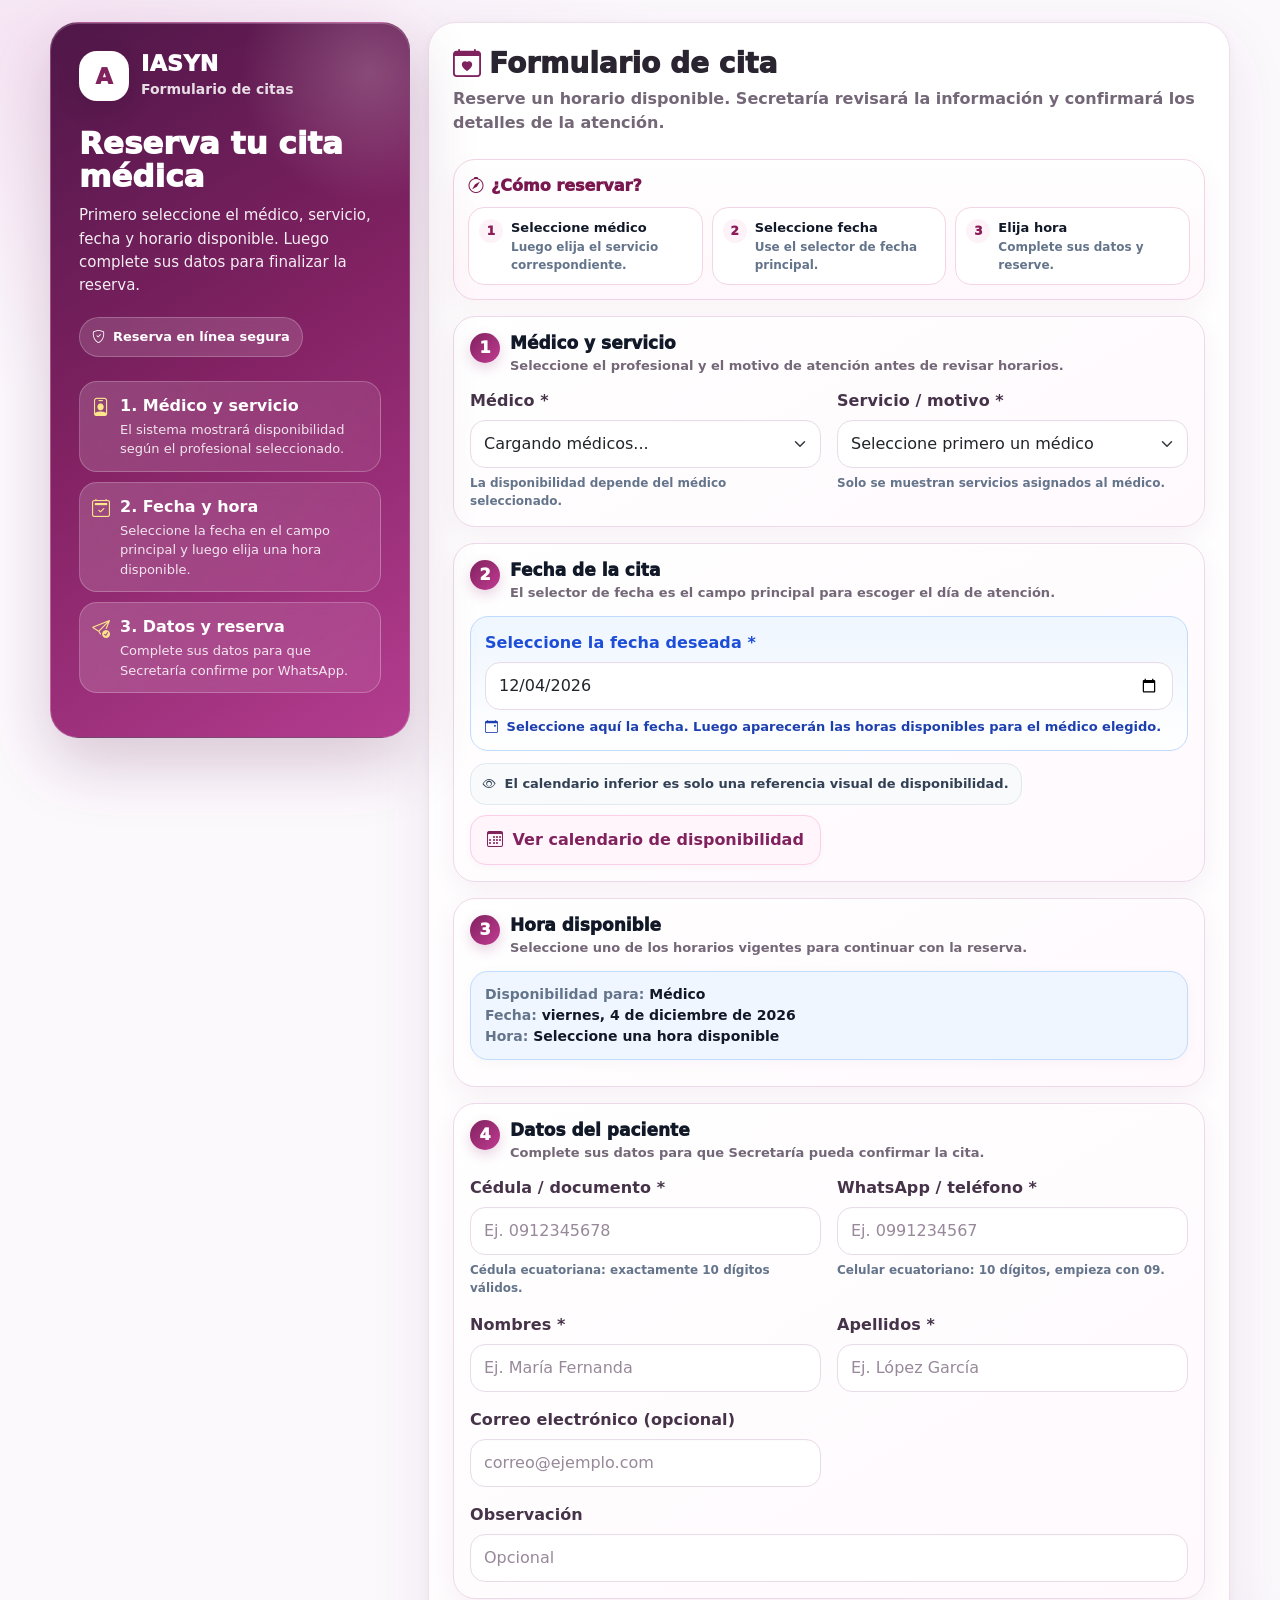
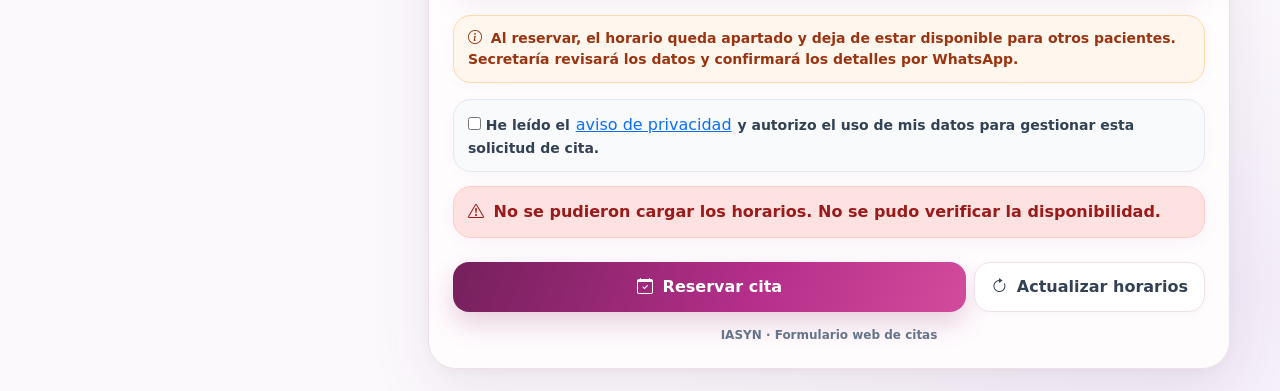
<file: formulariocitas.html>
<!DOCTYPE html>
<html lang="es">
<head>
  <meta charset="UTF-8" />
  <meta name="viewport" content="width=device-width, initial-scale=1.0" />
  <title id="tituloDocumentoCentro">Agenda tu cita</title>

  <link href="https://cdn.jsdelivr.net/npm/bootstrap@5.3.3/dist/css/bootstrap.min.css" rel="stylesheet">
  <link href="https://cdn.jsdelivr.net/npm/bootstrap-icons@1.11.3/font/bootstrap-icons.css" rel="stylesheet">

  <style>
    :root{
      --primary:#8b1e5a;
      --primary2:#c23b83;
      --soft:#fdf2f8;
      --bg:#f8fafc;
      --text:#1f2937;
      --muted:#64748b;
      --line:#e5e7eb;
      --ok:#16a34a;
      --warn:#f59e0b;
      --danger:#dc2626;
    }
    *{box-sizing:border-box}
    body{margin:0;font-family:system-ui,-apple-system,BlinkMacSystemFont,"Segoe UI",sans-serif;background:linear-gradient(135deg,#fff7fb,#f8fafc);color:var(--text);min-height:100vh}
    .page{min-height:100vh;display:flex;align-items:flex-start;justify-content:center;padding:22px}
    .shell{width:min(1180px,100%);display:grid;grid-template-columns:360px 1fr;gap:18px;align-items:start}
    .hero{border-radius:28px;padding:28px;background:linear-gradient(135deg,#7a174f,#c23b83);color:#fff;box-shadow:0 25px 70px rgba(139,30,90,.22);position:sticky;top:20px;overflow:hidden;height:fit-content}
    .hero:after{content:"";position:absolute;width:260px;height:260px;border-radius:50%;background:rgba(255,255,255,.13);right:-90px;top:-80px}
    .brand{display:flex;gap:12px;align-items:center;margin-bottom:26px;position:relative;z-index:1}
    .logo{width:50px;height:50px;border-radius:18px;background:#fff;color:var(--primary);display:grid;place-items:center;font-weight:950;font-size:22px}
    .brand h1{font-size:22px;margin:0;font-weight:950;letter-spacing:.02em}
    .brand small{opacity:.85;font-weight:700}
    .hero h2{font-size:31px;line-height:1.05;margin:0 0 12px;font-weight:950;position:relative;z-index:1}
    .hero p{font-size:15px;line-height:1.55;opacity:.92;margin:0 0 20px;position:relative;z-index:1}
    .pill{display:inline-flex;align-items:center;gap:8px;background:rgba(255,255,255,.14);border:1px solid rgba(255,255,255,.2);border-radius:999px;padding:9px 12px;font-weight:850;font-size:13px;position:relative;z-index:1}
    .steps{display:grid;gap:10px;margin-top:24px;position:relative;z-index:1}
    .step{display:flex;gap:10px;align-items:flex-start;background:rgba(255,255,255,.12);border:1px solid rgba(255,255,255,.16);border-radius:18px;padding:12px}
    .step i{font-size:18px;color:#fde68a}.step b{display:block}.step span{display:block;font-size:13px;opacity:.86;margin-top:2px}

    .cardx{background:#fff;border:1px solid var(--line);border-radius:28px;box-shadow:0 20px 60px rgba(15,23,42,.08);padding:24px}
    .section-title h3{font-weight:950;margin:0}.section-title p{margin:6px 0 0;color:var(--muted);font-weight:650}
    .form-label{font-weight:850;color:#334155;margin-bottom:7px}
    .form-control,.form-select{border-radius:15px;padding:11px 13px;border-color:#e2e8f0}
    .form-control:focus,.form-select:focus{border-color:var(--primary2);box-shadow:0 0 0 .2rem rgba(194,59,131,.12)}
    button.calendar-day-mini{font:inherit;cursor:pointer;width:100%;border:1px solid transparent;text-align:center;}
    button.calendar-day-mini:focus-visible{outline:3px solid var(--primary);outline-offset:2px;}
    .btn-auro{background:linear-gradient(135deg,var(--primary),var(--primary2));border:0;color:#fff;border-radius:16px;padding:12px 16px;font-weight:900;box-shadow:0 14px 30px rgba(139,30,90,.23)}
    .btn-auro:hover{color:#fff;filter:saturate(1.06)}
    .btn-line{background:#fff;color:#334155;border:1px solid var(--line);border-radius:16px;padding:12px 16px;font-weight:900}
    .btn-soft{background:var(--soft);color:var(--primary);border:1px solid #fbcfe8;border-radius:16px;padding:12px 16px;font-weight:900}

    .flow-card{border:1px solid #f1d4e5;background:linear-gradient(180deg,#fff,#fff8fc);border-radius:22px;padding:16px;margin-bottom:16px;box-shadow:0 12px 28px rgba(139,30,90,.055)}
    .flow-head{display:flex;align-items:flex-start;gap:10px;margin-bottom:13px}
    .flow-num{width:30px;height:30px;border-radius:50%;background:linear-gradient(135deg,var(--primary),var(--primary2));color:#fff;display:grid;place-items:center;font-weight:950;flex:0 0 auto}
    .flow-head h5{margin:0;font-weight:950;color:#111827;font-size:17px}
    .flow-head p{margin:3px 0 0;color:var(--muted);font-size:13px;font-weight:750}
    .date-highlight{border:1px solid #bfdbfe;background:linear-gradient(180deg,#eff6ff,#ffffff);border-radius:18px;padding:14px}
    .date-highlight .form-label{color:#1d4ed8}
    .date-help{font-size:13px;color:#1e40af;font-weight:800;margin-top:7px}

    .slots{display:grid;grid-template-columns:repeat(3,1fr);gap:9px;margin-top:10px}
    .slot{border:1px solid #f1d4e5;background:#fff7fb;color:#7a174f;border-radius:16px;padding:12px 10px;text-align:center;font-weight:950;cursor:pointer;transition:.16s}
    .slot:hover{transform:translateY(-1px);box-shadow:0 10px 24px rgba(139,30,90,.11)}
    .slot.active{background:linear-gradient(135deg,var(--primary),var(--primary2));color:#fff;border-color:transparent;box-shadow:0 12px 30px rgba(139,30,90,.22)}
    .slot small{display:block;font-size:11px;font-weight:800;opacity:.8;margin-top:2px}

    .mini-note{background:#fff7ed;border:1px solid #fed7aa;color:#9a3412;border-radius:18px;padding:12px 14px;font-weight:750;font-size:14px}
    .status{display:none;border-radius:18px;padding:13px 14px;font-weight:800;margin-top:14px}
    .status.show{display:block}.status.ok{background:#dcfce7;color:#166534;border:1px solid #bbf7d0}.status.err{background:#fee2e2;color:#991b1b;border:1px solid #fecaca}.status.info{background:#eff6ff;color:#1e40af;border:1px solid #bfdbfe}
    .field-error{border-color:#dc2626!important;background:#fff5f5!important}.validation-list{margin:0;padding-left:18px}.validation-list li{margin:4px 0}
    .loading{display:none;color:var(--muted);font-weight:800}.loading.show{display:block}
    .demo{font-size:12px;color:#64748b;font-weight:800;margin-top:14px;text-align:center}

    .calendar-toggle-wrap{display:flex;justify-content:space-between;align-items:center;gap:10px;flex-wrap:wrap;margin-top:12px}
    .calendar-visual-note{background:#f8fafc;border:1px solid #e2e8f0;color:#334155;border-radius:16px;padding:10px 12px;font-size:13px;font-weight:800}
    .calendar-card{border:1px solid #f1d4e5;background:linear-gradient(180deg,#fff,#fff8fc);border-radius:22px;padding:14px;margin-top:12px;box-shadow:0 12px 28px rgba(139,30,90,.06);display:none}
    .calendar-card.show{display:block}
    .calendar-top{display:flex;justify-content:space-between;align-items:center;gap:10px;margin-bottom:10px}
    .calendar-top b{font-size:15px;color:#7a174f;font-weight:950}
    .calendar-nav{display:flex;gap:7px;align-items:center}
    .calendar-nav button{width:36px;height:36px;border:1px solid #f1d4e5;background:#fff;color:#8b1e5a;border-radius:12px;font-weight:950;display:grid;place-items:center}
    .calendar-grid-mini{display:grid;grid-template-columns:repeat(7,1fr);gap:6px}
    .calendar-head-mini{text-align:center;color:#64748b;font-size:10px;font-weight:950;text-transform:uppercase;padding:4px 0}
    .calendar-day-mini{min-height:50px;border:1px solid #edf2f7;background:#fff;border-radius:14px;padding:7px 4px;text-align:center;transition:.16s;display:flex;flex-direction:column;align-items:center;justify-content:center;gap:3px}
    .calendar-day-mini.empty{background:transparent;border:0}
    .calendar-day-mini.disabled{background:#f8fafc;color:#cbd5e1}
    .calendar-day-mini.available{background:#ecfdf5;border-color:#bbf7d0;color:#166534}
    .calendar-day-mini.selected{background:linear-gradient(135deg,var(--primary),var(--primary2));border-color:transparent;color:#fff;box-shadow:0 12px 30px rgba(139,30,90,.22)}
    .calendar-day-mini.today{box-shadow:inset 0 0 0 2px #f59e0b}
    .calendar-day-mini .num{font-size:15px;font-weight:950;line-height:1}
    .calendar-day-mini .qty{font-size:9px;font-weight:900;line-height:1;border-radius:999px;padding:2px 5px;background:rgba(255,255,255,.72)}
    .calendar-day-mini.disabled .qty{background:transparent;color:#cbd5e1}
    .calendar-legend{display:flex;flex-wrap:wrap;gap:8px;margin-top:10px;color:#64748b;font-size:11px;font-weight:850}
    .legend-dot{width:9px;height:9px;border-radius:50%;display:inline-block;margin-right:4px}.dot-ok{background:#16a34a}.dot-off{background:#cbd5e1}.dot-sel{background:#8b1e5a}

    .success-card{border:1px solid #bbf7d0;background:linear-gradient(180deg,#f0fdf4,#ffffff);border-radius:22px;padding:16px;color:#14532d}
    .success-card h4{margin:0 0 8px;font-weight:950;color:#166534;font-size:18px}
    .success-grid{display:grid;grid-template-columns:repeat(2,1fr);gap:8px;margin-top:10px}
    .success-item{background:#fff;border:1px solid #dcfce7;border-radius:14px;padding:9px}.success-item small{display:block;color:#64748b;font-size:11px;font-weight:900;text-transform:uppercase}.success-item b{display:block;color:#111827;margin-top:2px}
    .btn-wa{background:#16a34a;color:#fff;border:0;border-radius:15px;padding:11px 14px;font-weight:950;display:inline-flex;align-items:center;gap:7px;text-decoration:none}.btn-wa:hover{color:#fff;filter:saturate(1.08)}
    .btn-wa-secretaria{background:linear-gradient(135deg,#128c7e,#16a34a);color:#fff;border:0;border-radius:15px;padding:11px 14px;font-weight:950;display:inline-flex;align-items:center;gap:7px;text-decoration:none}.btn-wa-secretaria:hover{color:#fff;filter:saturate(1.08)}
    .success-actions{display:flex;gap:9px;flex-wrap:wrap;margin-top:13px}
    .success-note{background:#eff6ff;border:1px solid #bfdbfe;color:#1e40af;border-radius:14px;padding:10px 12px;margin-top:12px;font-size:13px;font-weight:800}

    /* IASYN: estado final seguro después de reservar */
    #citaForm.reserva-completada > .flow-card,
    #citaForm.reserva-completada > .mini-note,
    #citaForm.reserva-completada > #formMainActions{display:none!important}
    #citaForm.reserva-completada #statusBox{margin-top:0}

    .ux-guide{border:1px solid #f1d4e5;background:linear-gradient(180deg,#fff,#fff7fb);border-radius:22px;padding:14px;margin-bottom:16px;box-shadow:0 12px 28px rgba(139,30,90,.055)}
    .ux-guide-title{font-weight:950;color:#7a174f;margin-bottom:9px;display:flex;align-items:center;gap:7px}
    .ux-steps{display:grid;grid-template-columns:repeat(3,1fr);gap:9px}
    .ux-step{border:1px solid #f4d5e5;background:#fff;border-radius:16px;padding:10px;display:flex;gap:8px;align-items:flex-start}
    .ux-step .n{width:24px;height:24px;border-radius:50%;background:#fdf2f8;color:#8b1e5a;display:grid;place-items:center;font-weight:950;flex:0 0 auto}
    .ux-step b{display:block;font-size:13px;color:#111827}.ux-step span{display:block;font-size:12px;color:#64748b;font-weight:750;margin-top:1px}
    .micro-help{font-size:12px;color:#64748b;font-weight:750;margin-top:6px}
    .doctor-specialty-card{display:none;margin-top:8px;border:1px solid #f1d4e5;background:linear-gradient(180deg,#fff7fb,#ffffff);border-radius:15px;padding:10px 12px;color:#7a174f;font-size:13px;font-weight:850}
    .doctor-specialty-card.show{display:flex;align-items:flex-start;gap:8px}
    .doctor-specialty-card i{font-size:16px;color:var(--primary2);margin-top:1px}
    .doctor-specialty-card small{display:block;color:#64748b;font-weight:850;text-transform:uppercase;font-size:10px;letter-spacing:.04em}
    .doctor-specialty-card b{display:block;color:#111827;font-weight:950;margin-top:1px}
    .selected-summary{border:1px solid #bfdbfe;background:#eff6ff;color:#1e40af;border-radius:18px;padding:12px 14px;font-size:14px;font-weight:800;margin:10px 0}
    .selected-summary b{color:#111827}.selected-summary .muted{color:#64748b;font-weight:750}
    .reserve-note{background:#f8fafc;border:1px solid #e2e8f0;color:#334155;border-radius:18px;padding:12px 14px;font-size:14px;font-weight:750;margin-top:10px}

    @media(max-width:920px){
      .page{align-items:center}
      .shell{grid-template-columns:1fr}
      .hero{position:relative;top:auto}
      .hero h2{font-size:28px}
      .slots{grid-template-columns:repeat(2,1fr)}
      .ux-steps{grid-template-columns:1fr}
    }
    @media(max-width:520px){
      .page{padding:12px}
      .hero,.cardx{border-radius:22px;padding:18px}
      .slots{grid-template-columns:1fr}
      .hero h2{font-size:25px}
      .calendar-grid-mini{gap:4px}
      .calendar-day-mini{min-height:44px;border-radius:12px;padding:5px 2px}
      .calendar-day-mini .num{font-size:14px}
      .calendar-day-mini .qty{font-size:8px}
      .calendar-top{align-items:flex-start}
      .success-grid{grid-template-columns:1fr}
      .success-actions .btn-wa,.success-actions .btn-wa-secretaria,.success-actions .btn-line{width:100%;justify-content:center}
    }

    /* ===== IASYN - IDENTIDAD INSTITUCIONAL DINÁMICA ===== */
    .logo{
      overflow:hidden;
    }
    .logo img{
      width:100%;
      height:100%;
    }
    .center-contact{
      position:relative;
      z-index:1;
      margin-top:16px;
      display:grid;
      gap:8px;
    }
    .center-contact-item{
      display:none;
      align-items:flex-start;
      gap:8px;
      font-size:12.5px;
      line-height:1.4;
      color:rgba(255,255,255,.92);
      background:rgba(255,255,255,.10);
      border:1px solid rgba(255,255,255,.14);
      border-radius:14px;
      padding:9px 10px;
      word-break:break-word;
    }
    .center-contact-item.show{display:flex}
    .center-contact-item i{margin-top:1px;color:#fde68a}


    /* ============================================================
       IASYN 2 V4 PREMIUM - CAPA VISUAL ANTIRREGRESIVA
       Solo CSS. Sin cambiar estructura, IDs, grillas ni orden del DOM.
       ============================================================ */
    :root{--primary:#80225e;--primary2:#c13b92;--soft:#fff5fb;--bg:#fcf8fd;--line:#f0dfeb;--text:#2a2330;--muted:#746778}
    body{background:radial-gradient(ellipse 900px 500px at 3% 2%,rgba(224,157,213,.22),transparent 70%),radial-gradient(ellipse 850px 480px at 96% 95%,rgba(188,151,220,.13),transparent 68%),#fcf9fd;color:var(--text)}
    .hero{background:linear-gradient(148deg,#4f1748 0%,#832264 49%,#b43d90 100%);box-shadow:0 24px 65px rgba(97,28,79,.23),inset 0 1px rgba(255,255,255,.2);border:1px solid rgba(255,255,255,.2)}
    .hero:after{background:radial-gradient(circle,rgba(255,255,255,.2),transparent 70%)}
    .logo{box-shadow:0 8px 22px rgba(37,10,34,.17);border:1px solid rgba(255,255,255,.65)}
    .pill,.step,.center-contact-item{backdrop-filter:blur(9px);-webkit-backdrop-filter:blur(9px);border-color:rgba(255,255,255,.22)}
    .step{background:linear-gradient(125deg,rgba(255,255,255,.17),rgba(255,255,255,.07))}
    .cardx{background:linear-gradient(180deg,#fff 0%,#fffcfe 100%);border:1px solid #efdfeb;box-shadow:0 22px 62px rgba(79,30,74,.095),0 2px 10px rgba(79,30,74,.04)}
    .flow-card{background:linear-gradient(150deg,#fff 0%,#fff9fd 100%);border:1px solid #edd9e9;box-shadow:0 9px 26px rgba(113,45,104,.065),inset 0 1px #fff;transition:box-shadow .2s ease,border-color .2s ease}
    .flow-card:focus-within{border-color:#d8a5ce;box-shadow:0 11px 32px rgba(113,45,104,.10)}
    .flow-num{box-shadow:0 5px 13px rgba(135,33,107,.2)}
    .form-control,.form-select{background-color:#fff;border:1px solid #e8dce8;box-shadow:inset 0 1px 2px rgba(44,20,41,.018);transition:border-color .16s ease,box-shadow .16s ease,background-color .16s ease}
    .form-control:hover,.form-select:hover{border-color:#d6b8d1}
    .form-control:focus,.form-select:focus{border-color:#b74396;background:#fff;box-shadow:0 0 0 .2rem rgba(188,59,146,.12)}
    .form-control::placeholder{color:#98899a;opacity:1}
    .form-label{color:#463349;letter-spacing:.005em}
    .btn-auro{background:linear-gradient(110deg,#75205c,#b62f8b 60%,#d24b9b);box-shadow:0 12px 27px rgba(139,30,90,.2);transition:filter .16s ease,box-shadow .16s ease}
    .btn-auro:hover{filter:brightness(1.06);box-shadow:0 14px 30px rgba(139,30,90,.27)}
    .btn-line,.btn-soft{box-shadow:0 2px 7px rgba(79,30,74,.035)}
    .slot{box-shadow:0 3px 9px rgba(95,31,81,.035)}
    .slot.active,.calendar-day-mini.selected{background:linear-gradient(135deg,#7e245e,#c33d93)}
    .calendar-card{box-shadow:0 10px 27px rgba(95,31,81,.065)}
    .mini-note,.reserve-note,.selected-summary,.success-card{box-shadow:0 3px 13px rgba(79,30,74,.035)}
    .status{box-shadow:0 4px 15px rgba(79,30,74,.05)}
    :focus-visible{outline:2px solid #ae3b91;outline-offset:2px}
    @media(prefers-reduced-motion:reduce){.flow-card,.form-control,.form-select,.btn-auro{transition:none}}

  </style>
</head>
<body>
  <div class="page">
    <div class="shell">
      <aside class="hero">
        <div class="brand">
          <div class="logo" id="logoCentroBox">
            <img id="logoCentroImg" alt="Logo del centro" style="display:none;max-width:100%;max-height:100%;object-fit:contain;border-radius:14px;">
            <span id="logoCentroFallback">A</span>
          </div>
          <div><h1 id="nombreCentroHero">Centro médico</h1><small>Formulario de citas</small></div>
        </div>
        <h2>Reserva tu cita médica</h2>
        <p>Primero seleccione el médico, servicio, fecha y horario disponible. Luego complete sus datos para finalizar la reserva.</p>
        <div class="pill"><i class="bi bi-shield-check"></i> Reserva en línea segura</div>
        <div class="steps">
          <div class="step"><i class="bi bi-person-badge"></i><div><b>1. Médico y servicio</b><span>El sistema mostrará disponibilidad según el profesional seleccionado.</span></div></div>
          <div class="step"><i class="bi bi-calendar2-check"></i><div><b>2. Fecha y hora</b><span>Seleccione la fecha en el campo principal y luego elija una hora disponible.</span></div></div>
          <div class="step"><i class="bi bi-send-check"></i><div><b>3. Datos y reserva</b><span>Complete sus datos para que Secretaría confirme por WhatsApp.</span></div></div>
        </div>

        <div class="center-contact">
          <div id="centroDireccion" class="center-contact-item"><i class="bi bi-geo-alt-fill"></i><span></span></div>
          <div id="centroEmail" class="center-contact-item"><i class="bi bi-envelope-fill"></i><span></span></div>
          <div id="centroWhatsapp" class="center-contact-item"><i class="bi bi-whatsapp"></i><span></span></div>
        </div>
      </aside>

      <main class="cardx">
        <div class="section-title mb-4">
          <h3><i class="bi bi-calendar-heart me-2" style="color:var(--primary)"></i>Formulario de cita</h3>
          <p>Reserve un horario disponible. Secretaría revisará la información y confirmará los detalles de la atención.</p>
        </div>

        <div class="ux-guide">
          <div class="ux-guide-title"><i class="bi bi-compass"></i> ¿Cómo reservar?</div>
          <div class="ux-steps">
            <div class="ux-step"><span class="n">1</span><div><b>Seleccione médico</b><span>Luego elija el servicio correspondiente.</span></div></div>
            <div class="ux-step"><span class="n">2</span><div><b>Seleccione fecha</b><span>Use el selector de fecha principal.</span></div></div>
            <div class="ux-step"><span class="n">3</span><div><b>Elija hora</b><span>Complete sus datos y reserve.</span></div></div>
          </div>
        </div>

        <form id="citaForm" autocomplete="off">

          <div class="flow-card">
            <div class="flow-head">
              <div class="flow-num">1</div>
              <div>
                <h5>Médico y servicio</h5>
                <p>Seleccione el profesional y el motivo de atención antes de revisar horarios.</p>
              </div>
            </div>

            <div class="row g-3">
              <div class="col-md-6">
                <label class="form-label">Médico *</label>
                <select id="id_medico" class="form-select" required onchange="actualizarEspecialidadMedico(); cargarServiciosMedico(); renderCalendarioDisponibilidad(); renderHorasDisponibles(); actualizarResumenSeleccion()">
                  <option value="">Cargando médicos...</option>
                </select>
                <div id="medicoEspecialidadBox" class="doctor-specialty-card"></div>
                <div class="micro-help">La disponibilidad depende del médico seleccionado.</div>
              </div>

              <div class="col-md-6">
                <label class="form-label">Servicio / motivo *</label>
                <select id="servicio" class="form-select" required onchange="actualizarResumenSeleccion()">
                  <option value="">Seleccione primero un médico</option>
                </select>
                <div class="micro-help">Solo se muestran servicios asignados al médico.</div>
              </div>
            </div>
          </div>

          <div class="flow-card">
            <div class="flow-head">
              <div class="flow-num">2</div>
              <div>
                <h5>Fecha de la cita</h5>
                <p>El selector de fecha es el campo principal para escoger el día de atención.</p>
              </div>
            </div>

            <div class="date-highlight">
              <label class="form-label">Seleccione la fecha deseada *</label>
              <input id="fecha_cita" type="date" class="form-control" required onchange="sincronizarMiniDesdeInput(); renderHorasDisponibles(); actualizarResumenSeleccion()">
              <div class="date-help"><i class="bi bi-calendar-event me-1"></i> Seleccione aquí la fecha. Luego aparecerán las horas disponibles para el médico elegido.</div>
            </div>

            <div class="calendar-toggle-wrap">
              <div class="calendar-visual-note">
                <i class="bi bi-eye me-1"></i>
                El calendario inferior es solo una referencia visual de disponibilidad.
              </div>
              <button type="button" id="btnToggleCalendar" class="btn-soft" onclick="toggleCalendarioVisual()">
                <i class="bi bi-calendar3 me-1"></i> Ver calendario de disponibilidad
              </button>
            </div>

            <div class="calendar-card" id="calendarPanel">
              <div class="reserve-note"><i class="bi bi-info-circle me-1"></i> Referencia visual: los días en verde tienen horarios vigentes para el médico seleccionado. Para elegir el día, use el selector de fecha superior.</div>
              <div class="calendar-top mt-2">
                <b id="miniCalendarTitle">Mes</b>
                <div class="calendar-nav">
                  <button type="button" onclick="cambiarMesMini(-1)" title="Mes anterior"><i class="bi bi-chevron-left"></i></button>
                  <button type="button" onclick="irHoyMini()" title="Ir a hoy"><i class="bi bi-calendar-event"></i></button>
                  <button type="button" onclick="cambiarMesMini(1)" title="Mes siguiente"><i class="bi bi-chevron-right"></i></button>
                </div>
              </div>
              <div id="miniCalendarGrid" class="calendar-grid-mini"></div>
              <div class="calendar-legend">
                <span><i class="legend-dot dot-ok"></i>Con horarios para el médico seleccionado</span>
                <span><i class="legend-dot dot-off"></i>Sin horarios</span>
                <span><i class="legend-dot dot-sel"></i>Fecha actualmente seleccionada</span>
              </div>
            </div>
          </div>

          <div class="flow-card">
            <div class="flow-head">
              <div class="flow-num">3</div>
              <div>
                <h5>Hora disponible</h5>
                <p>Seleccione uno de los horarios vigentes para continuar con la reserva.</p>
              </div>
            </div>

            <div id="selectedSummary" class="selected-summary"></div>
            <div id="loadingSlots" class="loading"><i class="bi bi-arrow-clockwise me-1"></i> Buscando horarios disponibles...</div>
            <div id="slots" class="slots"></div>
            <input id="hora_inicio" type="hidden" required>
            <input id="hora_fin" type="hidden">
          </div>

          <div class="flow-card">
            <div class="flow-head">
              <div class="flow-num">4</div>
              <div>
                <h5>Datos del paciente</h5>
                <p>Complete sus datos para que Secretaría pueda confirmar la cita.</p>
                <div id="iasynAvisoPacientePrecargado" class="micro-help" role="status" hidden style="color:#166534"></div>
              </div>
            </div>

            <div class="row g-3">
              <div class="col-md-6">
                <label class="form-label" for="numero_documento">Cédula / documento *</label>
                <input id="numero_documento" type="text" inputmode="numeric" maxlength="10" autocomplete="off" class="form-control" required placeholder="Ej. 0912345678">
                <div id="ayudaDocumento" class="micro-help">Cédula ecuatoriana: exactamente 10 dígitos válidos.</div>
              </div>
              <div class="col-md-6">
                <label class="form-label" for="whatsapp">WhatsApp / teléfono *</label>
                <input id="whatsapp" type="tel" inputmode="numeric" maxlength="10" autocomplete="off" class="form-control" required placeholder="Ej. 0991234567">
                <div id="ayudaTelefono" class="micro-help">Celular ecuatoriano: 10 dígitos, empieza con 09.</div>
              </div>
              <div class="col-md-6">
                <label class="form-label" for="nombres">Nombres *</label>
                <input id="nombres" class="form-control" required autocomplete="off" maxlength="100" placeholder="Ej. María Fernanda">
              </div>
              <div class="col-md-6">
                <label class="form-label" for="apellidos">Apellidos *</label>
                <input id="apellidos" class="form-control" required autocomplete="off" maxlength="100" placeholder="Ej. López García">
              </div>
              <div class="col-md-6">
                <label class="form-label" for="email">Correo electrónico (opcional)</label>
                <input id="email" type="email" class="form-control" autocomplete="off" maxlength="254" placeholder="correo@ejemplo.com">
              </div>
              <div class="col-12">
                <label class="form-label">Observación</label>
                <input id="observaciones" class="form-control" placeholder="Opcional">
              </div>
            </div>
          </div>

          <div class="mini-note mt-3">
            <i class="bi bi-info-circle me-1"></i>
            Al reservar, el horario queda apartado y deja de estar disponible para otros pacientes. Secretaría revisará los datos y confirmará los detalles por WhatsApp.
          </div>

          <div id="privacyBox" class="mini-note mt-3" style="background:#f8fafc;border-color:#e2e8f0;color:#334155">
            <label for="acepta_privacidad"><input type="checkbox" id="acepta_privacidad" required> He leído el <button type="button" class="btn btn-link p-0 align-baseline" onclick="abrirAvisoPrivacidad()">aviso de privacidad</button> y autorizo el uso de mis datos para gestionar esta solicitud de cita.</label>
          </div>
          <div id="statusBox" class="status" role="status" aria-live="polite"></div>

          <div id="formMainActions" class="d-flex gap-2 flex-wrap mt-4">
            <button type="submit" class="btn-auro flex-fill"><i class="bi bi-calendar-check me-1"></i> Reservar cita</button>
            <button type="button" class="btn-line" onclick="cargarDatosIniciales()"><i class="bi bi-arrow-clockwise me-1"></i> Actualizar horarios</button>
          </div>
        </form>
        <div id="privacyModal" class="modal" tabindex="-1" aria-labelledby="privacyTitle" aria-hidden="true">
          <div class="modal-dialog modal-dialog-centered"><div class="modal-content"><div class="modal-header"><h5 id="privacyTitle" class="modal-title">Aviso de privacidad</h5><button type="button" class="btn-close" aria-label="Cerrar" onclick="cerrarAvisoPrivacidad()"></button></div>
          <div class="modal-body"><p><b>Responsable:</b> <span id="privacyResponsable">Establecimiento de salud</span>.</p><p>Los datos se solicitan exclusivamente para gestionar la reserva, identificar al solicitante y comunicarse sobre la cita. Para consultas sobre sus datos, utilice los canales de contacto oficiales del establecimiento.</p><p>La aceptación no constituye confirmación definitiva de la cita.</p></div><div class="modal-footer"><button type="button" class="btn btn-secondary" onclick="cerrarAvisoPrivacidad()">Cerrar</button></div></div></div>
        </div>
        <div class="demo" id="pieCentroFormulario">Formulario web de citas</div>
      </main>
    </div>
  </div>

  <script src="iasyn-config.js?v=1.1.0"></script>
  <script>
    const API_URL = String(
      (window.IASYN_CONFIG &&
        (window.IASYN_CONFIG.publicApiUrl || window.IASYN_CONFIG.apiUrl)) || ''
    ).trim();
    let WHATSAPP_SECRETARIA = '';

    let disponibilidad = [];
    let medicos = [];
    let citas = [];
    let pacientes = [];
    let serviciosMedico = [];
    let selectedSlot = null;
    let enviandoCita = false;
    let reservaCompletada = false;
    let miniCalendarDate = new Date();
    const miniMonthNames = ['Enero','Febrero','Marzo','Abril','Mayo','Junio','Julio','Agosto','Septiembre','Octubre','Noviembre','Diciembre'];
    const miniDayNames = ['Lun','Mar','Mié','Jue','Vie','Sáb','Dom'];


    /* ============================================================
       IASYN2 - AGENDAR DESDE PACIENTES / RECEPTOR V2
       Contrato con pacientes.js: iasyn_cita_paciente_desde_erp_v1.
       Solo precarga datos administrativos. NO consulta fichas, NO guarda,
       NO crea pacientes, NO modifica Agenda, Script ni firma.
       Consume y elimina el contexto una sola vez en la misma pestaña.
    ============================================================ */
    function iasynRecibirPacienteDesdeERP(){
      const clave = 'iasyn_cita_paciente_desde_erp_v1';
      let texto = '';
      try{
        texto = sessionStorage.getItem(clave) || '';
        if(texto) sessionStorage.removeItem(clave);
      }catch(error){
        console.warn('IASYN CITAS: no se pudo leer el contexto temporal.', error);
        return {ok:false, motivo:'almacenamiento'};
      }
      if(!texto) return {ok:false, motivo:'sin_contexto'};

      let contexto;
      try{
        contexto = JSON.parse(texto);
      }catch(_error){
        return {ok:false, motivo:'contexto_invalido'};
      }
      if(!contexto || contexto.version !== 1 || contexto.origen !== 'pacientes'){
        return {ok:false, motivo:'origen_invalido'};
      }

      const ahora = Date.now();
      const creado = Number(contexto.creado_en);
      if(!Number.isFinite(creado) || creado <= 0 || creado > ahora + 60000 || ahora - creado > 600000){
        return {ok:false, motivo:'contexto_caducado'};
      }

      const p = contexto.paciente;
      if(!p || typeof p !== 'object' || Array.isArray(p) ||
         !String(p.id_paciente || '').trim()){
        return {ok:false, motivo:'paciente_invalido'};
      }

      // No se inventan ni se dividen apellidos de fichas históricas.
      // La cédula se trata como texto para preservar el cero inicial.
      const campos = {
        numero_documento: String(p.numero_documento || '').trim(),
        nombres: String(p.nombres || '').replace(/\s+/g,' ').trim(),
        apellidos: String(p.apellidos || '').replace(/\s+/g,' ').trim(),
        whatsapp: String(p.whatsapp || '').trim(),
        email: String(p.email || '').trim()
      };
      const elementos = {};
      for(const id of Object.keys(campos)){
        elementos[id] = document.getElementById(id);
        if(!elementos[id]) return {ok:false, motivo:'formulario_incompleto'};
      }

      // Los cinco campos pertenecen exclusivamente al paciente seleccionado.
      // No toca fecha, médico, servicio, horario, observaciones ni reservas.
      for(const id of Object.keys(campos)) elementos[id].value = campos[id];
      const consentimiento = document.getElementById('acepta_privacidad');
      if(consentimiento) consentimiento.checked = false;

      const aviso = document.getElementById('iasynAvisoPacientePrecargado');
      if(aviso){
        const faltantes = ['numero_documento','nombres','apellidos','whatsapp']
          .filter(id => !campos[id]);
        aviso.textContent = faltantes.length
          ? 'Paciente seleccionado desde IASYN. Se precargaron los datos disponibles. Complete los campos obligatorios faltantes y verifique la información.'
          : 'Paciente seleccionado desde IASYN. Sus datos se han precargado; verifique la información y elija médico, servicio, fecha y hora.';
        aviso.hidden = false;
      }
      return {ok:true, id_paciente:String(p.id_paciente).trim()};
    }

    async function apiGet(accion, params){
      const query = new URLSearchParams({accion: accion, t: Date.now()});
      if(params && typeof params === 'object'){
        Object.keys(params).forEach(k => {
          if(params[k] !== undefined && params[k] !== null) query.append(k, params[k]);
        });
      }
      const url = API_URL + '?' + query.toString();
      const res = await fetch(url);
      if(!res.ok) throw new Error('Error HTTP ' + res.status);
      const respuesta = await res.json();
      if(respuesta && respuesta.success === false) throw new Error(respuesta.message || 'La consulta fue rechazada por el servidor.');
      return respuesta;
    }

    async function apiPost(accion, data){
      const res = await fetch(API_URL, { method:'POST', body: JSON.stringify({accion, data}) });
      if(!res.ok) throw new Error('Error HTTP ' + res.status);
      return await res.json();
    }


    let configuracionCentro = {};

    function escaparHtml(v){return String(v ?? '').replace(/[&<>"']/g,c=>({'&':'&amp;','<':'&lt;','>':'&gt;','"':'&quot;',"'":'&#39;'}[c]));}
    function abrirAvisoPrivacidad(){const m=document.getElementById('privacyModal');if(m){m.style.display='block';m.classList.add('show');m.setAttribute('aria-hidden','false');}}
    function cerrarAvisoPrivacidad(){const m=document.getElementById('privacyModal');if(m){m.style.display='none';m.classList.remove('show');m.setAttribute('aria-hidden','true');}}
    function validarAceptacionPrivacidad(){const c=document.getElementById('acepta_privacidad');if(c?.checked)return true;setStatus('err','Debe leer y aceptar el aviso de privacidad.');c?.focus();return false;}
    function valorConfigFormulario(clave, valorDefault){
      const v = configuracionCentro && configuracionCentro[clave] !== undefined
        ? configuracionCentro[clave]
        : '';
      return v !== '' && v !== null && v !== undefined ? v : (valorDefault || '');
    }

    function extraerDriveFileIdFormulario(url){
      const raw = String(url || '').trim();
      if(!raw) return '';

      let m = raw.match(/\/file\/d\/([^/]+)/);
      if(m && m[1]) return decodeURIComponent(m[1]);

      m = raw.match(/[?&]id=([^&]+)/);
      if(m && m[1]) return decodeURIComponent(m[1]);

      if(/^[a-zA-Z0-9_-]{20,}$/.test(raw)) return raw;
      return '';
    }

    function urlsLogoFormulario(url){
      const raw = String(url || '').trim();
      if(!raw) return [];

      const id = extraerDriveFileIdFormulario(raw);
      if(id){
        return [
          'https://drive.google.com/thumbnail?id=' + encodeURIComponent(id) + '&sz=w400',
          'https://drive.google.com/uc?export=view&id=' + encodeURIComponent(id),
          raw
        ];
      }
      return [raw];
    }

    function mostrarContactoCentro(id, valor){
      const box = document.getElementById(id);
      if(!box) return;

      const span = box.querySelector('span');
      const txt = String(valor || '').trim();
      if(!txt){
        box.classList.remove('show');
        if(span) span.textContent = '';
        return;
      }

      if(span) span.textContent = txt;
      box.classList.add('show');
    }

    function aplicarLogoCentroFormulario(url){
      const img = document.getElementById('logoCentroImg');
      const fallback = document.getElementById('logoCentroFallback');
      if(!img || !fallback) return;

      const urls = urlsLogoFormulario(url);
      if(!urls.length){
        img.style.display = 'none';
        fallback.style.display = 'inline';
        img.removeAttribute('src');
        return;
      }

      let intento = 0;
      const cargar = () => {
        const actual = urls[intento];
        img.onload = () => {
          img.style.display = 'block';
          fallback.style.display = 'none';
        };
        img.onerror = () => {
          intento++;
          if(intento < urls.length){
            cargar();
            return;
          }
          img.style.display = 'none';
          fallback.style.display = 'inline';
        };
        img.src = actual + (actual.includes('?') ? '&' : '?') + 't=' + Date.now();
      };

      cargar();
    }

    function aplicarConfiguracionCentroFormulario(){
      const nombre = valorConfigFormulario('nombre_clinica', 'IASYN');
      const whatsapp = valorConfigFormulario('whatsapp_clinica', '');
      const email = valorConfigFormulario('email_clinica', '');
      const direccion = valorConfigFormulario('direccion_clinica', '');
      const logoUrl = valorConfigFormulario('logo_url', '');

      WHATSAPP_SECRETARIA = normalizarWhatsApp(whatsapp) || '';

      const nombreEl = document.getElementById('nombreCentroHero');
      const tituloEl = document.getElementById('tituloDocumentoCentro');
      const pieEl = document.getElementById('pieCentroFormulario');

      if(nombreEl) nombreEl.textContent = nombre;
      if(tituloEl) tituloEl.textContent = 'Agenda tu cita | ' + nombre;
      document.title = 'Agenda tu cita | ' + nombre;
      if(pieEl) pieEl.textContent = nombre + ' · Formulario web de citas';
      document.getElementById('privacyResponsable').textContent = nombre;

      mostrarContactoCentro('centroDireccion', direccion);
      mostrarContactoCentro('centroEmail', email);
      mostrarContactoCentro('centroWhatsapp', whatsapp);
      aplicarLogoCentroFormulario(logoUrl);
    }

    async function cargarConfiguracionCentroFormulario(){
      try{
        const r = await apiGet('obtenerConfiguracion');
        configuracionCentro = r && typeof r === 'object' && !Array.isArray(r) ? r : {};
      }catch(error){
        console.error('No se pudo cargar la configuración del centro:', error);
        configuracionCentro = {};
      }
      aplicarRestriccionesContacto();
      aplicarConfiguracionCentroFormulario();
    }

    function fechaISO(date){
      const y = date.getFullYear();
      const m = String(date.getMonth() + 1).padStart(2,'0');
      const d = String(date.getDate()).padStart(2,'0');
      return y + '-' + m + '-' + d;
    }

    function formatearFechaBonita(iso){
      if(!iso) return '';
      const partes = String(iso).substring(0,10).split('-');
      if(partes.length !== 3) return iso;
      return partes[2] + '/' + partes[1] + '/' + partes[0];
    }

    function normalizarWhatsApp(numero){
      let n = String(numero || '').replace(/\D/g,'');
      if(!n) return '';
      if(n.startsWith('593')) return n;
      if(n.startsWith('0')) return '593' + n.substring(1);
      if(n.length === 9) return '593' + n;
      return n;
    }

    function normalizarFecha(valor){
      if(!valor) return '';
      const s = String(valor);
      if(/^\d{4}-\d{2}-\d{2}/.test(s)) return s.substring(0,10);
      return s.substring(0,10);
    }

    function formatearHoraVista(valor){
      if(valor === null || valor === undefined) return '';
      if(typeof valor === 'number'){
        const total = Math.round(valor * 24 * 60);
        const hh = String(Math.floor(total / 60) % 24).padStart(2,'0');
        const mm = String(total % 60).padStart(2,'0');
        return hh + ':' + mm;
      }
      let s = String(valor).trim();
      if(!s) return '';
      if(s.includes('T')){
        const d = new Date(s);
        if(!isNaN(d)) return String(d.getUTCHours()).padStart(2,'0') + ':' + String(d.getUTCMinutes()).padStart(2,'0');
      }
      if(/^\d{1}:\d{2}$/.test(s)) return '0' + s;
      if(/^\d{1,2}:\d{2}/.test(s)){
        const p = s.split(':');
        return String(p[0]).padStart(2,'0') + ':' + p[1].substring(0,2);
      }
      return s;
    }

    function horaValida(h){
      if(!/^\d{2}:\d{2}$/.test(String(h || ''))) return false;
      const [hh, mm] = h.split(':').map(Number);
      return hh >= 0 && hh <= 23 && mm >= 0 && mm <= 59;
    }

    function horaToMin(h){
      const [hh, mm] = String(h || '00:00').split(':').map(Number);
      return (hh * 60) + (mm || 0);
    }

    function minutosActuales(){
      const ahora = new Date();
      return (ahora.getHours() * 60) + ahora.getMinutes();
    }

    function horarioVigenteParaFormulario(fecha, horaInicio){
      const iso = normalizarFecha(fecha);
      const hoy = fechaISO(new Date());
      if(!iso || iso < hoy) return false;
      if(iso > hoy) return true;
      const hora = formatearHoraVista(horaInicio);
      if(!horaValida(hora)) return false;
      return horaToMin(hora) > minutosActuales();
    }

    function horariosDisponiblesPorFecha(fecha){
      const idMedico = document.getElementById('id_medico')?.value || '';
      return disponibilidad.filter(d =>
        normalizarFecha(d.fecha) === fecha &&
        String(d.id_medico || '') === String(idMedico || '') &&
        String(d.estado || '').trim().toLowerCase() === 'disponible' &&
        horarioVigenteParaFormulario(fecha, d.hora_inicio)
      );
    }

    function toggleCalendarioVisual(){
      const panel = document.getElementById('calendarPanel');
      const btn = document.getElementById('btnToggleCalendar');
      if(!panel || !btn) return;

      const abierto = panel.classList.toggle('show');
      btn.innerHTML = abierto
        ? '<i class="bi bi-eye-slash me-1"></i> Ocultar calendario'
        : '<i class="bi bi-calendar3 me-1"></i> Ver calendario de disponibilidad';

      if(abierto) renderCalendarioDisponibilidad();
    }

    function sincronizarMiniDesdeInput(){
      const fecha = document.getElementById('fecha_cita').value;
      if(/^\d{4}-\d{2}-\d{2}$/.test(fecha)){
        const [y,m] = fecha.split('-').map(Number);
        miniCalendarDate = new Date(y, m - 1, 1);
      }
      renderCalendarioDisponibilidad();
    }

    function cambiarMesMini(delta){
      miniCalendarDate = new Date(miniCalendarDate.getFullYear(), miniCalendarDate.getMonth() + delta, 1);
      renderCalendarioDisponibilidad();
    }

    function irHoyMini(){
      const hoy = new Date();
      miniCalendarDate = new Date(hoy.getFullYear(), hoy.getMonth(), 1);
      document.getElementById('fecha_cita').value = fechaISO(hoy);
      renderCalendarioDisponibilidad();
      renderHorasDisponibles();
    }

    function seleccionarDiaMini(iso){
      if(!horariosDisponiblesPorFecha(iso).length) return;
      document.getElementById('fecha_cita').value = iso;
      sincronizarMiniDesdeInput();
      renderHorasDisponibles();
      actualizarResumenSeleccion();
      const slots = document.getElementById('slots');
      if(slots) slots.scrollIntoView({behavior:'smooth', block:'nearest'});
    }

    function renderCalendarioDisponibilidad(){
      const grid = document.getElementById('miniCalendarGrid');
      const title = document.getElementById('miniCalendarTitle');
      if(!grid || !title) return;

      const year = miniCalendarDate.getFullYear();
      const month = miniCalendarDate.getMonth();
      title.textContent = miniMonthNames[month] + ' ' + year;

      let html = miniDayNames.map(d => '<div class="calendar-head-mini">' + d + '</div>').join('');
      const first = new Date(year, month, 1);
      const last = new Date(year, month + 1, 0);
      let startOffset = first.getDay() - 1;
      if(startOffset < 0) startOffset = 6;
      for(let i=0; i<startOffset; i++) html += '<div class="calendar-day-mini empty"></div>';

      const selected = document.getElementById('fecha_cita').value;
      const today = fechaISO(new Date());
      for(let day=1; day<=last.getDate(); day++){
        const iso = fechaISO(new Date(year, month, day));
        const total = horariosDisponiblesPorFecha(iso).length;
        const disponible = total > 0;
        const css = [
          'calendar-day-mini',
          disponible ? 'available' : 'disabled',
          iso === selected ? 'selected' : '',
          iso === today ? 'today' : ''
        ].join(' ');
        const texto = disponible ? total + ' hora' + (total === 1 ? '' : 's') : 'sin hora';
        html += disponible
          ? `<button type="button" class="${css}" aria-label="Seleccionar ${iso}: ${texto}" onclick="seleccionarDiaMini('${iso}')"><span class="num">${day}</span><span class="qty">${texto}</span></button>`
          : `<div class="${css}" aria-disabled="true"><span class="num">${day}</span><span class="qty">${texto}</span></div>`;
      }
      grid.innerHTML = html;
    }

    function medicoNombre(id){
      const m = medicos.find(x => String(x.id_medico || '') === String(id || ''));
      if(m){
        const nombre = ((m.nombres || '') + ' ' + (m.apellidos || '')).trim();
        return nombre || id;
      }
      return id || 'Médico';
    }

    function medicoSeleccionado(){
      const id = document.getElementById('id_medico')?.value || '';
      if(!id) return null;
      return medicos.find(x => String(x.id_medico || '') === String(id || '')) || null;
    }

    function medicoEspecialidad(m){
      return String(m?.especialidad_principal || m?.especialidad || '').trim();
    }

    function actualizarEspecialidadMedico(){
      const box = document.getElementById('medicoEspecialidadBox');
      if(!box) return;

      const medico = medicoSeleccionado();
      const especialidad = medicoEspecialidad(medico);

      if(!especialidad){
        box.className = 'doctor-specialty-card';
        box.innerHTML = '';
        return;
      }

      box.className = 'doctor-specialty-card show';
      box.innerHTML = '<i class="bi bi-heart-pulse"></i><div><small>Especialidad</small><b>' + escaparHtml(especialidad) + '</b></div>';
    }

    function resumenFechaLarga(iso){
      if(!/^\d{4}-\d{2}-\d{2}$/.test(String(iso || ''))) return 'Fecha no seleccionada';
      const [y,m,d] = iso.split('-').map(Number);
      const fecha = new Date(y, m - 1, d);
      return fecha.toLocaleDateString('es-EC', { weekday:'long', year:'numeric', month:'long', day:'numeric' });
    }

    function actualizarResumenSeleccion(mensajeExtra){
      const box = document.getElementById('selectedSummary');
      if(!box) return;
      const fecha = document.getElementById('fecha_cita')?.value || '';
      const idMedico = document.getElementById('id_medico')?.value || '';
      const horaInicio = document.getElementById('hora_inicio')?.value || '';
      const horaFin = document.getElementById('hora_fin')?.value || '';
      const medico = medicoNombre(idMedico);
      const fechaTxt = fecha ? resumenFechaLarga(fecha) : 'Seleccione una fecha';
      const horaTxt = horaInicio ? (horaInicio + (horaFin ? ' - ' + horaFin : '')) : 'Seleccione una hora disponible';
      box.innerHTML = '<div><span class="muted">Disponibilidad para:</span> <b>' + escaparHtml(medico) + '</b></div>' +
        '<div><span class="muted">Fecha:</span> <b>' + fechaTxt + '</b></div>' +
        '<div><span class="muted">Hora:</span> <b>' + horaTxt + '</b></div>' +
        (mensajeExtra ? '<div class="mt-1">' + mensajeExtra + '</div>' : '');
    }

    function setStatus(tipo, msg){
      const box = document.getElementById('statusBox');
      box.className = 'status show ' + tipo;
      box.innerHTML = msg;
    }

    function limpiarStatus(){
      const box = document.getElementById('statusBox');
      box.className = 'status';
      box.innerHTML = '';
    }

    async function cargarDatosIniciales(conservarMensaje){
      if(!conservarMensaje) limpiarStatus();
      document.getElementById('loadingSlots').classList.add('show');
      try{
        const resultados = await Promise.allSettled([
          apiGet('listarDisponibilidadActiva'),
          apiGet('listarMedicosActivos'),
          Promise.resolve([]), // Citas de terceros: no descargar en portal público
          Promise.resolve([])  // Pacientes de terceros: no descargar en portal público
        ]);

        if(resultados[0].status !== 'fulfilled' || !Array.isArray(resultados[0].value)) throw new Error('No se pudo verificar la disponibilidad.');
        disponibilidad = resultados[0].value;
        if(resultados[1].status !== 'fulfilled' || !Array.isArray(resultados[1].value)) throw new Error('No se pudo obtener el listado de médicos.');
        medicos = resultados[1].value;
        citas = resultados[2].status === 'fulfilled' && Array.isArray(resultados[2].value) ? resultados[2].value : [];
        pacientes = resultados[3].status === 'fulfilled' && Array.isArray(resultados[3].value) ? resultados[3].value : [];

        renderMedicos();
        await cargarServiciosMedico();
        sincronizarMiniDesdeInput();
        renderHorasDisponibles();
      }catch(e){
        console.error(e);
        setStatus('err','<i class="bi bi-exclamation-triangle me-1"></i> No se pudieron cargar los horarios. ' + e.message);
      }finally{
        document.getElementById('loadingSlots').classList.remove('show');
      }
    }

    function renderMedicos(){
      const sel = document.getElementById('id_medico');
      if(!sel) return;

      const actual = sel.value || '';

      const activos = Array.isArray(medicos)
        ? medicos.filter(m => {
            const estado = String(m.estado || 'Activo').trim().toLowerCase();
            return estado === 'activo' || estado === '';
          })
        : [];

      const porId = new Map();
      activos.forEach(m => {
        const id = String(m.id_medico || '').trim();
        if(id && !porId.has(id)) porId.set(id, m);
      });

      if(!porId.size){
        (Array.isArray(disponibilidad) ? disponibilidad : []).forEach(d => {
          const id = String(d.id_medico || '').trim();
          if(id && !porId.has(id)) porId.set(id, {id_medico:id, nombres:id, apellidos:'', estado:'Activo'});
        });
      }

      const lista = Array.from(porId.values());

      if(!lista.length){
        sel.innerHTML = '<option value="">No hay médicos activos configurados</option>';
        sel.value = '';
        actualizarEspecialidadMedico();
        return;
      }

      sel.innerHTML = '<option value="">Seleccione médico</option>' + lista.map(m => {
        const id = String(m.id_medico || '').trim();
        const nombre = (((m.nombres || '') + ' ' + (m.apellidos || '')).trim() || m.nombre_completo || m.nombre || id);
        return '<option value="' + escaparHtml(id) + '">' + escaparHtml(nombre) + '</option>';
      }).join('');

      if(actual && [...sel.options].some(o => o.value === actual)){
        sel.value = actual;
      } else {
        sel.value = lista[0].id_medico || '';
      }

      actualizarEspecialidadMedico();
    }

    function nombreServicioVista(s){
      return s.nombre_servicio || s.nombre || s.servicio || 'Servicio sin nombre';
    }

    function servicioEsAdministrativo(nombre){
      return String(nombre || '').trim().toLowerCase() === 'bloque administrativo';
    }

    async function cargarServiciosMedico(){
      const selServicio = document.getElementById('servicio');
      const idMedico = document.getElementById('id_medico')?.value || '';
      if(!selServicio) return;

      serviciosMedico = [];
      selServicio.disabled = true;

      if(!idMedico){
        selServicio.innerHTML = '<option value="">Seleccione primero un médico</option>';
        selServicio.value = '';
        return;
      }

      selServicio.innerHTML = '<option value="">Cargando servicios...</option>';

      try{
        const r = await apiGet('listarServiciosPorMedico', {id_medico: idMedico});
        const lista = Array.isArray(r) ? r : [];

        serviciosMedico = lista.filter(s => {
          const nombre = nombreServicioVista(s);
          const estado = String(s.estado || 'Activo').trim().toLowerCase();
          return nombre && !servicioEsAdministrativo(nombre) && (estado === 'activo' || estado === '');
        });

        if(!serviciosMedico.length){
          selServicio.innerHTML = '<option value="">Este médico no tiene servicios configurados</option>';
          selServicio.value = '';
          selServicio.disabled = false;
          actualizarResumenSeleccion('Este médico aún no tiene servicios asignados en Configuración.');
          return;
        }

        selServicio.innerHTML = '<option value="">Seleccione servicio</option>' + serviciosMedico.map(s => {
          const nombre = nombreServicioVista(s);
          return '<option value="' + escaparHtml(nombre) + '">' + escaparHtml(nombre) + '</option>';
        }).join('');

        selServicio.disabled = false;
        actualizarResumenSeleccion();
      }catch(e){
        console.error(e);
        selServicio.innerHTML = '<option value="">Error cargando servicios</option>';
        selServicio.disabled = false;
        setStatus('err','<i class="bi bi-exclamation-triangle me-1"></i> No se pudieron cargar los servicios del médico seleccionado. Revise Apps Script o la implementación.');
      }
    }

    function renderHorasDisponibles(){
      selectedSlot = null;
      document.getElementById('hora_inicio').value = '';
      document.getElementById('hora_fin').value = '';

      const cont = document.getElementById('slots');
      const fecha = document.getElementById('fecha_cita').value;

      actualizarResumenSeleccion();

      if(!fecha){
        cont.innerHTML = '<div class="mini-note" style="grid-column:1/-1">Seleccione una fecha para ver horarios disponibles.</div>';
        actualizarResumenSeleccion('Primero seleccione una fecha.');
        return;
      }

      const disponibles = horariosDisponiblesPorFecha(fecha)
        .sort((a,b) => formatearHoraVista(a.hora_inicio).localeCompare(formatearHoraVista(b.hora_inicio)));

      if(!disponibles.length){
        cont.innerHTML = '<div class="mini-note" style="grid-column:1/-1"><i class="bi bi-calendar-x me-1"></i> No encontramos horarios disponibles vigentes para esta fecha y médico. Pruebe otra fecha o cambie de médico.</div>';
        actualizarResumenSeleccion('No hay horas vigentes para esta combinación de fecha y médico.');
        return;
      }

      actualizarResumenSeleccion('Seleccione una de las horas disponibles para continuar.');

      cont.innerHTML = disponibles.map((d, idx) => {
        const hi = formatearHoraVista(d.hora_inicio);
        const hf = formatearHoraVista(d.hora_fin);
        return '<div class="slot" onclick="seleccionarSlot(' + idx + ')">' + hi + '<small>hasta ' + hf + '</small></div>';
      }).join('');

      window.__slotsDisponibles = disponibles;
    }

    function seleccionarSlot(idx){
      const lista = window.__slotsDisponibles || [];
      const slot = lista[idx];
      if(!slot) return;
      if(!horarioVigenteParaFormulario(normalizarFecha(slot.fecha), slot.hora_inicio)){
        setStatus('err','<i class="bi bi-exclamation-triangle me-1"></i> Este horario ya expiró. Actualice horarios y seleccione otro.');
        renderCalendarioDisponibilidad();
        renderHorasDisponibles();
        return;
      }
      selectedSlot = slot;
      document.getElementById('hora_inicio').value = formatearHoraVista(slot.hora_inicio);
      document.getElementById('hora_fin').value = formatearHoraVista(slot.hora_fin);
      document.querySelectorAll('.slot').forEach((el,i) => el.classList.toggle('active', i === idx));
      actualizarResumenSeleccion('Horario seleccionado. Complete los datos y presione Reservar cita.');
      limpiarStatus();
    }

    function limpiarErroresCampos(){
      ['numero_documento','nombres','apellidos','whatsapp','email','id_medico','fecha_cita','servicio'].forEach(id => {
        const el = document.getElementById(id);
        if(el) el.classList.remove('field-error');
      });
    }

    function marcarCampoError(id){
      const el = document.getElementById(id);
      if(el) el.classList.add('field-error');
    }

    function desplazarPrimerErrorFormulario(){
      const primerError = document.querySelector('#citaForm .field-error');
      if(!primerError) return;
      requestAnimationFrame(function(){
        primerError.scrollIntoView({behavior:'smooth', block:'center'});
      });
    }

    function soloDigitos(valor){
      return String(valor || '').replace(/\D/g,'');
    }

    function estadoCitaActiva(c){
      const e = String(c.estado_cita || c.estado || '').trim().toLowerCase();
      return !['anulada','atendida','no asistió','no asistio','cancelada','cancelado'].includes(e);
    }

    function validarCedulaEcuador(cedula){
      const c = soloDigitos(cedula);
      if(!/^\d{10}$/.test(c)) return false;

      const provincia = parseInt(c.substring(0, 2), 10);
      const tercerDigito = parseInt(c[2], 10);
      if(provincia < 1 || provincia > 24 || tercerDigito >= 6) return false;

      let suma = 0;
      for(let i = 0; i < 9; i++){
        let valor = parseInt(c[i], 10);
        if(i % 2 === 0){
          valor *= 2;
          if(valor > 9) valor -= 9;
        }
        suma += valor;
      }

      const verificador = suma % 10 === 0 ? 0 : 10 - (suma % 10);
      return verificador === parseInt(c[9], 10);
    }

    function nombreCompletoValido(nombre){
      const limpio = String(nombre || '').trim().replace(/\s+/g, ' ');
      const partes = limpio.split(' ').filter(Boolean);
      return limpio.length >= 8 && partes.length >= 2;
    }

    function whatsappValido(numero){
      const n = soloDigitos(numero);
      return /^09\d{8}$/.test(n);
    }

    function buscarPacientePorId(idPaciente){
      const id = String(idPaciente || '').trim();
      if(!id || !Array.isArray(pacientes)) return null;
      return pacientes.find(p => String(p.id_paciente || '').trim() === id) || null;
    }

    function documentoPacienteLocal(p){
      return soloDigitos(p?.numero_documento || p?.documento || p?.cedula || p?.identificacion || '');
    }

    function telefonoPacienteLocal(p){
      return soloDigitos(p?.whatsapp || p?.telefono || p?.celular || '');
    }

    /* ===== IASYN - CONTROL QUIRÚRGICO DE IDENTIDAD =====
       La cédula/documento identifica al paciente.
       El teléfono NO se usa como identificador único porque puede ser compartido
       por familiares. No modifica guardado, API, estructura de datos ni agenda.
    */
    function normalizarNombreIdentidad(valor){
      return String(valor || '')
        .normalize('NFD')
        .replace(/[\u0300-\u036f]/g, '')
        .toUpperCase()
        .replace(/[^A-ZÑ ]/g, ' ')
        .replace(/\s+/g, ' ')
        .trim();
    }

    function nombrePacienteLocal(p){
      return String(
        p?.nombre_completo ||
        p?.nombre_paciente ||
        (((p?.nombres || '') + ' ' + (p?.apellidos || '')).trim()) ||
        p?.nombre ||
        ''
      ).trim();
    }

    function buscarPacientePorDocumentoLocal(documento){
      const doc = soloDigitos(documento);
      if(!doc || !Array.isArray(pacientes)) return null;
      return pacientes.find(p => documentoPacienteLocal(p) === doc) || null;
    }

    function validarIdentidadDocumentoLocal(data){
      /* IASYN V4: no inferir identidad a partir de listados locales.
         El portal publico NO descarga fichas de pacientes. La validacion
         definitiva y segura se realiza en guardarSolicitudCita del servidor V4,
         antes de modificar fichas o guardar citas. */
      return {ok:true, paciente:null};
    }

    function buscarPacientesRelacionadosLocal(data){
      const doc = soloDigitos(data?.numero_documento || data?.cedula || data?.documento || '');
      const lista = Array.isArray(pacientes) ? pacientes : [];
      return lista.filter(p => {
        const pDoc = documentoPacienteLocal(p);
        return !!(doc && pDoc && pDoc === doc);
      });
    }

    function idsPacientesRelacionadosLocal(data){
      const ids = new Set();
      buscarPacientesRelacionadosLocal(data).forEach(p => {
        const id = String(p.id_paciente || '').trim();
        if(id) ids.add(id);
      });
      return ids;
    }

    function extraerNombrePacienteCita(c){
      const directo = (c.nombre_completo || c.paciente || c.nombre_paciente || '').trim();
      if(directo) return directo;
      const p = buscarPacientePorId(c.id_paciente);
      if(!p) return '';
      return ((p.nombres || '') + ' ' + (p.apellidos || '')).trim();
    }

    function extraerDocumentoCita(c){
      const directo = soloDigitos(
        c.numero_documento ||
        c.documento ||
        c.cedula ||
        c.identificacion ||
        c.identificacion_paciente ||
        c.numero_documento_paciente ||
        c.doc_paciente ||
        ''
      );
      if(directo) return directo;

      const p = buscarPacientePorId(c.id_paciente);
      return p ? soloDigitos(p.numero_documento || p.documento || p.cedula || p.identificacion || '') : '';
    }

    function extraerTelefonoCita(c){
      const directo = soloDigitos(
        c.whatsapp ||
        c.telefono ||
        c.celular ||
        c.telefono_paciente ||
        c.whatsapp_paciente ||
        ''
      );
      if(directo) return directo;

      const p = buscarPacientePorId(c.id_paciente);
      return p ? soloDigitos(p.whatsapp || p.telefono || p.celular || '') : '';
    }

    // IASYN-2: restricciones por país; Ecuador por defecto, configurable por establecimiento.
    function paisFormularioEcuador(){
      const pais = String(valorConfigFormulario('pais','Ecuador')).trim().toUpperCase();
      return ['EC','ECU','ECUADOR','ECUADOR (EC)'].includes(pais);
    }
    function aplicarRestriccionesContacto(){
      const ec = paisFormularioEcuador();
      const documento = document.getElementById('numero_documento');
      const telefono = document.getElementById('whatsapp');
      if(!documento || !telefono) return;
      documento.maxLength = ec ? 10 : 32;
      telefono.maxLength = ec ? 10 : 15;
      documento.inputMode = ec ? 'numeric' : 'text';
      telefono.inputMode = 'numeric';
      documento.placeholder = ec ? 'Ej. 0912345678' : 'Documento de identidad';
      telefono.placeholder = ec ? 'Ej. 0991234567' : 'Teléfono (8 a 15 dígitos)';
      document.getElementById('ayudaDocumento').textContent = ec ? 'Cédula ecuatoriana: exactamente 10 dígitos válidos.' : 'Documento de identidad: 5 a 32 caracteres.';
      document.getElementById('ayudaTelefono').textContent = ec ? 'Celular ecuatoriano: 10 dígitos, empieza con 09.' : 'Teléfono: 8 a 15 dígitos; incluya el código de país si corresponde.';
      documento.value = ec ? documento.value.replace(/\D/g,'').slice(0,10) : documento.value.replace(/[^A-Za-z0-9-]/g,'').slice(0,32);
      telefono.value = telefono.value.replace(/\D/g,'').slice(0,ec ? 10 : 15);
    }
    document.getElementById('numero_documento').addEventListener('input', function(){
      const ec = paisFormularioEcuador();
      this.value = ec ? this.value.replace(/\D/g,'').slice(0,10) : this.value.replace(/[^A-Za-z0-9-]/g,'').slice(0,32);
    });
    document.getElementById('whatsapp').addEventListener('input', function(){
      this.value = this.value.replace(/\D/g,'').slice(0,paisFormularioEcuador() ? 10 : 15);
    });
    aplicarRestriccionesContacto();
    function validarFormularioAntesDeEnviar(data){
      limpiarErroresCampos();
      const errores = [];
      const doc = soloDigitos(data.numero_documento);
      const wa = soloDigitos(data.whatsapp);

      if(!data.numero_documento){
        errores.push('Ingrese la cédula o documento del paciente.');
        marcarCampoError('numero_documento');
      } else if(paisFormularioEcuador() && (!/^\d{10}$/.test(data.numero_documento) || !validarCedulaEcuador(data.numero_documento))){
        errores.push('La cédula ecuatoriana debe tener 10 dígitos y ser válida.');
        marcarCampoError('numero_documento');
      } else if(!paisFormularioEcuador() && !/^[A-Za-z0-9-]{5,32}$/.test(data.numero_documento)){
        errores.push('Revise el documento de identidad.');
        marcarCampoError('numero_documento');
      }

      if(!data.nombres){errores.push('Ingrese los nombres.');marcarCampoError('nombres');}
      if(!data.apellidos){errores.push('Ingrese los apellidos.');marcarCampoError('apellidos');}
      if(data.nombres && data.apellidos && !nombreCompletoValido(data.nombre_completo)){
        errores.push('Revise nombres y apellidos.');marcarCampoError('nombres');marcarCampoError('apellidos');
      }

      if(!data.whatsapp){
        errores.push('Ingrese WhatsApp o teléfono.');
        marcarCampoError('whatsapp');
      } else if(paisFormularioEcuador() ? !/^09\d{8}$/.test(data.whatsapp) : !/^\d{8,15}$/.test(data.whatsapp)){
        errores.push(paisFormularioEcuador() ? 'El celular debe tener 10 dígitos y comenzar con 09.' : 'Ingrese un teléfono de 8 a 15 dígitos.');
        marcarCampoError('whatsapp');
      }

      if(!data.id_medico){ errores.push('Seleccione un médico.'); marcarCampoError('id_medico'); }
      if(!data.fecha_cita){ errores.push('Seleccione una fecha.'); marcarCampoError('fecha_cita'); }
      if(!selectedSlot){ errores.push('Seleccione un horario disponible.'); }
      if(selectedSlot && !horarioVigenteParaFormulario(data.fecha_cita, data.hora_inicio)){
        errores.push('El horario seleccionado ya expiró. Actualice horarios y elija otro.');
      }
      if(!data.servicio){ errores.push('Seleccione el servicio o motivo.'); marcarCampoError('servicio'); }

      if(data.email && !/^\S+@\S+\.\S+$/.test(data.email)){
        errores.push('Revise el correo electrónico.');
        marcarCampoError('email');
      }

      if(!validarAceptacionPrivacidad()) return false;
      if(errores.length){
        setStatus('err','<i class="bi bi-exclamation-triangle me-1"></i> Revise la información:<ul class="validation-list"><li>' + errores.join('</li><li>') + '</li></ul>');
        desplazarPrimerErrorFormulario();
        return false;
      }
      return true;
    }

    function citaDuplicadaLocal(data){
      const idDisp = String(data.id_disponibilidad || '').trim();
      const fecha = normalizarFecha(data.fecha_cita);
      const hora = formatearHoraVista(data.hora_inicio);
      const medico = String(data.id_medico || '').trim();
      const doc = soloDigitos(data.numero_documento);
      const wa = soloDigitos(data.whatsapp);
      const idsPaciente = idsPacientesRelacionadosLocal(data);

      for(const c of citas){
        if(!estadoCitaActiva(c)) continue;

        const cIdDisp = String(c.id_disponibilidad || '').trim();
        const cFecha = normalizarFecha(c.fecha_cita || c.fecha);
        const cHora = formatearHoraVista(c.hora_inicio);
        const cMedico = String(c.id_medico || '').trim();
        const cDoc = extraerDocumentoCita(c);
        const cTel = extraerTelefonoCita(c);
        const cIdPaciente = String(c.id_paciente || '').trim();

        if(idDisp && cIdDisp && idDisp === cIdDisp){
          return {tipo:'horario', cita:c, mensaje:'Este horario ya fue reservado por otra cita activa.'};
        }
        if(cFecha === fecha && cHora === hora && cMedico === medico){
          return {tipo:'horario', cita:c, mensaje:'Este horario ya tiene una cita activa para el médico seleccionado.'};
        }

        if(cFecha === fecha){
          if(doc && cDoc && cDoc === doc){
            return {tipo:'paciente_dia', cita:c, mensaje:'Ya existe una cita activa para esta cédula en la fecha seleccionada.'};
          }
          if(cIdPaciente && idsPaciente.has(cIdPaciente)){
            return {tipo:'paciente_dia', cita:c, mensaje:'Ya existe una cita activa para este paciente en la fecha seleccionada.'};
          }
        }
      }

      return null;
    }

    function mensajeDuplicidadReserva(duplicada){
      const c = {}; // No exponer información de terceros en un formulario público
      const paciente = extraerNombrePacienteCita(c);
      const fecha = formatearFechaBonita(normalizarFecha(c.fecha_cita || c.fecha || ''));
      const hora = formatearHoraVista(c.hora_inicio);
      const fin = formatearHoraVista(c.hora_fin);
      const medico = medicoNombre(c.id_medico || '');
      const motivo = c.motivo || c.tipo_cita || c.servicio || '';
      const codigo = c.id_cita || '';
      const cedula = extraerDocumentoCita(c);
      const whatsapp = extraerTelefonoCita(c);

      let detalle = '<div class="mt-2"><b>Motivo:</b> ' + (duplicada?.mensaje || 'No se puede duplicar la reserva.') + '</div>';
      detalle += '<div class="mt-2 small">';
      if(codigo) detalle += '<div><b>Código:</b> ' + codigo + '</div>';
      if(paciente) detalle += '<div><b>Paciente:</b> ' + paciente + '</div>';
      if(cedula) detalle += '<div><b>Cédula:</b> ' + cedula + '</div>';
      if(whatsapp) detalle += '<div><b>WhatsApp:</b> ' + whatsapp + '</div>';
      if(fecha) detalle += '<div><b>Fecha:</b> ' + fecha + '</div>';
      if(hora) detalle += '<div><b>Hora registrada:</b> ' + hora + (fin ? ' - ' + fin : '') + '</div>';
      if(medico) detalle += '<div><b>Médico:</b> ' + medico + '</div>';
      if(motivo) detalle += '<div><b>Servicio/motivo:</b> ' + motivo + '</div>';
      detalle += '</div>';

      return '<i class="bi bi-exclamation-triangle me-1"></i> No se pudo reservar la cita.' + detalle +
        '<div class="mt-2">Para modificar o reagendar una cita del mismo día, comuníquese con Secretaría.</div>';
    }

    function disponibilidadActualDisponible(){
      if(!selectedSlot) return null;
      const idDisp = String(selectedSlot.id_disponibilidad || '').trim();
      const fecha = document.getElementById('fecha_cita').value;
      const hora = document.getElementById('hora_inicio').value;
      const medico = document.getElementById('id_medico').value;

      return disponibilidad.find(d => {
        const estado = String(d.estado || '').trim().toLowerCase();
        if(estado !== 'disponible') return false;
        if(!horarioVigenteParaFormulario(normalizarFecha(d.fecha), d.hora_inicio)) return false;
        if(idDisp && String(d.id_disponibilidad || '').trim() === idDisp) return true;
        return normalizarFecha(d.fecha) === fecha &&
          formatearHoraVista(d.hora_inicio) === hora &&
          String(d.id_medico || '') === String(medico || '');
      }) || null;
    }

    function citaCorrespondeAlPaciente(c, data){
      const doc = soloDigitos(data?.numero_documento || '');
      const wa = soloDigitos(data?.whatsapp || data?.telefono || '');
      const idsPaciente = idsPacientesRelacionadosLocal(data);
      const cDoc = extraerDocumentoCita(c);
      const cTel = extraerTelefonoCita(c);
      const cIdPaciente = String(c?.id_paciente || '').trim();

      return !!(
        (doc && cDoc && doc === cDoc) ||
        (cIdPaciente && idsPaciente.has(cIdPaciente))
      );
    }

    function buscarCitaFuturaActivaPaciente(data){
      const hoy = fechaISO(new Date());
      return (Array.isArray(citas) ? citas : [])
        .filter(c => estadoCitaActiva(c))
        .filter(c => citaCorrespondeAlPaciente(c, data))
        .filter(c => {
          const fecha = normalizarFecha(c.fecha_cita || c.fecha || '');
          return fecha && fecha >= hoy;
        })
        .sort((a,b) => {
          const fa = normalizarFecha(a.fecha_cita || a.fecha || '');
          const fb = normalizarFecha(b.fecha_cita || b.fecha || '');
          const ha = formatearHoraVista(a.hora_inicio || '00:00');
          const hb = formatearHoraVista(b.hora_inicio || '00:00');
          return (fa + ' ' + ha).localeCompare(fb + ' ' + hb);
        })[0] || null;
    }

    function confirmarNuevaReservaConCitaFutura(data){
      const existente = null; // Avisos de citas futuras requieren endpoint autenticado y privado
      if(!existente) return true;

      const fecha = formatearFechaBonita(normalizarFecha(existente.fecha_cita || existente.fecha || ''));
      const hora = formatearHoraVista(existente.hora_inicio || '');
      const fin = formatearHoraVista(existente.hora_fin || '');
      const estado = existente.estado_cita || existente.estado || 'Pendiente';
      const medico = medicoNombre(existente.id_medico || '');
      const codigo = existente.id_cita || '';

      return window.confirm(
        'Este paciente ya tiene una cita futura activa.\n\n' +
        (codigo ? 'Código: ' + codigo + '\n' : '') +
        'Fecha: ' + (fecha || 'No registrada') + '\n' +
        'Hora: ' + (hora || 'No registrada') + (fin ? ' - ' + fin : '') + '\n' +
        'Médico: ' + medico + '\n' +
        'Estado: ' + estado + '\n\n' +
        '¿Desea continuar y reservar una nueva cita?'
      );
    }

    function activarModoReservaCompletada(){
      reservaCompletada = true;
      const form = document.getElementById('citaForm');
      if(form) form.classList.add('reserva-completada');
      window.scrollTo({top:0, behavior:'smooth'});
    }

    async function iniciarNuevaReserva(){
      reservaCompletada = false;
      const form = document.getElementById('citaForm');
      if(form){
        form.classList.remove('reserva-completada');
        form.reset();
      }
      const avisoAnterior = document.getElementById('iasynAvisoPacientePrecargado');
      if(avisoAnterior){ avisoAnterior.textContent = ''; avisoAnterior.hidden = true; }

      selectedSlot = null;
      window.__slotsDisponibles = [];
      const hoy = new Date();
      document.getElementById('fecha_cita').value = fechaISO(hoy);
      document.getElementById('hora_inicio').value = '';
      document.getElementById('hora_fin').value = '';
      miniCalendarDate = new Date(hoy.getFullYear(), hoy.getMonth(), 1);
      limpiarStatus();
      actualizarResumenSeleccion();
      await cargarDatosIniciales();
      const main = document.querySelector('main.cardx');
      if(main) main.scrollIntoView({behavior:'smooth', block:'start'});
    }

    document.getElementById('citaForm').addEventListener('submit', async function(e){
      e.preventDefault();
      limpiarStatus();
      limpiarErroresCampos();

      if(enviandoCita || reservaCompletada) return;

      const data = {
        numero_documento: document.getElementById('numero_documento').value.trim(),
        nombres: document.getElementById('nombres').value.trim().replace(/\s+/g,' '),
        apellidos: document.getElementById('apellidos').value.trim().replace(/\s+/g,' '),
        nombre_completo: [document.getElementById('nombres').value.trim(),document.getElementById('apellidos').value.trim()].join(' ').replace(/\s+/g,' '),
        acepta_privacidad: document.getElementById('acepta_privacidad').checked,
        whatsapp: document.getElementById('whatsapp').value.trim(),
        telefono: document.getElementById('whatsapp').value.trim(),
        email: document.getElementById('email').value.trim(),
        id_medico: document.getElementById('id_medico').value,
        fecha_cita: document.getElementById('fecha_cita').value,
        id_disponibilidad: selectedSlot ? (selectedSlot.id_disponibilidad || '') : '',
        fecha: document.getElementById('fecha_cita').value,
        hora_inicio: document.getElementById('hora_inicio').value,
        hora_fin: document.getElementById('hora_fin').value,
        servicio: document.getElementById('servicio').value,
        tipo_cita: document.getElementById('servicio').value,
        motivo: document.getElementById('servicio').value,
        canal_agendamiento: 'Formulario Web IASYN',
        observaciones: document.getElementById('observaciones').value.trim()
      };

      if(!validarFormularioAntesDeEnviar(data)) return;

      const identidadInicial = validarIdentidadDocumentoLocal(data);
      if(!identidadInicial.ok){
        marcarCampoError('numero_documento');
        marcarCampoError('nombres');
        marcarCampoError('apellidos');
        setStatus('err','<i class="bi bi-person-x-fill me-1"></i> ' + identidadInicial.mensaje);
        desplazarPrimerErrorFormulario();
        return;
      }

      const duplicada = citaDuplicadaLocal(data);
      if(duplicada){
        setStatus('err', mensajeDuplicidadReserva(duplicada));
        return;
      }

      if(!confirmarNuevaReservaConCitaFutura(data)){
        setStatus('info','<i class="bi bi-info-circle me-1"></i> La nueva reserva fue cancelada. La cita futura existente se mantiene sin cambios.');
        return;
      }

      const btn = this.querySelector('button[type="submit"]');
      enviandoCita = true;
      btn.disabled = true;
      btn.innerHTML = '<i class="bi bi-hourglass-split me-1"></i> Reservando...';
      setStatus('info','Verificando disponibilidad actual y reservando el horario seleccionado...');

      try{
        const refresco = await apiGet('listarDisponibilidadActiva');
        if(!Array.isArray(refresco)) throw new Error('No se pudo verificar la disponibilidad actual. Intente nuevamente.');
        disponibilidad = refresco;

        const disponibleAhora = disponibilidadActualDisponible();
        if(!disponibleAhora){
          throw new Error('Este horario ya no está disponible o ya expiró. Por favor seleccione otro horario.');
        }
        data.id_disponibilidad = disponibleAhora.id_disponibilidad || data.id_disponibilidad || '';

        const identidadActual = validarIdentidadDocumentoLocal(data);
        if(!identidadActual.ok){
          marcarCampoError('numero_documento');
          marcarCampoError('nombres');
          marcarCampoError('apellidos');
          setStatus('err','<i class="bi bi-person-x-fill me-1"></i> ' + identidadActual.mensaje);
          desplazarPrimerErrorFormulario();
          return;
        }

        const duplicadaActual = citaDuplicadaLocal(data);
        if(duplicadaActual){
          setStatus('err', mensajeDuplicidadReserva(duplicadaActual));
          return;
        }

        const r = await apiPost('guardarSolicitudCita', data);
        if(!r.success) throw new Error(r.message || 'No se pudo guardar la cita');

        const estadoCita = r.estado_cita || 'Pendiente';
        const idCita = r.id_cita || r?.cita?.id_cita || r?.cita?.id || '';
        const pacienteNombre = data.nombre_completo || 'Paciente';
        const cedulaPaciente = data.numero_documento || '';
        const whatsappPaciente = data.whatsapp || data.telefono || '';
        const codigoReserva = idCita || 'Pendiente de asignar';
        const nombreCentroMensaje = valorConfigFormulario('nombre_clinica', 'IASYN');

        /*
          IASYN - AJUSTE QUIRÚRGICO WHATSAPP FORMULARIO
          - Usa el nombre institucional desde Configuración.
          - Mantiene el contenido y flujo actual.
          - Usa escapes Unicode para preservar emojis aunque el archivo
            sea servido por un entorno que altere caracteres UTF-8.
        */
        const mensajeComprobantePaciente =
          '\uD83C\uDFE5 ' + nombreCentroMensaje + '\n\n' +
          'Su reserva ha sido registrada correctamente.\n\n' +
          '\u26A0\uFE0F IMPORTANTE: Este comprobante NO confirma definitivamente la cita. La reserva permanece pendiente de confirmación por Secretaría.\n\n' +
          '\uD83D\uDD16 Código: ' + codigoReserva + '\n' +
          '' +
          '\uD83D\uDCC5 Fecha: ' + formatearFechaBonita(data.fecha_cita) + '\n' +
          '\uD83D\uDD54 Hora: ' + data.hora_inicio + ' - ' + data.hora_fin + '\n' +
          '\uD83D\uDC69\u200D\u2695\uFE0F Médico: ' + medicoNombre(data.id_medico) + '\n' +
          '\uD83E\uDE7A Servicio: ' + (data.servicio || data.motivo || 'No especificado') + '\n\n' +
          'Para garantizar su atención, contacte a Secretaría para confirmar la disponibilidad definitiva.\n\n' +
          'Gracias por confiar en ' + nombreCentroMensaje + '.';

        const mensajeSecretaria =
          'Hola, acabo de realizar una reserva mediante el formulario de ' + nombreCentroMensaje + '.\n\n' +
          'Solicito por favor la confirmación de mi cita.\n\n' +
          '\uD83D\uDD16 Código: ' + codigoReserva + '\n' +
          '' +
          '\uD83D\uDCC5 Fecha: ' + formatearFechaBonita(data.fecha_cita) + '\n' +
          '\uD83D\uDD54 Hora: ' + data.hora_inicio + ' - ' + data.hora_fin + '\n' +
          '\uD83D\uDC69\u200D\u2695\uFE0F Médico: ' + medicoNombre(data.id_medico) + '\n' +
          '\uD83E\uDE7A Servicio: ' + (data.servicio || data.motivo || 'No especificado') + '\n' +
          '\n' +
          'Quedo pendiente de la confirmación por Secretaría. Gracias.';

        const wa = normalizarWhatsApp(data.whatsapp);
        const waLink = wa ? 'https://wa.me/' + wa + '?text=' + encodeURIComponent(mensajeComprobantePaciente) : '';
        const secretariaWa = normalizarWhatsApp(WHATSAPP_SECRETARIA);
        const secretariaWaLink = secretariaWa ? 'https://wa.me/' + secretariaWa + '?text=' + encodeURIComponent(mensajeSecretaria) : '';

        setStatus('ok', `
          <div class="success-card">
            <h4><i class="bi bi-check-circle-fill me-1"></i> Horario reservado correctamente</h4>
            <div>Su horario ha quedado reservado y ya no estará disponible para otros pacientes. Secretaría revisará la información y se comunicará por WhatsApp para confirmar los detalles de la cita.</div>
            <div class="success-grid">
              <div class="success-item"><small>Paciente</small><b>${escaparHtml(pacienteNombre)}</b></div>
              <div class="success-item"><small>Cédula</small><b>${escaparHtml(cedulaPaciente)}</b></div>
              <div class="success-item"><small>Estado</small><b>${escaparHtml(estadoCita)}</b></div>
              <div class="success-item"><small>Fecha</small><b>${formatearFechaBonita(data.fecha_cita)}</b></div>
              <div class="success-item"><small>Hora</small><b>${data.hora_inicio} - ${data.hora_fin}</b></div>
              <div class="success-item"><small>Médico</small><b>${medicoNombre(data.id_medico)}</b></div>
              <div class="success-item"><small>Servicio</small><b>${escaparHtml(data.servicio || data.motivo || 'No especificado')}</b></div>
              <div class="success-item"><small>WhatsApp</small><b>${escaparHtml(whatsappPaciente)}</b></div>
              <div class="success-item"><small>Código de reserva</small><b>${escaparHtml(codigoReserva)}</b></div>
            </div>
            <div class="success-note"><i class="bi bi-exclamation-triangle-fill me-1"></i> <b>Importante:</b> su reserva fue registrada, pero permanece <b>pendiente de confirmación por Secretaría</b>. Guardar el comprobante no confirma definitivamente la cita.</div>
            <div class="success-actions">
              ${waLink ? `<a class="btn-wa" target="_blank" href="${waLink}"><i class="bi bi-whatsapp"></i> Guardar mi comprobante</a>` : ''}
              ${secretariaWaLink ? `<a class="btn-wa-secretaria" target="_blank" href="${secretariaWaLink}"><i class="bi bi-send-check"></i> Confirmar cita con Secretaría</a>` : ''}
              <button type="button" class="btn-line" onclick="iniciarNuevaReserva()"><i class="bi bi-calendar-plus me-1"></i> Nueva reserva</button>
            </div>
          </div>
        `);

        activarModoReservaCompletada();
      }catch(err){
        console.error(err);
        setStatus('err','<i class="bi bi-exclamation-triangle me-1"></i> ' + escaparHtml(err.message));
        await cargarDatosIniciales(true);
      }finally{
        enviandoCita = false;
        btn.disabled = false;
        btn.innerHTML = '<i class="bi bi-calendar-check me-1"></i> Reservar cita';
      }
    });

    document.addEventListener('DOMContentLoaded', async () => {
      const hoy = new Date();
      document.getElementById('fecha_cita').min = fechaISO(hoy);
      document.getElementById('fecha_cita').value = fechaISO(hoy);
      miniCalendarDate = new Date(hoy.getFullYear(), hoy.getMonth(), 1);

      await cargarConfiguracionCentroFormulario();
      iasynRecibirPacienteDesdeERP();

      actualizarResumenSeleccion();
      actualizarEspecialidadMedico();
      cargarDatosIniciales();
    });
  </script>
</body>
</html>
</file>
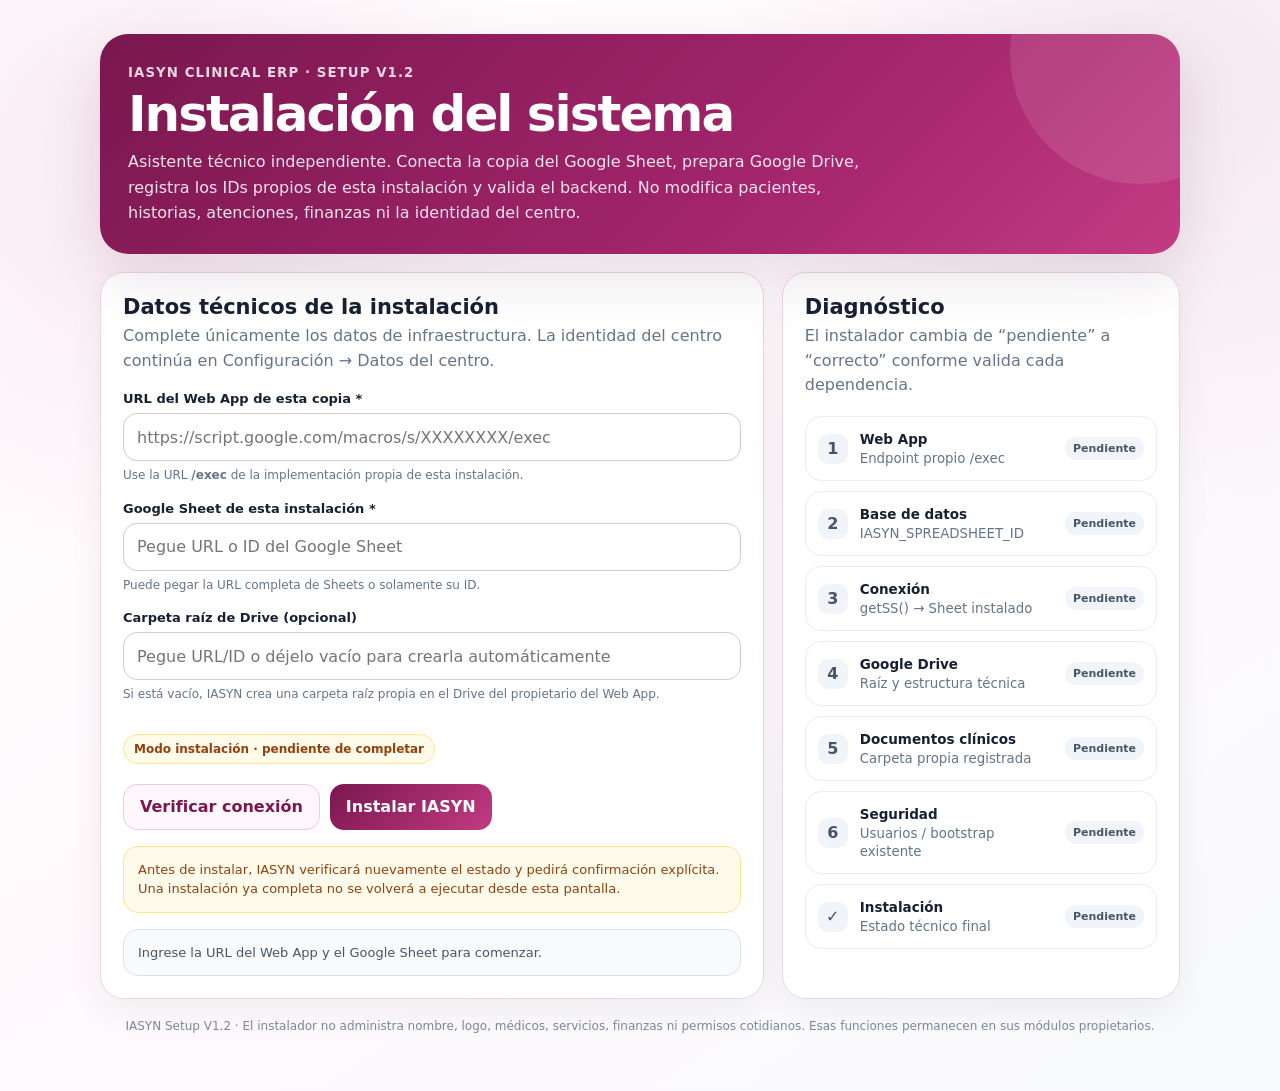
<file: instalacion.html>
<!DOCTYPE html>
<html lang="es">
<head>
  <meta charset="UTF-8">
  <meta name="viewport" content="width=device-width, initial-scale=1.0">
  <meta name="theme-color" content="#7a174f">
  <title>IASYN · Instalación del sistema</title>
  <style>
    :root{
      --primary:#7a174f;
      --primary2:#a3256c;
      --primary3:#c23b83;
      --soft:#fff7fb;
      --bg:#f8fafc;
      --text:#172033;
      --muted:#64748b;
      --line:#e8d7e2;
      --ok:#166534;
      --okbg:#f0fdf4;
      --warn:#92400e;
      --warnbg:#fffbeb;
      --danger:#b42318;
      --dangerbg:#fff1f2;
      --card:#fff;
      --shadow:0 22px 60px rgba(63,20,48,.12);
    }
    *{box-sizing:border-box}
    body{
      margin:0;
      min-height:100vh;
      font-family:Inter,system-ui,-apple-system,BlinkMacSystemFont,"Segoe UI",sans-serif;
      background:
        radial-gradient(circle at 10% 15%,rgba(194,59,131,.10),transparent 28%),
        radial-gradient(circle at 92% 8%,rgba(122,23,79,.08),transparent 30%),
        linear-gradient(145deg,#fff 0%,#fff9fc 48%,#f8fafc 100%);
      color:var(--text);
    }
    .wrap{width:min(1080px,calc(100% - 30px));margin:34px auto 56px}
    .hero{
      padding:28px;
      border-radius:28px;
      background:linear-gradient(135deg,var(--primary),var(--primary2) 62%,var(--primary3));
      color:#fff;
      box-shadow:var(--shadow);
      position:relative;
      overflow:hidden;
    }
    .hero:after{
      content:"";
      position:absolute;
      width:260px;height:260px;border-radius:50%;
      right:-90px;top:-110px;background:rgba(255,255,255,.10)
    }
    .hero small{font-weight:850;letter-spacing:.08em;text-transform:uppercase;opacity:.82}
    .hero h1{font-size:clamp(30px,5vw,50px);margin:8px 0 10px;line-height:1;letter-spacing:-.04em}
    .hero p{margin:0;max-width:760px;line-height:1.6;color:rgba(255,255,255,.88)}
    .grid{display:grid;grid-template-columns:1.25fr .75fr;gap:18px;margin-top:18px}
    .card{
      background:rgba(255,255,255,.97);
      border:1px solid var(--line);
      border-radius:24px;
      padding:22px;
      box-shadow:0 12px 36px rgba(15,23,42,.06)
    }
    .card h2{margin:0 0 5px;font-size:21px}
    .card p{margin:0 0 18px;color:var(--muted);line-height:1.55}
    .field{margin-bottom:16px}
    label{display:block;font-size:13px;font-weight:850;margin-bottom:7px}
    input{
      width:100%;
      min-height:48px;
      border:1px solid #d9c7d3;
      border-radius:14px;
      padding:11px 13px;
      font:inherit;
      color:#111827;
      background:#fff;
      outline:none
    }
    input:focus{border-color:var(--primary3);box-shadow:0 0 0 4px rgba(194,59,131,.10)}
    .help{margin-top:6px;color:var(--muted);font-size:12px;line-height:1.45}
    .actions{display:flex;gap:10px;flex-wrap:wrap;margin-top:20px}
    button{
      min-height:46px;border:0;border-radius:14px;padding:10px 16px;
      font:inherit;font-weight:850;cursor:pointer
    }
    .primary{background:linear-gradient(135deg,var(--primary),var(--primary3));color:#fff}
    .secondary{background:#fff7fb;color:var(--primary);border:1px solid #edcade}
    .line{background:#fff;color:#475569;border:1px solid #dbe2ea}
    button:disabled{opacity:.55;cursor:not-allowed}
    .mode{
      display:inline-flex;
      align-items:center;
      gap:7px;
      margin-top:14px;
      border-radius:999px;
      padding:7px 10px;
      font-size:12px;
      font-weight:900;
      border:1px solid #fde68a;
      background:var(--warnbg);
      color:var(--warn)
    }
    .mode.ok{
      border-color:#bbf7d0;
      background:var(--okbg);
      color:var(--ok)
    }
    .status-list{display:grid;gap:10px}
    .status{
      display:grid;grid-template-columns:32px 1fr auto;gap:10px;align-items:center;
      border:1px solid #e8edf3;border-radius:16px;padding:12px;background:#fff
    }
    .dot{
      width:30px;height:30px;border-radius:10px;display:grid;place-items:center;
      background:#f1f5f9;color:#475569;font-weight:900
    }
    .status strong{font-size:13.5px}
    .status small{display:block;color:var(--muted);margin-top:2px;line-height:1.35}
    .pill{font-size:11px;font-weight:900;border-radius:999px;padding:5px 8px;background:#f1f5f9;color:#475569}
    .status.ok .dot,.pill.ok{background:var(--okbg);color:var(--ok)}
    .status.warn .dot,.pill.warn{background:var(--warnbg);color:var(--warn)}
    .status.bad .dot,.pill.bad{background:var(--dangerbg);color:var(--danger)}
    .notice{margin-top:16px;padding:13px 14px;border-radius:15px;border:1px solid #dbe2ea;background:#f8fafc;color:#475569;line-height:1.5;font-size:13px}
    .notice.ok{border-color:#bbf7d0;background:var(--okbg);color:var(--ok)}
    .notice.warn{border-color:#fde68a;background:var(--warnbg);color:var(--warn)}
    .notice.bad{border-color:#fecdd3;background:var(--dangerbg);color:var(--danger)}
    .credentials{
      display:none;margin-top:16px;padding:16px;border-radius:18px;
      border:1px solid #fde68a;background:#fffbeb
    }
    .credentials h3{margin:0 0 10px;font-size:17px;color:#92400e}
    .cred-row{display:grid;grid-template-columns:120px 1fr auto;gap:8px;align-items:center;margin-top:8px}
    code{
      display:block;overflow-wrap:anywhere;padding:9px 10px;border-radius:10px;
      background:#fff;border:1px solid #e5e7eb;color:#111827
    }
    .frontend{
      display:none;margin-top:18px;padding:18px;border-radius:20px;border:1px solid #c7d2fe;background:#f5f7ff
    }
    .frontend h3{margin:0 0 8px;color:#3730a3}
    .frontend p{margin:0 0 10px;color:#475569;font-size:13px}
    .footer{margin-top:18px;color:#7c8798;font-size:12px;text-align:center;line-height:1.5}
    .spinner{display:none;width:16px;height:16px;border:2px solid rgba(255,255,255,.45);border-top-color:#fff;border-radius:50%;animation:spin .8s linear infinite}
    .loading .spinner{display:inline-block}

    .modal-backdrop{
      display:none;
      position:fixed;
      inset:0;
      z-index:1000;
      padding:18px;
      background:rgba(15,23,42,.58);
      backdrop-filter:blur(5px);
      align-items:center;
      justify-content:center
    }
    .modal-backdrop.show{display:flex}
    .modal-card{
      width:min(590px,100%);
      background:#fff;
      border-radius:22px;
      border:1px solid #ead8e3;
      box-shadow:0 28px 80px rgba(15,23,42,.30);
      padding:22px
    }
    .modal-card h3{margin:0 0 8px;font-size:22px}
    .modal-card p{margin:0 0 13px;color:#475569;line-height:1.55}
    .modal-warning{
      padding:13px 14px;
      border-radius:15px;
      border:1px solid #fde68a;
      background:var(--warnbg);
      color:var(--warn);
      font-size:13px;
      line-height:1.5
    }
    .confirm-grid{
      display:grid;
      gap:9px;
      margin-top:14px
    }
    .confirm-item{
      padding:10px 12px;
      border:1px solid #e5e7eb;
      border-radius:13px;
      background:#f8fafc
    }
    .confirm-item strong{display:block;font-size:12px;margin-bottom:4px}
    .confirm-item code{font-size:12px;padding:0;border:0;background:transparent}

    @keyframes spin{to{transform:rotate(360deg)}}
    @media(max-width:850px){.grid{grid-template-columns:1fr}.wrap{margin-top:18px}.hero,.card{border-radius:20px}}
    @media(max-width:540px){.cred-row{grid-template-columns:1fr}.actions button{width:100%}.modal-card{padding:18px}}
  </style>
</head>
<body>
  <main class="wrap">
    <section class="hero">
      <small>IASYN Clinical ERP · Setup V1.2</small>
      <h1>Instalación del sistema</h1>
      <p>
        Asistente técnico independiente. Conecta la copia del Google Sheet, prepara
        Google Drive, registra los IDs propios de esta instalación y valida el backend.
        No modifica pacientes, historias, atenciones, finanzas ni la identidad del centro.
      </p>
    </section>

    <div class="grid">
      <section class="card">
        <h2>Datos técnicos de la instalación</h2>
        <p>Complete únicamente los datos de infraestructura. La identidad del centro continúa en Configuración → Datos del centro.</p>

        <div class="field">
          <label for="webAppUrl">URL del Web App de esta copia *</label>
          <input id="webAppUrl" type="url" autocomplete="off"
                 placeholder="https://script.google.com/macros/s/XXXXXXXX/exec">
          <div class="help">Use la URL <b>/exec</b> de la implementación propia de esta instalación.</div>
        </div>

        <div class="field">
          <label for="spreadsheetRef">Google Sheet de esta instalación *</label>
          <input id="spreadsheetRef" autocomplete="off"
                 placeholder="Pegue URL o ID del Google Sheet">
          <div class="help">Puede pegar la URL completa de Sheets o solamente su ID.</div>
        </div>

        <div class="field">
          <label for="driveRootRef">Carpeta raíz de Drive (opcional)</label>
          <input id="driveRootRef" autocomplete="off"
                 placeholder="Pegue URL/ID o déjelo vacío para crearla automáticamente">
          <div class="help">Si está vacío, IASYN crea una carpeta raíz propia en el Drive del propietario del Web App.</div>
        </div>

        <div id="modoInstalacion" class="mode warn">
          Modo instalación · pendiente de completar
        </div>

        <div class="actions">
          <button id="btnVerificar" class="secondary" type="button">Verificar conexión</button>
          <button id="btnInstalar" class="primary" type="button">
            <span class="spinner"></span>
            <span class="btn-text">Instalar IASYN</span>
          </button>
        </div>

        <div id="proteccionInstalacion" class="notice warn">
          Antes de instalar, IASYN verificará nuevamente el estado y pedirá confirmación explícita.
          Una instalación ya completa no se volverá a ejecutar desde esta pantalla.
        </div>

        <div id="mensaje" class="notice" aria-live="polite">
          Ingrese la URL del Web App y el Google Sheet para comenzar.
        </div>

        <div id="credenciales" class="credentials">
          <h3>Credenciales iniciales de Seguridad</h3>
          <div class="help">Solo aparecen si la hoja <b>usuarios</b> estaba vacía y se creó el Administrador inicial mediante la función de Seguridad existente.</div>
          <div class="cred-row">
            <strong>Usuario</strong>
            <code id="credUsuario">—</code>
            <button class="line" type="button" data-copy-target="credUsuario">Copiar</button>
          </div>
          <div class="cred-row">
            <strong>Clave temporal</strong>
            <code id="credClave">—</code>
            <button class="line" type="button" data-copy-target="credClave">Copiar</button>
          </div>
        </div>

        <div id="frontendPaso" class="frontend">
          <h3>Último paso del frontend</h3>
          <p>El backend ya quedó instalado. En el archivo central <b>iasyn-config.js</b>, la única línea específica del clon debe usar esta URL:</p>
          <code id="lineaConfig">—</code>
          <div class="actions">
            <button id="btnCopiarConfig" class="secondary" type="button">Copiar línea</button>
            <button id="btnIrLogin" class="line" type="button">Abrir login</button>
          </div>
        </div>
      </section>

      <aside class="card">
        <h2>Diagnóstico</h2>
        <p>El instalador cambia de “pendiente” a “correcto” conforme valida cada dependencia.</p>

        <div class="status-list">
          <div id="stWebApp" class="status">
            <div class="dot">1</div>
            <div><strong>Web App</strong><small>Endpoint propio /exec</small></div>
            <span class="pill">Pendiente</span>
          </div>
          <div id="stSheet" class="status">
            <div class="dot">2</div>
            <div><strong>Base de datos</strong><small>IASYN_SPREADSHEET_ID</small></div>
            <span class="pill">Pendiente</span>
          </div>
          <div id="stConexion" class="status">
            <div class="dot">3</div>
            <div><strong>Conexión</strong><small>getSS() → Sheet instalado</small></div>
            <span class="pill">Pendiente</span>
          </div>
          <div id="stDrive" class="status">
            <div class="dot">4</div>
            <div><strong>Google Drive</strong><small>Raíz y estructura técnica</small></div>
            <span class="pill">Pendiente</span>
          </div>
          <div id="stDocumentos" class="status">
            <div class="dot">5</div>
            <div><strong>Documentos clínicos</strong><small>Carpeta propia registrada</small></div>
            <span class="pill">Pendiente</span>
          </div>
          <div id="stSeguridad" class="status">
            <div class="dot">6</div>
            <div><strong>Seguridad</strong><small>Usuarios / bootstrap existente</small></div>
            <span class="pill">Pendiente</span>
          </div>
          <div id="stFinal" class="status">
            <div class="dot">✓</div>
            <div><strong>Instalación</strong><small>Estado técnico final</small></div>
            <span class="pill">Pendiente</span>
          </div>
        </div>
      </aside>
    </div>

    <div class="footer">
      IASYN Setup V1.2 · El instalador no administra nombre, logo, médicos, servicios,
      finanzas ni permisos cotidianos. Esas funciones permanecen en sus módulos propietarios.
    </div>
  </main>

  <div id="modalConfirmacion"
       class="modal-backdrop"
       role="dialog"
       aria-modal="true"
       aria-hidden="true"
       aria-labelledby="modalConfirmacionTitulo">
    <div class="modal-card">
      <h3 id="modalConfirmacionTitulo">Confirmar instalación IASYN</h3>
      <p>
        Revise que el Web App y el Google Sheet correspondan a esta misma copia
        antes de continuar.
      </p>

      <div class="modal-warning">
        <strong>¿Desea instalar IASYN en esta base?</strong><br>
        Esta operación preparará la infraestructura. No elimina datos clínicos.
      </div>

      <div class="confirm-grid">
        <div class="confirm-item">
          <strong>Google Sheet</strong>
          <code id="confirmSheet">—</code>
        </div>
        <div class="confirm-item">
          <strong>Web App</strong>
          <code id="confirmWebApp">—</code>
        </div>
      </div>

      <div class="actions">
        <button id="btnCancelarInstalacion" class="line" type="button">Cancelar</button>
        <button id="btnConfirmarInstalacion" class="primary" type="button">
          Confirmar e instalar
        </button>
      </div>
    </div>
  </div>

  <script src="instalacion.js?v=1.2.0"></script>
</body>
</html>
</file>
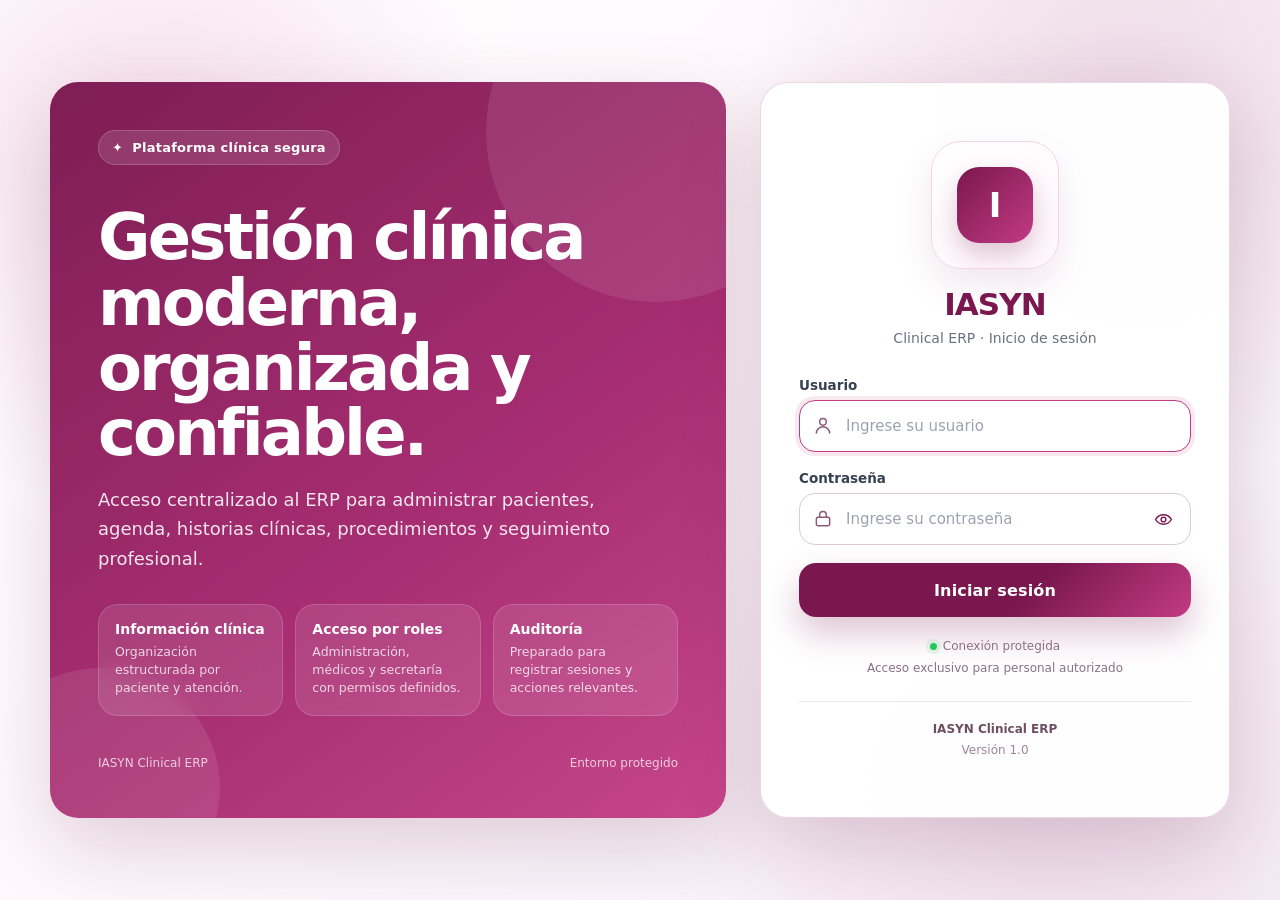
<file: login.html>
<!DOCTYPE html>
<html lang="es">
<head>
  <meta charset="UTF-8">
  <meta name="viewport" content="width=device-width, initial-scale=1.0">
  <meta name="theme-color" content="#7a174f">
  <title>IASYN Clinical ERP - Inicio de sesión</title>

  <style>
    :root{
      --primary:#7a174f;
      --primary-2:#a3256c;
      --primary-3:#c23b83;
      --soft:#fdf2f8;
      --soft-2:#fff7fb;
      --text:#1f2937;
      --muted:#6b7280;
      --line:#ead5e2;
      --card:rgba(255,255,255,.96);
      --danger:#b42318;
      --danger-bg:#fff1f2;
      --success:#166534;
      --success-bg:#f0fdf4;
      --shadow:0 28px 80px rgba(82,22,58,.18);
      --radius:28px;
    }

    *{
      box-sizing:border-box;
      margin:0;
      padding:0;
    }

    html{
      min-height:100%;
      background:#f8fafc;
    }

    body{
      min-height:100vh;
      font-family:Inter,system-ui,-apple-system,BlinkMacSystemFont,"Segoe UI",sans-serif;
      color:var(--text);
      background:
        radial-gradient(circle at 12% 18%,rgba(194,59,131,.16),transparent 26%),
        radial-gradient(circle at 88% 12%,rgba(122,23,79,.13),transparent 28%),
        radial-gradient(circle at 82% 88%,rgba(163,37,108,.10),transparent 30%),
        linear-gradient(135deg,#fff 0%,#fff8fc 42%,#f7f1fb 100%);
      display:flex;
      align-items:center;
      justify-content:center;
      padding:24px;
      overflow-x:hidden;
    }

    .login-shell{
      width:min(1180px,100%);
      display:grid;
      grid-template-columns:minmax(0,1.15fr) minmax(360px,470px);
      gap:34px;
      align-items:stretch;
    }

    .brand-panel{
      position:relative;
      min-height:650px;
      border-radius:var(--radius);
      padding:48px;
      overflow:hidden;
      background:
        linear-gradient(145deg,rgba(122,23,79,.97),rgba(163,37,108,.96) 58%,rgba(194,59,131,.94));
      color:#fff;
      box-shadow:var(--shadow);
      display:flex;
      flex-direction:column;
      justify-content:space-between;
      isolation:isolate;
    }

    .brand-panel::before,
    .brand-panel::after{
      content:"";
      position:absolute;
      border-radius:50%;
      background:rgba(255,255,255,.09);
      z-index:-1;
    }

    .brand-panel::before{
      width:340px;
      height:340px;
      top:-120px;
      right:-100px;
    }

    .brand-panel::after{
      width:240px;
      height:240px;
      bottom:-90px;
      left:-70px;
    }

    .brand-badge{
      display:inline-flex;
      align-items:center;
      gap:9px;
      width:max-content;
      padding:9px 13px;
      border-radius:999px;
      background:rgba(255,255,255,.12);
      border:1px solid rgba(255,255,255,.18);
      backdrop-filter:blur(8px);
      font-size:13px;
      font-weight:800;
      letter-spacing:.02em;
    }

    .brand-content{
      max-width:640px;
      margin:40px 0;
    }

    .brand-content h2{
      font-size:clamp(36px,5vw,64px);
      line-height:1.02;
      letter-spacing:-.045em;
      font-weight:900;
      margin-bottom:18px;
    }

    .brand-content p{
      max-width:560px;
      font-size:18px;
      line-height:1.65;
      color:rgba(255,255,255,.88);
    }

    .brand-points{
      display:grid;
      grid-template-columns:repeat(3,minmax(0,1fr));
      gap:12px;
      margin-top:30px;
    }

    .brand-point{
      min-height:112px;
      padding:16px;
      border-radius:20px;
      background:rgba(255,255,255,.10);
      border:1px solid rgba(255,255,255,.16);
      backdrop-filter:blur(10px);
    }

    .brand-point b{
      display:block;
      font-size:14px;
      margin-bottom:6px;
    }

    .brand-point span{
      display:block;
      font-size:12.5px;
      line-height:1.45;
      color:rgba(255,255,255,.78);
    }

    .brand-footer{
      display:flex;
      align-items:center;
      justify-content:space-between;
      gap:14px;
      font-size:12px;
      color:rgba(255,255,255,.74);
    }

    .login-panel{
      min-height:650px;
      padding:44px 38px;
      border-radius:var(--radius);
      background:var(--card);
      border:1px solid rgba(234,213,226,.95);
      box-shadow:var(--shadow);
      backdrop-filter:blur(18px);
      display:flex;
      flex-direction:column;
      justify-content:center;
    }

    .logo-wrap{
      width:128px;
      height:128px;
      margin:0 auto 18px;
      border-radius:30px;
      background:linear-gradient(145deg,#fff,#fff7fb);
      border:1px solid #f1d4e5;
      display:grid;
      place-items:center;
      box-shadow:0 16px 36px rgba(122,23,79,.10);
      overflow:hidden;
    }

    #logoCentro{
      width:112px;
      height:112px;
      object-fit:contain;
      display:none;
    }

    #logoFallback{
      width:76px;
      height:76px;
      border-radius:22px;
      display:grid;
      place-items:center;
      font-size:34px;
      font-weight:900;
      color:#fff;
      background:linear-gradient(135deg,var(--primary),var(--primary-3));
      box-shadow:0 12px 26px rgba(122,23,79,.24);
    }

    .login-heading{
      text-align:center;
      margin-bottom:28px;
    }

    #nombreCentro{
      font-size:31px;
      line-height:1.15;
      letter-spacing:-.03em;
      font-weight:900;
      color:var(--primary);
      margin-bottom:6px;
    }

    #subtituloCentro{
      font-size:14px;
      line-height:1.5;
      color:var(--muted);
    }

    .login-form{
      width:100%;
    }

    .field{
      margin-bottom:18px;
    }

    .field label{
      display:block;
      margin-bottom:7px;
      color:#374151;
      font-size:13.5px;
      font-weight:800;
    }

    .input-wrap{
      position:relative;
    }

    .input-icon{
      position:absolute;
      left:14px;
      top:50%;
      transform:translateY(-50%);
      width:20px;
      height:20px;
      color:#8b5b78;
      pointer-events:none;
    }

    .input-wrap input{
      width:100%;
      min-height:52px;
      padding:13px 48px 13px 46px;
      border:1px solid #ddcbd6;
      border-radius:16px;
      background:#fff;
      color:#111827;
      font:inherit;
      font-size:15px;
      font-weight:650;
      outline:none;
      transition:border-color .18s ease,box-shadow .18s ease,background .18s ease;
    }

    .input-wrap input::placeholder{
      color:#9ca3af;
      font-weight:500;
    }

    .input-wrap input:focus{
      border-color:var(--primary-3);
      background:#fff;
      box-shadow:0 0 0 4px rgba(194,59,131,.11);
    }

    .toggle-password{
      position:absolute;
      top:50%;
      right:10px;
      transform:translateY(-50%);
      width:36px;
      height:36px;
      border:0;
      border-radius:11px;
      background:transparent;
      color:#7a174f;
      display:grid;
      place-items:center;
      cursor:pointer;
      transition:background .18s ease,transform .18s ease;
    }

    .toggle-password:hover{
      background:var(--soft);
    }

    .toggle-password:active{
      transform:translateY(-50%) scale(.96);
    }

    .toggle-password svg{
      width:19px;
      height:19px;
    }

    .login-button{
      width:100%;
      min-height:54px;
      margin-top:4px;
      border:0;
      border-radius:17px;
      padding:14px 18px;
      background:linear-gradient(135deg,var(--primary),var(--primary-2) 58%,var(--primary-3));
      color:#fff;
      font:inherit;
      font-size:16px;
      font-weight:900;
      letter-spacing:.01em;
      cursor:pointer;
      box-shadow:0 16px 34px rgba(122,23,79,.26);
      transition:transform .18s ease,box-shadow .18s ease,filter .18s ease;
      display:flex;
      align-items:center;
      justify-content:center;
      gap:10px;
    }

    .login-button:hover{
      transform:translateY(-2px);
      filter:saturate(1.06);
      box-shadow:0 22px 42px rgba(122,23,79,.32);
    }

    .login-button:active{
      transform:translateY(0);
    }

    .login-button:disabled{
      cursor:not-allowed;
      opacity:.72;
      transform:none;
      box-shadow:0 10px 24px rgba(122,23,79,.18);
    }

    .spinner{
      display:none;
      width:18px;
      height:18px;
      border:2px solid rgba(255,255,255,.42);
      border-top-color:#fff;
      border-radius:50%;
      animation:girar .8s linear infinite;
    }

    .login-button.loading .spinner{
      display:inline-block;
    }

    @keyframes girar{
      to{transform:rotate(360deg)}
    }

    #lblError,
    #lblEstado{
      display:none;
      margin-top:16px;
      padding:12px 14px;
      border-radius:14px;
      font-size:13.5px;
      line-height:1.45;
      font-weight:700;
    }

    #lblError{
      border:1px solid #fecdd3;
      background:var(--danger-bg);
      color:var(--danger);
    }

    #lblEstado{
      border:1px solid #bbf7d0;
      background:var(--success-bg);
      color:var(--success);
    }

    .login-meta{
      margin-top:22px;
      display:flex;
      justify-content:center;
      flex-wrap:wrap;
      gap:8px 14px;
      color:#8a7281;
      font-size:12px;
      text-align:center;
    }

    .login-meta span{
      display:inline-flex;
      align-items:center;
      gap:6px;
    }

    .secure-dot{
      width:7px;
      height:7px;
      border-radius:50%;
      background:#22c55e;
      box-shadow:0 0 0 4px rgba(34,197,94,.12);
    }

    .footer{
      margin-top:26px;
      padding-top:18px;
      border-top:1px solid #f1e6ed;
      text-align:center;
      color:#9a8592;
      font-size:12px;
      line-height:1.55;
    }

    .footer strong{
      display:block;
      color:#6e4e61;
      margin-bottom:2px;
    }

    @media(max-width:980px){
      body{
        padding:18px;
      }

      .login-shell{
        grid-template-columns:1fr;
        max-width:560px;
      }

      .brand-panel{
        display:none;
      }

      .login-panel{
        min-height:auto;
        padding:38px 30px;
      }
    }

    @media(max-width:560px){
      body{
        padding:12px;
        align-items:flex-start;
      }

      .login-shell{
        width:100%;
        margin-top:10px;
      }

      .login-panel{
        padding:30px 20px 24px;
        border-radius:23px;
      }

      .logo-wrap{
        width:112px;
        height:112px;
        border-radius:27px;
      }

      #logoCentro{
        width:98px;
        height:98px;
      }

      #logoFallback{
        width:68px;
        height:68px;
        font-size:30px;
      }

      #nombreCentro{
        font-size:27px;
      }

      .input-wrap input{
        min-height:50px;
      }

      .login-button{
        min-height:52px;
      }
    }

    @media(max-height:720px) and (min-width:981px){
      body{
        align-items:flex-start;
      }

      .login-shell{
        margin:18px 0;
      }

      .brand-panel,
      .login-panel{
        min-height:590px;
      }
    }
  </style>
</head>

<body>
  <main class="login-shell" aria-label="Acceso al sistema IASYN">

    <section class="brand-panel" aria-hidden="true">
      <div>
        <div class="brand-badge">
          <span>✦</span>
          Plataforma clínica segura
        </div>

        <div class="brand-content">
          <h2>Gestión clínica moderna, organizada y confiable.</h2>
          <p>
            Acceso centralizado al ERP para administrar pacientes, agenda,
            historias clínicas, procedimientos y seguimiento profesional.
          </p>

          <div class="brand-points">
            <div class="brand-point">
              <b>Información clínica</b>
              <span>Organización estructurada por paciente y atención.</span>
            </div>

            <div class="brand-point">
              <b>Acceso por roles</b>
              <span>Administración, médicos y secretaría con permisos definidos.</span>
            </div>

            <div class="brand-point">
              <b>Auditoría</b>
              <span>Preparado para registrar sesiones y acciones relevantes.</span>
            </div>
          </div>
        </div>
      </div>

      <div class="brand-footer">
        <span>IASYN Clinical ERP</span>
        <span>Entorno protegido</span>
      </div>
    </section>

    <section class="login-panel">

      <div class="logo-wrap">
        <img id="logoCentro" src="" alt="Logo del centro médico">
        <div id="logoFallback" aria-hidden="true">I</div>
      </div>

      <div class="login-heading">
        <h1 id="nombreCentro">IASYN</h1>
        <p id="subtituloCentro">Clinical ERP · Inicio de sesión</p>
      </div>

      <form id="formLogin" class="login-form" autocomplete="on" novalidate>

        <div class="field">
          <label for="txtUsuario">Usuario</label>
          <div class="input-wrap">
            <svg class="input-icon" viewBox="0 0 24 24" fill="none" stroke="currentColor" stroke-width="1.8" aria-hidden="true">
              <path d="M20 21a8 8 0 0 0-16 0"></path>
              <circle cx="12" cy="7" r="4"></circle>
            </svg>

            <input
              id="txtUsuario"
              name="usuario"
              type="text"
              placeholder="Ingrese su usuario"
              autocomplete="username"
              autocapitalize="none"
              spellcheck="false"
              required
            >
          </div>
        </div>

        <div class="field">
          <label for="txtClave">Contraseña</label>
          <div class="input-wrap">
            <svg class="input-icon" viewBox="0 0 24 24" fill="none" stroke="currentColor" stroke-width="1.8" aria-hidden="true">
              <rect x="4" y="10" width="16" height="10" rx="2"></rect>
              <path d="M8 10V7a4 4 0 0 1 8 0v3"></path>
            </svg>

            <input
              id="txtClave"
              name="clave"
              type="password"
              placeholder="Ingrese su contraseña"
              autocomplete="current-password"
              required
            >

            <button
              id="btnMostrarClave"
              class="toggle-password"
              type="button"
              aria-label="Mostrar contraseña"
              aria-pressed="false"
            >
              <svg id="iconoOjo" viewBox="0 0 24 24" fill="none" stroke="currentColor" stroke-width="1.8" aria-hidden="true">
                <path d="M2 12s3.5-6 10-6 10 6 10 6-3.5 6-10 6S2 12 2 12Z"></path>
                <circle cx="12" cy="12" r="3"></circle>
              </svg>
            </button>
          </div>
        </div>

        <button id="btnLogin" class="login-button" type="submit">
          <span class="spinner" aria-hidden="true"></span>
          <span id="btnLoginTexto">Iniciar sesión</span>
        </button>

        <div id="lblError" role="alert"></div>
        <div id="lblEstado" role="status"></div>

      </form>

      <div class="login-meta">
        <span><i class="secure-dot" aria-hidden="true"></i> Conexión protegida</span>
        <span>Acceso exclusivo para personal autorizado</span>
      </div>

      <footer class="footer">
        <strong>IASYN Clinical ERP</strong>
        Versión 1.0
      </footer>

    </section>
  </main>

  <!-- Configuración central de conexión IASYN. -->
  <script src="iasyn-config.js?v=1.1.0"></script>
  <!-- Toda la lógica de autenticación se mantiene modularizada aquí. -->
  <script src="seguridad.js?v=20260907-ENDPOINT-CENTRAL-V1"></script>
</body>
</html>
</file>
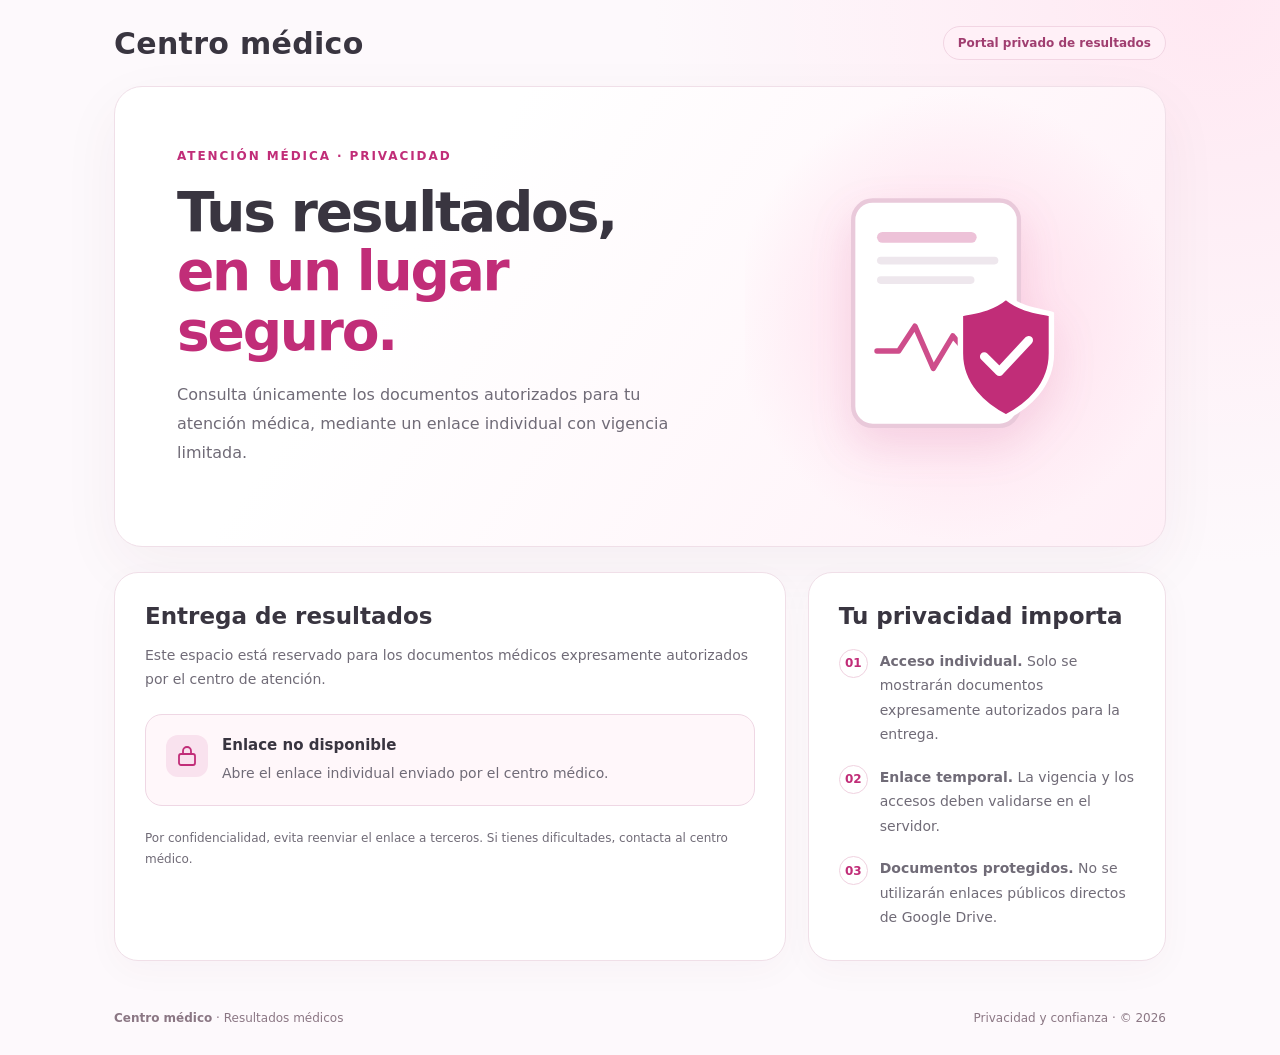
<file: resultados.html>
<!DOCTYPE html>
<html lang="es">
<head>
<meta charset="UTF-8">
<meta name="viewport" content="width=device-width, initial-scale=1, viewport-fit=cover">
<meta name="robots" content="noindex,nofollow,noarchive,nosnippet">
<meta name="referrer" content="no-referrer">
<meta name="color-scheme" content="light">
<title>Entrega de resultados | Centro médico</title>
<style>
/* IASYN-2 | Portal de resultados V1.0 | Independiente, sin dependencias externas.
   Adaptado conceptualmente del portal de Aurosanax Prueba.
   El acceso permanece cerrado hasta configurar y verificar el backend de EIC. */
:root{font-family:Inter,system-ui,-apple-system,"Segoe UI",Arial,sans-serif;color:#393540;background:#fdf9fc;--pink:#c12d78;--line:#f0dfe8;--muted:#706b77}
*{box-sizing:border-box}body{margin:0;min-height:100vh;background:radial-gradient(circle at 95% 0%,#ffe8f2,transparent 35%),#fdf9fc}a{color:inherit}.shell{max-width:1100px;margin:auto;padding:0 24px}.top{min-height:86px;display:flex;justify-content:space-between;align-items:center;gap:14px}.brand{font-size:clamp(22px,3vw,30px);font-weight:850;letter-spacing:.01em}.brand span{color:var(--pink)}.tag{color:#a03e70;background:#fff0f7;border:1px solid #f2d5e3;border-radius:30px;padding:9px 14px;font-size:12px;font-weight:700}.hero{display:grid;grid-template-columns:1.2fr .8fr;background:linear-gradient(125deg,#fff 30%,#fff0f7);border:1px solid var(--line);border-radius:28px;overflow:hidden;box-shadow:0 20px 60px #5b21430d}.hero-copy{padding:clamp(30px,5vw,62px)}.eyebrow{font-size:12px;color:var(--pink);font-weight:800;text-transform:uppercase;letter-spacing:.16em}h1{font-size:clamp(35px,4.5vw,55px);line-height:1.08;letter-spacing:-.04em;margin:20px 0}h1 span{color:var(--pink)}.lead{font-size:16px;line-height:1.8;color:var(--muted);max-width:520px}.art{display:flex;align-items:center;justify-content:center;background:radial-gradient(circle,#ffd9e9,transparent 72%);min-height:300px}.art svg{width:min(72%,260px);height:auto;filter:drop-shadow(0 18px 20px #b62c7520)}.sections{display:grid;grid-template-columns:minmax(0,1.5fr) minmax(255px,.8fr);gap:22px;margin:25px 0 50px}.panel{background:white;border:1px solid var(--line);border-radius:24px;padding:30px;box-shadow:0 10px 35px #5b214308}.panel h2{font-size:23px;margin:0 0 12px}.panel p{color:var(--muted);font-size:14px;line-height:1.75}.state{display:flex;gap:14px;align-items:flex-start;margin:22px 0;padding:20px;border-radius:17px;border:1px solid #efd7e4;background:#fff7fa}.state-icon{width:42px;height:42px;flex:none;border-radius:12px;background:#f9e2ee;display:grid;place-items:center;color:var(--pink)}.state strong{font-size:15px}.state p{margin:7px 0 0}.security{display:grid;gap:18px;margin-top:20px}.security-item{display:flex;gap:12px;align-items:flex-start}.number{flex:none;border:1px solid #f0d2e0;border-radius:50%;width:29px;height:29px;display:grid;place-items:center;color:var(--pink);font-weight:800;font-size:12px}.security-item p{margin:0}.fine{font-size:12px!important}.portal-frame-host{margin-top:20px;height:1800px;border:1px solid var(--line);border-radius:16px;overflow:hidden;background:white}.portal-frame-host iframe{width:100%;height:1860px;margin-top:-60px;border:0;display:block;background:white}.footer{display:flex;justify-content:space-between;gap:12px;padding:0 0 30px;color:#8b7784;font-size:12px}.hidden{display:none!important}
@media(max-width:780px){.hero{grid-template-columns:1fr}.art{min-height:170px}.art svg{max-height:145px}.sections{grid-template-columns:1fr}.panel{padding:23px}.tag{font-size:10px}.portal-frame-host{height:1900px}.portal-frame-host iframe{height:1960px}}@media(max-width:440px){.shell{padding:0 14px}.top{min-height:76px}.brand{font-size:21px}.tag{padding:7px 9px}.hero-copy{padding:29px 23px}.footer{flex-direction:column}}
</style>
</head>
<body>
<div class="shell">
<header class="top"><div class="brand" id="clinic-brand">Centro médico</div><div class="tag">Portal privado de resultados</div></header>
<main>
<section class="hero" aria-labelledby="page-title">
 <div class="hero-copy"><div class="eyebrow">Atención médica · Privacidad</div><h1 id="page-title">Tus resultados, <span>en un lugar seguro.</span></h1><p class="lead">Consulta únicamente los documentos autorizados para tu atención médica, mediante un enlace individual con vigencia limitada.</p></div>
 <div class="art" aria-hidden="true"><svg viewBox="0 0 240 250" xmlns="http://www.w3.org/2000/svg"><rect x="26" y="18" width="153" height="208" rx="18" fill="white" stroke="#e9c9da" stroke-width="4"/><rect x="48" y="47" width="92" height="10" rx="5" fill="#edc2d8"/><rect x="48" y="70" width="112" height="7" rx="3.5" fill="#eee7ed"/><rect x="48" y="88" width="90" height="7" rx="3.5" fill="#eee7ed"/><path d="M48 157h20l15-23 17 39 18-30 12 14h27" fill="none" stroke="#ce4d8b" stroke-width="5" stroke-linecap="round" stroke-linejoin="round"/><path d="M167 107c17 14 35 13 42 16v36c0 30-22 49-42 59-20-10-42-29-42-59v-36c7-3 25-2 42-16Z" fill="#c12d78" stroke="white" stroke-width="5"/><path d="m147 162 14 14 27-29" fill="none" stroke="white" stroke-width="8" stroke-linecap="round" stroke-linejoin="round"/></svg></div>
</section>
<div class="sections">
 <section class="panel" aria-labelledby="documents-title"><h2 id="documents-title">Entrega de resultados</h2><p>Este espacio está reservado para los documentos médicos expresamente autorizados por el centro de atención.</p>
  <div class="state" role="status" aria-live="polite"><div class="state-icon" aria-hidden="true"><svg width="24" height="24" viewBox="0 0 24 24" fill="none" stroke="currentColor" stroke-width="1.8" stroke-linecap="round" stroke-linejoin="round"><rect x="4" y="10" width="16" height="11" rx="2"/><path d="M8 10V7a4 4 0 0 1 8 0v3"/></svg></div><div><strong id="state-title">Acceso protegido</strong><p id="state-message">El acceso a los documentos requiere un enlace válido y un servidor habilitado.</p></div></div>
  <div id="portal-frame-host" class="portal-frame-host hidden" aria-label="Panel de documentos autorizados"></div>
  <p class="fine">Por confidencialidad, evita reenviar el enlace a terceros. Si tienes dificultades, contacta al centro médico.</p>
 </section>
 <aside class="panel" aria-label="Protección de información"><h2>Tu privacidad importa</h2><div class="security"><div class="security-item"><div class="number">01</div><p><strong>Acceso individual.</strong> Solo se mostrarán documentos expresamente autorizados para la entrega.</p></div><div class="security-item"><div class="number">02</div><p><strong>Enlace temporal.</strong> La vigencia y los accesos deben validarse en el servidor.</p></div><div class="security-item"><div class="number">03</div><p><strong>Documentos protegidos.</strong> No se utilizarán enlaces públicos directos de Google Drive.</p></div></div></aside>
</div>
</main>
<footer class="footer"><span><strong id="clinic-footer">Centro médico</strong> · Resultados médicos</span><span>Privacidad y confianza · © <span id="year"></span></span></footer>
</div>
<script>
(function(){
 'use strict';
 /* PORTAL IASYN-2: endpoint exclusivo de iasyn-config.js en GitHub,
    verificado por lectura el 25/10/2026. No reutilizar el de Aurosanax Prueba. */
 var CONFIG=Object.freeze({backendResultadosUrl:'https://script.google.com/macros/s/AKfycbz-Pc74aqgzRU95wyMzLw3UWj4OJtobRLhVfesWgT-WEbOX-JfLmzNpUPZKdNpVJnx8Ng/exec',habilitado:true});
 var titulo=document.getElementById('state-title');
 var mensaje=document.getElementById('state-message');
 document.getElementById('year').textContent=String(new Date().getFullYear());
 function estado(t,m){titulo.textContent=t;mensaje.textContent=m;}
 function aplicarNombreInstitucional(valor){
   if(typeof valor!=='string')return;
   var nombre=valor.trim().replace(/\\s+/g,' ');
   if(!nombre||nombre.length>120)return;
   document.getElementById('clinic-brand').textContent=nombre;
   document.getElementById('clinic-footer').textContent=nombre;
   document.title='Entrega de resultados | '+nombre;
 }
 function extraerNombrePublico(cfg){
   if(!cfg||typeof cfg!=='object'||Array.isArray(cfg))return '';
   var obj=(cfg.configuracion&&typeof cfg.configuracion==='object')?cfg.configuracion:cfg;
   return obj.nombre_clinica||obj.nombre_centro||obj.nombre_comercial||obj.razon_social||'';
 }
 /* La configuración se consulta SOLO en el backend EIC validado.
    No se usan URLs, nombres ni credenciales de Aurosanax Prueba. */
 function cargarNombreInstitucional(base){
   var url=new URL(base.toString());
   url.searchParams.set('accion','obtenerConfiguracion');
   fetch(url.toString(),{method:'GET',credentials:'omit',cache:'no-store',referrerPolicy:'no-referrer'})
     .then(function(r){if(!r.ok)throw new Error('Configuración no disponible');return r.json();})
     .then(function(cfg){aplicarNombreInstitucional(extraerNombrePublico(cfg));})
     .catch(function(){/* La identidad no interrumpe la validación de resultados. */});
 }
 var token=new URLSearchParams(window.location.search).get('token')||'';
 if(!/^[A-Za-z0-9_-]{40,64}$/.test(token)){
   estado('Enlace no disponible','Abre el enlace individual enviado por el centro médico.');return;
 }
 if(!CONFIG.habilitado){
   estado('Portal en preparación','El acceso a resultados aún no está habilitado. Comunícate con el centro médico.');return;
 }
 var base;
 try{
   base=new URL(CONFIG.backendResultadosUrl);
   if(base.protocol!=='https:'||base.hostname!=='script.google.com'||
      !/^\/macros\/s\/[^/]+\/exec$/.test(base.pathname)||base.search||base.hash){
     throw new Error('Endpoint no autorizado');
   }
 }catch(_){estado('Servicio no configurado','No es posible acceder a los resultados en este momento.');return;}
 cargarNombreInstitucional(base);
 base.searchParams.set('portal','resultados');
 base.searchParams.set('token',token);
 var frame=document.createElement('iframe');
 frame.title='Documentos médicos autorizados';
 frame.setAttribute('referrerpolicy','no-referrer');
 frame.setAttribute('loading','eager');
 frame.setAttribute('allow','');
 frame.src=base.toString();
 var host=document.getElementById('portal-frame-host');
 host.appendChild(frame);host.classList.remove('hidden');
 estado('Resultados autorizados','El servidor verificará la vigencia del enlace y los permisos de cada documento.');
})();
</script>
</body>
</html>
</file>
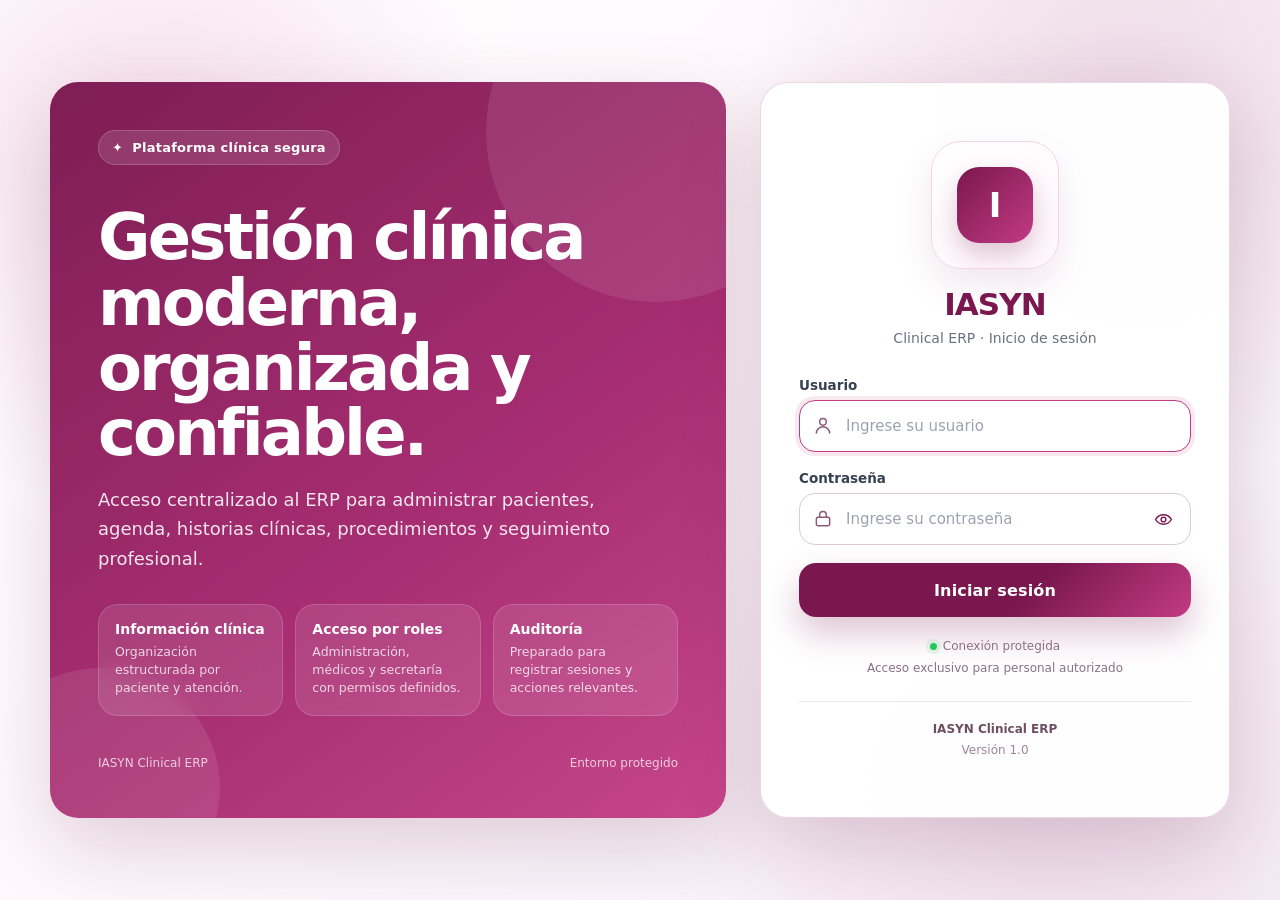
<file: secretaria.html>
<!DOCTYPE html>
<html lang="es">
<head>
  <meta charset="UTF-8" />
  <meta name="viewport" content="width=device-width, initial-scale=1.0" />
  <title id="secTituloDocumento">IASYN - Secretaría</title>

  <link href="https://cdn.jsdelivr.net/npm/bootstrap@5.3.3/dist/css/bootstrap.min.css" rel="stylesheet">
  <link href="https://cdn.jsdelivr.net/npm/bootstrap-icons@1.11.3/font/bootstrap-icons.css" rel="stylesheet">

  <style>
    :root {
      --primary:#8b1e5a;
      --primary2:#c23b83;
      --soft:#fdf2f8;
      --bg:#f8fafc;
      --text:#1f2937;
      --muted:#6b7280;
      --line:#e5e7eb;
      --card:#ffffff;
      --ok:#16a34a;
      --warn:#f59e0b;
      --danger:#dc2626;
      --blue:#2563eb;
    }
    *{box-sizing:border-box}
    body{margin:0;font-family:system-ui,-apple-system,BlinkMacSystemFont,"Segoe UI",sans-serif;background:var(--bg);color:var(--text)}
    .app{display:flex;min-height:100vh}
    .sidebar{width:260px;background:linear-gradient(180deg,#7a174f,#a3256c);color:#fff;position:fixed;inset:0 auto 0 0;padding:22px 16px;overflow:auto;z-index:20}
    .brand{display:flex;gap:12px;align-items:center;margin-bottom:22px}
    .brand-logo{width:46px;height:46px;border-radius:16px;background:#fff;color:var(--primary);display:grid;place-items:center;font-weight:900}
    .brand h1{font-size:18px;margin:0;font-weight:900;line-height:1.1}
    .brand small{opacity:.85}
    .menu-title{font-size:11px;text-transform:uppercase;letter-spacing:.08em;opacity:.7;font-weight:800;margin:18px 10px 8px}
    .menu button{width:100%;border:0;background:transparent;color:#fff;display:flex;gap:10px;align-items:center;padding:11px 12px;border-radius:14px;font-weight:750;text-align:left;margin-bottom:5px}
    .menu button:hover,.menu button.active{background:rgba(255,255,255,.16)}
    .main{margin-left:260px;width:calc(100% - 260px);min-height:100vh;padding:22px}
    .topbar{display:flex;justify-content:space-between;gap:14px;align-items:center;margin-bottom:16px}
    .topbar h2{margin:0;font-weight:900}
    .topbar p{margin:3px 0 0;color:var(--muted)}
    .demo-banner{background:#111827;color:#fff;border-radius:18px;padding:12px 16px;margin-bottom:16px;display:flex;justify-content:space-between;gap:12px;align-items:center}
    .demo-banner b{color:#fbbf24}
    .cardx{background:var(--card);border:1px solid var(--line);border-radius:22px;box-shadow:0 10px 30px rgba(15,23,42,.06)}
    .screen{display:none}
    .screen.active{display:block}
    .btn-auro{background:linear-gradient(135deg,var(--primary),var(--primary2));color:#fff;border:0;border-radius:14px;padding:10px 14px;font-weight:800}
    .btn-soft{background:var(--soft);color:var(--primary);border:1px solid #fbcfe8;border-radius:14px;padding:10px 14px;font-weight:800}
    .btn-line{background:#fff;color:#334155;border:1px solid var(--line);border-radius:14px;padding:10px 14px;font-weight:800}
    .btn-danger-soft{background:#fff1f2;color:#be123c;border:1px solid #fecdd3;border-radius:14px;padding:10px 14px;font-weight:800}
    .form-control,.form-select{border-radius:14px;padding:10px 12px}
    .section-head{display:flex;justify-content:space-between;gap:12px;align-items:center;margin-bottom:16px}
    .section-head h4{margin:0;font-weight:900}
    .section-head p{margin:3px 0 0;color:var(--muted)}
    .stat{padding:18px;display:flex;gap:14px;align-items:center;min-height:100px}
    .stat-icon{width:48px;height:48px;border-radius:16px;background:var(--soft);color:var(--primary);display:grid;place-items:center;font-size:22px}
    .stat small{color:var(--muted);font-weight:800}
    .stat h3{margin:2px 0 0;font-weight:900}
    .table-modern th{font-size:12px;text-transform:uppercase;color:var(--muted);letter-spacing:.04em;border-bottom:1px solid var(--line)}
    .table-modern td{vertical-align:middle;border-bottom:1px solid #f1f5f9}
    .badgex{border-radius:999px;padding:6px 10px;font-weight:800;font-size:12px;display:inline-block}
    .badge-ok{background:#dcfce7;color:#166534}
    .badge-warn{background:#fef3c7;color:#92400e}
    .badge-danger{background:#fee2e2;color:#991b1b}
    .badge-blue{background:#dbeafe;color:#1e40af}
    .badge-vencido{background:#e5e7eb;color:#374151}
    .mini-note{background:#fff7ed;border:1px solid #fed7aa;color:#9a3412;border-radius:16px;padding:12px 14px;font-size:14px}
    .mobile-menu{display:none}
    .mobile-cards{display:none}
    .mobile-card{border:1px solid var(--line);border-radius:18px;padding:14px;background:#fff;margin-bottom:12px}
    .line{display:flex;justify-content:space-between;border-top:1px solid #f1f5f9;padding:8px 0;gap:12px;font-size:14px}
    .line span:first-child{color:var(--muted)}
    .line span:last-child{font-weight:700;text-align:right}

    .calendar-toolbar{display:flex;justify-content:space-between;align-items:center;gap:12px;flex-wrap:wrap;margin-bottom:14px}
    .calendar-title{font-weight:900;font-size:20px;color:#111827}
    .calendar-grid{display:grid;grid-template-columns:repeat(7,1fr);gap:8px}
    .calendar-head{text-align:center;font-size:12px;font-weight:900;color:var(--muted);text-transform:uppercase;letter-spacing:.04em;padding:8px}
    .calendar-day{
      min-height:78px;border:1px solid var(--line);border-radius:16px;background:#fff;padding:9px;cursor:pointer;transition:.15s;
      display:flex;flex-direction:column;justify-content:space-between;gap:6px;
    }
    .calendar-day:hover{border-color:#f9a8d4;background:#fff7fb}
    .calendar-day.empty{background:transparent;border:0;cursor:default}
    .calendar-day.selected{background:linear-gradient(135deg,var(--primary),var(--primary2));color:#fff;border-color:transparent;box-shadow:0 10px 20px rgba(139,30,90,.18)}
    .calendar-day.today{border-color:#f59e0b}
    .day-number{font-weight:900;font-size:16px}
    .day-meta{font-size:11px;color:var(--muted);font-weight:750}
    .calendar-day.selected .day-meta{color:rgba(255,255,255,.86)}

    .template-card{border:1px solid var(--line);background:#fff;border-radius:16px;padding:12px;cursor:pointer;transition:.15s;height:100%}
    .template-card:hover,.template-card.active{border-color:#f9a8d4;background:#fff7fb}
    .template-card b{display:block;color:#111827}
    .template-card small{color:var(--muted);font-weight:700}

    .plan-table-wrap{border:1px solid var(--line);border-radius:18px;overflow:auto;background:#fff}
    .plan-table{width:100%;margin:0;min-width:920px}
    .plan-table th{background:#fdf2f8;color:#8b1e5a;font-size:11px;text-transform:uppercase;letter-spacing:.04em;padding:9px;border-bottom:1px solid #fbcfe8;white-space:nowrap}
    .plan-table td{padding:8px;border-bottom:1px solid #f1f5f9;vertical-align:middle}
    .plan-table .form-control,.plan-table .form-select{padding:7px 9px;border-radius:10px;font-size:13px}
    .day-label{font-weight:900;color:#111827;white-space:nowrap}
    .day-sub{display:block;font-size:12px;color:var(--muted);font-weight:750}
    .progress-box{display:none;border:1px solid #bfdbfe;background:#eff6ff;color:#1e40af;border-radius:16px;padding:12px;margin-top:12px;font-weight:750}
    .progress-box.show{display:block}


    /* ===== Mejoras premium v3.2: disponibilidad ===== */
    .premium-hero{background:linear-gradient(135deg,#fff,#fdf2f8);border:1px solid #fbcfe8;border-radius:24px;padding:18px;margin-bottom:16px;display:flex;justify-content:space-between;gap:14px;align-items:flex-start}
    .premium-hero h4{margin:0;font-weight:950;color:#111827}
    .premium-hero p{margin:6px 0 0;color:var(--muted)}
    .step-pills{display:flex;flex-wrap:wrap;gap:8px;margin-top:12px}
    .step-pill{background:#fff;border:1px solid #fbcfe8;color:#8b1e5a;border-radius:999px;padding:7px 10px;font-size:12px;font-weight:900}
    .toolbar-group{background:#fff;border:1px solid var(--line);border-radius:18px;padding:10px;display:flex;gap:8px;flex-wrap:wrap;align-items:center}
    .toolbar-label{font-size:11px;font-weight:950;text-transform:uppercase;letter-spacing:.06em;color:var(--muted);padding:0 4px;width:100%}
    .month-nav-premium{display:flex;align-items:center;justify-content:space-between;gap:12px;margin-bottom:14px;flex-wrap:wrap}
    .month-center{display:flex;flex-direction:column;align-items:center;gap:2px;min-width:210px}
    .month-center .calendar-title{font-size:24px;line-height:1.1}
    .month-center small{color:var(--muted);font-weight:800}
    .calendar-day.weekend{background:#fff7ed}
    .calendar-day.sunday{background:#fef2f2}
    .calendar-day.selected.weekend,.calendar-day.selected.sunday{background:linear-gradient(135deg,var(--primary),var(--primary2));}
    .calendar-day .mini-hours{display:flex;flex-wrap:wrap;gap:3px;margin-top:2px;max-height:34px;overflow:hidden}
    .calendar-day .mini-chip{font-size:9px;border-radius:999px;padding:2px 4px;background:#fdf2f8;color:#8b1e5a;font-weight:900;line-height:1}
    .calendar-day.selected .mini-chip{background:rgba(255,255,255,.2);color:#fff}
    .action-bar-premium{border-top:1px solid #f1f5f9;padding-top:14px;display:flex;justify-content:flex-end;gap:10px;flex-wrap:wrap}
    .preview-modal{position:fixed;inset:0;background:rgba(15,23,42,.55);z-index:100;display:none;align-items:center;justify-content:center;padding:18px}
    .preview-modal.show{display:flex}
    .preview-panel{background:#fff;border-radius:26px;width:min(1180px,100%);max-height:92vh;overflow:auto;box-shadow:0 25px 80px rgba(15,23,42,.28);border:1px solid #fff}
    .preview-head{position:sticky;top:0;background:linear-gradient(135deg,#7a174f,#c23b83);color:#fff;padding:18px 20px;display:flex;justify-content:space-between;gap:12px;align-items:center;z-index:2}
    .preview-head h4{margin:0;font-weight:950}.preview-head p{margin:3px 0 0;color:rgba(255,255,255,.82)}
    .preview-body{padding:18px 20px 22px}.preview-summary{display:grid;grid-template-columns:repeat(4,1fr);gap:10px;margin-bottom:14px}
    .preview-stat{border:1px solid var(--line);border-radius:18px;padding:12px;background:#f8fafc}.preview-stat small{color:var(--muted);font-weight:900;text-transform:uppercase;font-size:11px}.preview-stat b{display:block;font-size:20px;margin-top:2px;color:#111827}
    .preview-calendar{display:grid;grid-template-columns:repeat(7,1fr);gap:8px}.preview-weekday{text-align:center;font-size:11px;font-weight:950;color:var(--muted);text-transform:uppercase;padding:7px}.preview-day{min-height:118px;border:1px solid var(--line);border-radius:18px;background:#fff;padding:9px;overflow:hidden}.preview-day.empty{background:transparent;border:0}.preview-day.has-hours{border-color:#f9a8d4;background:#fff7fb}.preview-day.today{box-shadow:inset 0 0 0 2px #f59e0b}.preview-day-number{font-weight:950;color:#111827;margin-bottom:5px;display:flex;justify-content:space-between;gap:4px}.preview-day-name{font-size:10px;color:var(--muted);font-weight:900}.preview-hours{display:flex;flex-wrap:wrap;gap:4px}.preview-hour-chip{font-size:10px;border-radius:999px;padding:3px 6px;background:#fdf2f8;color:#8b1e5a;font-weight:900}.preview-empty-text{font-size:11px;color:#94a3b8;margin-top:12px;font-weight:700}.preview-footer{display:flex;justify-content:space-between;gap:10px;flex-wrap:wrap;margin-top:16px;border-top:1px solid #f1f5f9;padding-top:14px}.print-only{display:none}.print-report-title{font-size:15px;font-weight:950;color:#111827}.print-report-subtitle{font-size:10px;color:#475569;margin-top:2px}.mobile-preview-note{display:none}
    @page{size:A4 landscape;margin:6mm}
    @media print{
      html,body{background:#fff!important;width:100%!important;height:auto!important;overflow:visible!important;-webkit-print-color-adjust:exact!important;print-color-adjust:exact!important}
      body *{visibility:hidden!important}
      .preview-modal,.preview-modal *{visibility:visible!important}
      .preview-modal{position:absolute!important;left:0!important;top:0!important;right:auto!important;bottom:auto!important;background:#fff!important;padding:0!important;margin:0!important;display:block!important;width:100%!important;height:auto!important;overflow:visible!important}
      .preview-panel{box-shadow:none!important;border:0!important;border-radius:0!important;max-height:none!important;width:100%!important;overflow:visible!important;margin:0!important;background:#fff!important}
      .preview-head{background:#fff!important;color:#111827!important;border-bottom:2px solid #8b1e5a;position:relative!important;padding:7px 0 6px!important;min-height:auto!important}
      .preview-head h4{font-size:16px!important;margin:0!important;line-height:1.15!important}.preview-head p{font-size:10px!important;color:#475569!important;margin:1px 0 0!important}
      .preview-body{padding:6px 0 0!important;overflow:visible!important}.preview-footer,.no-print{display:none!important}.print-only{display:block!important}
      .preview-summary{grid-template-columns:repeat(4,1fr)!important;gap:5px!important;margin:4px 0 6px!important}.preview-stat{border:1px solid #e5e7eb!important;border-radius:8px!important;padding:5px 6px!important;background:#fff!important}.preview-stat small{font-size:7.5px!important;letter-spacing:.03em!important}.preview-stat b{font-size:12px!important;margin-top:0!important}.preview-stat b[style]{font-size:10px!important}
      .preview-calendar{grid-template-columns:repeat(7,1fr)!important;gap:3px!important;page-break-inside:avoid!important;break-inside:avoid!important}.preview-weekday{display:block!important;font-size:7.5px!important;padding:2px!important;background:#f8fafc!important;border-radius:4px!important}.preview-day{min-height:48px!important;border-radius:6px!important;padding:3px!important;break-inside:avoid!important;page-break-inside:avoid!important}.preview-day.empty{display:block!important;border:0!important;background:transparent!important}.preview-day.has-hours{background:#fff7fb!important;border-color:#f9a8d4!important}.preview-day.today{box-shadow:inset 0 0 0 1px #f59e0b!important}.preview-day-number{font-size:8px!important;margin-bottom:2px!important;line-height:1.05!important}.preview-day-name{font-size:6.5px!important}.preview-hours{gap:1.5px!important}.preview-hour-chip{font-size:6.8px!important;padding:1px 2.5px!important;border-radius:5px!important;border:1px solid #fbcfe8!important;line-height:1.05!important;background:#fdf2f8!important;color:#8b1e5a!important}.preview-empty-text{display:none!important}
      .main{margin-left:0!important;width:100%!important;padding:0!important}.sidebar,.topbar,.demo-banner{display:none!important}
    }



    /* =========================================================
       V3.4 - IMPRESIÓN PDF EN UNA SOLA HOJA HORIZONTAL
       Esta regla va al final para ganar sobre reglas responsive.
       ========================================================= */
    @page { size: A4 landscape; margin: 4mm; }
    @media print {
      html, body {
        width: 297mm !important;
        height: 210mm !important;
        margin: 0 !important;
        padding: 0 !important;
        overflow: hidden !important;
        background: #ffffff !important;
        -webkit-print-color-adjust: exact !important;
        print-color-adjust: exact !important;
      }

      body * { visibility: hidden !important; }
      .sidebar, .topbar, .demo-banner, .main > *:not(.preview-modal), .no-print, .preview-footer {
        display: none !important;
      }

      .preview-modal, .preview-modal * { visibility: visible !important; }
      .preview-modal {
        position: fixed !important;
        inset: 0 !important;
        display: block !important;
        width: 297mm !important;
        height: 210mm !important;
        padding: 0 !important;
        margin: 0 !important;
        background: #ffffff !important;
        overflow: hidden !important;
        z-index: 99999 !important;
      }

      .preview-panel {
        position: absolute !important;
        left: 0 !important;
        top: 0 !important;
        width: 289mm !important;
        height: 202mm !important;
        max-width: none !important;
        max-height: none !important;
        margin: 0 !important;
        padding: 0 !important;
        border: 0 !important;
        border-radius: 0 !important;
        box-shadow: none !important;
        overflow: hidden !important;
        background: #ffffff !important;
      }

      .preview-head {
        position: relative !important;
        display: block !important;
        background: #ffffff !important;
        color: #111827 !important;
        border-bottom: 1.4px solid #8b1e5a !important;
        padding: 2mm 0 1.5mm !important;
        margin: 0 0 1.5mm !important;
        min-height: auto !important;
      }
      .preview-head h4 {
        font-size: 12px !important;
        line-height: 1.05 !important;
        margin: 0 !important;
        font-weight: 950 !important;
      }
      .preview-head p {
        font-size: 8px !important;
        line-height: 1.05 !important;
        color: #475569 !important;
        margin: 0.7mm 0 0 !important;
      }
      .preview-head .btn-line { display: none !important; }

      .preview-body {
        padding: 0 !important;
        margin: 0 !important;
        height: auto !important;
        overflow: hidden !important;
      }

      .print-only {
        display: block !important;
        margin: 0 0 1mm !important;
        padding: 0 !important;
      }
      .print-report-title {
        font-size: 9px !important;
        line-height: 1 !important;
        font-weight: 950 !important;
        margin: 0 !important;
      }
      .print-report-subtitle {
        font-size: 6.4px !important;
        line-height: 1 !important;
        margin: .6mm 0 0 !important;
        color: #64748b !important;
      }

      .preview-summary {
        display: grid !important;
        grid-template-columns: 26mm 32mm 53mm 33mm !important;
        gap: 1.6mm !important;
        margin: 0 0 2mm !important;
      }
      .preview-stat {
        border: 0.5px solid #e5e7eb !important;
        border-radius: 3mm !important;
        padding: 1.5mm 2mm !important;
        background: #ffffff !important;
        min-height: 10mm !important;
      }
      .preview-stat small {
        display: block !important;
        font-size: 5.7px !important;
        line-height: 1 !important;
        letter-spacing: .02em !important;
        color: #64748b !important;
        font-weight: 900 !important;
      }
      .preview-stat b, .preview-stat b[style] {
        display: block !important;
        font-size: 8px !important;
        line-height: 1.05 !important;
        margin: .8mm 0 0 !important;
        color: #111827 !important;
      }

      .preview-calendar {
        display: grid !important;
        grid-template-columns: repeat(7, 1fr) !important;
        grid-auto-rows: 27mm !important;
        gap: 1mm !important;
        width: 100% !important;
        margin: 0 !important;
        padding: 0 !important;
        page-break-inside: avoid !important;
        break-inside: avoid !important;
        overflow: hidden !important;
      }
      .preview-weekday {
        display: block !important;
        height: 5mm !important;
        min-height: 0 !important;
        padding: 1mm !important;
        border-radius: 2mm !important;
        background: #f8fafc !important;
        font-size: 5.7px !important;
        line-height: 1 !important;
        text-align: center !important;
        font-weight: 950 !important;
        color: #64748b !important;
      }
      .preview-day {
        display: block !important;
        min-height: 0 !important;
        height: 27mm !important;
        border: 0.5px solid #e5e7eb !important;
        border-radius: 2.5mm !important;
        padding: 1.2mm !important;
        background: #ffffff !important;
        overflow: hidden !important;
        page-break-inside: avoid !important;
        break-inside: avoid !important;
      }
      .preview-day.empty {
        display: block !important;
        border: 0 !important;
        background: transparent !important;
      }
      .preview-day.has-hours {
        background: #fff7fb !important;
        border-color: #f9a8d4 !important;
      }
      .preview-day.today {
        box-shadow: inset 0 0 0 .5px #f59e0b !important;
      }
      .preview-day-number {
        display: flex !important;
        justify-content: space-between !important;
        align-items: center !important;
        gap: 1mm !important;
        font-size: 6.5px !important;
        line-height: 1 !important;
        font-weight: 950 !important;
        margin: 0 0 1mm !important;
        color: #111827 !important;
      }
      .preview-day-name {
        font-size: 5.1px !important;
        line-height: 1 !important;
        color: #64748b !important;
        font-weight: 900 !important;
      }
      .preview-hours {
        display: grid !important;
        grid-template-columns: repeat(3, minmax(0, 1fr)) !important;
        gap: .7mm !important;
        align-content: start !important;
      }
      .preview-hour-chip {
        display: block !important;
        width: 100% !important;
        text-align: center !important;
        font-size: 5.2px !important;
        line-height: 1 !important;
        padding: .7mm .4mm !important;
        border-radius: 1.8mm !important;
        border: 0.4px solid #fbcfe8 !important;
        background: #fdf2f8 !important;
        color: #8b1e5a !important;
        font-weight: 900 !important;
        white-space: nowrap !important;
      }
      .preview-empty-text {
        display: none !important;
      }

      .main {
        margin: 0 !important;
        width: 100% !important;
        padding: 0 !important;
      }
    }


    @media(max-width:980px){
      .sidebar{transform:translateX(-100%);transition:.25s}
      .sidebar.show{transform:translateX(0)}
      .main{margin-left:0;width:100%;padding:16px}
      .mobile-menu{display:inline-flex}
      .table-responsive{display:none}
      .mobile-cards{display:block}
      .demo-banner{display:block}
      .topbar{align-items:flex-start}
      .calendar-grid{gap:5px}
      .calendar-day{min-height:64px;border-radius:13px;padding:7px}
      .calendar-head{font-size:10px;padding:5px}
      .day-number{font-size:14px}
      .day-meta{display:none}
      .preview-modal{padding:0;align-items:stretch;justify-content:stretch}
      .preview-panel{width:100%;height:100vh;max-height:100vh;border-radius:0;overflow:auto}
      .preview-head{padding:14px 14px}.preview-head h4{font-size:18px}.preview-head p{font-size:12px}
      .preview-body{padding:12px}.preview-summary{grid-template-columns:repeat(2,1fr);gap:8px}.preview-stat{padding:10px;border-radius:14px}.preview-stat b{font-size:18px}
      .preview-calendar{grid-template-columns:repeat(2,1fr);gap:7px}
      .preview-weekday{display:none}
      .preview-day.empty{display:none}
      .preview-day{min-height:104px;border-radius:16px;padding:9px}.preview-day-number{font-size:14px}.preview-hour-chip{font-size:11px;padding:4px 7px}
      .preview-footer{position:sticky;bottom:0;background:#fff;margin-left:-12px;margin-right:-12px;padding:12px;border-top:1px solid var(--line)}
      .mobile-preview-note{display:block;color:#64748b;font-size:12px;font-weight:800;margin:6px 0 10px}
    }

    @media(max-width:640px){
      .main{padding:12px}.topbar{flex-direction:column}.topbar h2{font-size:22px}.cardx{border-radius:18px;padding:14px}.section-title{font-size:17px}
      .toolbar-group{display:grid;grid-template-columns:1fr 1fr;gap:8px;border-radius:16px}.toolbar-label{grid-column:1/-1}.toolbar-group .btn-line,.toolbar-group .btn-auro{width:100%;justify-content:center;padding:10px 8px;font-size:12px}
      .month-nav-premium{display:grid;grid-template-columns:1fr 1fr;gap:8px}.month-center{grid-column:1/-1;order:-1;min-width:0}.month-center .calendar-title{font-size:21px}.month-nav-premium .btn-line{justify-content:center;width:100%}
      .calendar-grid{grid-template-columns:repeat(7,minmax(42px,1fr));gap:4px;overflow-x:auto}.calendar-day{min-height:58px;padding:5px;border-radius:11px}.calendar-head{font-size:8px;padding:4px}.day-number{font-size:13px}.calendar-day .mini-hours{display:none}
      .action-bar-premium{display:grid;grid-template-columns:1fr}.action-bar-premium .btn-line,.action-bar-premium .btn-auro{width:100%;justify-content:center}
      .preview-summary{grid-template-columns:1fr 1fr}.preview-calendar{grid-template-columns:1fr}.preview-day{min-height:auto}.preview-day:not(.has-hours){display:none}.preview-day.has-hours{display:block}.preview-hours{gap:5px}.preview-hour-chip{font-size:12px;padding:5px 8px}.preview-empty-text{display:none}.preview-head h4{font-size:17px}.preview-panel{height:100dvh;max-height:100dvh}
    }
  

    /* V3.4 override final: prioridad total para impresión horizontal de una sola hoja */
    @media print {
      @page { size: A4 landscape; margin: 4mm; }
      .preview-modal{position:fixed!important;inset:0!important;width:297mm!important;height:210mm!important;overflow:hidden!important;background:#fff!important;padding:0!important;margin:0!important;display:block!important;}
      .preview-panel{width:289mm!important;height:202mm!important;overflow:hidden!important;max-height:none!important;border-radius:0!important;box-shadow:none!important;border:0!important;}
      .preview-body{height:auto!important;overflow:hidden!important;padding:0!important;}
      .preview-calendar{display:grid!important;grid-template-columns:repeat(7,1fr)!important;grid-auto-rows:27mm!important;gap:1mm!important;overflow:hidden!important;page-break-inside:avoid!important;break-inside:avoid!important;}
      .preview-weekday{display:block!important;height:5mm!important;font-size:5.7px!important;padding:1mm!important;}
      .preview-day{display:block!important;height:27mm!important;min-height:0!important;border-radius:2.5mm!important;padding:1.2mm!important;overflow:hidden!important;}
      .preview-day.empty{display:block!important;border:0!important;background:transparent!important;}
      .preview-day:not(.has-hours) .preview-empty-text{display:none!important;}
      .preview-hours{display:grid!important;grid-template-columns:repeat(3,1fr)!important;gap:.7mm!important;}
      .preview-hour-chip{font-size:5.2px!important;line-height:1!important;padding:.7mm .4mm!important;border-radius:1.8mm!important;text-align:center!important;white-space:nowrap!important;}
      .preview-summary{grid-template-columns:26mm 32mm 53mm 33mm!important;gap:1.6mm!important;margin:0 0 2mm!important;}
      .preview-stat{min-height:10mm!important;padding:1.5mm 2mm!important;border-radius:3mm!important;}
      .preview-head{padding:2mm 0 1.5mm!important;margin:0 0 1.5mm!important;background:#fff!important;color:#111827!important;border-bottom:1.4px solid #8b1e5a!important;}
      .preview-head h4{font-size:12px!important;line-height:1.05!important;}
      .preview-head p{font-size:8px!important;line-height:1.05!important;color:#475569!important;}
      .preview-footer,.no-print,.preview-head .btn-line{display:none!important;}
      html,body{overflow:hidden!important;width:297mm!important;height:210mm!important;}
    }

  .mini-chip.pending{background:#fff7ed!important;color:#9a3412!important;border-color:#fed7aa!important}
  .calendar-day.locked{background:#f8fafc!important;border-color:#cbd5e1!important;color:#64748b!important;cursor:not-allowed!important;opacity:.78}
  .calendar-day.locked:hover{background:#f8fafc!important;border-color:#cbd5e1!important;box-shadow:none!important}
  .calendar-day.locked .day-meta{color:#64748b!important}
  .calendar-day.locked .locked-badge{display:inline-block;background:#e2e8f0;color:#475569;border-radius:999px;padding:2px 6px;font-size:9px;font-weight:950;line-height:1}


    /* =========================================================
       V3.7 - AJUSTE FINAL VISUAL + PDF
       - No imprime calendario duplicado.
       - El PDF usa SOLO la previsualización limpia.
       - Horas manuales visibles como 00:00.
       ========================================================= */
    .time-manual{font-weight:900;text-align:center;letter-spacing:.02em;color:#334155;background:#fff!important}
    .time-manual:focus{border-color:#c23b83;box-shadow:0 0 0 .2rem rgba(194,59,131,.12)}
    .select-required{border-color:#f59e0b!important;background:#fffbeb!important}

    @page { size: A4 landscape; margin: 4mm; }
    @media print {
      html, body {
        width: 297mm !important;
        height: 210mm !important;
        margin: 0 !important;
        padding: 0 !important;
        overflow: hidden !important;
        background: #ffffff !important;
        -webkit-print-color-adjust: exact !important;
        print-color-adjust: exact !important;
      }

      /* Oculta TODO el sistema normal para que no se duplique el calendario */
      .app, .sidebar, .topbar, .demo-banner, .main, .screen, .cardx, .calendar-grid,
      .preview-footer, .no-print, .mobile-preview-note, .preview-head .btn-line {
        display: none !important;
        visibility: hidden !important;
      }

      /* Imprime únicamente el modal de previsualización */
      .preview-modal, .preview-modal * {
        visibility: visible !important;
      }
      .preview-modal {
        display: block !important;
        position: fixed !important;
        inset: 0 !important;
        width: 297mm !important;
        height: 210mm !important;
        padding: 0 !important;
        margin: 0 !important;
        background: #ffffff !important;
        overflow: hidden !important;
        z-index: 999999 !important;
      }
      .preview-panel {
        position: absolute !important;
        inset: 0 !important;
        width: 289mm !important;
        height: 202mm !important;
        max-width: none !important;
        max-height: none !important;
        margin: 0 !important;
        padding: 0 !important;
        border: 0 !important;
        border-radius: 0 !important;
        box-shadow: none !important;
        overflow: hidden !important;
        background: #ffffff !important;
      }
      .preview-head {
        display: block !important;
        position: relative !important;
        top: auto !important;
        background: #ffffff !important;
        color: #111827 !important;
        border-bottom: 1.2px solid #8b1e5a !important;
        padding: 2mm 0 1.5mm !important;
        margin: 0 0 1.5mm !important;
        min-height: auto !important;
      }
      .preview-head h4 {
        font-size: 12px !important;
        line-height: 1.05 !important;
        margin: 0 !important;
        font-weight: 950 !important;
      }
      .preview-head p {
        font-size: 8px !important;
        line-height: 1.05 !important;
        color: #475569 !important;
        margin: .5mm 0 0 !important;
      }
      .preview-body {
        display: block !important;
        padding: 0 !important;
        margin: 0 !important;
        height: auto !important;
        overflow: hidden !important;
      }
      .print-only { display: block !important; }
      .print-report-title { font-size: 9px !important; line-height: 1 !important; margin: 0 0 .5mm !important; }
      .print-report-subtitle { display: none !important; }

      .preview-summary {
        display: grid !important;
        grid-template-columns: 25mm 30mm 52mm 32mm !important;
        gap: 1.6mm !important;
        margin: 0 0 2mm !important;
      }
      .preview-stat {
        min-height: 9mm !important;
        padding: 1.2mm 1.7mm !important;
        border-radius: 2.5mm !important;
        border: .5px solid #e5e7eb !important;
        background: #ffffff !important;
      }
      .preview-stat small { font-size: 5.8px !important; line-height: 1 !important; letter-spacing: .02em !important; }
      .preview-stat b { font-size: 9px !important; line-height: 1.05 !important; margin: .5mm 0 0 !important; }
      .preview-stat b[style] { font-size: 7.2px !important; }

      .preview-calendar {
        display: grid !important;
        grid-template-columns: repeat(7, 1fr) !important;
        grid-auto-rows: 25mm !important;
        gap: .85mm !important;
        width: 100% !important;
        height: auto !important;
        max-height: 178mm !important;
        overflow: hidden !important;
        page-break-inside: avoid !important;
        break-inside: avoid !important;
      }
      .preview-weekday {
        display: block !important;
        height: 5mm !important;
        min-height: 0 !important;
        padding: 1mm !important;
        font-size: 5.5px !important;
        line-height: 1 !important;
        border-radius: 1.5mm !important;
        background: #f8fafc !important;
        color: #334155 !important;
      }
      .preview-day {
        display: block !important;
        min-height: 0 !important;
        height: 25mm !important;
        padding: 1mm !important;
        border-radius: 2.2mm !important;
        border: .5px solid #e5e7eb !important;
        overflow: hidden !important;
        background: #ffffff !important;
        page-break-inside: avoid !important;
        break-inside: avoid !important;
      }
      .preview-day.empty {
        display: block !important;
        border: 0 !important;
        background: transparent !important;
      }
      .preview-day.has-hours {
        background: #fff7fb !important;
        border-color: #f9a8d4 !important;
      }
      .preview-day.today { box-shadow: inset 0 0 0 .8px #f59e0b !important; }
      .preview-day-number {
        font-size: 7px !important;
        line-height: 1 !important;
        margin: 0 0 .8mm !important;
        color: #111827 !important;
      }
      .preview-day-name { font-size: 5.4px !important; line-height: 1 !important; color: #64748b !important; }
      .preview-empty-text { display: none !important; }
      .preview-hours {
        display: grid !important;
        grid-template-columns: repeat(3, 1fr) !important;
        gap: .55mm !important;
        overflow: hidden !important;
      }
      .preview-hour-chip {
        display: block !important;
        font-size: 4.8px !important;
        line-height: 1 !important;
        padding: .55mm .35mm !important;
        border-radius: 1.4mm !important;
        border: .4px solid #fbcfe8 !important;
        text-align: center !important;
        white-space: nowrap !important;
        color: #8b1e5a !important;
        background: #fdf2f8 !important;
      }
    }



    /* =========================================================
       V3.8 - Corrección final tabla + PDF sin duplicados
       ========================================================= */
    .plan-table{min-width:1180px;table-layout:fixed}
    .plan-table th,.plan-table td{overflow:visible}
    .plan-table th:nth-child(1),.plan-table td:nth-child(1){width:145px}
    .plan-table th:nth-child(2),.plan-table td:nth-child(2){width:190px}
    .plan-table th:nth-child(3),.plan-table td:nth-child(3){width:190px}
    .plan-table th:nth-child(4),.plan-table td:nth-child(4),
    .plan-table th:nth-child(5),.plan-table td:nth-child(5){width:120px}
    .plan-table th:nth-child(6),.plan-table td:nth-child(6){width:115px}
    .plan-table th:nth-child(7),.plan-table td:nth-child(7){width:165px}
    .plan-table th:nth-child(8),.plan-table td:nth-child(8){width:190px}
    .plan-table th:nth-child(9),.plan-table td:nth-child(9){width:60px;text-align:center}
    .plan-table .form-control,.plan-table .form-select{height:42px;line-height:1.15;font-size:13px;padding:8px 10px;white-space:nowrap;text-overflow:ellipsis}
    .plan-select{min-width:100%}
    .time-manual{min-width:96px;font-weight:900;text-align:center;letter-spacing:.02em;color:#334155;background:#fff!important}
    .obs-input{min-width:160px}
    .select-required{border-color:#f59e0b!important;background:#fffaf0!important;color:#334155!important}
    .select-required:invalid{color:#64748b!important}
    .print-page-only{display:none}

    @media(max-width:980px){
      .plan-table-wrap{overflow-x:auto;-webkit-overflow-scrolling:touch}
      .plan-table{min-width:1120px}
    }

    @page{size:A4 landscape;margin:4mm}
    @media print{
      html,body{width:297mm!important;height:210mm!important;margin:0!important;padding:0!important;overflow:hidden!important;background:#fff!important;-webkit-print-color-adjust:exact!important;print-color-adjust:exact!important}
      body *{visibility:hidden!important}
      .app,.preview-modal{display:none!important;visibility:hidden!important}
      #previewPrintPage,#previewPrintPage *{visibility:visible!important}
      #previewPrintPage{display:block!important;position:fixed!important;inset:0!important;width:289mm!important;height:202mm!important;margin:0!important;padding:0!important;background:#fff!important;overflow:hidden!important;color:#111827!important;font-family:system-ui,-apple-system,BlinkMacSystemFont,"Segoe UI",sans-serif!important}
      #previewPrintPage .print-head{border-bottom:1.3px solid #8b1e5a;padding:0 0 1.4mm;margin:0 0 1.7mm;display:flex;justify-content:space-between;gap:3mm;align-items:flex-end}
      #previewPrintPage .print-head h1{font-size:12px;line-height:1;margin:0;font-weight:950;color:#111827}
      #previewPrintPage .print-head p{font-size:7.5px;line-height:1.1;margin:.8mm 0 0;color:#475569;font-weight:700}
      #previewPrintPage .print-brand{font-size:7px;font-weight:950;color:#8b1e5a;text-align:right;white-space:nowrap}
      #previewPrintPage .preview-summary{display:grid!important;grid-template-columns:25mm 30mm 52mm 32mm!important;gap:1.6mm!important;margin:0 0 2mm!important}
      #previewPrintPage .preview-stat{min-height:9mm!important;padding:1.2mm 1.7mm!important;border-radius:2.5mm!important;border:.5px solid #e5e7eb!important;background:#fff!important}
      #previewPrintPage .preview-stat small{font-size:5.8px!important;line-height:1!important;letter-spacing:.02em!important;color:#64748b!important;font-weight:900!important;text-transform:uppercase!important}
      #previewPrintPage .preview-stat b{display:block!important;font-size:9px!important;line-height:1.05!important;margin:.5mm 0 0!important;color:#111827!important}
      #previewPrintPage .preview-stat b[style]{font-size:7.2px!important}
      #previewPrintPage .preview-calendar{display:grid!important;grid-template-columns:repeat(7,1fr)!important;grid-template-rows:5mm repeat(5,25.4mm)!important;gap:.85mm!important;width:100%!important;height:135mm!important;overflow:hidden!important;page-break-inside:avoid!important;break-inside:avoid!important}
      #previewPrintPage .preview-weekday{display:block!important;height:5mm!important;min-height:0!important;padding:1mm!important;font-size:5.5px!important;line-height:1!important;border-radius:1.5mm!important;background:#f8fafc!important;color:#334155!important;text-align:center!important;font-weight:950!important;text-transform:uppercase!important}
      #previewPrintPage .preview-day{display:block!important;min-height:0!important;height:25.4mm!important;padding:1mm!important;border-radius:2.2mm!important;border:.5px solid #e5e7eb!important;overflow:hidden!important;background:#fff!important;page-break-inside:avoid!important;break-inside:avoid!important}
      #previewPrintPage .preview-day.empty{display:block!important;border:0!important;background:transparent!important}
      #previewPrintPage .preview-day.has-hours{background:#fff7fb!important;border-color:#f9a8d4!important}
      #previewPrintPage .preview-day.today{box-shadow:inset 0 0 0 .8px #f59e0b!important}
      #previewPrintPage .preview-day-number{font-size:7px!important;line-height:1!important;margin:0 0 .8mm!important;color:#111827!important;display:flex!important;justify-content:space-between!important;gap:1mm!important;font-weight:950!important}
      #previewPrintPage .preview-day-name{font-size:5.4px!important;line-height:1!important;color:#64748b!important;font-weight:900!important}
      #previewPrintPage .preview-empty-text{display:none!important}
      #previewPrintPage .preview-hours{display:grid!important;grid-template-columns:repeat(3,1fr)!important;gap:.55mm!important;overflow:hidden!important}
      #previewPrintPage .preview-hour-chip{display:block!important;font-size:4.8px!important;line-height:1!important;padding:.55mm .35mm!important;border-radius:1.4mm!important;border:.4px solid #fbcfe8!important;text-align:center!important;white-space:nowrap!important;color:#8b1e5a!important;background:#fdf2f8!important;font-weight:900!important}
      #previewPrintPage .print-note{font-size:6.5px;color:#64748b;margin-top:1.4mm;font-weight:700}
    }


    /* =========================================================
       V3.9 - Corrección visual tabla profesional + impresión real en una sola vista
       ========================================================= */
    .plan-table-wrap{
      border:0!important;
      border-radius:0!important;
      overflow:visible!important;
      background:transparent!important;
    }
    .plan-table{
      width:100%!important;
      min-width:0!important;
      border-collapse:separate!important;
      border-spacing:0 12px!important;
      table-layout:auto!important;
      margin:0!important;
    }
    .plan-table thead{display:none!important;}
    .plan-table tbody{display:block!important;width:100%!important;}
    .plan-table tbody tr{
      display:grid!important;
      grid-template-columns: 145px minmax(165px,1.1fr) minmax(170px,1.05fr) 98px 98px 92px minmax(125px,.9fr) minmax(150px,1fr) 44px!important;
      gap:10px!important;
      align-items:end!important;
      width:100%!important;
      background:#fff!important;
      border:1px solid #f1d8e7!important;
      box-shadow:0 12px 28px rgba(139,30,90,.055)!important;
      border-radius:20px!important;
      padding:13px!important;
      margin:0 0 10px!important;
    }
    .plan-table tbody tr td{
      display:block!important;
      border:0!important;
      padding:0!important;
      min-width:0!important;
      overflow:visible!important;
      vertical-align:bottom!important;
    }
    .plan-table tbody tr td::before{
      content:attr(data-label);
      display:block;
      font-size:10px;
      line-height:1;
      margin:0 0 6px;
      color:#8b1e5a;
      text-transform:uppercase;
      letter-spacing:.045em;
      font-weight:950;
      white-space:nowrap;
    }
    .plan-table tbody tr td:last-child::before{content:'';display:none;}
    .plan-table .form-control,.plan-table .form-select{
      width:100%!important;
      min-width:0!important;
      height:42px!important;
      border-radius:13px!important;
      padding:8px 11px!important;
      font-size:13px!important;
      line-height:1.15!important;
      background-color:#fff!important;
      border-color:#e9d5e3!important;
      box-shadow:none!important;
    }
    .plan-table .form-select{padding-right:28px!important;}
    .plan-table .time-manual{
      text-align:center!important;
      font-size:14px!important;
      font-weight:950!important;
      letter-spacing:.03em!important;
      color:#334155!important;
    }
    .plan-table .day-label{display:block;font-size:18px;font-weight:950;color:#334155;line-height:1.05;white-space:nowrap;}
    .plan-table .day-sub{display:block;font-size:12px;font-weight:800;color:#64748b;margin-top:4px;}
    .plan-table .select-required{border-color:#f59e0b!important;background:#fffaf0!important;color:#334155!important;}
    .plan-table .obs-input{min-width:0!important;}
    .action-bar-premium{justify-content:flex-end!important;gap:10px!important;}
    .action-bar-premium .btn-line,.action-bar-premium .btn-auro,.action-bar-premium .btn-danger-soft{min-height:42px;}

    @media(max-width:1200px){
      .plan-table tbody tr{
        grid-template-columns: 130px minmax(150px,1fr) minmax(150px,1fr) 95px 95px 90px minmax(115px,.8fr) minmax(145px,1fr) 42px!important;
        gap:8px!important;
      }
      .plan-table .day-label{font-size:16px;}
      .plan-table .form-control,.plan-table .form-select{font-size:12px!important;padding-left:9px!important;padding-right:24px!important;}
    }
    @media(max-width:860px){
      .plan-table tbody tr{
        grid-template-columns:1fr 1fr!important;
        padding:12px!important;
        border-radius:18px!important;
      }
      .plan-table tbody tr td:first-child,
      .plan-table tbody tr td:nth-child(8),
      .plan-table tbody tr td:last-child{grid-column:1 / -1!important;}
      .plan-table tbody tr td:last-child{text-align:right!important;}
      .action-bar-premium{justify-content:stretch!important;}
      .action-bar-premium button{width:100%!important;}
    }
    @media(max-width:520px){
      .plan-table tbody tr{grid-template-columns:1fr!important;}
      .plan-table tbody tr td{grid-column:1 / -1!important;}
    }


    /* =========================================================
       V4.2 - Pulido premium final UI + cierre automático impresión
       Solo estética y experiencia; no cambia guardado ni base.
       ========================================================= */
    .topbar > .btn-line{
      box-shadow:0 10px 24px rgba(15,23,42,.08);
      border-color:#f3d5e5;
      background:linear-gradient(180deg,#fff,#fff7fb);
    }

    .premium-hero{
      background:
        radial-gradient(circle at top right, rgba(194,59,131,.13), transparent 34%),
        linear-gradient(135deg,#ffffff,#fff7fb 55%,#fdf2f8);
      box-shadow:0 18px 45px rgba(139,30,90,.08);
      border:1px solid #f6cfe2;
    }

    .step-pills{
      display:grid;
      grid-template-columns:repeat(5,minmax(120px,1fr));
      gap:10px;
      width:100%;
      margin-top:16px;
    }
    .step-pill{
      position:relative;
      background:linear-gradient(180deg,#ffffff,#fff5fb);
      border:1px solid #f4c7dc;
      color:#7a174f;
      border-radius:18px;
      padding:12px 12px 12px 14px;
      box-shadow:0 12px 25px rgba(139,30,90,.07), inset 0 1px 0 rgba(255,255,255,.9);
      font-size:12px;
      text-align:center;
      transition:.18s ease;
    }
    .step-pill:hover{
      transform:translateY(-1px);
      box-shadow:0 16px 34px rgba(139,30,90,.12), 0 0 0 3px rgba(194,59,131,.08);
    }

    .toolbar-group{
      background:linear-gradient(180deg,#fff,#fff9fc);
      border-color:#f1d4e5;
      box-shadow:0 14px 30px rgba(15,23,42,.045);
    }
    .toolbar-group .btn-soft,
    .toolbar-group .btn-danger-soft,
    .premium-action-btn{
      min-height:44px;
      box-shadow:0 10px 22px rgba(139,30,90,.08), inset 0 1px 0 rgba(255,255,255,.9);
      transition:.18s ease;
    }
    .toolbar-group .btn-soft:hover,
    .toolbar-group .btn-danger-soft:hover,
    .premium-action-btn:hover,
    .template-card:hover{
      transform:translateY(-1px);
      box-shadow:0 16px 34px rgba(139,30,90,.14), 0 0 0 3px rgba(194,59,131,.08);
    }

    .template-card{
      min-height:88px;
      border-color:#f1d4e5;
      background:
        radial-gradient(circle at top right, rgba(194,59,131,.10), transparent 34%),
        linear-gradient(180deg,#fff,#fff8fc);
      box-shadow:0 12px 28px rgba(139,30,90,.06), inset 0 1px 0 rgba(255,255,255,.9);
      border-radius:20px;
      display:flex;
      flex-direction:column;
      justify-content:center;
      padding:15px;
    }
    .template-card b{font-size:15px;color:#7a174f}
    .template-card small{font-size:12px;margin-top:4px}

    .quick-actions-box{
      background:linear-gradient(180deg,#fff,#fff8fc);
      border:1px solid #f1d4e5;
      border-radius:20px;
      padding:12px;
      box-shadow:0 14px 28px rgba(139,30,90,.06);
      min-width:min(520px,100%);
    }
    .quick-actions-title{
      font-size:11px;
      text-transform:uppercase;
      letter-spacing:.055em;
      font-weight:950;
      color:#8b1e5a;
      margin-bottom:9px;
    }
    .quick-actions-grid{
      display:grid;
      grid-template-columns:repeat(2,minmax(0,1fr));
      gap:9px;
    }
    .premium-action-btn{
      width:100%;
      justify-content:center;
      border-radius:16px;
      font-size:13px;
      padding:10px 12px;
    }

    .section-head{
      align-items:flex-start;
    }
    .section-head h4{
      letter-spacing:-.02em;
    }

    .plan-table tbody tr{
      background:
        radial-gradient(circle at top right, rgba(194,59,131,.08), transparent 34%),
        #fff!important;
      border-color:#efd2e2!important;
      box-shadow:0 16px 36px rgba(139,30,90,.07)!important;
    }
    .plan-table .form-control,
    .plan-table .form-select{
      border-color:#ead2df!important;
      background:#fff!important;
    }
    .plan-table .form-control:focus,
    .plan-table .form-select:focus{
      border-color:#c23b83!important;
      box-shadow:0 0 0 .2rem rgba(194,59,131,.10)!important;
    }

    .btn-auro{
      box-shadow:0 14px 30px rgba(139,30,90,.22), inset 0 1px 0 rgba(255,255,255,.18);
      transition:.18s ease;
    }
    .btn-auro:hover{
      color:#fff;
      transform:translateY(-1px);
      filter:saturate(1.06);
      box-shadow:0 18px 40px rgba(139,30,90,.28), 0 0 0 3px rgba(194,59,131,.10);
    }

    @media(max-width:980px){
      .step-pills{grid-template-columns:1fr 1fr;}
      .quick-actions-box{width:100%;}
      .quick-actions-grid{grid-template-columns:1fr;}
    }
    @media(max-width:640px){
      .premium-hero{padding:15px;border-radius:20px;}
      .step-pills{grid-template-columns:1fr;}
      .step-pill{text-align:left;}
      .template-card{min-height:76px;}
    }



    /* =========================================================
       V4.3 - AJUSTE ÚNICO: tabla de planificación dentro de pantalla
       Objetivo: quitar barra horizontal y reducir proporcionalmente
       sin tocar funciones, guardado, calendario ni impresión.
       ========================================================= */
    html, body { overflow-x: hidden; }
    .main { overflow-x: hidden; }

    #disponibilidad .plan-table-wrap{
      width:100%!important;
      max-width:100%!important;
      overflow:hidden!important;
      padding:0!important;
      margin:0!important;
    }
    #disponibilidad .plan-table{
      width:100%!important;
      max-width:100%!important;
      min-width:0!important;
      table-layout:fixed!important;
    }
    #disponibilidad .plan-table tbody tr{
      width:100%!important;
      max-width:100%!important;
      box-sizing:border-box!important;
      grid-template-columns:
        minmax(92px,.78fr)
        minmax(118px,1.05fr)
        minmax(118px,1.05fr)
        minmax(72px,.66fr)
        minmax(72px,.66fr)
        minmax(70px,.62fr)
        minmax(88px,.76fr)
        minmax(110px,.96fr)
        34px!important;
      gap:7px!important;
      padding:11px!important;
      overflow:hidden!important;
    }
    #disponibilidad .plan-table tbody tr td{
      min-width:0!important;
      max-width:100%!important;
      overflow:hidden!important;
    }
    #disponibilidad .plan-table tbody tr td::before{
      font-size:9px!important;
      margin-bottom:5px!important;
      letter-spacing:.035em!important;
      overflow:hidden!important;
      text-overflow:ellipsis!important;
    }
    #disponibilidad .plan-table .form-control,
    #disponibilidad .plan-table .form-select{
      height:39px!important;
      font-size:12px!important;
      padding:7px 8px!important;
      border-radius:12px!important;
      min-width:0!important;
      max-width:100%!important;
      overflow:hidden!important;
      text-overflow:ellipsis!important;
    }
    #disponibilidad .plan-table .form-select{
      padding-right:22px!important;
      background-position:right .45rem center!important;
      background-size:12px 10px!important;
    }
    #disponibilidad .plan-table .time-manual{
      font-size:13px!important;
      padding-left:5px!important;
      padding-right:5px!important;
    }
    #disponibilidad .plan-table .day-label{
      font-size:15px!important;
      line-height:1.05!important;
      white-space:normal!important;
      overflow-wrap:anywhere!important;
    }
    #disponibilidad .plan-table .day-sub{
      font-size:11px!important;
      margin-top:3px!important;
    }
    #disponibilidad .plan-table .btn-danger-soft{
      width:34px!important;
      height:39px!important;
      min-width:34px!important;
      padding:0!important;
      display:inline-grid!important;
      place-items:center!important;
      border-radius:12px!important;
    }
    #disponibilidad .action-bar-premium{
      width:100%!important;
      max-width:100%!important;
      overflow:hidden!important;
    }

    @media(max-width:1250px){
      #disponibilidad .plan-table tbody tr{
        grid-template-columns:
          minmax(84px,.72fr)
          minmax(108px,.96fr)
          minmax(108px,.96fr)
          minmax(66px,.58fr)
          minmax(66px,.58fr)
          minmax(64px,.55fr)
          minmax(80px,.68fr)
          minmax(96px,.82fr)
          32px!important;
        gap:6px!important;
        padding:10px!important;
      }
      #disponibilidad .plan-table tbody tr td::before{font-size:8.5px!important}
      #disponibilidad .plan-table .form-control,
      #disponibilidad .plan-table .form-select{font-size:11.5px!important;height:38px!important}
      #disponibilidad .plan-table .day-label{font-size:14px!important}
    }

    @media(max-width:980px){
      #disponibilidad .plan-table-wrap{overflow:visible!important}
      #disponibilidad .plan-table tbody tr{
        grid-template-columns:1fr 1fr!important;
        gap:10px!important;
        padding:12px!important;
        overflow:visible!important;
      }
      #disponibilidad .plan-table tbody tr td{overflow:visible!important}
      #disponibilidad .plan-table tbody tr td:first-child,
      #disponibilidad .plan-table tbody tr td:nth-child(8),
      #disponibilidad .plan-table tbody tr td:last-child{grid-column:1 / -1!important}
      #disponibilidad .plan-table .form-control,
      #disponibilidad .plan-table .form-select{font-size:16px!important;height:46px!important}
    }


    /* V4.4 - Corrección visual disponibilidad guardada */
    .btn-action-mini{border:0;border-radius:12px;padding:7px 10px;font-size:12px;font-weight:900;display:inline-flex;align-items:center;gap:5px}
    .btn-anular-mini{background:#fff1f2;color:#be123c;border:1px solid #fecdd3}
    .btn-anular-mini:hover{background:#ffe4e6;color:#9f1239}
    .btn-liberar-mini{background:#ecfdf5;color:#166534;border:1px solid #bbf7d0}
    .btn-liberar-mini:hover{background:#dcfce7;color:#14532d}
    .btn-bloquear-mini{background:#fff7ed;color:#9a3412;border:1px solid #fed7aa}
    .btn-bloquear-mini:hover{background:#ffedd5;color:#7c2d12}
    .btn-vercita-mini{background:#eff6ff;color:#1d4ed8;border:1px solid #bfdbfe}
    .btn-vercita-mini:hover{background:#dbeafe;color:#1e40af}
    .btn-confirmar-mini{background:#eff6ff;color:#1d4ed8;border:1px solid #bfdbfe}
    .btn-confirmar-mini:hover{background:#dbeafe;color:#1e40af}
    .btn-atendida-mini{background:#dcfce7;color:#166534;border:1px solid #bbf7d0}
    .btn-atendida-mini:hover{background:#bbf7d0;color:#14532d}
    .btn-noasistio-mini{background:#fff7ed;color:#9a3412;border:1px solid #fed7aa}
    .btn-noasistio-mini:hover{background:#ffedd5;color:#7c2d12}
    .agenda-actions{display:flex;gap:6px;flex-wrap:wrap;align-items:center}
    .pagination-mini{display:flex;justify-content:space-between;align-items:center;gap:10px;flex-wrap:wrap;border-top:1px solid #f1f5f9;margin-top:12px;padding-top:12px}
    .pagination-mini small{color:#64748b;font-weight:800}
    .summary-mini{display:flex;gap:4px;flex-wrap:wrap;margin-top:2px}
    .summary-chip{font-size:9px;border-radius:999px;padding:2px 5px;font-weight:950;line-height:1}
    .summary-disp{background:#dcfce7;color:#166534}
    .summary-res{background:#fef3c7;color:#92400e}
    .summary-anul{background:#fee2e2;color:#991b1b}
    .summary-bloq{background:#dbeafe;color:#1e40af}
    .summary-venc{background:#e5e7eb;color:#374151}
    .doctor-mini{font-weight:850;color:#334155}
    .doctor-code{display:block;font-size:11px;color:#94a3b8;font-weight:800}

    .cita-fecha-principal{font-weight:900;color:#111827}
    .cita-agendada{display:block;font-size:11px;color:#64748b;font-weight:850;margin-top:4px;line-height:1.25}
    .cita-agendada b{color:#8b1e5a;font-weight:950}
    .cita-hora-principal{font-weight:900;color:#111827;white-space:nowrap}
    .cita-servicio-principal{font-weight:850;color:#334155}


    /* =========================================================
       V4.15 - Agenda interna premium
       Solo visual: observación en modal + acciones desplegables.
       No cambia backend, disponibilidad ni guardado.
       ========================================================= */
    .agenda-table-wrap{overflow:visible!important}
    #agenda .table-responsive{overflow:visible!important}
    .agenda-note-btn{background:#fff7fb;color:#8b1e5a;border:1px solid #fbcfe8;border-radius:999px;padding:7px 10px;font-size:12px;font-weight:950;display:inline-flex;align-items:center;gap:5px;white-space:nowrap}
    .agenda-note-btn:hover{background:#fdf2f8;color:#7a174f}
    .agenda-note-btn.empty{background:#f8fafc;color:#94a3b8;border-color:#e5e7eb;cursor:default}
    .agenda-manage{position:relative;display:inline-block}
    .agenda-manage summary{list-style:none;cursor:pointer;background:linear-gradient(135deg,#8b1e5a,#c23b83);color:#fff;border-radius:14px;padding:8px 12px;font-size:12px;font-weight:950;box-shadow:0 10px 22px rgba(139,30,90,.14);white-space:nowrap}
    .agenda-manage summary::-webkit-details-marker{display:none}
    .agenda-manage summary i{margin-right:5px}
    .agenda-manage[open] summary{filter:saturate(1.08)}
    .agenda-menu{position:absolute;right:0;top:calc(100% + 7px);min-width:178px;background:#fff;border:1px solid #f1d4e5;border-radius:16px;padding:8px;box-shadow:0 20px 50px rgba(15,23,42,.18);z-index:80;display:grid;gap:6px}
    .agenda-menu .btn-action-mini{width:100%;justify-content:flex-start;border-radius:12px;padding:9px 10px;font-size:12px}
    .agenda-actions-empty{font-size:12px;font-weight:900;color:#94a3b8;white-space:nowrap}
    .note-modal{position:fixed;inset:0;background:rgba(15,23,42,.55);z-index:200;display:none;align-items:center;justify-content:center;padding:18px}
    .note-modal.show{display:flex}
    .note-panel{width:min(560px,100%);background:#fff;border-radius:24px;box-shadow:0 25px 80px rgba(15,23,42,.28);overflow:hidden;border:1px solid #fff}
    .note-head{background:linear-gradient(135deg,#7a174f,#c23b83);color:#fff;padding:16px 18px;display:flex;align-items:center;justify-content:space-between;gap:12px}
    .note-head h5{margin:0;font-weight:950;font-size:17px}
    .note-close{border:0;background:rgba(255,255,255,.16);color:#fff;border-radius:12px;width:36px;height:36px;font-weight:950}
    .note-body{padding:18px;color:#334155;font-weight:700;line-height:1.5;white-space:pre-wrap;max-height:55vh;overflow:auto}
    .note-footer{padding:0 18px 18px;display:flex;justify-content:flex-end}
    .agenda-mobile-actions{display:flex;gap:8px;flex-wrap:wrap;margin-top:10px}
    .agenda-mobile-actions .agenda-manage{width:100%}
    .agenda-mobile-actions .agenda-manage summary{text-align:center;width:100%}
    .agenda-mobile-actions .agenda-menu{position:static;margin-top:8px;box-shadow:none;border-color:#f1d4e5;width:100%}

    @media(max-width:980px){
      .note-modal{padding:12px;align-items:flex-end}
      .note-panel{border-radius:22px 22px 0 0;max-height:88vh}
      .note-body{max-height:62vh;font-size:15px}
    }



    /* V4.21 - Disponibilidad premium + valor en agenda */
    .disp-manage summary{background:linear-gradient(135deg,#8b1e5a,#c23b83)}
    .disp-observacion-main{font-weight:850;color:#334155;display:block;line-height:1.25}
    .disp-observacion-code{display:block;font-size:11px;color:#64748b;font-weight:850;line-height:1.25;margin-top:3px}
    .valor-mini{font-weight:900;color:#334155;white-space:nowrap}


    /* V4.22 - Actualización clara + paginación Agenda interna */
    .sync-message{display:none;margin:-6px 0 14px;padding:10px 14px;border-radius:14px;font-weight:850;border:1px solid #dbeafe;background:#eff6ff;color:#1d4ed8}
    .sync-message.show{display:block}
    .sync-message.ok{border-color:#bbf7d0;background:#dcfce7;color:#166534}
    .sync-message.error{border-color:#fecdd3;background:#fff1f2;color:#be123c}
    .spin-icon{animation:spinAuro .85s linear infinite}
    @keyframes spinAuro{to{transform:rotate(360deg)}}
    .pagination-mini button:disabled{opacity:.45;cursor:not-allowed}
    @media(max-width:980px){
      #agenda .row.g-2.mb-3 > div{width:100%}
      #agenda .form-control,#agenda .form-select,#agenda .btn-soft{min-height:46px;font-size:15px}
      #agenda .pagination-mini{position:sticky;bottom:0;background:rgba(255,255,255,.96);backdrop-filter:blur(8px);padding:10px 0 0;z-index:5}
      #agenda .pagination-mini .d-flex{width:100%}
      #agenda .pagination-mini button{flex:1}
    }


    /* =========================================================
       V4.31 - Disponibilidad Ultra Premium Responsive
       Solo CSS: mejora visual escritorio + Android + iPhone.
       No toca funciones, Apps Script, guardado, citas ni WhatsApp.
       ========================================================= */

    /* Área general de Disponibilidad */
    #disponibilidad .cardx{
      border-color:#f1d4e5!important;
      box-shadow:0 18px 48px rgba(139,30,90,.075)!important;
      background:linear-gradient(180deg,#ffffff,#fffdfd)!important;
    }

    #disponibilidad .premium-hero{
      border-radius:28px!important;
      padding:22px!important;
      margin-bottom:18px!important;
      background:
        radial-gradient(circle at 92% 0%, rgba(217,70,149,.16), transparent 32%),
        linear-gradient(135deg,#ffffff 0%,#fff7fb 54%,#fdf2f8 100%)!important;
      box-shadow:0 22px 58px rgba(139,30,90,.10)!important;
    }

    #disponibilidad .premium-hero h4{
      font-size:23px!important;
      letter-spacing:-.025em!important;
      color:#111827!important;
    }

    #disponibilidad .premium-hero p{
      max-width:820px!important;
      font-size:14.5px!important;
      line-height:1.55!important;
      color:#64748b!important;
    }

    #disponibilidad .step-pills{
      grid-template-columns:repeat(5,minmax(0,1fr))!important;
      gap:9px!important;
    }

    #disponibilidad .step-pill{
      border-radius:18px!important;
      padding:11px 10px!important;
      font-size:11.5px!important;
      background:linear-gradient(180deg,#fff,#fff6fb)!important;
      box-shadow:0 10px 24px rgba(139,30,90,.065)!important;
    }

    /* Calendario más limpio */
    #disponibilidad .month-nav-premium{
      padding:4px 2px 10px!important;
      border-bottom:1px solid #f8e1ee!important;
    }

    #disponibilidad .month-center .calendar-title{
      font-size:28px!important;
      color:#111827!important;
      letter-spacing:-.035em!important;
    }

    #disponibilidad .month-center small{
      color:#8b1e5a!important;
      font-size:12px!important;
      letter-spacing:.035em!important;
      text-transform:uppercase!important;
    }

    #disponibilidad .calendar-grid{
      gap:7px!important;
    }

    #disponibilidad .calendar-day{
      border-radius:18px!important;
      min-height:76px!important;
      border-color:#edf2f7!important;
      box-shadow:0 8px 18px rgba(15,23,42,.035)!important;
    }

    #disponibilidad .calendar-day:hover{
      transform:translateY(-1px)!important;
      box-shadow:0 13px 26px rgba(139,30,90,.10)!important;
    }

    #disponibilidad .calendar-day.selected{
      box-shadow:0 16px 34px rgba(139,30,90,.22)!important;
    }

    /* Botones de selección menos pesados */
    #disponibilidad .toolbar-group{
      border-radius:22px!important;
      padding:13px!important;
      gap:9px!important;
      background:linear-gradient(180deg,#ffffff,#fff9fc)!important;
    }

    #disponibilidad .toolbar-label,
    #disponibilidad .quick-actions-title{
      font-size:10.5px!important;
      color:#7a174f!important;
    }

    #disponibilidad .toolbar-group .btn-soft,
    #disponibilidad .toolbar-group .btn-danger-soft,
    #disponibilidad .premium-action-btn,
    #disponibilidad .action-bar-premium .btn-line,
    #disponibilidad .action-bar-premium .btn-auro,
    #disponibilidad .action-bar-premium .btn-danger-soft{
      min-height:40px!important;
      border-radius:15px!important;
      font-size:12.5px!important;
      padding:9px 13px!important;
    }

    /* Tarjetas de horarios rápidos */
    #disponibilidad .template-card{
      min-height:78px!important;
      border-radius:20px!important;
      padding:13px!important;
      border-color:#f2d7e6!important;
      box-shadow:0 12px 28px rgba(139,30,90,.055)!important;
    }

    #disponibilidad .template-card b{
      font-size:14.5px!important;
    }

    #disponibilidad .template-card small{
      font-size:11.5px!important;
      color:#64748b!important;
    }

    /* Planificación por día: más elegante y menos apretada */
    #disponibilidad .plan-table tbody tr{
      border-radius:22px!important;
      border-color:#efd2e2!important;
      padding:13px!important;
      gap:8px!important;
      box-shadow:0 16px 38px rgba(139,30,90,.075)!important;
      background:
        radial-gradient(circle at 100% 0%, rgba(194,59,131,.08), transparent 32%),
        #ffffff!important;
    }

    #disponibilidad .plan-table tbody tr td::before{
      color:#7a174f!important;
      font-size:9.2px!important;
      letter-spacing:.05em!important;
      margin-bottom:6px!important;
    }

    #disponibilidad .plan-table .form-control,
    #disponibilidad .plan-table .form-select{
      height:41px!important;
      border-radius:14px!important;
      border-color:#ead2df!important;
      background:#ffffff!important;
      font-size:12.5px!important;
    }

    #disponibilidad .plan-table .time-manual{
      font-size:13.5px!important;
      font-weight:950!important;
    }

    #disponibilidad .plan-table .day-label{
      font-size:15.5px!important;
      color:#1f2937!important;
    }

    #disponibilidad .plan-table .day-sub{
      color:#64748b!important;
    }

    /* Horarios guardados: tabla más premium y legible */
    #disponibilidad .section-head h4{
      font-size:22px!important;
      color:#111827!important;
      letter-spacing:-.025em!important;
    }

    #disponibilidad .section-head p{
      font-size:13.5px!important;
      color:#64748b!important;
    }

    #disponibilidad .table-responsive{
      border-radius:20px!important;
      border:1px solid #f1d4e5!important;
      box-shadow:inset 0 1px 0 rgba(255,255,255,.8)!important;
    }

    #disponibilidad .table-modern{
      margin-bottom:0!important;
      font-size:13.5px!important;
    }

    #disponibilidad .table-modern thead th{
      background:linear-gradient(180deg,#fff7fb,#fdf2f8)!important;
      color:#7a174f!important;
      font-size:10.5px!important;
      letter-spacing:.06em!important;
      padding:12px 10px!important;
      border-bottom:1px solid #f1d4e5!important;
      white-space:nowrap!important;
    }

    #disponibilidad .table-modern tbody td{
      padding:13px 10px!important;
      border-bottom:1px solid #f8e1ee!important;
      background:#fff!important;
    }

    #disponibilidad .table-modern tbody tr:hover td{
      background:#fff8fc!important;
    }

    #disponibilidad .doctor-mini,
    #disponibilidad .disp-observacion-main{
      font-size:13.5px!important;
      color:#273449!important;
    }

    #disponibilidad .doctor-code,
    #disponibilidad .disp-observacion-code{
      font-size:10.5px!important;
      color:#8b5f7b!important;
    }

    #disponibilidad .badgex{
      padding:6.5px 10px!important;
      font-size:10.8px!important;
      box-shadow:inset 0 1px 0 rgba(255,255,255,.75)!important;
    }

    #disponibilidad .agenda-manage summary,
    #disponibilidad .disp-manage summary{
      min-height:31px!important;
      padding:7px 11px!important;
      border-radius:999px!important;
      font-size:10.8px!important;
      box-shadow:0 10px 22px rgba(139,30,90,.16)!important;
    }

    #disponibilidad .agenda-menu{
      border-radius:17px!important;
      min-width:205px!important;
    }

    #disponibilidad .pagination-mini{
      border-top:1px solid #f8e1ee!important;
      padding-top:13px!important;
    }

    #disponibilidad .pagination-mini small{
      color:#64748b!important;
      font-size:12.5px!important;
    }

    /* Responsive tablet / celular */
    @media(max-width:980px){
      #disponibilidad .premium-hero{
        padding:18px!important;
        border-radius:24px!important;
      }

      #disponibilidad .premium-hero h4{
        font-size:20px!important;
        line-height:1.2!important;
      }

      #disponibilidad .step-pills{
        grid-template-columns:1fr 1fr!important;
        gap:8px!important;
      }

      #disponibilidad .step-pill{
        min-height:42px!important;
        padding:10px!important;
        border-radius:16px!important;
      }

      #disponibilidad .month-center .calendar-title{
        font-size:24px!important;
      }

      #disponibilidad .calendar-day{
        min-height:62px!important;
        border-radius:15px!important;
        padding:7px!important;
      }

      #disponibilidad .toolbar-group{
        border-radius:20px!important;
        padding:12px!important;
      }

      #disponibilidad .toolbar-group .btn-soft,
      #disponibilidad .toolbar-group .btn-danger-soft{
        min-height:44px!important;
        font-size:13px!important;
      }

      #disponibilidad .template-card{
        min-height:74px!important;
        border-radius:18px!important;
      }

      #disponibilidad .quick-actions-box{
        border-radius:20px!important;
        padding:12px!important;
      }

      #disponibilidad .plan-table tbody tr{
        border-radius:22px!important;
        padding:15px!important;
        gap:12px!important;
        box-shadow:0 14px 32px rgba(139,30,90,.075)!important;
      }

      #disponibilidad .plan-table tbody tr td::before{
        font-size:10px!important;
        margin-bottom:7px!important;
      }

      #disponibilidad .plan-table .form-control,
      #disponibilidad .plan-table .form-select{
        height:45px!important;
        font-size:14.5px!important;
        border-radius:16px!important;
      }

      #disponibilidad .mobile-card{
        border-radius:22px!important;
        padding:15px!important;
        border-color:#f1d4e5!important;
        box-shadow:0 12px 30px rgba(139,30,90,.07)!important;
        background:linear-gradient(180deg,#ffffff,#fffafd)!important;
      }

      #disponibilidad .mobile-card b{
        font-size:15.5px!important;
        color:#111827!important;
      }

      #disponibilidad .line{
        padding:9px 0!important;
        font-size:13.5px!important;
      }
    }

    /* iPhone/Android pequeño */
    @media(max-width:520px){
      #disponibilidad .premium-hero{
        padding:16px!important;
        border-radius:22px!important;
      }

      #disponibilidad .premium-hero p{
        font-size:13.5px!important;
      }

      #disponibilidad .step-pills{
        grid-template-columns:1fr!important;
      }

      #disponibilidad .step-pill{
        text-align:left!important;
      }

      #disponibilidad .calendar-grid{
        gap:4px!important;
      }

      #disponibilidad .calendar-day{
        min-height:58px!important;
        border-radius:13px!important;
      }

      #disponibilidad .toolbar-group{
        grid-template-columns:1fr 1fr!important;
      }

      #disponibilidad .toolbar-label{
        grid-column:1 / -1!important;
      }

      #disponibilidad .toolbar-group .btn-danger-soft{
        grid-column:1 / -1!important;
      }

      #disponibilidad .section-head{
        flex-direction:column!important;
        gap:12px!important;
      }

      #disponibilidad .section-head .d-flex{
        width:100%!important;
      }

      #disponibilidad .section-head .form-select,
      #disponibilidad .section-head .form-control,
      #disponibilidad .section-head .btn-soft{
        max-width:none!important;
        width:100%!important;
        min-height:44px!important;
      }

      #disponibilidad .action-bar-premium{
        display:grid!important;
        grid-template-columns:1fr!important;
        gap:9px!important;
      }

      #disponibilidad .action-bar-premium button{
        width:100%!important;
      }
    }



    /* =========================================================
       V4.34 - Ajuste global de proporción visual SOLO escritorio
       Objetivo: corregir tarjetas/números/letras desproporcionadas
       sin tocar funciones, JavaScript, Apps Script, base ni móvil.
       ========================================================= */
    @media (min-width:981px){
      .main{
        padding:18px!important;
      }

      .demo-banner{
        padding:10px 14px!important;
        border-radius:16px!important;
        margin-bottom:14px!important;
        font-size:13.5px!important;
      }
      .demo-banner small{
        font-size:11.5px!important;
      }

      .topbar{
        margin-bottom:14px!important;
      }
      .topbar h2{
        font-size:24px!important;
        line-height:1.15!important;
        letter-spacing:-.025em!important;
      }
      .topbar p{
        font-size:13.5px!important;
      }

      .screen > .row.g-3.mb-4{
        margin-bottom:16px!important;
      }

      .stat{
        min-height:82px!important;
        padding:14px 16px!important;
        gap:12px!important;
        border-radius:19px!important;
        box-shadow:0 8px 24px rgba(15,23,42,.055)!important;
      }
      .stat-icon{
        width:40px!important;
        height:40px!important;
        border-radius:14px!important;
        font-size:18px!important;
        flex:0 0 40px!important;
      }
      .stat small{
        font-size:11.5px!important;
        letter-spacing:.02em!important;
      }
      .stat h3{
        font-size:26px!important;
        line-height:1.05!important;
        margin-top:1px!important;
        letter-spacing:-.03em!important;
      }

      .screen > .cardx.p-4{
        padding:20px!important;
      }
      .section-head{
        margin-bottom:14px!important;
      }
      .section-head h4{
        font-size:20px!important;
        line-height:1.2!important;
      }
      .section-head p{
        font-size:13px!important;
      }

      .btn-auro,
      .btn-soft,
      .btn-line,
      .btn-danger-soft{
        min-height:38px!important;
        padding:8px 12px!important;
        border-radius:13px!important;
        font-size:13px!important;
      }

      .form-control,
      .form-select{
        min-height:38px!important;
        padding:8px 11px!important;
        border-radius:13px!important;
        font-size:13px!important;
      }

      .table-modern{
        font-size:13px!important;
      }
      .table-modern th{
        font-size:10.5px!important;
        padding:10px 9px!important;
      }
      .table-modern td{
        padding:10px 9px!important;
      }
      .badgex{
        font-size:10.8px!important;
        padding:5.5px 9px!important;
      }

      .pagination-mini{
        margin-top:10px!important;
        padding-top:10px!important;
      }
      .pagination-mini small{
        font-size:12px!important;
      }

      /* Mantiene premium de Disponibilidad, pero baja escala excesiva en desktop */
      #disponibilidad .premium-hero{
        padding:18px!important;
        border-radius:24px!important;
        margin-bottom:15px!important;
      }
      #disponibilidad .premium-hero h4{
        font-size:21px!important;
      }
      #disponibilidad .premium-hero p{
        font-size:13.5px!important;
        line-height:1.45!important;
      }
      #disponibilidad .step-pills{
        gap:8px!important;
        margin-top:12px!important;
      }
      #disponibilidad .step-pill{
        padding:9px 9px!important;
        font-size:10.8px!important;
        border-radius:16px!important;
      }
      #disponibilidad .cardx.p-4{
        padding:20px!important;
      }
      #disponibilidad .month-center .calendar-title{
        font-size:24px!important;
      }
      #disponibilidad .calendar-day{
        min-height:68px!important;
        border-radius:16px!important;
        padding:8px!important;
      }
      #disponibilidad .day-number{
        font-size:15px!important;
      }
      #disponibilidad .day-meta{
        font-size:10px!important;
      }
      #disponibilidad .template-card{
        min-height:70px!important;
        padding:11px!important;
        border-radius:18px!important;
      }
      #disponibilidad .template-card b{
        font-size:13.5px!important;
      }
      #disponibilidad .template-card small{
        font-size:10.8px!important;
      }
      #disponibilidad .quick-actions-box{
        padding:10px!important;
        border-radius:18px!important;
      }
      #disponibilidad .premium-action-btn{
        min-height:38px!important;
        font-size:12px!important;
        padding:8px 10px!important;
      }
      #disponibilidad .section-head h4{
        font-size:20px!important;
      }

      /* Agenda/Pacientes/WhatsApp: misma escala premium, sin agrandar encabezados */
      #agenda .cardx.p-4,
      #pacientes .cardx.p-4,
      #whatsapp .cardx.p-4{
        padding:20px!important;
      }
      #agenda .agenda-manage summary,
      #disponibilidad .agenda-manage summary,
      #disponibilidad .disp-manage summary{
        min-height:30px!important;
        padding:6px 10px!important;
        font-size:10.8px!important;
      }
      .agenda-menu .btn-action-mini{
        min-height:32px!important;
        font-size:11px!important;
        padding:7px 9px!important;
      }
    }


    /* =========================================================
       V4.36 - Refuerzo real de legibilidad SOLO escritorio
       Más fuerte que V4.35: sube letras pequeñas sin agrandar tarjetas
       ni tocar móvil, funciones, Apps Script, base o PDF.
       ========================================================= */
    @media screen and (min-width:981px){

      /* Disponibilidad: pasos superiores */
      #disponibilidad .step-pill{
        font-size:13.2px!important;
        line-height:1.22!important;
        font-weight:950!important;
      }

      /* Navegación del mes */
      #disponibilidad .month-nav-premium .btn-line{
        font-size:14.8px!important;
        font-weight:900!important;
      }
      #disponibilidad .month-center .calendar-title{
        font-size:27px!important;
      }
      #disponibilidad .month-center small{
        font-size:13.4px!important;
        font-weight:900!important;
      }

      /* Botones de seleccionar días */
      #disponibilidad .toolbar-label,
      #disponibilidad .quick-actions-title{
        font-size:12.4px!important;
        line-height:1.2!important;
        font-weight:950!important;
      }
      #disponibilidad .toolbar-group .btn-soft,
      #disponibilidad .toolbar-group .btn-danger-soft,
      #disponibilidad .premium-action-btn{
        font-size:14.2px!important;
        line-height:1.18!important;
        font-weight:900!important;
      }

      /* Horarios rápidos: esto es lo que se veía más pequeño */
      #disponibilidad .form-label{
        font-size:15.5px!important;
        font-weight:900!important;
      }
      #disponibilidad .template-card b{
        font-size:16px!important;
        line-height:1.18!important;
        font-weight:950!important;
      }
      #disponibilidad .template-card small{
        font-size:13.4px!important;
        line-height:1.28!important;
        font-weight:850!important;
      }

      /* Calendario */
      #disponibilidad .calendar-head{
        font-size:12px!important;
      }
      #disponibilidad .day-number{
        font-size:16.5px!important;
      }
      #disponibilidad .day-meta{
        font-size:11.5px!important;
      }
      #disponibilidad .calendar-day .mini-chip{
        font-size:10.6px!important;
      }

      /* Planificación por día */
      #disponibilidad .plan-table tbody tr td::before{
        font-size:10.6px!important;
        font-weight:950!important;
      }
      #disponibilidad .plan-table .form-control,
      #disponibilidad .plan-table .form-select{
        font-size:14px!important;
        font-weight:750!important;
      }
      #disponibilidad .plan-table .time-manual{
        font-size:15px!important;
        font-weight:950!important;
      }
      #disponibilidad .plan-table .day-label{
        font-size:17px!important;
      }
      #disponibilidad .plan-table .day-sub{
        font-size:12.5px!important;
      }

      /* Horarios guardados */
      #disponibilidad .section-head h4{
        font-size:22px!important;
      }
      #disponibilidad .section-head p,
      #disponibilidad .mini-note{
        font-size:14.5px!important;
        line-height:1.5!important;
      }
      #disponibilidad .table-modern thead th{
        font-size:12px!important;
      }
      #disponibilidad .table-modern tbody td{
        font-size:14.5px!important;
      }
      #disponibilidad .doctor-mini,
      #disponibilidad .disp-observacion-main{
        font-size:14.6px!important;
      }
      #disponibilidad .doctor-code,
      #disponibilidad .disp-observacion-code{
        font-size:11.8px!important;
      }
      #disponibilidad .badgex{
        font-size:12px!important;
      }
      #disponibilidad .pagination-mini small{
        font-size:13.4px!important;
      }
    }


    /* =========================================================
       V4.37 - Sidebar fucsia vino premium + botón Gestionar legible
       SOLO CSS visual. No toca funciones, JS, Apps Script ni base.
       ========================================================= */
    .sidebar{
      background:
        radial-gradient(circle at 20% 12%, rgba(255,255,255,.10), transparent 26%),
        linear-gradient(180deg,#5f0f3f 0%,#8b1e5a 48%,#b83280 100%)!important;
      box-shadow:inset -1px 0 0 rgba(255,255,255,.08), 10px 0 30px rgba(95,15,63,.12)!important;
    }
    .brand-logo{
      color:#8b1e5a!important;
      box-shadow:0 12px 28px rgba(15,23,42,.12), inset 0 1px 0 rgba(255,255,255,.9)!important;
    }
    .menu button{
      color:rgba(255,255,255,.92)!important;
    }
    .menu button:hover,
    .menu button.active{
      background:linear-gradient(135deg,rgba(255,255,255,.22),rgba(255,255,255,.12))!important;
      color:#ffffff!important;
      box-shadow:inset 0 1px 0 rgba(255,255,255,.12), 0 10px 24px rgba(40,5,28,.10)!important;
    }

    @media (min-width:981px){
      .agenda-manage summary,
      .disp-manage summary,
      #agenda .agenda-manage summary,
      #disponibilidad .agenda-manage summary,
      #disponibilidad .disp-manage summary{
        min-width:108px!important;
        min-height:36px!important;
        padding:8px 14px!important;
        border-radius:999px!important;
        font-size:12.8px!important;
        line-height:1.1!important;
        letter-spacing:.01em!important;
        font-weight:950!important;
        background:linear-gradient(135deg,#7a174f 0%,#b83280 70%,#d94695 100%)!important;
        box-shadow:0 12px 28px rgba(139,30,90,.22), inset 0 1px 0 rgba(255,255,255,.18)!important;
      }
      .agenda-manage summary i,
      .disp-manage summary i{
        font-size:13px!important;
        margin-right:5px!important;
      }
      .agenda-menu{
        min-width:222px!important;
      }
    }


    /* AUROSANAX - Identidad de sesión visual equivalente al Index */
    .auro-session-actions{
      display:flex;align-items:center;justify-content:flex-end;
      gap:10px;flex-wrap:wrap;
    }
    .auro-session-card{
      background:white;border:1px solid var(--line);
      padding:10px 14px;border-radius:18px;
      display:flex;align-items:center;gap:10px;
      box-shadow:0 8px 24px rgba(15,23,42,.06);
      white-space:nowrap;min-width:260px;max-width:360px;
    }
    .auro-session-avatar{
      width:38px;height:38px;flex:0 0 38px;border-radius:50%;
      background:var(--soft);color:var(--primary);
      display:grid;place-items:center;font-weight:800;font-size:12px;
    }
    .auro-session-data{min-width:0;flex:1 1 auto;line-height:1.2}
    .auro-session-name,.auro-session-role{
      display:block;max-width:220px;overflow:hidden;
      text-overflow:ellipsis;white-space:nowrap;
    }
    .auro-session-name{color:#111827;font-size:13px;font-weight:850}
    .auro-session-role{
      margin-top:2px;color:var(--muted);font-size:11px;font-weight:700
    }
    .auro-session-logout{
      width:38px;height:38px;flex:0 0 38px;
      border:1px solid #ead5e2;border-radius:13px;
      display:grid;place-items:center;background:#fff7fb;
      color:var(--primary);cursor:pointer;transition:.18s ease;padding:0;
    }
    .auro-session-logout:hover{
      background:var(--soft);transform:translateY(-1px)
    }
    @media(max-width:980px){
      .auro-session-actions{width:100%;justify-content:flex-start}
      .auro-session-card{width:100%;min-width:0;max-width:none}
      .auro-session-name,.auro-session-role{max-width:none}
    }



    /* ===== AUROSANAX CAJA PREMIUM 2026-08-11 ===== */
    .caja-hero{background:linear-gradient(135deg,#fff,#fdf2f8);border:1px solid #fbcfe8;border-radius:24px;padding:18px;margin-bottom:16px;display:flex;justify-content:space-between;gap:14px;align-items:center}
    .caja-hero h4{margin:0;font-weight:950;color:#111827}.caja-hero p{margin:5px 0 0;color:var(--muted)}
    .caja-stats{display:grid;grid-template-columns:repeat(4,minmax(0,1fr));gap:12px;margin-bottom:16px}
    .caja-stat{background:#fff;border:1px solid var(--line);border-radius:18px;padding:15px}.caja-stat small{display:block;color:var(--muted);font-weight:800}.caja-stat b{display:block;font-size:22px;margin-top:3px;color:#111827}
    .caja-grid{display:grid;grid-template-columns:minmax(0,1.15fr) minmax(340px,.85fr);gap:16px;align-items:start}
    .caja-panel{background:#fff;border:1px solid var(--line);border-radius:22px;padding:18px;box-shadow:0 10px 30px rgba(15,23,42,.05)}
    .caja-list{max-height:560px;overflow:auto;border:1px solid #eef2f7;border-radius:16px}
    .caja-item{padding:13px 14px;border-bottom:1px solid #f1f5f9;cursor:pointer;transition:.15s;background:#fff}.caja-item:last-child{border-bottom:0}.caja-item:hover,.caja-item.active{background:#fff7fb}.caja-item.active{box-shadow:inset 4px 0 0 var(--primary)}
    .caja-item-top{display:flex;justify-content:space-between;gap:10px;align-items:flex-start}.caja-item-title{font-weight:900;color:#111827}.caja-item-meta{font-size:12px;color:var(--muted);font-weight:700;margin-top:3px}
    .caja-money{font-weight:950;color:#111827;white-space:nowrap}.caja-empty{padding:28px;text-align:center;color:var(--muted)}
    .caja-resumen{border:1px solid #fbcfe8;background:#fff7fb;border-radius:18px;padding:14px;margin-bottom:14px}.caja-resumen h5{margin:0 0 8px;font-weight:900}.caja-kv{display:flex;justify-content:space-between;gap:12px;padding:5px 0;font-size:13px}.caja-kv span:first-child{color:var(--muted)}.caja-kv span:last-child{font-weight:800;text-align:right}
    .caja-total{display:flex;justify-content:space-between;gap:12px;align-items:center;padding:12px 0;border-top:1px dashed #e5e7eb;margin-top:8px}.caja-total strong{font-size:22px;color:var(--primary)}
    .caja-payment-history{max-height:220px;overflow:auto}.caja-payment{display:flex;justify-content:space-between;gap:10px;padding:9px 0;border-bottom:1px solid #f1f5f9;font-size:13px}.caja-payment:last-child{border-bottom:0}
    .caja-actions{display:flex;gap:8px;flex-wrap:wrap}.caja-actions .btn-auro,.caja-actions .btn-soft,.caja-actions .btn-line{display:inline-flex;align-items:center;justify-content:center;gap:5px}
    .caja-status{border-radius:999px;padding:5px 9px;font-size:11px;font-weight:900;display:inline-block}.caja-status-pagado{background:#dcfce7;color:#166534}.caja-status-parcial{background:#fef3c7;color:#92400e}.caja-status-pendiente{background:#fee2e2;color:#991b1b}.caja-status-sincuenta{background:#e5e7eb;color:#374151}
    .caja-note{font-size:12px;color:var(--muted);line-height:1.45}.caja-input-money{font-size:20px;font-weight:900;text-align:right}
    .caja-source{border:1px solid #dbeafe;background:#eff6ff;color:#1e40af;border-radius:14px;padding:10px 12px;font-size:12px;font-weight:750;margin-bottom:12px}
    .caja-services-box{display:grid;gap:9px}
    .caja-service-row{display:grid;grid-template-columns:minmax(190px,1.6fr) minmax(105px,.65fr) minmax(120px,.75fr) 38px;gap:8px;align-items:end;border:1px solid #edf0f4;border-radius:16px;padding:10px;background:#fff}
    .caja-service-row label{display:block;font-size:10px;text-transform:uppercase;letter-spacing:.04em;color:var(--muted);font-weight:900;margin-bottom:4px}
    .caja-service-ref{background:#f8fafc!important;font-weight:800;text-align:right}
    .caja-service-applied{font-weight:900;text-align:right}
    .caja-service-remove{width:38px;height:38px;border-radius:11px;border:1px solid #fecdd3;background:#fff1f2;color:#be123c;display:grid;place-items:center}
    .caja-service-remove:disabled{opacity:.35;cursor:not-allowed}
    .caja-account-totals{display:grid;grid-template-columns:1fr 1fr;gap:9px;margin-top:10px}
    .caja-account-total{border:1px solid var(--line);border-radius:15px;padding:10px 12px;background:#f8fafc}
    .caja-account-total span{display:block;font-size:10px;text-transform:uppercase;color:var(--muted);font-weight:900}
    .caja-account-total b{display:block;font-size:19px;margin-top:2px;color:#111827}
    .caja-account-total.final{background:#fff7fb;border-color:#fbcfe8}.caja-account-total.final b{color:var(--primary)}
    .caja-confirmed-services{display:grid;gap:6px;margin:10px 0 2px}
    .caja-confirmed-service{display:grid;grid-template-columns:1fr auto;gap:10px;border-top:1px solid #f1f5f9;padding-top:7px;font-size:12px}
    .caja-confirmed-service:first-child{border-top:0;padding-top:0}
    .caja-confirmed-service small{display:block;color:var(--muted);margin-top:2px}
    .caja-edit-warning{border:1px solid #fed7aa;background:#fff7ed;color:#9a3412;border-radius:14px;padding:9px 11px;font-size:12px;font-weight:750;margin-bottom:10px}
    @media(max-width:1100px){.caja-stats{grid-template-columns:repeat(2,1fr)}.caja-grid{grid-template-columns:1fr}}
    @media(max-width:980px){.caja-hero{align-items:flex-start;flex-direction:column}.caja-stats{grid-template-columns:1fr 1fr}.caja-panel{padding:14px}.caja-list{max-height:none}.caja-actions>*{flex:1 1 160px}.caja-service-row{grid-template-columns:1fr 1fr}.caja-service-row .caja-service-main{grid-column:1/-1}.caja-service-row .caja-service-remove-wrap{display:flex;align-items:end}}
    @media(max-width:560px){.caja-stats{grid-template-columns:1fr}.caja-grid{display:block}.caja-panel{margin-bottom:14px;border-radius:18px}.caja-item-top{flex-direction:column}.caja-money{white-space:normal}.caja-kv{align-items:flex-start}.caja-total strong{font-size:19px}.caja-actions{display:grid;grid-template-columns:1fr}.caja-actions>*{width:100%}.caja-service-row{grid-template-columns:1fr}.caja-service-row .caja-service-main{grid-column:auto}.caja-account-totals{grid-template-columns:1fr}.caja-service-remove{width:100%}.caja-service-remove-wrap{display:block!important}}

</style>
<!-- AUROSANAX: rediseño visual quirúrgico V2. Solo CSS; no modifica lógica ni contratos. -->
<style id="auro-responsive-surgical-v2">
  /* Identidad visual perceptible sobre clases existentes del archivo original. */
  .cardx{
    border-color:#ead7e2!important;
    box-shadow:0 14px 34px rgba(139,30,90,.075)!important;
  }
  .section-head{
    padding:4px 0 12px!important;
    border-bottom:1px solid #f1d4e5!important;
  }
  .section-head h4{color:#7a174f!important;letter-spacing:-.01em}
  .section-head p{font-size:13px!important}
  .stat{
    border:1px solid #ead7e2!important;
    border-radius:20px!important;
    background:linear-gradient(145deg,#fff,#fff7fb)!important;
    box-shadow:0 12px 28px rgba(139,30,90,.065)!important;
  }
  .stat-icon{
    background:linear-gradient(135deg,#fdf2f8,#fbcfe8)!important;
    color:#8b1e5a!important;
    box-shadow:inset 0 0 0 1px rgba(139,30,90,.08)!important;
  }
  .stat h3{color:#111827!important;font-size:24px!important}
  .btn-auro,.btn-soft,.btn-line,.btn-danger-soft,.btn-action-mini,.premium-action-btn{
    min-height:42px!important;
    transition:transform .16s ease,box-shadow .16s ease,filter .16s ease!important;
  }
  .btn-auro:hover,.premium-action-btn:hover{transform:translateY(-1px)!important;box-shadow:0 10px 22px rgba(139,30,90,.16)!important}
  .btn-soft:hover{background:#fce7f3!important;border-color:#f9a8d4!important}
  .btn-line:hover{border-color:#c23b83!important;color:#8b1e5a!important;background:#fff7fb!important}
  .calendar-day{box-shadow:0 3px 10px rgba(15,23,42,.025)!important}
  .calendar-day:hover{transform:translateY(-1px)!important;box-shadow:0 10px 22px rgba(139,30,90,.10)!important}
  .calendar-day.selected{box-shadow:0 12px 26px rgba(139,30,90,.22)!important}
  .template-card{box-shadow:0 8px 20px rgba(139,30,90,.045)!important;border-color:#ead7e2!important}
  .template-card:hover,.template-card.active{box-shadow:0 10px 24px rgba(139,30,90,.11)!important;border-color:#c23b83!important}
  .mobile-card{box-shadow:0 8px 22px rgba(15,23,42,.055)!important;border-color:#ead7e2!important}
  .mobile-card-top{align-items:flex-start!important}
  .caja-stat{border-color:#ead7e2!important;box-shadow:0 10px 24px rgba(139,30,90,.055)!important;background:linear-gradient(145deg,#fff,#fff7fb)!important}
  .caja-panel{border-color:#ead7e2!important;box-shadow:0 14px 34px rgba(139,30,90,.07)!important}
  .caja-resumen{box-shadow:inset 4px 0 0 #c23b83!important}
  .caja-account-total.final{box-shadow:inset 3px 0 0 #8b1e5a!important}
  .premium-hero{box-shadow:0 12px 28px rgba(139,30,90,.07)!important}
  .premium-action-btn{box-shadow:0 7px 16px rgba(139,30,90,.08)!important}
  .floating-action{box-shadow:0 12px 26px rgba(139,30,90,.20)!important}
  @media (max-width:980px){
    .stat{min-height:96px!important}
    .patient-toolbar{gap:9px!important}
    .caja-stats{grid-template-columns:repeat(2,minmax(0,1fr))!important}
  }
  @media (max-width:760px){
    .main{padding:13px!important}
    .topbar{padding:4px 0 10px!important}
    .topbar h2{font-size:22px!important;color:#7a174f!important}
    .topbar p{font-size:13px!important}
    .cardx{border-radius:18px!important}
    .section-head{gap:9px!important;padding-bottom:10px!important}
    .section-head .btn-auro,.section-head .btn-soft,.section-head .btn-line{width:100%!important;min-height:46px!important}
    .form-control,.form-select{min-height:46px!important;font-size:16px!important}
    .btn-auro,.btn-soft,.btn-line,.btn-danger-soft,.btn-action-mini{min-height:46px!important}
    .caja-stats{grid-template-columns:1fr!important}
    .caja-panel{padding:14px!important;border-radius:18px!important}
    .calendar-day{min-height:64px!important;border-radius:13px!important}
    .template-card{min-height:78px!important}
    .mobile-card{border-radius:16px!important;padding:15px!important}
    .mobile-cards{display:block!important}
    .table-responsive{-webkit-overflow-scrolling:touch!important}
  }
</style>

<!-- AUROSANAX 2026-08-21 · ajuste quirúrgico SOLO VISUAL del botón Volver al ERP -->
<style id="auro-volver-erp-quirurgico">
  #btnVolverERP{
    background:linear-gradient(135deg,#7a174f 0%,#a92570 58%,#c23b83 100%)!important;
    color:#ffffff!important;
    border:1px solid rgba(122,23,79,.18)!important;
    border-radius:14px!important;
    min-height:40px!important;
    padding:9px 15px!important;
    font-weight:900!important;
    letter-spacing:.01em!important;
    box-shadow:0 10px 24px rgba(122,23,79,.20), inset 0 1px 0 rgba(255,255,255,.18)!important;
    transition:transform .16s ease, box-shadow .16s ease, filter .16s ease!important;
  }
  #btnVolverERP:hover{
    color:#ffffff!important;
    transform:translateY(-1px)!important;
    filter:saturate(1.05)!important;
    box-shadow:0 14px 30px rgba(122,23,79,.27),0 0 0 3px rgba(194,59,131,.10)!important;
  }
  #btnVolverERP:focus-visible{
    outline:3px solid rgba(194,59,131,.24)!important;
    outline-offset:2px!important;
  }
  #btnVolverERP i{
    font-size:14px!important;
    font-weight:900!important;
  }
  @media(max-width:980px){
    #btnVolverERP{
      min-height:44px!important;
      padding:10px 14px!important;
    }
  }
</style>

</head>

<body style="visibility:hidden;">
<div class="app">
  <aside class="sidebar" id="sidebar">
    <div class="brand">
      <div class="brand-logo" id="secBrandLogo">
        <img id="secLogoCentro" alt="Logo institucional" style="display:none;width:100%;height:100%;object-fit:contain;border-radius:inherit;">
        <span id="secLogoFallback">A</span>
      </div>
      <div>
        <h1 id="secNombreCentro">IASYN</h1>
        <small id="secSubtituloCentro">Secretaría</small>
      </div>
    </div>

    <div class="menu">
      <div class="menu-title">Gestión</div>
      <button class="active" data-permiso="dashboard" data-screen="dashboard" onclick="showScreen('dashboard', this)"><i class="bi bi-speedometer2"></i> Dashboard</button>
      <button data-permiso="disponibilidad" data-screen="disponibilidad" onclick="showScreen('disponibilidad', this)"><i class="bi bi-calendar-plus"></i> Disponibilidad</button>
      <button data-permiso="agenda" data-screen="agenda" onclick="showScreen('agenda', this)"><i class="bi bi-calendar-check"></i> Agenda interna</button>
      <button data-permiso="pacientes" data-screen="pacientes" onclick="showScreen('pacientes', this)"><i class="bi bi-people"></i> Pacientes</button>
      <button data-permiso="secretaria" data-screen="caja" onclick="showScreen('caja', this)"><i class="bi bi-cash-stack"></i> Caja</button>
      <button data-permiso="secretaria" data-screen="whatsapp" onclick="showScreen('whatsapp', this)"><i class="bi bi-whatsapp"></i> WhatsApp</button>
      <button data-permiso-cualquiera="configuracion,configuracion_medicos,configuracion_servicios,configuracion_horarios,configuracion_centro,configuracion_seguridad,usuarios,bitacora" onclick="window.location.href='configuracion.html'"><i class="bi bi-gear"></i> Configuración</button>
    </div>
  </aside>

  <main class="main">
    <div class="topbar">
      <div>
        <button class="btn-soft mobile-menu mb-2" onclick="toggleSidebar()"><i class="bi bi-list"></i> Menú</button>
        <h2 id="screenTitle">Dashboard Secretaría</h2>
        <p id="screenSubtitle">Agenda, disponibilidad, pacientes básicos y seguimiento.</p>
      </div>
      <div class="auro-session-actions">
        <div id="secSesionCard" class="auro-session-card" aria-label="Usuario conectado">
          <div id="secSesionAvatar" class="auro-session-avatar">AU</div>
          <div class="auro-session-data">
            <b id="secSesionNombre" class="auro-session-name">Usuario autorizado</b>
            <small id="secSesionRol" class="auro-session-role">Sesión activa</small>
          </div>
          <button id="secCerrarSesion" class="auro-session-logout" type="button" title="Cerrar sesión" aria-label="Cerrar sesión">
            <i class="bi bi-box-arrow-right"></i>
          </button>
        </div>
        <button id="btnVolverERP" class="btn-line" onclick="volverERP()" style="display:none;"><i class="bi bi-arrow-left"></i> Volver al ERP</button>
        <button id="btnActualizarGeneral" class="btn-line" onclick="actualizarSistema()"><i class="bi bi-arrow-clockwise"></i> Actualizar</button>
      </div>
    </div>
    <div id="syncMessage" class="sync-message" aria-live="polite"></div>

    <section class="screen active" id="dashboard">
      <div class="row g-3 mb-4">
        <div class="col-md-3"><div class="cardx stat"><div class="stat-icon"><i class="bi bi-people"></i></div><div><small>Pacientes</small><h3 id="stPacientes">0</h3></div></div></div>
        <div class="col-md-3"><div class="cardx stat"><div class="stat-icon"><i class="bi bi-clock"></i></div><div><small>Disponibles</small><h3 id="stDisponibles">0</h3></div></div></div>
        <div class="col-md-3"><div class="cardx stat"><div class="stat-icon"><i class="bi bi-calendar-check"></i></div><div><small>Citas</small><h3 id="stCitas">0</h3></div></div></div>
        <div class="col-md-3"><div class="cardx stat"><div class="stat-icon"><i class="bi bi-x-circle"></i></div><div><small>Anuladas / no asistió</small><h3 id="stAnuladas">0</h3></div></div></div>
      </div>

      <div class="cardx p-4">
        <div class="section-head">
          <div><h4>Acciones rápidas</h4><p>Flujo operativo de secretaría.</p></div>
        </div>
        <div class="d-flex flex-wrap gap-2">
          <button class="btn-auro" onclick="showScreen('disponibilidad')"><i class="bi bi-calendar-plus me-1"></i> Crear disponibilidad</button>
          <button class="btn-soft" onclick="showScreen('agenda')"><i class="bi bi-calendar-check me-1"></i> Ver agenda</button>
          <button class="btn-soft" onclick="showScreen('pacientes')"><i class="bi bi-search me-1"></i> Buscar paciente</button>
          <button class="btn-soft" onclick="showScreen('whatsapp')"><i class="bi bi-whatsapp me-1"></i> WhatsApp</button>
        </div>
      </div>
    </section>

    <section class="screen" id="disponibilidad">
      <div class="premium-hero">
        <div>
          <h4><i class="bi bi-calendar2-week me-2"></i> Planificación visual de horarios</h4>
          <p>Seleccione días, aplique horarios rápidos, revise el calendario antes de guardar y genere disponibilidad de forma ordenada.</p>
          <div class="step-pills">
            <span class="step-pill">1. Seleccionar días</span>
            <span class="step-pill">2. Elegir horario</span>
            <span class="step-pill">3. Revisar plan</span>
            <span class="step-pill">4. Previsualizar</span>
            <span class="step-pill">5. Guardar</span>
          </div>
        </div>
      </div>

      <div class="cardx p-4 mb-3">

        <div class="row g-3">
          <div class="col-lg-7">
            <div class="month-nav-premium">
              <button class="btn-line" onclick="cambiarMes(-1)"><i class="bi bi-chevron-left me-1"></i> Mes anterior</button>
              <div class="month-center">
                <div class="calendar-title" id="calendarTitle">Mes</div>
                <small>Calendario de planificación</small>
              </div>
              <div class="d-flex gap-2 flex-wrap justify-content-end">
                <button class="btn-line" onclick="irMesActual()"><i class="bi bi-calendar-event me-1"></i> Ir a hoy</button>
                <button class="btn-line" onclick="cambiarMes(1)">Mes siguiente <i class="bi bi-chevron-right ms-1"></i></button>
              </div>
            </div>

            <div class="toolbar-group mb-3">
              <div class="toolbar-label">Seleccionar días</div>
              <button class="btn-soft" onclick="seleccionarDiasLaborables()">Lunes a viernes</button>
              <button class="btn-soft" onclick="seleccionarSabados()">Sábados</button>
              <button class="btn-soft" onclick="seleccionarDomingos()">Domingos</button>
              <button class="btn-soft" onclick="seleccionarTodosLosDias()">Todo el mes</button>
              <button class="btn-danger-soft" onclick="limpiarSeleccionDias()">Limpiar selección</button>
            </div>

            <div class="calendar-grid mb-3" id="calendarGrid"></div>

            <div class="mini-note">
              <i class="bi bi-hand-index-thumb me-1"></i>
              Haga clic en cada día disponible. El sistema no asigna horas automáticamente; luego elija un horario rápido o configure cada día manualmente.
            </div>
          </div>

          <div class="col-lg-5">
            <label class="form-label fw-bold">Horarios rápidos opcionales</label>
            <div class="row g-2 mb-3">
              <div class="col-md-6">
                <div class="template-card" onclick="aplicarPlantillaGlobal('consultorio_completo')">
                  <b>Jornada completa</b>
                  <small>Ejemplo: 08:00 - 17:00</small>
                </div>
              </div>
              <div class="col-md-6">
                <div class="template-card" onclick="aplicarPlantillaGlobal('tarde_20')">
                  <b>Tarde normal</b>
                  <small>16:00 - 20:00</small>
                </div>
              </div>
              <div class="col-md-6">
                <div class="template-card" onclick="aplicarPlantillaGlobal('tarde_21')">
                  <b>Tarde sucursal</b>
                  <small>16:00 - 21:00</small>
                </div>
              </div>
              <div class="col-md-6">
                <div class="template-card" onclick="aplicarPlantillaGlobal('manana')">
                  <b>Mañana</b>
                  <small>09:00 - 13:00</small>
                </div>
              </div>
              <div class="col-md-6">
                <div class="template-card" onclick="aplicarPlantillaGlobal('domingo_manana')">
                  <b>Domingo mañana</b>
                  <small>09:00 - 13:00</small>
                </div>
              </div>
              <div class="col-md-6">
                <div class="template-card" onclick="aplicarPlantillaGlobal('domingo_tarde')">
                  <b>Domingo tarde</b>
                  <small>15:00 - 19:00</small>
                </div>
              </div>
              <div class="col-md-6">
                <div class="template-card" onclick="aplicarPlantillaGlobal('procedimiento')">
                  <b>Procedimientos</b>
                  <small>16:00 - 18:00</small>
                </div>
              </div>
            </div>

            <div class="mini-note">
              <b>Modo seguro:</b><br>
              1. Marque días.<br>
              2. Elija un horario rápido o escriba horas manuales.<br>
              3. Revise que cada día tenga inicio, fin e intervalo.<br>
              4. Previsualice en calendario grande.<br>
              5. Guarde solo cuando todo esté revisado.
            </div>
          </div>
        </div>
      </div>

      <div class="cardx p-4 mb-3">
        <div class="section-head">
          <div>
            <h4>Planificación de horarios por día</h4>
            <p>Cada día seleccionado queda pendiente. Complete médico y horas manualmente, o aplique un horario rápido.</p>
          </div>
          <div class="quick-actions-box">
            <div class="quick-actions-title"><i class="bi bi-lightning-charge-fill me-1"></i> Acciones rápidas opcionales</div>
            <div class="quick-actions-grid">
              <button class="btn-soft premium-action-btn" onclick="aplicarPlantillaSoloLaborables('tarde_20')"><i class="bi bi-sunset me-1"></i> Tarde Lun-Vie</button>
              <button class="btn-soft premium-action-btn" onclick="aplicarPlantillaSoloSabados('manana')"><i class="bi bi-brightness-alt-high me-1"></i> Mañana sábados</button>
              <button class="btn-soft premium-action-btn" onclick="aplicarPlantillaSoloDomingos('domingo_manana')"><i class="bi bi-calendar-heart me-1"></i> Mañana domingos</button>
              <button class="btn-danger-soft premium-action-btn" onclick="limpiarPlan()"><i class="bi bi-eraser me-1"></i> Limpiar</button>
            </div>
          </div>
        </div>

        <div class="plan-table-wrap">
          <table class="plan-table">
            <thead>
              <tr>
                <th>Día</th>
                <th>Horario rápido</th>
                <th>Médico</th>
                <th>Hora inicio</th>
                <th>Hora fin</th>
                <th>Intervalo</th>
                <th>Tipo</th>
                <th>Observación</th>
                <th></th>
              </tr>
            </thead>
            <tbody id="planBody">
              <tr><td colspan="9" class="text-center text-muted py-4">Seleccione días en el calendario.</td></tr>
            </tbody>
          </table>
        </div>

        <div class="action-bar-premium mt-3">
          <button class="btn-line" onclick="previsualizarBloques()"><i class="bi bi-eye me-1"></i> Previsualizar calendario</button>
          <button class="btn-auro" onclick="guardarPlanDisponibilidad()"><i class="bi bi-save me-1"></i> Guardar horarios disponibles</button>
          <button class="btn-danger-soft" onclick="limpiarPlan()"><i class="bi bi-eraser me-1"></i> Limpiar planificación</button>
        </div>

        <div id="progressBox" class="progress-box"></div>
      </div>

      <div class="cardx p-4">
        <div class="section-head">
          <div><h4>Horarios guardados</h4><p>Disponibilidad registrada en el sistema.</p></div>
          <div class="d-flex gap-2 flex-wrap">
            <select id="dispFiltroRango" class="form-select" style="max-width:180px" onchange="resetDispPage();renderDisponibilidad()">
              <option value="hoy">Hoy</option>
              <option value="semana">Esta semana</option>
              <option value="mes" selected>Este mes</option>
              <option value="todos">Todos</option>
            </select>
            <input id="dispFiltroFecha" type="date" class="form-control" style="max-width:170px" onchange="resetDispPage();renderDisponibilidad()" title="Fecha específica opcional">
            <button class="btn-soft" onclick="limpiarFiltroFechaDisponibilidad()">Limpiar fecha</button>
            <select id="dispFiltroEstado" class="form-select" style="max-width:180px" onchange="resetDispPage();renderDisponibilidad()">
              <option value="">Todos</option>
              <option value="Disponible">Disponible</option>
              <option value="Bloqueado">Bloqueado</option>
              <option value="Reservado">Reservado</option>
              <option value="Anulado">Anulado</option>
              <option value="Vencido">Vencido</option>
            </select>
          </div>
        </div>

        <div class="table-responsive">
          <table class="table table-modern">
            <thead><tr><th>Fecha</th><th>Hora inicio</th><th>Hora fin</th><th>Médico</th><th>Estado</th><th>Tipo</th><th>Observación</th><th>Acción</th></tr></thead>
            <tbody id="dispBody"></tbody>
          </table>
        </div>
        <div id="dispMobile" class="mobile-cards"></div>
        <div id="dispPaginacion" class="pagination-mini"></div>
      </div>
    </section>

    <section class="screen" id="agenda">
      <div class="cardx p-4">
        <div class="section-head">
          <div>
            <h4>Listado de citas</h4>
            <p>Citas registradas en el sistema.</p>
          </div>
        </div>

        <div class="row g-2 mb-3">
          <div class="col-md-4"><input id="agendaSearch" class="form-control" placeholder="Buscar paciente, médico, servicio o estado" oninput="resetAgendaPage();renderCitas()"></div>
          <div class="col-md-3"><input id="agendaFecha" type="date" class="form-control" onchange="resetAgendaPage();renderCitas()"></div>
          <div class="col-md-3">
            <select id="agendaEstado" class="form-select" onchange="resetAgendaPage();renderCitas()">
              <option value="">Todos los estados</option>
              <option>Confirmada</option>
              <option>Pendiente</option>
              <option>Atendida</option>
              <option>Anulada</option>
              <option>No asistió</option>
              <option>Sin estado</option>
            </select>
          </div>
          <div class="col-md-2"><button class="btn-soft w-100" onclick="limpiarAgenda()">Limpiar</button></div>
        </div>

        <div class="table-responsive agenda-table-wrap">
          <table class="table table-modern">
            <thead><tr><th>Fecha de agendamiento</th><th>Fecha y hora de cita</th><th>Paciente</th><th>Médico</th><th>Servicio</th><th>Observación</th><th>Estado</th><th>Valor</th><th>WhatsApp</th><th>Acción</th></tr></thead>
            <tbody id="agendaBody"></tbody>
          </table>
        </div>
        <div id="agendaMobile" class="mobile-cards"></div>
        <div id="agendaPaginacion" class="pagination-mini"></div>
      </div>
    </section>

    <section class="screen" id="pacientes">
      <div class="cardx p-4">
        <div class="section-head">
          <div><h4>Pacientes</h4><p>Datos generales administrativos. Este acceso no habilita Historia Clínica.</p></div>
          <button type="button" class="btn-auro" onclick="abrirPacienteSecretaria()"><i class="bi bi-person-plus me-1"></i> Nuevo paciente</button>
        </div>
        <input id="pacienteSearch" class="form-control mb-3" placeholder="Buscar por nombre, cédula, teléfono o WhatsApp" oninput="renderPacientes()">

        <div class="table-responsive">
          <table class="table table-modern">
            <thead><tr><th>Paciente</th><th>Documento</th><th>Teléfono</th><th>WhatsApp</th><th>Email</th><th>Estado</th><th>Acción</th></tr></thead>
            <tbody id="pacientesBody"></tbody>
          </table>
        </div>
        <div id="pacientesMobile" class="mobile-cards"></div>
      </div>
    </section>

    <div class="preview-modal" id="pacienteSecretariaModal" aria-hidden="true">
      <div class="preview-panel" style="max-width:980px;height:auto;max-height:92vh">
        <div class="preview-head">
          <div><h4 id="pacienteSecretariaTitulo">Nuevo paciente</h4><p>Registro administrativo de datos generales.</p></div>
          <button type="button" class="btn-line" onclick="cerrarPacienteSecretaria()">Cerrar</button>
        </div>
        <div class="preview-body">
          <input type="hidden" id="secPacId">
          <div class="row g-3">
            <div class="col-md-6"><label class="form-label">Nombres *</label><input id="secPacNombres" class="form-control"></div>
            <div class="col-md-6"><label class="form-label">Apellidos *</label><input id="secPacApellidos" class="form-control"></div>
            <div class="col-md-4"><label class="form-label">Cédula / documento</label><input id="secPacDocumento" class="form-control" inputmode="numeric" maxlength="10"></div>
            <div class="col-md-4"><label class="form-label">Fecha de nacimiento</label><input id="secPacNacimiento" type="date" class="form-control"></div>
            <div class="col-md-4"><label class="form-label">Sexo</label><select id="secPacSexo" class="form-select"><option value="">Seleccione</option><option>Femenino</option><option>Masculino</option><option>Otro</option></select></div>
            <div class="col-md-4"><label class="form-label">Estado civil</label><select id="secPacEstadoCivil" class="form-select"><option value="">Seleccione</option><option>Soltero/a</option><option>Casado/a</option><option>Unión libre</option><option>Divorciado/a</option><option>Viudo/a</option></select></div>
            <div class="col-md-4"><label class="form-label">Ocupación</label><input id="secPacOcupacion" class="form-control"></div>
            <div class="col-md-4"><label class="form-label">Teléfono / WhatsApp</label><input id="secPacTelefono" class="form-control"></div>
            <div class="col-md-6"><label class="form-label">Email</label><input id="secPacEmail" type="email" class="form-control"></div>
            <div class="col-md-6"><label class="form-label">Ciudad</label><input id="secPacCiudad" class="form-control" value="Guayaquil"></div>
            <div class="col-12"><label class="form-label">Dirección</label><input id="secPacDireccion" class="form-control"></div>
            <div class="col-md-4"><label class="form-label">Seguro médico</label><input id="secPacSeguro" class="form-control"></div>
            <div class="col-md-4"><label class="form-label">Tipo de sangre</label><input id="secPacSangre" class="form-control"></div>
            <div class="col-md-4"><label class="form-label">Servicio principal</label><input id="secPacServicio" class="form-control" placeholder="Ej. Ginecología"></div>
            <div class="col-md-6"><label class="form-label">Contacto de emergencia</label><input id="secPacContacto" class="form-control"></div>
            <div class="col-md-6"><label class="form-label">Teléfono de emergencia</label><input id="secPacTelefonoEmergencia" class="form-control"></div>
            <div class="col-12"><label class="form-label">Alergias referidas</label><input id="secPacAlergias" class="form-control"></div>
            <div class="col-12"><label class="form-label">Observaciones administrativas</label><textarea id="secPacNotas" class="form-control" rows="3"></textarea></div>
          </div>
          <div id="secPacCorreccionBox" class="mt-4 p-3 rounded-3 border" style="display:none;background:#fffafd">
            <div class="fw-bold mb-2">Justificación de corrección administrativa</div>
            <div class="row g-3">
              <div class="col-md-6"><label class="form-label">Tipo de justificativo *</label>
                <select id="secPacTipoJustificativo" class="form-select" onchange="actualizarJustificativoPacienteSecretaria_()"><option value="">Seleccione...</option>
                  <option value="Error de digitación">Error de digitación</option>
                  <option value="Omisión">Omisión</option>
                  <option value="Dato incorrecto">Dato incorrecto</option>
                  <option value="Actualización solicitada por el paciente">Actualización solicitada por el paciente</option>
                  <option value="Verificación documental">Verificación documental</option>
                  <option value="Fallo del sistema">Fallo del sistema</option>
                  <option value="Emergencia">Emergencia</option>
                  <option value="Corrección clínica">Corrección clínica</option>
                  <option value="Otro">Otro</option></select>
              </div>
              <div class="col-md-6" id="secPacMotivoWrap" style="display:none"><label class="form-label">Detalle del justificativo *</label><input id="secPacMotivo" class="form-control" maxlength="150" placeholder="Especifique el motivo (máx. 150 caracteres)"></div>
              <div class="col-12" id="secPacObsWrap" style="display:none"><label class="form-label">Observación adicional <span class="text-muted">(opcional)</span></label><input id="secPacObservacion" class="form-control" maxlength="150" placeholder="Detalle adicional, si aplica (máx. 150 caracteres)"></div>
            </div>
          </div>
          <div class="d-flex justify-content-end gap-2 mt-4">
            <button type="button" class="btn-line" onclick="cerrarPacienteSecretaria()">Cancelar</button>
            <button type="button" class="btn-auro" id="secPacGuardar" onclick="guardarPacienteSecretaria()"><i class="bi bi-save me-1"></i> Guardar paciente</button>
          </div>
        </div>
      </div>
    </div>


    <section class="screen" id="caja">
      <div class="caja-hero">
        <div>
          <h4><i class="bi bi-cash-stack me-2"></i>Caja</h4>
          <p>Cobros vinculados a atenciones reales. Admite consultas con cita y sin cita, pagos parciales, abonos y comprobante físico.</p>
        </div>
        <button class="btn-line" type="button" onclick="cargarCaja(true)"><i class="bi bi-arrow-clockwise"></i> Actualizar caja</button>
      </div>

      <div class="caja-stats">
        <div class="caja-stat"><small>Cobrado hoy</small><b id="cajaCobradoHoy">$0.00</b></div>
        <div class="caja-stat"><small>Saldo pendiente</small><b id="cajaSaldoPendiente">$0.00</b></div>
        <div class="caja-stat"><small>Atenciones visibles</small><b id="cajaAtencionesCount">0</b></div>
        <div class="caja-stat"><small>Pagadas</small><b id="cajaPagadasCount">0</b></div>
      </div>

      <div class="caja-grid">
        <div class="caja-panel">
          <div class="section-head">
            <div><h4>Atenciones</h4><p>Seleccione la atención exacta que desea cobrar.</p></div>
          </div>
          <div class="row g-2 mb-3">
            <div class="col-md-7"><input id="cajaBuscar" class="form-control" placeholder="Buscar paciente, cédula, médico o ID de atención" oninput="renderCajaAtenciones()"></div>
            <div class="col-md-5"><select id="cajaFiltro" class="form-select" onchange="renderCajaAtenciones()"><option value="">Todas</option><option value="sin_cuenta">Sin cuenta</option><option value="Pendiente">Pendientes</option><option value="Parcial">Parciales</option><option value="Pagado">Pagadas</option></select></div>
          </div>
          <div id="cajaListaAtenciones" class="caja-list"><div class="caja-empty">Abra Caja para cargar las atenciones.</div></div>
        </div>

        <div class="caja-panel">
          <div id="cajaSinSeleccion" class="caja-empty"><i class="bi bi-receipt fs-2 d-block mb-2"></i>Seleccione una atención para gestionar su cobro.</div>
          <div id="cajaOperacion" style="display:none;">
            <div class="caja-resumen">
              <h5 id="cajaPacienteNombre">Paciente</h5>
              <div class="caja-kv"><span>Atención</span><span id="cajaIdAtencion">—</span></div>
              <div class="caja-kv"><span>Consulta</span><span id="cajaNumeroConsulta">—</span></div>
              <div class="caja-kv"><span>Médico</span><span id="cajaMedicoNombre">—</span></div>
              <div class="caja-kv"><span>Fecha</span><span id="cajaFechaAtencion">—</span></div>
              <div class="caja-kv"><span>Origen</span><span id="cajaOrigenAtencion">—</span></div>
            </div>

            <div id="cajaCrearCuenta">
              <h6 class="fw-bold mb-2" id="cajaTituloCuenta">Confirmar cuenta</h6>
              <div id="cajaServicioOrigenInfo" class="caja-source">Seleccione una atención para preparar los servicios de la cuenta.</div>
              <div id="cajaEditWarning" class="caja-edit-warning" style="display:none;">Esta cuenta ya tiene abonos. Puede corregir o agregar servicios, pero el nuevo total nunca puede quedar por debajo de lo ya pagado.</div>

              <div class="d-flex justify-content-between align-items-center gap-2 flex-wrap mb-2">
                <div>
                  <b>Servicios realmente realizados</b>
                  <div class="caja-note">El precio de Configuración es solo referencial. El valor aplicado puede cambiar para esta atención sin alterar el tarifario general.</div>
                </div>
                <button type="button" class="btn-soft" onclick="cajaAgregarServicio()"><i class="bi bi-plus-circle me-1"></i> Agregar servicio</button>
              </div>

              <div id="cajaServiciosCuenta" class="caja-services-box"></div>

              <div class="caja-account-totals">
                <div class="caja-account-total"><span>Total referencial</span><b id="cajaTotalReferencial">$0.00</b></div>
                <div class="caja-account-total final"><span>Total acordado</span><b id="cajaTotalAcordado">$0.00</b></div>
              </div>

              <div class="mt-3">
                <label class="form-label fw-bold">Observación administrativa</label>
                <textarea id="cajaObservacionCuenta" class="form-control" rows="2" placeholder="Descuento autorizado, ajuste de precio, cortesía u otra observación"></textarea>
              </div>

              <div class="caja-actions mt-3">
                <button id="cajaBtnConfirmarCuenta" class="btn-auro" type="button" onclick="cajaConfirmarCuenta()"><i class="bi bi-check2-circle"></i> Confirmar cuenta</button>
                <button id="cajaBtnCancelarEdicion" class="btn-line" type="button" onclick="cajaCancelarEdicionCuenta()" style="display:none;"><i class="bi bi-x-circle"></i> Cancelar edición</button>
              </div>
              <p class="caja-note mt-2 mb-0">Abrir Caja no genera ingresos. La cuenta se crea o actualiza únicamente al confirmar, y el dinero solo se registra al pulsar “Registrar pago”.</p>
            </div>

            <div id="cajaCuentaActiva" style="display:none;">
              <div class="caja-resumen">
                <div class="caja-kv"><span>Estado</span><span id="cajaEstadoPago">Pendiente</span></div>
                <div class="caja-kv"><span>Valor final</span><span id="cajaValorFinalVista">$0.00</span></div>
                <div class="caja-kv"><span>Total pagado</span><span id="cajaTotalPagadoVista">$0.00</span></div>
                <div class="caja-total"><span>Saldo pendiente</span><strong id="cajaSaldoVista">$0.00</strong></div>
                <div id="cajaServiciosConfirmados" class="caja-confirmed-services"></div>
                <div class="caja-actions mt-3">
                  <button id="cajaBtnEditarCuenta" class="btn-soft" type="button" onclick="cajaEditarCuenta()"><i class="bi bi-pencil-square"></i> Editar servicios / valores</button>
                </div>
              </div>

              <div id="cajaFormularioPago">
                <h6 class="fw-bold mb-3">Registrar pago / abono</h6>
                <div class="row g-2">
                  <div class="col-6"><label class="form-label fw-bold">Valor recibido *</label><input id="cajaValorPago" type="number" min="0.01" step="0.01" class="form-control caja-input-money" placeholder="0.00"></div>
                  <div class="col-6"><label class="form-label fw-bold">Forma de pago *</label><select id="cajaFormaPago" class="form-select"><option value="Efectivo">Efectivo</option><option value="Transferencia">Transferencia</option><option value="Tarjeta">Tarjeta</option><option value="Depósito">Depósito</option><option value="Otro">Otro</option></select></div>
                  <div class="col-12"><label class="form-label fw-bold">Referencia</label><input id="cajaReferenciaPago" class="form-control" placeholder="N.º transferencia, voucher o referencia opcional"></div>
                  <div class="col-12"><label class="form-label fw-bold">Observación</label><input id="cajaObservacionPago" class="form-control" placeholder="Observación del pago"></div>
                </div>
                <div class="caja-actions mt-3"><button id="cajaBtnRegistrarPago" class="btn-auro" type="button" onclick="cajaRegistrarPago()"><i class="bi bi-cash-coin"></i> Registrar pago</button><button class="btn-soft" type="button" onclick="cajaCompletarSaldo()"><i class="bi bi-check-all"></i> Cobrar saldo completo</button></div>
              </div>

              <div class="mt-4"><h6 class="fw-bold">Historial de pagos</h6><div id="cajaHistorialPagos" class="caja-payment-history"><div class="caja-note">Sin pagos registrados.</div></div></div>
              <div class="caja-actions mt-3"><button id="cajaBtnRecibo" class="btn-line" type="button" onclick="cajaImprimirUltimoRecibo()" style="display:none;"><i class="bi bi-printer"></i> Imprimir último recibo</button></div>
              <p class="caja-note mt-3 mb-0">El comprobante de Caja acredita el pago registrado en el ERP. No sustituye una factura o comprobante tributario cuando la normativa exija emitirlo.</p>
            </div>
          </div>
        </div>
      </div>
    </section>

    <section class="screen" id="whatsapp">
      <div class="cardx p-4">
        <div class="section-head">
          <div><h4>WhatsApp</h4><p>Mensajes rápidos para pacientes.</p></div>
        </div>

        <div class="row g-3">
          <div class="col-md-4">
            <label class="form-label fw-bold">Número WhatsApp</label>
            <input id="waNumero" class="form-control" placeholder="Ej. 0999999999">
          </div>
          <div class="col-md-8">
            <label class="form-label fw-bold">Mensaje</label>
            <input id="waMensaje" class="form-control" value="" placeholder="Escriba un mensaje para el paciente">
          </div>
          <div class="col-md-12">
            <button class="btn-auro" onclick="abrirWhatsApp()"><i class="bi bi-whatsapp me-1"></i> Abrir WhatsApp</button>
          </div>
        </div>
      </div>
    </section>
  </main>
</div>


<div class="preview-modal" id="previewModal">
  <div class="preview-panel">
    <div class="preview-head">
      <div>
        <h4><i class="bi bi-calendar2-check me-2"></i> Previsualización de disponibilidad</h4>
        <p id="previewSubtitle">Revise los días y horarios antes de guardar.</p>
      </div>
      <button class="btn-line no-print" onclick="cerrarPreview()"><i class="bi bi-x-lg"></i></button>
    </div>
    <div class="preview-body" id="previewBody"></div>
  </div>
</div>

<div id="previewPrintPage" class="print-page-only" aria-hidden="true"></div>

<div class="note-modal" id="notaPacienteModal" onclick="cerrarNotaPaciente(event)">
  <div class="note-panel" onclick="event.stopPropagation()">
    <div class="note-head">
      <h5><i class="bi bi-chat-left-text me-2"></i>Observación del paciente</h5>
      <button class="note-close" onclick="cerrarNotaPaciente()"><i class="bi bi-x-lg"></i></button>
    </div>
    <div class="note-body" id="notaPacienteTexto">Sin observación registrada.</div>
    <div class="note-footer">
      <button class="btn-line" onclick="cerrarNotaPaciente()">Cerrar</button>
    </div>
  </div>
</div>

<script src="iasyn-config.js?v=1.1.0"></script>
<script src="seguridad.js?v=20260907-ENDPOINT-CENTRAL-V1"></script>
<script>
  const API_URL = String(
    (window.IASYN_CONFIG && window.IASYN_CONFIG.apiUrl) || ''
  ).trim();

  /*
    AUROSANAX - CONTROL QUIRÚRGICO DE ACCESO A SECRETARÍA
    - Valida una sesión real mediante seguridad.js.
    - Consulta el permiso dinámico "secretaria" guardado en Configuración.
    - No fija usuarios, claves ni roles dentro de este HTML.
    - No inicia la carga operativa hasta confirmar autorización.
  */
  function obtenerNombreSesionSecretaria_(usuario){
    const nombres = [usuario && usuario.nombres, usuario && usuario.apellidos]
      .filter(Boolean)
      .join(' ')
      .trim();

    return String(
      (usuario && (
        usuario.nombre_completo ||
        usuario.nombre ||
        nombres ||
        usuario.usuario ||
        usuario.username
      )) ||
      'Usuario'
    ).trim();
  }

  function obtenerRolSesionSecretaria_(usuario){
    return String(
      (usuario && (
        usuario.rol ||
        usuario.nombre_rol ||
        usuario.perfil ||
        usuario.tipo_usuario
      )) ||
      'Usuario autorizado'
    ).trim();
  }

  function obtenerInicialesSesionSecretaria_(nombre){
    const partes = String(nombre || '')
      .trim()
      .split(/\s+/)
      .filter(Boolean);

    if(!partes.length) return 'AU';
    if(partes.length === 1) return partes[0].slice(0,2).toUpperCase();

    return (
      partes[0].charAt(0) +
      partes[partes.length - 1].charAt(0)
    ).toUpperCase();
  }

  function pintarSesionSecretaria_(seguridad, usuario){
    const nombre = obtenerNombreSesionSecretaria_(usuario);
    const rol = obtenerRolSesionSecretaria_(usuario);

    const nombreEl = document.getElementById('secSesionNombre');
    const rolEl = document.getElementById('secSesionRol');
    const avatarEl = document.getElementById('secSesionAvatar');
    const cerrarEl = document.getElementById('secCerrarSesion');

    if(nombreEl) nombreEl.textContent = nombre;
    if(rolEl) rolEl.textContent = rol;
    if(avatarEl) avatarEl.textContent = obtenerInicialesSesionSecretaria_(nombre);

    if(cerrarEl){
      cerrarEl.onclick = async function(){
        cerrarEl.disabled = true;

        try{
          if(seguridad && typeof seguridad.cerrarSesion === 'function'){
            await seguridad.cerrarSesion();
            return;
          }

          if(seguridad && typeof seguridad.limpiarSesion === 'function'){
            seguridad.limpiarSesion();
          }

          window.location.replace('login.html');
        }catch(error){
          console.error('No se pudo cerrar la sesión:', error);

          if(seguridad && typeof seguridad.limpiarSesion === 'function'){
            seguridad.limpiarSesion();
          }

          window.location.replace('login.html');
        }
      };
    }
  }

  async function validarAccesoSecretaria(){
    const seguridad = window.AUROSANAX_SEGURIDAD;

    if(!seguridad){
      alert('No se pudo cargar el módulo de seguridad.');
      window.location.replace('login.html');
      return false;
    }

    const token = typeof seguridad.obtenerToken === 'function'
      ? seguridad.obtenerToken()
      : '';

    if(!token){
      window.location.replace('login.html');
      return false;
    }

    let validacion = null;

    if(typeof seguridad.validarSesionActual === 'function'){
      validacion = await seguridad.validarSesionActual();

      if(!validacion || validacion.success !== true){
        if(typeof seguridad.limpiarSesion === 'function'){
          seguridad.limpiarSesion();
        }

        alert(
          validacion && validacion.message
            ? validacion.message
            : 'La sesión no es válida o ha expirado.'
        );

        window.location.replace('login.html');
        return false;
      }
    }

    const usuario =
      (validacion && validacion.usuario) ||
      (validacion && validacion.sesion && validacion.sesion.usuario_publico) ||
      (typeof seguridad.obtenerUsuario === 'function'
        ? seguridad.obtenerUsuario()
        : null) ||
      {};

    const permisosPortalSecretaria = [
      'secretaria','dashboard','agenda','disponibilidad','pacientes',
      'preconsulta','preconsulta_datos_administrativos',
      'preconsulta_signos_vitales','preconsulta_antecedentes_referidos'
    ];

    const tieneModuloAutorizado =
      typeof seguridad.tienePermiso === 'function' &&
      permisosPortalSecretaria.some(clave => seguridad.tienePermiso(clave, usuario));

    if(!tieneModuloAutorizado){
      alert('Acceso denegado. Su usuario no tiene módulos administrativos autorizados.');

      if(typeof seguridad.limpiarSesion === 'function'){
        seguridad.limpiarSesion();
      }

      window.location.replace('login.html');
      return false;
    }

    if(typeof seguridad.aplicarPermisos === 'function'){
      seguridad.aplicarPermisos(document);
    }

    document.querySelectorAll('[data-permiso-cualquiera]').forEach(elemento => {
      const permisos = String(
        elemento.getAttribute('data-permiso-cualquiera') || ''
      )
        .split(',')
        .map(clave => clave.trim())
        .filter(Boolean);

      const autorizado = permisos.some(clave =>
        seguridad.tienePermiso(clave, usuario)
      );

      elemento.style.display = autorizado ? '' : 'none';
    });

    pintarSesionSecretaria_(seguridad, usuario);
    document.body.style.visibility = 'visible';

    return {
      seguridad: seguridad,
      usuario: usuario
    };
  }

  let pacientes = [];
  let citas = [];
  let disponibilidad = [];
  let medicos = [];
  let servicios = [];
  let medicoServicios = [];
  let plantillasHorario = [];
  let configuracion = {};
  let dispPage = 1;
  const dispPageSize = 20;
  let agendaPage = 1;

  let calendarDate = new Date();
  let selectedDates = new Set();
  let dayPlans = {};

  const titles = {
    dashboard: ['Dashboard Secretaría','Agenda, disponibilidad, pacientes básicos y seguimiento.'],
    disponibilidad: ['Gestión de disponibilidad médica','Planificación visual de horarios disponibles.'],
    agenda: ['Agenda interna','Citas registradas en el sistema.'],
    pacientes: ['Pacientes','Registro y edición de datos generales del paciente.'],
    caja: ['Caja','Cobros, abonos, saldos y comprobantes vinculados a atenciones reales.'],
    whatsapp: ['WhatsApp','Mensajes rápidos para confirmación y seguimiento.']
  };

  const monthNames = ['Enero','Febrero','Marzo','Abril','Mayo','Junio','Julio','Agosto','Septiembre','Octubre','Noviembre','Diciembre'];
  const dayNames = ['Lun','Mar','Mié','Jue','Vie','Sáb','Dom'];
  const templates = {
    consultorio_completo: {inicio:'08:00', fin:'17:00', intervalo:'30', tipo:'Consulta', obs:'Jornada completa'},
    tarde_20: {inicio:'16:00', fin:'20:00', intervalo:'30', tipo:'Consulta', obs:'Horario tarde normal'},
    tarde_21: {inicio:'16:00', fin:'21:00', intervalo:'30', tipo:'Consulta', obs:'Horario tarde sucursal'},
    manana: {inicio:'09:00', fin:'13:00', intervalo:'30', tipo:'Consulta', obs:'Horario de mañana'},
    domingo_manana: {inicio:'09:00', fin:'13:00', intervalo:'30', tipo:'Consulta', obs:'Domingo mañana'},
    domingo_tarde: {inicio:'15:00', fin:'19:00', intervalo:'30', tipo:'Consulta', obs:'Domingo tarde'},
    procedimiento: {inicio:'16:00', fin:'18:00', intervalo:'60', tipo:'Procedimiento', obs:'Bloque para procedimientos'},
    personalizado: {inicio:'', fin:'', intervalo:'30', tipo:'Consulta', obs:''},
    pendiente: {inicio:'', fin:'', intervalo:'30', tipo:'Consulta', obs:'Pendiente de configurar'}
  };



  function extraerDriveFileIdSecretaria_(url){
    const raw = String(url || '').trim();
    if(!raw) return '';

    let m = raw.match(/\/file\/d\/([^/]+)/);
    if(m && m[1]) return decodeURIComponent(m[1]);

    m = raw.match(/[?&]id=([^&]+)/);
    if(m && m[1]) return decodeURIComponent(m[1]);

    if(/^[a-zA-Z0-9_-]{20,}$/.test(raw)) return raw;

    return '';
  }

  function obtenerUrlsLogoSecretaria_(cfg){
    cfg = cfg && typeof cfg === 'object' && !Array.isArray(cfg) ? cfg : {};

    const logoUrl = String(
      cfg.logo_url ||
      cfg.logo_clinica ||
      cfg.logo ||
      ''
    ).trim();

    const logoFileId = String(
      cfg.logo_file_id ||
      cfg.file_id_logo ||
      ''
    ).trim();

    const origen = logoUrl || logoFileId;
    if(!origen) return [];

    const id = logoFileId || extraerDriveFileIdSecretaria_(origen);

    if(id){
      return [
        'https://drive.google.com/thumbnail?id=' + encodeURIComponent(id) + '&sz=w400',
        'https://drive.google.com/uc?export=view&id=' + encodeURIComponent(id),
        logoUrl
      ].filter(Boolean);
    }

    return [logoUrl].filter(Boolean);
  }

  function cargarLogoInstitucionalSecretaria_(cfg){
    const logoEl = document.getElementById('secLogoCentro');
    const fallbackEl = document.getElementById('secLogoFallback');
    if(!logoEl || !fallbackEl) return;

    const urls = obtenerUrlsLogoSecretaria_(cfg);

    if(!urls.length){
      logoEl.removeAttribute('src');
      logoEl.style.display = 'none';
      fallbackEl.style.display = 'inline';
      return;
    }

    let intento = 0;

    const cargarSiguiente = function(){
      if(intento >= urls.length){
        logoEl.removeAttribute('src');
        logoEl.style.display = 'none';
        fallbackEl.style.display = 'inline';
        return;
      }

      const url = urls[intento++];
      logoEl.onload = function(){
        logoEl.style.display = 'block';
        fallbackEl.style.display = 'none';
      };

      logoEl.onerror = cargarSiguiente;
      logoEl.src = url + (url.includes('?') ? '&' : '?') + 't=' + Date.now();
    };

    cargarSiguiente();
  }

  function aplicarIdentidadInstitucionalSecretaria(cfg){
    cfg = cfg && typeof cfg === 'object' && !Array.isArray(cfg) ? cfg : {};

    // Compatibilidad defensiva si Apps Script entrega los datos dentro de "datos".
    const datos = (
      cfg.datos &&
      typeof cfg.datos === 'object' &&
      !Array.isArray(cfg.datos)
    ) ? cfg.datos : cfg;

    const nombre = String(
      datos.nombre_clinica ||
      datos.nombre_centro ||
      datos.razon_social ||
      'IASYN'
    ).trim() || 'IASYN';

    const modo = String(
      datos.modo_sistema ||
      datos.entorno ||
      'DEMO'
    ).trim() || 'DEMO';

    const nombreEl = document.getElementById('secNombreCentro');
    const subtituloEl = document.getElementById('secSubtituloCentro');

    if(nombreEl) nombreEl.textContent = nombre;
    if(subtituloEl) subtituloEl.textContent = 'Secretaría';

    document.title = nombre + ' - Secretaría';
    cargarLogoInstitucionalSecretaria_(datos);

    window.auroConfiguracionCentroSecretaria = datos;
    window.auroNombreCentroSecretaria = nombre;
    window.auroModoSistemaSecretaria = modo;

    const waMensajeEl = document.getElementById('waMensaje');
    if(waMensajeEl && !String(waMensajeEl.value || '').trim()){
      waMensajeEl.value = 'Hola, le escribimos de ' + nombre + ' para confirmar su cita.';
    }
  }

  function slugPlantillaHorario(texto){
    return String(texto || '')
      .normalize('NFD')
      .replace(/[̀-ͯ]/g, '')
      .toLowerCase()
      .replace(/[^a-z0-9]+/g, '_')
      .replace(/^_+|_+$/g, '') || 'plantilla';
  }

  function valorCampoPlantilla(p, campos, valorDefault){
    for(const c of campos){
      if(p && p[c] !== undefined && p[c] !== null && String(p[c]).trim() !== '') return p[c];
    }
    return valorDefault || '';
  }

  function normalizarIntervaloPlantilla(valor){
    const n = String(valor || '').replace(/[^0-9]/g,'');
    return n || '30';
  }

  function normalizarPlantillaHorario(p){
    const nombre = valorCampoPlantilla(p, ['nombre_plantilla','nombre','plantilla'], 'Plantilla');
    const id = valorCampoPlantilla(p, ['id_plantilla_horario','id','codigo'], '');
    const key = id || slugPlantillaHorario(nombre);
    const inicio = formatearHoraVista(valorCampoPlantilla(p, ['hora_inicio','inicio'], ''));
    const fin = formatearHoraVista(valorCampoPlantilla(p, ['hora_fin','fin'], ''));
    const intervalo = normalizarIntervaloPlantilla(valorCampoPlantilla(p, ['intervalo_minutos','intervalo'], '30'));
    const tipo = valorCampoPlantilla(p, ['tipo_bloque','tipo','servicio'], 'Consulta');
    const obs = valorCampoPlantilla(p, ['observacion','obs','descripcion'], nombre);
    const dias = valorCampoPlantilla(p, ['aplica_dia','dias','dia'], 'Todos');
    const estado = valorCampoPlantilla(p, ['estado'], 'Activo');

    return {key, id, nombre, inicio, fin, intervalo, tipo, obs, dias, estado};
  }

  function registrarAliasPlantilla(tpl){
    const n = slugPlantillaHorario(tpl.nombre);

    if(n.includes('completo') || n.includes('jornada')) templates.consultorio_completo = {...tpl};
    if(n.includes('tarde_normal')) templates.tarde_20 = {...tpl};
    if(n.includes('tarde_sucursal')) templates.tarde_21 = {...tpl};
    if(n === 'manana' || n.includes('manana')) templates.manana = {...tpl};
    if(n.includes('domingo') && n.includes('manana')) templates.domingo_manana = {...tpl};
    if(n.includes('domingo') && n.includes('tarde')) templates.domingo_tarde = {...tpl};
    if(n.includes('procedimiento')) templates.procedimiento = {...tpl};
  }

  async function cargarPlantillasHorarioDisponibilidad(){
    try{
      const r = await apiGet('listarPlantillasHorarioActivas');
      plantillasHorario = Array.isArray(r) ? r.map(normalizarPlantillaHorario) : [];

      plantillasHorario.forEach(tpl => {
        templates[tpl.key] = {...tpl};
        registrarAliasPlantilla(tpl);
      });

      renderPlantillasHorarioRapido();
      renderPlanTable();
    }catch(e){
      console.error(e);
      plantillasHorario = [];
      renderPlantillasHorarioRapido();
    }
  }

  function listaPlantillasHorarioVista(){
    if(Array.isArray(plantillasHorario) && plantillasHorario.length) return plantillasHorario;

    return [
      {key:'consultorio_completo', nombre:'Jornada completa', inicio:templates.consultorio_completo.inicio, fin:templates.consultorio_completo.fin, intervalo:templates.consultorio_completo.intervalo, tipo:templates.consultorio_completo.tipo, obs:templates.consultorio_completo.obs, dias:'Todos'},
      {key:'tarde_20', nombre:'Tarde normal', inicio:templates.tarde_20.inicio, fin:templates.tarde_20.fin, intervalo:templates.tarde_20.intervalo, tipo:templates.tarde_20.tipo, obs:templates.tarde_20.obs, dias:'Lun-Vie'},
      {key:'tarde_21', nombre:'Tarde sucursal', inicio:templates.tarde_21.inicio, fin:templates.tarde_21.fin, intervalo:templates.tarde_21.intervalo, tipo:templates.tarde_21.tipo, obs:templates.tarde_21.obs, dias:'Lun-Vie'},
      {key:'manana', nombre:'Mañana', inicio:templates.manana.inicio, fin:templates.manana.fin, intervalo:templates.manana.intervalo, tipo:templates.manana.tipo, obs:templates.manana.obs, dias:'Todos'},
      {key:'domingo_manana', nombre:'Domingo mañana', inicio:templates.domingo_manana.inicio, fin:templates.domingo_manana.fin, intervalo:templates.domingo_manana.intervalo, tipo:templates.domingo_manana.tipo, obs:templates.domingo_manana.obs, dias:'Domingo'},
      {key:'domingo_tarde', nombre:'Domingo tarde', inicio:templates.domingo_tarde.inicio, fin:templates.domingo_tarde.fin, intervalo:templates.domingo_tarde.intervalo, tipo:templates.domingo_tarde.tipo, obs:templates.domingo_tarde.obs, dias:'Domingo'},
      {key:'procedimiento', nombre:'Procedimientos', inicio:templates.procedimiento.inicio, fin:templates.procedimiento.fin, intervalo:templates.procedimiento.intervalo, tipo:templates.procedimiento.tipo, obs:templates.procedimiento.obs, dias:'Todos'}
    ];
  }

  function renderPlantillasHorarioRapido(){
    const cont = document.querySelector('#disponibilidad .col-lg-5 .row.g-2.mb-3');
    if(!cont) return;

    cont.innerHTML = listaPlantillasHorarioVista().map(tpl => `
      <div class="col-md-6">
        <div class="template-card" onclick="aplicarPlantillaGlobal('${tpl.key}')">
          <b>${tpl.nombre}</b>
          <small>${tpl.inicio || '00:00'} - ${tpl.fin || '00:00'} · ${tpl.intervalo} min</small>
        </div>
      </div>
    `).join('');
  }

  function opcionesIntervaloHTML(intervaloSeleccionado){
    const sel = String(intervaloSeleccionado || '30');
    const base = ['30','45','60'];
    if(sel && !base.includes(sel)) base.push(sel);

    return base.map(v => '<option value="' + v + '" ' + (sel === v ? 'selected' : '') + '>' + v + ' min</option>').join('');
  }

  function opcionesPlantillasHorarioHTML(templateSeleccionado){
    const sel = String(templateSeleccionado || 'pendiente');
    let html = '<option value="pendiente" ' + (sel === 'pendiente' ? 'selected' : '') + '>Seleccione horario</option>';

    html += listaPlantillasHorarioVista().map(tpl =>
      '<option value="' + tpl.key + '" ' + (sel === tpl.key ? 'selected' : '') + '>' + tpl.nombre + '</option>'
    ).join('');

    html += '<option value="personalizado" ' + (sel === 'personalizado' ? 'selected' : '') + '>Personalizado</option>';
    return html;
  }

  function toggleSidebar(){document.getElementById('sidebar').classList.toggle('show');}

  function showScreen(id, btn){
    const seguridad = window.AUROSANAX_SEGURIDAD;
    const mapaPermisosPantalla = {
      dashboard:'dashboard',
      disponibilidad:'disponibilidad',
      agenda:'agenda',
      pacientes:'pacientes',
      preatencion:'preconsulta',
      caja:'secretaria',
      whatsapp:'secretaria'
    };
    const permiso = mapaPermisosPantalla[id] || '';
    if(seguridad && typeof seguridad.tienePermiso === 'function'){
      const autorizado = id === 'preatencion'
        ? ['preconsulta','preconsulta_datos_administrativos','preconsulta_signos_vitales','preconsulta_antecedentes_referidos']
            .some(clave => seguridad.tienePermiso(clave))
        : (!permiso || seguridad.tienePermiso(permiso));
      if(!autorizado){
        alert('Su usuario no tiene permiso para este módulo.');
        return;
      }
    }

    document.querySelectorAll('.screen').forEach(s => s.classList.remove('active'));
    const pantalla = document.getElementById(id);
    if(!pantalla) return;
    pantalla.classList.add('active');
    document.querySelectorAll('.menu button').forEach(b => b.classList.remove('active'));
    if(btn) btn.classList.add('active');
    document.getElementById('screenTitle').textContent = titles[id]?.[0] || 'IASYN';
    document.getElementById('screenSubtitle').textContent = titles[id]?.[1] || '';
    if(id === 'caja') cargarCaja(false);
    if(window.innerWidth <= 980) document.getElementById('sidebar').classList.remove('show');
  }

  async function apiGet(accion){
    const url = API_URL + '?accion=' + encodeURIComponent(accion) + '&t=' + Date.now();
    const res = await fetch(url);
    if(!res.ok) throw new Error('Error HTTP ' + res.status);
    return await res.json();
  }

  async function apiGetParams(accion, params){
    const query = new URLSearchParams({accion, t: Date.now()});
    Object.keys(params || {}).forEach(k => query.append(k, params[k]));
    const res = await fetch(API_URL + '?' + query.toString());
    if(!res.ok) throw new Error('Error HTTP ' + res.status);
    return await res.json();
  }

  async function apiPost(accion, data){
    const res = await fetch(API_URL, {method:'POST', body: JSON.stringify({accion, data})});
    if(!res.ok) throw new Error('Error HTTP ' + res.status);
    return await res.json();
  }

  function badgeEstado(estado){
    const e = String(estado || '').toLowerCase();
    if(e.includes('vencido')) return '<span class="badgex badge-vencido">Vencido</span>';
    if(e.includes('disponible') || e.includes('confirmada') || e.includes('activo')) return '<span class="badgex badge-ok">' + (estado || 'Activo') + '</span>';
    if(e.includes('pendiente') || e.includes('reservado')) return '<span class="badgex badge-warn">' + (estado || 'Pendiente') + '</span>';
    if(e.includes('anulada') || e.includes('no asist')) return '<span class="badgex badge-danger">' + (estado || 'Anulada') + '</span>';
    if(e.includes('atendida')) return '<span class="badgex badge-blue">' + estado + '</span>';
    return '<span class="badgex badge-blue">' + (estado || 'Sin estado') + '</span>';
  }

  function fechaISO(date){
    const y = date.getFullYear();
    const m = String(date.getMonth() + 1).padStart(2,'0');
    const d = String(date.getDate()).padStart(2,'0');
    return y + '-' + m + '-' + d;
  }

  function formatearFecha(v){
    if(!v) return '';
    const s = String(v);
    if(/^\d{4}-\d{2}-\d{2}/.test(s)) {
      const [y,m,d] = s.substring(0,10).split('-');
      return d + '/' + m + '/' + y;
    }
    return s;
  }

  function formatearHoraVista(valor){
    if(valor === null || valor === undefined || valor === '') return '';

    if(typeof valor === 'number' && isFinite(valor)){
      const totalMin = Math.round((valor % 1) * 24 * 60);
      return minToHora(totalMin);
    }

    const s = String(valor).trim();
    if(!s) return '';

    const isoTime = s.match(/T(\d{2}):(\d{2})(?::\d{2})?/);
    if(isoTime) return isoTime[1] + ':' + isoTime[2];

    const simple = s.match(/^(\d{1,2}):(\d{2})(?::\d{2})?$/);
    if(simple) return simple[1].padStart(2,'0') + ':' + simple[2];

    const serialDate = s.match(/^1899-12-30T(\d{2}):(\d{2})/);
    if(serialDate) return serialDate[1] + ':' + serialDate[2];

    return s;
  }

  function textoNombreMedico(m){
    const nombre = ((m.nombres || '') + ' ' + (m.apellidos || '')).trim();
    return nombre || m.nombre_completo || m.nombre || 'Médico sin nombre';
  }

  function nombreMedicoPlano(id){
    const code = String(id || '').trim();
    if(!code) return '';
    const m = medicos.find(x => String(x.id_medico || '').trim() === code);
    return m ? textoNombreMedico(m) : code;
  }

  function nombreMedicoVista(id){
    const code = String(id || '').trim();
    if(!code) return '';
    const m = medicos.find(x => String(x.id_medico || '').trim() === code);

    if(m){
      return '<span class="doctor-mini">' + textoNombreMedico(m) + '</span><span class="doctor-code">' + code + '</span>';
    }

    return '<span class="doctor-mini">' + code + '</span>';
  }

  function opcionesMedicosHTML(medicoSeleccionado){
    const sel = String(medicoSeleccionado || '').trim();

    let html = '<option value="" ' + (!sel ? 'selected' : '') + '>Seleccione médico</option>';

    const activos = (Array.isArray(medicos) ? medicos : []).filter(m => {
      const estado = String(m.estado || 'Activo').trim().toLowerCase();
      return estado === 'activo' || estado === '';
    });

    html += activos.map(m => {
      const id = String(m.id_medico || '').trim();
      if(!id) return '';
      return '<option value="' + id + '" ' + (sel === id ? 'selected' : '') + '>' + textoNombreMedico(m) + '</option>';
    }).join('');

    if(sel && !activos.some(m => String(m.id_medico || '').trim() === sel)){
      html += '<option value="' + sel + '" selected>' + sel + '</option>';
    }

    return html;
  }

  function textoServicioNombre(s){
    return s.nombre_servicio || s.nombre || s.servicio || 'Servicio sin nombre';
  }

  function textoServicioEspecialidad(s){
    return s.id_especialidad || s.especialidad || '';
  }

  function servicioActivo(s){
    const estado = String(s.estado || 'Activo').trim().toLowerCase();
    return estado === 'activo' || estado === '';
  }

  function relacionesActivasPorMedico(id_medico){
    const id = String(id_medico || '').trim();
    if(!id) return [];
    return (Array.isArray(medicoServicios) ? medicoServicios : []).filter(r =>
      String(r.id_medico || '').trim() === id &&
      String(r.estado || 'Activo').trim().toLowerCase() === 'activo'
    );
  }

  function serviciosAsignadosMedico(id_medico){
    const relaciones = relacionesActivasPorMedico(id_medico);
    const ids = new Set(relaciones.map(r => String(r.id_servicio || '').trim()).filter(Boolean));

    return (Array.isArray(servicios) ? servicios : [])
      .filter(s => servicioActivo(s) && ids.has(String(s.id_servicio || '').trim()))
      .sort((a,b) => {
        const oa = Number(a.orden || 9999);
        const ob = Number(b.orden || 9999);
        if(oa !== ob) return oa - ob;
        return textoServicioNombre(a).localeCompare(textoServicioNombre(b), 'es');
      });
  }

  function tipoPermitidoParaMedico(id_medico, tipo){
    const t = String(tipo || '').trim();
    if(!t) return false;
    if(t === 'Bloque administrativo') return true;
    const lista = serviciosAsignadosMedico(id_medico);
    return lista.some(s => textoServicioNombre(s) === t);
  }

  function primerServicioMedico(id_medico){
    const lista = serviciosAsignadosMedico(id_medico);
    return lista.length ? textoServicioNombre(lista[0]) : '';
  }

  function normalizarServicioPlanPorMedico(iso){
    const p = dayPlans[iso];
    if(!p) return;

    if(!p.medico){
      if(!p.tipo) p.tipo = 'Consulta';
      return;
    }

    if(!tipoPermitidoParaMedico(p.medico, p.tipo)){
      const primero = primerServicioMedico(p.medico);
      p.tipo = primero || 'Bloque administrativo';
    }
  }

  function opcionesTipoServicioHTML(id_medico, tipoSeleccionado){
    const sel = String(tipoSeleccionado || '').trim();
    const lista = serviciosAsignadosMedico(id_medico);
    let html = '';

    if(!id_medico){
      html += '<option value="" selected>Seleccione médico primero</option>';
      html += '<option value="Bloque administrativo">Bloque administrativo</option>';
      return html;
    }

    if(!lista.length){
      html += '<option value="" disabled selected>Sin servicios asignados</option>';
    } else {
      html += lista.map(s => {
        const nombre = textoServicioNombre(s);
        const especialidad = textoServicioEspecialidad(s);
        const duracion = s.duracion_minutos || s.duracion || '';
        const detalle = [especialidad, duracion ? String(duracion).replace(' min','') + ' min' : ''].filter(Boolean).join(' · ');
        const label = detalle ? nombre + ' — ' + detalle : nombre;
        return '<option value="' + nombre.replace(/"/g,'&quot;') + '" ' + (sel === nombre ? 'selected' : '') + '>' + label + '</option>';
      }).join('');
    }

    html += '<option value="Bloque administrativo" ' + (sel === 'Bloque administrativo' ? 'selected' : '') + '>Bloque administrativo</option>';

    if(sel && sel !== 'Bloque administrativo' && !lista.some(s => textoServicioNombre(s) === sel)){
      html += '<option value="' + sel.replace(/"/g,'&quot;') + '" selected>' + sel + ' (no asignado)</option>';
    }

    return html;
  }

  function actualizarMedicoPlanDia(iso, id_medico){
    if(!dayPlans[iso]) dayPlans[iso] = getDefaultPlan(iso);
    dayPlans[iso].medico = id_medico;
    normalizarServicioPlanPorMedico(iso);
    renderPlanTable();
    renderCalendar();
  }


  function puedeAnularDisponibilidad(d){
    const e = String(d.estado || '').trim().toLowerCase();
    return e === 'disponible';
  }

  function puedeLiberarDisponibilidad(d){
    const e = String(d.estado || '').trim().toLowerCase();
    return ['anulado','bloqueado','reservado'].includes(e);
  }

  function nombreDia(iso){
    const d = new Date(iso + 'T00:00:00');
    const nombres = ['Domingo','Lunes','Martes','Miércoles','Jueves','Viernes','Sábado'];
    return nombres[d.getDay()];
  }

  function fechaBaseISO(valor){
    return String(valor || '').substring(0,10);
  }

  function hoyISO(){
    return fechaISO(new Date());
  }

  function fechaEsPasada(iso){
    return String(iso || '').substring(0,10) < hoyISO();
  }

  function minutosActuales(){
    const ahora = new Date();
    return (ahora.getHours() * 60) + ahora.getMinutes();
  }

  function bloqueVencidoHoy(fecha, horaInicio){
    const iso = fechaBaseISO(fecha);
    if(iso !== hoyISO()) return false;
    if(!horaValida(horaInicio)) return false;
    return horaToMin(horaInicio) <= minutosActuales();
  }

  function disponibilidadVencidaVisual(d){
    const estado = String(d?.estado || '').trim().toLowerCase();
    if(estado !== 'disponible') return false;

    const fecha = fechaBaseISO(d.fecha);
    const horaFin = formatearHoraVista(d.hora_fin);

    if(!fecha || !horaValida(horaFin)) return false;
    if(fecha < hoyISO()) return true;
    if(fecha === hoyISO() && horaToMin(horaFin) <= minutosActuales()) return true;

    return false;
  }

  function estadoVisualDisponibilidad(d){
    /*
      AUROSANAX - SINCRONIZACIÓN VISUAL SEGURA
      La disponibilidad conserva su dato original en Google Sheets,
      pero en pantalla refleja el estado real de la cita vinculada.
      No modifica guardado, botones, agenda interna ni base de datos.
    */
    const citaRelacionada = buscarCitaPorDisponibilidad(d);

    if(citaRelacionada){
      const estadoCita = String(
        citaRelacionada.estado_cita ||
        citaRelacionada.estado ||
        ''
      ).trim().toLowerCase();

      if(estadoCita.includes('atendid')) return 'Atendida';
      if(estadoCita.includes('no asist')) return 'No asistió';
      if(estadoCita.includes('anulad') || estadoCita.includes('cancelad')) return 'Anulado';

      // En Disponibilidad, una cita pendiente o confirmada continúa ocupando el horario.
      if(
        estadoCita.includes('confirmad') ||
        estadoCita.includes('pendiente') ||
        estadoCita.includes('reservad')
      ){
        return 'Reservado';
      }
    }

    return disponibilidadVencidaVisual(d) ? 'Vencido' : (d.estado || '');
  }

  function bloqueDuplicadoActivo(bloque){
    if(!bloque) return false;
    const fecha = fechaBaseISO(bloque.fecha);
    const hora = formatearHoraVista(bloque.hora_inicio);
    const medico = String(bloque.id_medico || '').trim();

    return disponibilidad.some(d =>
      fechaBaseISO(d.fecha) === fecha &&
      formatearHoraVista(d.hora_inicio) === hora &&
      String(d.id_medico || '').trim() === medico &&
      estadoDisponibilidadActivo(d.estado)
    );
  }

  function mensajeFechaPasada(iso){
    return 'No se puede crear disponibilidad en fechas anteriores.\nFecha seleccionada: ' + formatearFecha(iso);
  }

  function validarDiasSeleccionables(){
    const pasadas = [...selectedDates].filter(iso => fechaEsPasada(iso));
    if(pasadas.length){
      alert('No se puede guardar disponibilidad en fechas anteriores:\n' + pasadas.map(formatearFecha).join('\n'));
      return false;
    }
    return true;
  }

  function estadoDisponibilidadActivo(estado){
    return String(estado || '').trim().toLowerCase() !== 'anulado';
  }

  function disponibilidadPorFecha(iso){
    return disponibilidad.filter(d => fechaBaseISO(d.fecha) === iso);
  }

  function fechaTieneDisponibilidadActiva(iso){
    return disponibilidad.some(d =>
      fechaBaseISO(d.fecha) === iso && estadoDisponibilidadActivo(d.estado)
    );
  }

  function disponibilidadActivaPorFecha(iso){
    return disponibilidad.filter(d =>
      fechaBaseISO(d.fecha) === iso && estadoDisponibilidadActivo(d.estado)
    );
  }

  function resumenDisponibilidadFecha(iso){
    const lista = disponibilidadPorFecha(iso);
    const resumen = {total: lista.length, disponible:0, reservado:0, anulado:0, bloqueado:0, vencido:0};
    lista.forEach(d => {
      const e = String(estadoVisualDisponibilidad(d) || '').trim().toLowerCase();
      if(e === 'disponible') resumen.disponible++;
      else if(e === 'reservado') resumen.reservado++;
      else if(e === 'anulado') resumen.anulado++;
      else if(e === 'bloqueado') resumen.bloqueado++;
      else if(e === 'vencido') resumen.vencido++;
    });
    return resumen;
  }

  function resumenChipsCalendario(resumen){
    const chips = [];
    if(resumen.disponible) chips.push('<span class="summary-chip summary-disp">' + resumen.disponible + ' disp.</span>');
    if(resumen.reservado) chips.push('<span class="summary-chip summary-res">' + resumen.reservado + ' res.</span>');
    if(resumen.anulado) chips.push('<span class="summary-chip summary-anul">' + resumen.anulado + ' anul.</span>');
    if(resumen.bloqueado) chips.push('<span class="summary-chip summary-bloq">' + resumen.bloqueado + ' bloq.</span>');
    if(resumen.vencido) chips.push('<span class="summary-chip summary-venc">' + resumen.vencido + ' venc.</span>');
    return chips.length ? '<div class="summary-mini">' + chips.join('') + '</div>' : '';
  }

  function mensajeFechaBloqueada(iso){
    const total = disponibilidadActivaPorFecha(iso).length;
    return 'Ya existe disponibilidad registrada para el día ' + formatearFecha(iso) +
      (total ? ' (' + total + ' horario(s)).' : '.') +
      '\nNo se puede volver a crear disponibilidad para ese día, aunque cambie el médico u horario.\nSi necesita corregirlo, primero anule o edite la disponibilidad existente.';
  }

  function validarDiasSinDisponibilidadPrevia(){
    // Ya no se bloquea el día completo por tener disponibilidad previa.
    // La validación real se hace por bloque exacto: fecha + hora_inicio + médico.
    return validarDiasSeleccionables();
  }


  function horaToMin(h){
    const [hh,mm] = String(h || '00:00').split(':').map(Number);
    return (hh * 60) + (mm || 0);
  }

  function minToHora(m){
    const hh = Math.floor(m / 60).toString().padStart(2,'0');
    const mm = (m % 60).toString().padStart(2,'0');
    return hh + ':' + mm;
  }

  function normalizarWhatsApp(numero){
    let n = String(numero || '').replace(/\D/g,'');
    if(!n) return '';
    if(n.startsWith('593')) return n;
    if(n.startsWith('0')) return '593' + n.substring(1);
    if(n.length === 9) return '593' + n;
    return n;
  }

  function abrirWhatsAppNumero(numero, mensaje){
    const n = normalizarWhatsApp(numero);
    if(!n) return alert('Ingrese un número válido.');
    const texto = encodeURIComponent(mensaje || ('Hola, le escribimos de ' + nombreInstitucionalSecretaria_() + '.'));
    window.open('https://wa.me/' + n + '?text=' + texto, '_blank');
  }

  function abrirWhatsApp(){abrirWhatsAppNumero(document.getElementById('waNumero').value, document.getElementById('waMensaje').value);}

  function getDefaultPlan(iso){
    // Modo seguro: al seleccionar un día NO se imponen horarios automáticos.
    // Cada médico puede tener horarios diferentes; por eso el día queda pendiente.
    return {...templates.pendiente, medico:'', template:'pendiente'};
  }

  function renderCalendar(){
    const grid = document.getElementById('calendarGrid');
    const year = calendarDate.getFullYear();
    const month = calendarDate.getMonth();
    document.getElementById('calendarTitle').textContent = monthNames[month] + ' ' + year;

    let html = dayNames.map(d => '<div class="calendar-head">' + d + '</div>').join('');
    const first = new Date(year, month, 1);
    const last = new Date(year, month + 1, 0);
    let startOffset = first.getDay() - 1;
    if(startOffset < 0) startOffset = 6;

    for(let i=0; i<startOffset; i++) html += '<div class="calendar-day empty"></div>';

    const todayISO = fechaISO(new Date());

    for(let day=1; day<=last.getDate(); day++){
      const date = new Date(year, month, day);
      const iso = fechaISO(date);
      const selected = selectedDates.has(iso);
      const today = iso === todayISO;
      const dow = date.getDay();
      const weekend = dow === 6;
      const sunday = dow === 0;
      const resumen = resumenDisponibilidadFecha(iso);
      const past = fechaEsPasada(iso);
      const horasMini = selected ? generarHorasDiaPreview(iso).slice(0,4) : [];
      const mini = selected ? (horasMini.length ? horasMini.map(h => '<span class="mini-chip">' + h + '</span>').join('') : '<span class="mini-chip pending">Pendiente</span>') : resumenChipsCalendario(resumen);

      html += `
        <div class="calendar-day ${selected ? 'selected' : ''} ${today ? 'today' : ''} ${weekend ? 'weekend' : ''} ${sunday ? 'sunday' : ''} ${past ? 'locked' : ''}" onclick="${past ? `alert(mensajeFechaPasada('${iso}'))` : `toggleDate('${iso}')`}">
          <div class="day-number">${day}</div>
          <div class="day-meta">${resumen.total ? resumen.total + ' registrados' : nombreDia(iso)}</div>
          ${mini ? '<div class="mini-hours">' + mini + '</div>' : ''}
        </div>
      `;
    }

    grid.innerHTML = html;
    renderPlanTable();
  }

  function toggleDate(iso){
    if(fechaEsPasada(iso)){
      alert(mensajeFechaPasada(iso));
      selectedDates.delete(iso);
      delete dayPlans[iso];
      renderCalendar();
      return;
    }

    if(selectedDates.has(iso)){
      selectedDates.delete(iso);
      delete dayPlans[iso];
    } else {
      selectedDates.add(iso);
      dayPlans[iso] = getDefaultPlan(iso);
    }
    renderCalendar();
  }

  function cambiarMes(delta){
    calendarDate = new Date(calendarDate.getFullYear(), calendarDate.getMonth() + delta, 1);
    renderCalendar();
  }

  function irMesActual(){
    calendarDate = new Date();
    renderCalendar();
  }

  function limpiarSeleccionDias(){
    selectedDates.clear();
    dayPlans = {};
    renderCalendar();
  }

  function seleccionarDiasLaborables(){
    const year = calendarDate.getFullYear();
    const month = calendarDate.getMonth();
    const last = new Date(year, month + 1, 0);
    for(let day=1; day<=last.getDate(); day++){
      const date = new Date(year, month, day);
      const dow = date.getDay();
      if(dow >= 1 && dow <= 5){
        const iso = fechaISO(date);
        if(!fechaEsPasada(iso)){
          selectedDates.add(iso);
          if(!dayPlans[iso]) dayPlans[iso] = getDefaultPlan(iso);
        }
      }
    }
    renderCalendar();
  }

  function seleccionarSabados(){
    const year = calendarDate.getFullYear();
    const month = calendarDate.getMonth();
    const last = new Date(year, month + 1, 0);
    for(let day=1; day<=last.getDate(); day++){
      const date = new Date(year, month, day);
      if(date.getDay() === 6){
        const iso = fechaISO(date);
        if(!fechaEsPasada(iso)){
          selectedDates.add(iso);
          if(!dayPlans[iso]) dayPlans[iso] = getDefaultPlan(iso);
        }
      }
    }
    renderCalendar();
  }


  function seleccionarDomingos(){
    const year = calendarDate.getFullYear();
    const month = calendarDate.getMonth();
    const last = new Date(year, month + 1, 0);
    for(let day=1; day<=last.getDate(); day++){
      const date = new Date(year, month, day);
      if(date.getDay() === 0){
        const iso = fechaISO(date);
        if(!fechaEsPasada(iso)){
          selectedDates.add(iso);
          if(!dayPlans[iso]) dayPlans[iso] = getDefaultPlan(iso);
        }
      }
    }
    renderCalendar();
  }

  function seleccionarTodosLosDias(){
    const year = calendarDate.getFullYear();
    const month = calendarDate.getMonth();
    const last = new Date(year, month + 1, 0);
    for(let day=1; day<=last.getDate(); day++){
      const iso = fechaISO(new Date(year, month, day));
      if(!fechaEsPasada(iso)){
        selectedDates.add(iso);
        if(!dayPlans[iso]) dayPlans[iso] = getDefaultPlan(iso);
      }
    }
    renderCalendar();
  }

  function aplicarPlantillaGlobal(templateKey){
    const tpl = templates[templateKey] || templates.personalizado;
    if(!selectedDates.size) return alert('Primero seleccione días en el calendario.');
    [...selectedDates].forEach(iso => {
      dayPlans[iso] = {...dayPlans[iso], ...tpl, template:templateKey, medico: dayPlans[iso]?.medico || ''};
    });
    renderPlanTable();
    renderCalendar();
  }

  function aplicarPlantillaSoloLaborables(templateKey){
    const tpl = templates[templateKey] || templates.tarde_20;
    [...selectedDates].forEach(iso => {
      const dow = new Date(iso + 'T00:00:00').getDay();
      if(dow >= 1 && dow <= 5) dayPlans[iso] = {...dayPlans[iso], ...tpl, template:templateKey, medico: dayPlans[iso]?.medico || ''};
    });
    renderPlanTable();
    renderCalendar();
  }

  function aplicarPlantillaSoloSabados(templateKey){
    const tpl = templates[templateKey] || templates.manana;
    [...selectedDates].forEach(iso => {
      const dow = new Date(iso + 'T00:00:00').getDay();
      if(dow === 6) dayPlans[iso] = {...dayPlans[iso], ...tpl, template:templateKey, medico: dayPlans[iso]?.medico || ''};
    });
    renderPlanTable();
    renderCalendar();
  }


  function aplicarPlantillaSoloDomingos(templateKey){
    const tpl = templates[templateKey] || templates.domingo_manana;
    [...selectedDates].forEach(iso => {
      const dow = new Date(iso + 'T00:00:00').getDay();
      if(dow === 0) dayPlans[iso] = {...dayPlans[iso], ...tpl, template:templateKey, medico: dayPlans[iso]?.medico || ''};
    });
    renderPlanTable();
    renderCalendar();
  }

  function renderPlanTable(){
    const body = document.getElementById('planBody');
    const arr = [...selectedDates].sort();

    if(!arr.length){
      body.innerHTML = '<tr><td colspan="9" class="text-center text-muted py-4">Seleccione días en el calendario.</td></tr>';
      return;
    }

    body.innerHTML = arr.map(iso => {
      const p = dayPlans[iso] || getDefaultPlan(iso);
      dayPlans[iso] = p;
      normalizarServicioPlanPorMedico(iso);
      return `
        <tr>
          <td data-label="Día"><span class="day-label">${formatearFecha(iso)}</span><span class="day-sub">${nombreDia(iso)}</span></td>
          <td data-label="Horario rápido">
            <select class="form-select plan-select horario-select" onchange="cambiarPlantillaDia('${iso}', this.value)">
              ${opcionesPlantillasHorarioHTML(p.template)}
            </select>
          </td>
          <td data-label="Médico">
            <select class="form-select plan-select medico-select ${!p.medico ? 'select-required' : ''}" onchange="actualizarMedicoPlanDia('${iso}',this.value)">
${opcionesMedicosHTML(p.medico)}
            </select>
          </td>
          <td data-label="Hora inicio"><input type="text" inputmode="numeric" maxlength="5" placeholder="00:00" class="form-control time-manual" value="${p.inicio || '00:00'}" onfocus="horaFocus(this)" oninput="formatearHoraInput(this)" onblur="horaBlur(this); actualizarPlan('${iso}','inicio',valorHoraPlan(this.value))"></td>
          <td data-label="Hora fin"><input type="text" inputmode="numeric" maxlength="5" placeholder="00:00" class="form-control time-manual" value="${p.fin || '00:00'}" onfocus="horaFocus(this)" oninput="formatearHoraInput(this)" onblur="horaBlur(this); actualizarPlan('${iso}','fin',valorHoraPlan(this.value))"></td>
          <td data-label="Intervalo">
            <select class="form-select plan-select intervalo-select" onchange="actualizarPlan('${iso}','intervalo',this.value)">
              ${opcionesIntervaloHTML(p.intervalo)}
            </select>
          </td>
          <td data-label="Servicio">
            <select class="form-select plan-select tipo-select ${(!p.tipo || p.tipo==='Consulta') && p.medico ? 'select-required' : ''}" onchange="actualizarPlan('${iso}','tipo',this.value)">
              ${opcionesTipoServicioHTML(p.medico, p.tipo)}
            </select>
          </td>
          <td data-label="Observación"><input class="form-control obs-input" placeholder="Opcional" value="${p.obs || ''}" onchange="actualizarPlan('${iso}','obs',this.value)"></td>
          <td data-label=""><button class="btn-danger-soft btn-sm" onclick="quitarDia('${iso}')"><i class="bi bi-trash"></i></button></td>
        </tr>
      `;
    }).join('');
  }

  function cambiarPlantillaDia(iso, templateKey){
    const tpl = templates[templateKey] || templates.personalizado;
    dayPlans[iso] = {...dayPlans[iso], ...tpl, template:templateKey, medico:dayPlans[iso]?.medico || ''};
    renderPlanTable();
    renderCalendar();
  }

  function horaFocus(input){
    if(String(input.value || '').trim() === '00:00') input.value = '';
  }

  function formatearHoraInput(input){
    let v = String(input.value || '').replace(/[^0-9]/g,'').slice(0,4);
    if(v.length >= 3) v = v.slice(0,2) + ':' + v.slice(2);
    input.value = v;
  }

  function horaBlur(input){
    let v = String(input.value || '').trim();
    if(!v){
      input.value = '00:00';
      return;
    }
    const digits = v.replace(/[^0-9]/g,'');
    if(digits.length === 1) v = '0' + digits + ':00';
    else if(digits.length === 2) v = digits + ':00';
    else if(digits.length === 3) v = '0' + digits[0] + ':' + digits.slice(1);
    else if(digits.length >= 4) v = digits.slice(0,2) + ':' + digits.slice(2,4);
    input.value = v;
  }

  function valorHoraPlan(v){
    const value = String(v || '').trim();
    return value === '00:00' ? '' : value;
  }

  function horaValida(h){
    if(!/^\d{2}:\d{2}$/.test(String(h || ''))) return false;
    const [hh, mm] = h.split(':').map(Number);
    return hh >= 0 && hh <= 23 && mm >= 0 && mm <= 59;
  }

  function actualizarPlan(iso, campo, valor){
    if(!dayPlans[iso]) dayPlans[iso] = getDefaultPlan(iso);
    dayPlans[iso][campo] = valor;
    if(campo === 'tipo' && valor) dayPlans[iso].tipo = valor;
    if(['inicio','fin','intervalo','tipo','obs'].includes(campo)) dayPlans[iso].template = 'personalizado';
    if(['medico','tipo'].includes(campo)) normalizarServicioPlanPorMedico(iso);
    if(['inicio','fin','intervalo','medico','tipo'].includes(campo)) renderCalendar();
  }

  function quitarDia(iso){
    selectedDates.delete(iso);
    delete dayPlans[iso];
    renderCalendar();
  }

  function limpiarPlan(){
    if(!confirm('¿Borrar todos los días seleccionados del plan?')) return;
    limpiarSeleccionDias();
  }


  function generarHorasDiaPreview(fecha){
    const p = dayPlans[fecha];
    if(!p) return [];
    const start = horaToMin(p.inicio);
    const end = horaToMin(p.fin);
    const intervalo = parseInt(p.intervalo,10);
    if(!horaValida(p.inicio) || !horaValida(p.fin) || !intervalo || end <= start) return [];
    const horas = [];
    for(let t = start; t + intervalo <= end; t += intervalo){
      horas.push(minToHora(t));
    }
    return horas;
  }

  function cerrarPreview(){
    document.getElementById('previewModal').classList.remove('show');
  }

  function imprimirPreview(){
    // Impresión limpia: abre una ventana temporal, imprime solo el reporte y se cierra sola.
    const printPage = document.getElementById('previewPrintPage');
    if(!printPage || !printPage.innerHTML.trim()){
      alert('Primero genere la previsualización del calendario.');
      return;
    }

    const w = window.open('', '_blank', 'width=1200,height=850');
    if(!w){
      alert('El navegador bloqueó la ventana de impresión. Permita ventanas emergentes para este sitio.');
      return;
    }

    const reporte = printPage.innerHTML;
    w.document.open();
    w.document.write(`<!doctype html>
<html lang="es">
<head>
<meta charset="utf-8">
<title>IASYN - Disponibilidad médica</title>
<style>
  @page{size:A4 landscape;margin:4mm;}
  *{box-sizing:border-box;}
  html,body{margin:0;padding:0;background:#fff;color:#111827;font-family:Arial,Helvetica,sans-serif;-webkit-print-color-adjust:exact;print-color-adjust:exact;}
  body{width:297mm;height:210mm;overflow:hidden;}
  .print-sheet{width:289mm;height:202mm;padding:0;margin:0;overflow:hidden;background:#fff;}
  .print-head{height:14mm;border-bottom:1.2px solid #8b1e5a;padding:0 0 2mm;margin:0 0 2mm;display:flex;justify-content:space-between;gap:4mm;align-items:flex-end;}
  .print-head h1{font-size:12px;line-height:1;margin:0;font-weight:900;color:#111827;}
  .print-head p{font-size:7px;line-height:1.1;margin:1mm 0 0;color:#475569;font-weight:700;}
  .print-brand{font-size:7px;line-height:1.2;font-weight:900;color:#8b1e5a;text-align:right;white-space:nowrap;}
  .preview-summary{display:grid;grid-template-columns:25mm 30mm 54mm 32mm;gap:1.6mm;margin:0 0 2mm;}
  .preview-stat{min-height:9mm;padding:1.2mm 1.6mm;border-radius:2.5mm;border:.5px solid #e5e7eb;background:#fff;overflow:hidden;}
  .preview-stat small{display:block;font-size:5.5px;line-height:1;letter-spacing:.02em;color:#64748b;font-weight:900;text-transform:uppercase;white-space:nowrap;}
  .preview-stat b{display:block;font-size:8.5px;line-height:1.05;margin:.7mm 0 0;color:#111827;font-weight:900;white-space:nowrap;overflow:hidden;text-overflow:ellipsis;}
  .preview-stat b[style]{font-size:7px!important;}
  .preview-calendar{display:grid;grid-template-columns:repeat(7,1fr);grid-auto-rows:22.8mm;gap:.75mm;width:100%;max-height:171mm;overflow:hidden;page-break-inside:avoid;break-inside:avoid;}
  .preview-weekday{height:4.2mm;padding:.7mm;font-size:5.4px;line-height:1;border-radius:1.3mm;background:#f8fafc;color:#334155;text-align:center;font-weight:900;text-transform:uppercase;}
  .preview-day{height:22.8mm;min-height:0;padding:.8mm;border-radius:2mm;border:.5px solid #e5e7eb;overflow:hidden;background:#fff;page-break-inside:avoid;break-inside:avoid;}
  .preview-day.empty{border:0;background:transparent;}
  .preview-day.has-hours{background:#fff7fb;border-color:#f9a8d4;}
  .preview-day.today{box-shadow:inset 0 0 0 .7px #f59e0b;}
  .preview-day-number{font-size:6.6px;line-height:1;margin:0 0 .8mm;color:#111827;display:flex;justify-content:space-between;gap:1mm;font-weight:900;}
  .preview-day-name{font-size:5.2px;line-height:1;color:#64748b;font-weight:900;}
  .preview-empty-text{display:none;}
  .preview-hours{display:grid;grid-template-columns:repeat(3,1fr);gap:.45mm;overflow:hidden;}
  .preview-hour-chip{display:block;font-size:4.5px;line-height:1;padding:.48mm .3mm;border-radius:1.3mm;border:.35px solid #fbcfe8;text-align:center;white-space:nowrap;color:#8b1e5a;background:#fdf2f8;font-weight:900;}
  .print-note{font-size:6px;color:#64748b;margin-top:1mm;font-weight:700;}
  @media print{html,body{width:297mm;height:210mm;overflow:hidden;}.print-sheet{page-break-after:avoid;break-after:avoid;}}

    /* =========================================================
       V4.2 - Pulido premium final UI + cierre automático impresión
       Solo estética y experiencia; no cambia guardado ni base.
       ========================================================= */
    .topbar > .btn-line{
      box-shadow:0 10px 24px rgba(15,23,42,.08);
      border-color:#f3d5e5;
      background:linear-gradient(180deg,#fff,#fff7fb);
    }

    .premium-hero{
      background:
        radial-gradient(circle at top right, rgba(194,59,131,.13), transparent 34%),
        linear-gradient(135deg,#ffffff,#fff7fb 55%,#fdf2f8);
      box-shadow:0 18px 45px rgba(139,30,90,.08);
      border:1px solid #f6cfe2;
    }

    .step-pills{
      display:grid;
      grid-template-columns:repeat(5,minmax(120px,1fr));
      gap:10px;
      width:100%;
      margin-top:16px;
    }
    .step-pill{
      position:relative;
      background:linear-gradient(180deg,#ffffff,#fff5fb);
      border:1px solid #f4c7dc;
      color:#7a174f;
      border-radius:18px;
      padding:12px 12px 12px 14px;
      box-shadow:0 12px 25px rgba(139,30,90,.07), inset 0 1px 0 rgba(255,255,255,.9);
      font-size:12px;
      text-align:center;
      transition:.18s ease;
    }
    .step-pill:hover{
      transform:translateY(-1px);
      box-shadow:0 16px 34px rgba(139,30,90,.12), 0 0 0 3px rgba(194,59,131,.08);
    }

    .toolbar-group{
      background:linear-gradient(180deg,#fff,#fff9fc);
      border-color:#f1d4e5;
      box-shadow:0 14px 30px rgba(15,23,42,.045);
    }
    .toolbar-group .btn-soft,
    .toolbar-group .btn-danger-soft,
    .premium-action-btn{
      min-height:44px;
      box-shadow:0 10px 22px rgba(139,30,90,.08), inset 0 1px 0 rgba(255,255,255,.9);
      transition:.18s ease;
    }
    .toolbar-group .btn-soft:hover,
    .toolbar-group .btn-danger-soft:hover,
    .premium-action-btn:hover,
    .template-card:hover{
      transform:translateY(-1px);
      box-shadow:0 16px 34px rgba(139,30,90,.14), 0 0 0 3px rgba(194,59,131,.08);
    }

    .template-card{
      min-height:88px;
      border-color:#f1d4e5;
      background:
        radial-gradient(circle at top right, rgba(194,59,131,.10), transparent 34%),
        linear-gradient(180deg,#fff,#fff8fc);
      box-shadow:0 12px 28px rgba(139,30,90,.06), inset 0 1px 0 rgba(255,255,255,.9);
      border-radius:20px;
      display:flex;
      flex-direction:column;
      justify-content:center;
      padding:15px;
    }
    .template-card b{font-size:15px;color:#7a174f}
    .template-card small{font-size:12px;margin-top:4px}

    .quick-actions-box{
      background:linear-gradient(180deg,#fff,#fff8fc);
      border:1px solid #f1d4e5;
      border-radius:20px;
      padding:12px;
      box-shadow:0 14px 28px rgba(139,30,90,.06);
      min-width:min(520px,100%);
    }
    .quick-actions-title{
      font-size:11px;
      text-transform:uppercase;
      letter-spacing:.055em;
      font-weight:950;
      color:#8b1e5a;
      margin-bottom:9px;
    }
    .quick-actions-grid{
      display:grid;
      grid-template-columns:repeat(2,minmax(0,1fr));
      gap:9px;
    }
    .premium-action-btn{
      width:100%;
      justify-content:center;
      border-radius:16px;
      font-size:13px;
      padding:10px 12px;
    }

    .section-head{
      align-items:flex-start;
    }
    .section-head h4{
      letter-spacing:-.02em;
    }

    .plan-table tbody tr{
      background:
        radial-gradient(circle at top right, rgba(194,59,131,.08), transparent 34%),
        #fff!important;
      border-color:#efd2e2!important;
      box-shadow:0 16px 36px rgba(139,30,90,.07)!important;
    }
    .plan-table .form-control,
    .plan-table .form-select{
      border-color:#ead2df!important;
      background:#fff!important;
    }
    .plan-table .form-control:focus,
    .plan-table .form-select:focus{
      border-color:#c23b83!important;
      box-shadow:0 0 0 .2rem rgba(194,59,131,.10)!important;
    }

    .btn-auro{
      box-shadow:0 14px 30px rgba(139,30,90,.22), inset 0 1px 0 rgba(255,255,255,.18);
      transition:.18s ease;
    }
    .btn-auro:hover{
      color:#fff;
      transform:translateY(-1px);
      filter:saturate(1.06);
      box-shadow:0 18px 40px rgba(139,30,90,.28), 0 0 0 3px rgba(194,59,131,.10);
    }

    @media(max-width:980px){
      .step-pills{grid-template-columns:1fr 1fr;}
      .quick-actions-box{width:100%;}
      .quick-actions-grid{grid-template-columns:1fr;}
    }
    @media(max-width:640px){
      .premium-hero{padding:15px;border-radius:20px;}
      .step-pills{grid-template-columns:1fr;}
      .step-pill{text-align:left;}
      .template-card{min-height:76px;}
    }



    /* =========================================================
       V4.3 - AJUSTE ÚNICO: tabla de planificación dentro de pantalla
       Objetivo: quitar barra horizontal y reducir proporcionalmente
       sin tocar funciones, guardado, calendario ni impresión.
       ========================================================= */
    html, body { overflow-x: hidden; }
    .main { overflow-x: hidden; }

    #disponibilidad .plan-table-wrap{
      width:100%!important;
      max-width:100%!important;
      overflow:hidden!important;
      padding:0!important;
      margin:0!important;
    }
    #disponibilidad .plan-table{
      width:100%!important;
      max-width:100%!important;
      min-width:0!important;
      table-layout:fixed!important;
    }
    #disponibilidad .plan-table tbody tr{
      width:100%!important;
      max-width:100%!important;
      box-sizing:border-box!important;
      grid-template-columns:
        minmax(92px,.78fr)
        minmax(118px,1.05fr)
        minmax(118px,1.05fr)
        minmax(72px,.66fr)
        minmax(72px,.66fr)
        minmax(70px,.62fr)
        minmax(88px,.76fr)
        minmax(110px,.96fr)
        34px!important;
      gap:7px!important;
      padding:11px!important;
      overflow:hidden!important;
    }
    #disponibilidad .plan-table tbody tr td{
      min-width:0!important;
      max-width:100%!important;
      overflow:hidden!important;
    }
    #disponibilidad .plan-table tbody tr td::before{
      font-size:9px!important;
      margin-bottom:5px!important;
      letter-spacing:.035em!important;
      overflow:hidden!important;
      text-overflow:ellipsis!important;
    }
    #disponibilidad .plan-table .form-control,
    #disponibilidad .plan-table .form-select{
      height:39px!important;
      font-size:12px!important;
      padding:7px 8px!important;
      border-radius:12px!important;
      min-width:0!important;
      max-width:100%!important;
      overflow:hidden!important;
      text-overflow:ellipsis!important;
    }
    #disponibilidad .plan-table .form-select{
      padding-right:22px!important;
      background-position:right .45rem center!important;
      background-size:12px 10px!important;
    }
    #disponibilidad .plan-table .time-manual{
      font-size:13px!important;
      padding-left:5px!important;
      padding-right:5px!important;
    }
    #disponibilidad .plan-table .day-label{
      font-size:15px!important;
      line-height:1.05!important;
      white-space:normal!important;
      overflow-wrap:anywhere!important;
    }
    #disponibilidad .plan-table .day-sub{
      font-size:11px!important;
      margin-top:3px!important;
    }
    #disponibilidad .plan-table .btn-danger-soft{
      width:34px!important;
      height:39px!important;
      min-width:34px!important;
      padding:0!important;
      display:inline-grid!important;
      place-items:center!important;
      border-radius:12px!important;
    }
    #disponibilidad .action-bar-premium{
      width:100%!important;
      max-width:100%!important;
      overflow:hidden!important;
    }

    @media(max-width:1250px){
      #disponibilidad .plan-table tbody tr{
        grid-template-columns:
          minmax(84px,.72fr)
          minmax(108px,.96fr)
          minmax(108px,.96fr)
          minmax(66px,.58fr)
          minmax(66px,.58fr)
          minmax(64px,.55fr)
          minmax(80px,.68fr)
          minmax(96px,.82fr)
          32px!important;
        gap:6px!important;
        padding:10px!important;
      }
      #disponibilidad .plan-table tbody tr td::before{font-size:8.5px!important}
      #disponibilidad .plan-table .form-control,
      #disponibilidad .plan-table .form-select{font-size:11.5px!important;height:38px!important}
      #disponibilidad .plan-table .day-label{font-size:14px!important}
    }

    @media(max-width:980px){
      #disponibilidad .plan-table-wrap{overflow:visible!important}
      #disponibilidad .plan-table tbody tr{
        grid-template-columns:1fr 1fr!important;
        gap:10px!important;
        padding:12px!important;
        overflow:visible!important;
      }
      #disponibilidad .plan-table tbody tr td{overflow:visible!important}
      #disponibilidad .plan-table tbody tr td:first-child,
      #disponibilidad .plan-table tbody tr td:nth-child(8),
      #disponibilidad .plan-table tbody tr td:last-child{grid-column:1 / -1!important}
      #disponibilidad .plan-table .form-control,
      #disponibilidad .plan-table .form-select{font-size:16px!important;height:46px!important}
    }


    /* V4.21 - Disponibilidad premium + valor en agenda */
    .disp-manage summary{background:linear-gradient(135deg,#8b1e5a,#c23b83)}
    .disp-observacion-main{font-weight:850;color:#334155;display:block;line-height:1.25}
    .disp-observacion-code{display:block;font-size:11px;color:#64748b;font-weight:850;line-height:1.25;margin-top:3px}
    .valor-mini{font-weight:900;color:#334155;white-space:nowrap}



    /* =========================================================
       V4.30 - Gestión de cita premium + confirmación WhatsApp
       Cambio seguro: solo interfaz del menú Gestionar y enlace WhatsApp.
       No modifica Apps Script, Google Sheets, disponibilidad ni estados.
       ========================================================= */
    .agenda-manage summary{
      border:0;
      display:inline-flex;
      align-items:center;
      justify-content:center;
      gap:6px;
      min-height:34px;
      padding:7px 12px;
      border-radius:999px;
      font-size:11px;
      letter-spacing:.01em;
      background:linear-gradient(135deg,#7a174f,#c23b83 70%,#d94695);
      box-shadow:0 10px 22px rgba(139,30,90,.18), inset 0 1px 0 rgba(255,255,255,.18);
      transition:.18s ease;
    }
    .agenda-manage summary:hover{
      transform:translateY(-1px);
      box-shadow:0 14px 30px rgba(139,30,90,.24),0 0 0 3px rgba(194,59,131,.10);
    }
    .agenda-menu{
      min-width:214px;
      border-radius:18px;
      padding:9px;
      gap:7px;
      border:1px solid #f4c7dc;
      background:linear-gradient(180deg,#ffffff,#fff8fc);
      box-shadow:0 22px 55px rgba(15,23,42,.18),0 8px 22px rgba(139,30,90,.08);
    }
    .agenda-menu .btn-action-mini{
      min-height:34px;
      padding:7px 10px;
      border-radius:13px;
      font-size:11.5px;
      line-height:1.1;
      font-weight:950;
      box-shadow:inset 0 1px 0 rgba(255,255,255,.8);
      transition:.16s ease;
    }
    .agenda-menu .btn-action-mini:hover{transform:translateY(-1px);filter:saturate(1.04)}
    .btn-confirmar-mini{background:linear-gradient(135deg,#eff6ff,#dbeafe)!important;color:#1d4ed8!important;border:1px solid #bfdbfe!important}
    .btn-atendida-mini{background:linear-gradient(135deg,#ecfdf5,#dcfce7)!important;color:#15803d!important;border:1px solid #bbf7d0!important}
    .btn-noasistio-mini{background:linear-gradient(135deg,#fff7ed,#ffedd5)!important;color:#c2410c!important;border:1px solid #fed7aa!important}
    .btn-anular-mini{background:linear-gradient(135deg,#fff1f2,#ffe4e6)!important;color:#be123c!important;border:1px solid #fecdd3!important}
    .btn-wa-confirmacion-mini{background:linear-gradient(135deg,#ecfdf5,#bbf7d0)!important;color:#047857!important;border:1px solid #86efac!important}
    .btn-wa-confirmacion-mini i{color:#16a34a!important}
    .agenda-menu-separator{height:1px;background:linear-gradient(90deg,transparent,#f1d4e5,transparent);margin:2px 0}
    @media(max-width:980px){
      .agenda-mobile-actions .agenda-menu{padding:8px;border-radius:16px;background:linear-gradient(180deg,#fff,#fff8fc)}
      .agenda-mobile-actions .agenda-menu .btn-action-mini{min-height:42px;font-size:13px;justify-content:center}
      .agenda-mobile-actions .agenda-manage summary{min-height:44px;font-size:13px;border-radius:16px}
    }


@media (min-width:1024px){
  .section-title,.card-title,.panel-title{font-size:1.08rem !important;}
  table th, table td, .table th, .table td{font-size:0.95rem !important;}
  .card-subtitle,.stat-label,.text-muted, label, .form-label{font-size:0.92rem !important;}
}


    /* =========================================================
       V4.35 - Microajuste de legibilidad SOLO escritorio
       Objetivo: subir ligeramente letras/tiempos pequeños sin
       cambiar funciones, móvil, Apps Script, base ni PDF.
       ========================================================= */
    @media screen and (min-width:981px){

      /* Disponibilidad: textos secundarios que se veían muy pequeños */
      #disponibilidad .form-label{
        font-size:14.5px!important;
      }

      #disponibilidad .step-pill{
        font-size:12.2px!important;
        line-height:1.2!important;
      }

      #disponibilidad .toolbar-label,
      #disponibilidad .quick-actions-title{
        font-size:11.4px!important;
        line-height:1.15!important;
      }

      #disponibilidad .toolbar-group .btn-soft,
      #disponibilidad .toolbar-group .btn-danger-soft,
      #disponibilidad .premium-action-btn{
        font-size:13.4px!important;
        line-height:1.15!important;
      }

      #disponibilidad .month-nav-premium .btn-line{
        font-size:13.8px!important;
      }

      #disponibilidad .month-center .calendar-title{
        font-size:25.5px!important;
      }

      #disponibilidad .month-center small{
        font-size:12.8px!important;
      }

      #disponibilidad .calendar-head{
        font-size:11.3px!important;
      }

      #disponibilidad .day-number{
        font-size:16px!important;
      }

      #disponibilidad .day-meta{
        font-size:10.8px!important;
      }

      #disponibilidad .calendar-day .mini-chip{
        font-size:9.8px!important;
      }

      /* Horarios rápidos: nombres y tiempos más legibles */
      #disponibilidad .template-card b{
        font-size:14.8px!important;
        line-height:1.18!important;
      }

      #disponibilidad .template-card small{
        font-size:12.1px!important;
        line-height:1.25!important;
      }

      /* Planificación por día */
      #disponibilidad .plan-table tbody tr td::before{
        font-size:9.8px!important;
      }

      #disponibilidad .plan-table .form-control,
      #disponibilidad .plan-table .form-select{
        font-size:13.2px!important;
      }

      #disponibilidad .plan-table .time-manual{
        font-size:14.2px!important;
      }

      #disponibilidad .plan-table .day-label{
        font-size:16px!important;
      }

      #disponibilidad .plan-table .day-sub{
        font-size:11.8px!important;
      }

      /* Tablas inferiores y paginación */
      #disponibilidad .table-modern{
        font-size:14px!important;
      }

      #disponibilidad .table-modern thead th{
        font-size:11.2px!important;
      }

      #disponibilidad .table-modern tbody td{
        font-size:13.8px!important;
      }

      #disponibilidad .doctor-mini,
      #disponibilidad .disp-observacion-main{
        font-size:14px!important;
      }

      #disponibilidad .doctor-code,
      #disponibilidad .disp-observacion-code{
        font-size:11.2px!important;
      }

      #disponibilidad .badgex{
        font-size:11.4px!important;
      }

      #disponibilidad .pagination-mini small{
        font-size:12.8px!important;
      }

      /* Microajuste general en Secretaría: solo legibilidad, sin agrandar tarjetas */
      .table-modern th{
        font-size:11.2px!important;
      }

      .table-modern td{
        font-size:13.8px!important;
      }

      .section-head p,
      .topbar p,
      .mini-note{
        font-size:13.8px!important;
        line-height:1.45!important;
      }
    }



    /* V4.41 - Agenda interna: identificación premium del médico
       Ajuste localizado. No modifica acciones, estados, disponibilidad ni responsive global. */
    #agenda .agenda-medico-cell{min-width:150px;max-width:205px;vertical-align:middle}
    #agenda .agenda-medico-cell .doctor-mini{display:block;color:#273449;font-size:13px;font-weight:900;line-height:1.25;white-space:normal;overflow-wrap:anywhere}
    #agenda .agenda-medico-cell .doctor-code{display:block;margin-top:3px;color:#8b5f7b;font-size:10px;font-weight:800;line-height:1.2;overflow-wrap:anywhere}
    #agenda .agenda-medico-mobile{display:block;min-width:0}
    #agenda .agenda-medico-mobile .doctor-mini{display:block;color:#273449;font-weight:900;line-height:1.3;text-align:right}
    #agenda .agenda-medico-mobile .doctor-code{display:block;margin-top:2px;color:#8b5f7b;font-size:10px;font-weight:800;line-height:1.2;text-align:right;overflow-wrap:anywhere}
    @media(max-width:980px){#agenda .agenda-medico-mobile{max-width:70%}}


</style>
</head>
<body>
  <main class="print-sheet">${reporte}</main>
  <script>
    function cerrarVentanaImpresion(){
      setTimeout(function(){
        try { window.close(); } catch(e) {}
      }, 350);
    }
    window.addEventListener('afterprint', cerrarVentanaImpresion);
    window.onload = function(){
      setTimeout(function(){
        window.focus();
        window.print();
        // Respaldo para Chrome: si afterprint no dispara, cerrar al volver del diálogo.
        setTimeout(cerrarVentanaImpresion, 900);
      }, 250);
    };
  <\/script>
</body>
</html>`);
    w.document.close();
  }

  function renderPreviewCalendar(bloques){
    const year = calendarDate.getFullYear();
    const month = calendarDate.getMonth();
    const first = new Date(year, month, 1);
    const last = new Date(year, month + 1, 0);
    let startOffset = first.getDay() - 1;
    if(startOffset < 0) startOffset = 6;

    const porDia = {};
    bloques.forEach(b => {
      if(!porDia[b.fecha]) porDia[b.fecha] = [];
      porDia[b.fecha].push(b);
    });

    let html = '<div class="preview-calendar">' + dayNames.map(d => '<div class="preview-weekday">' + d + '</div>').join('');
    for(let i=0; i<startOffset; i++) html += '<div class="preview-day empty"></div>';
    const todayISO = fechaISO(new Date());

    for(let day=1; day<=last.getDate(); day++){
      const iso = fechaISO(new Date(year, month, day));
      const lista = porDia[iso] || [];
      const chips = lista.map(b => '<span class="preview-hour-chip">' + b.hora_inicio + '</span>').join('');
      html += `
        <div class="preview-day ${lista.length ? 'has-hours' : ''} ${iso === todayISO ? 'today' : ''}">
          <div class="preview-day-number"><span>${day}</span><span class="preview-day-name">${nombreDia(iso)}</span></div>
          ${lista.length ? '<div class="preview-hours">' + chips + '</div>' : '<div class="preview-empty-text">Sin horarios</div>'}
        </div>
      `;
    }
    html += '</div>';
    return html;
  }

  function construirBloques(){
    const fechas = [...selectedDates].sort();
    const bloques = [];
    const errores = [];
    const omitidos = [];

    fechas.forEach(fecha => {
      const p = dayPlans[fecha];
      if(!p) return;

      if(fechaEsPasada(fecha)){
        errores.push(formatearFecha(fecha) + ': no se puede crear disponibilidad en fechas anteriores');
        return;
      }

      const start = horaToMin(p.inicio);
      const end = horaToMin(p.fin);
      const intervalo = parseInt(p.intervalo,10);

      if(!p.medico){
        errores.push(formatearFecha(fecha) + ': seleccione médico');
        return;
      }

      normalizarServicioPlanPorMedico(fecha);

      if(!p.tipo){
        errores.push(formatearFecha(fecha) + ': seleccione servicio para el médico elegido');
        return;
      }

      if(p.tipo !== 'Bloque administrativo' && !tipoPermitidoParaMedico(p.medico, p.tipo)){
        errores.push(formatearFecha(fecha) + ': el servicio seleccionado no está asignado a ' + nombreMedicoPlano(p.medico));
        return;
      }

      if(!horaValida(p.inicio) || !horaValida(p.fin) || !intervalo || end <= start){
        errores.push(formatearFecha(fecha) + ': horario pendiente o inválido. Use formato 00:00');
        return;
      }

      for(let t = start; t + intervalo <= end; t += intervalo){
        const bloque = {
          fecha,
          hora_inicio: minToHora(t),
          hora_fin: minToHora(t + intervalo),
          intervalo_minutos: intervalo,
          id_medico: p.medico,
          estado: 'Disponible',
          tipo_bloque: p.tipo || 'Consulta',
          observacion: p.obs || '',
          creado_por: 'secretaria_demo'
        };

        if(bloqueVencidoHoy(bloque.fecha, bloque.hora_inicio)){
          omitidos.push(formatearFecha(bloque.fecha) + ' ' + bloque.hora_inicio + '-' + bloque.hora_fin + ' omitido: hora ya iniciada o pasada');
          continue;
        }

        if(bloqueDuplicadoActivo(bloque)){
          omitidos.push(formatearFecha(bloque.fecha) + ' ' + bloque.hora_inicio + '-' + bloque.hora_fin + ' omitido: ya existe para ese médico');
          continue;
        }

        bloques.push(bloque);
      }
    });

    return {bloques, errores, omitidos};
  }

  function actualizarVistaImpresion(bloques, dias, primeraFecha, ultimaFecha, tipos){
    const printPage = document.getElementById('previewPrintPage');
    if(!printPage) return;
    printPage.innerHTML = `
      <div class="print-head">
        <div>
          <h1>Previsualización de disponibilidad médica</h1>
          <p>${window.auroNombreCentroSecretaria || 'IASYN'} · ${monthNames[calendarDate.getMonth()]} ${calendarDate.getFullYear()} · ${bloques.length} horarios generados</p>
        </div>
        <div class="print-brand">${window.auroNombreCentroSecretaria || "IASYN"}<br>Reporte interno</div>
      </div>
      <div class="preview-summary">
        <div class="preview-stat"><small>Total horarios</small><b>${bloques.length}</b></div>
        <div class="preview-stat"><small>Días seleccionados</small><b>${dias}</b></div>
        <div class="preview-stat"><small>Periodo</small><b style="font-size:15px">${formatearFecha(primeraFecha)} - ${formatearFecha(ultimaFecha)}</b></div>
        <div class="preview-stat"><small>Tipo</small><b style="font-size:15px">${tipos}</b></div>
      </div>
      ${renderPreviewCalendar(bloques)}
      <div class="print-note">Vista previa para revisión. Esta impresión no confirma ni guarda disponibilidad por sí sola.</div>
    `;
  }

  function previsualizarBloques(){
    if(!validarDiasSinDisponibilidadPrevia()) return;
    const {bloques, errores, omitidos} = construirBloques();
    if(errores.length) return alert('Errores:\n' + errores.join('\n'));
    if(!bloques.length) return alert('No hay bloques válidos para generar.\n\n' + (omitidos && omitidos.length ? omitidos.join('\n') : 'Revise fecha, hora o duplicados.'));

    const dias = new Set(bloques.map(b => b.fecha)).size;
    const primeraFecha = bloques.map(b => b.fecha).sort()[0] || '';
    const ultimaFecha = bloques.map(b => b.fecha).sort().slice(-1)[0] || '';
    const tipos = [...new Set(bloques.map(b => b.tipo_bloque || 'Consulta'))].join(', ');

    actualizarVistaImpresion(bloques, dias, primeraFecha, ultimaFecha, tipos);

    document.getElementById('previewSubtitle').textContent = monthNames[calendarDate.getMonth()] + ' ' + calendarDate.getFullYear() + ' · ' + bloques.length + ' horarios generados';
    document.getElementById('previewBody').innerHTML = `
      <div class="print-only mb-2">
        <div class="print-report-title">${window.auroNombreCentroSecretaria || "IASYN"} — Previsualización de disponibilidad médica</div>
        <div class="print-report-subtitle">Reporte de disponibilidad para revisión interna. Guardar como PDF desde el cuadro de impresión del navegador.</div>
      </div>
      <div class="mobile-preview-note"><i class="bi bi-phone me-1"></i> Vista móvil optimizada: se muestran principalmente los días con horarios.</div>
      <div class="preview-summary">
        <div class="preview-stat"><small>Total horarios</small><b>${bloques.length}</b></div>
        <div class="preview-stat"><small>Días seleccionados</small><b>${dias}</b></div>
        <div class="preview-stat"><small>Periodo</small><b style="font-size:15px">${formatearFecha(primeraFecha)} - ${formatearFecha(ultimaFecha)}</b></div>
        <div class="preview-stat"><small>Tipo</small><b style="font-size:15px">${tipos}</b></div>
      </div>
      ${renderPreviewCalendar(bloques)}
      <div class="preview-footer">
        <div class="text-muted fw-bold"><i class="bi bi-info-circle me-1"></i> Esta vista es previa. Aún no se guarda hasta presionar “Guardar horarios disponibles”.</div>
        <div class="d-flex gap-2 flex-wrap no-print">
          <button class="btn-line" onclick="imprimirPreview()"><i class="bi bi-filetype-pdf me-1"></i> Imprimir / Guardar PDF</button>
          <button class="btn-auro" onclick="cerrarPreview()"><i class="bi bi-check2-circle me-1"></i> Revisado</button>
        </div>
      </div>
    `;
    document.getElementById('previewModal').classList.add('show');
  }

  async function guardarPlanDisponibilidad(){
    if(!validarDiasSinDisponibilidadPrevia()) return;
    const {bloques, errores, omitidos} = construirBloques();
    if(errores.length) return alert('Errores:\n' + errores.join('\n'));
    if(!bloques.length) return alert('No hay bloques válidos para guardar.\n\n' + (omitidos && omitidos.length ? omitidos.join('\n') : 'Revise fecha, hora o duplicados.'));

    const dias = new Set(bloques.map(b => b.fecha)).size;
    const avisoOmitidos = omitidos && omitidos.length ? '\n\nAviso: se omitieron ' + omitidos.length + ' bloque(s) por hora pasada o duplicado exacto.' : '';
    if(!confirm('Se guardarán ' + bloques.length + ' horarios en ' + dias + ' día(s).' + avisoOmitidos + '\n\n¿Continuar?')) return;

    const btns = document.querySelectorAll('button');
    const progress = document.getElementById('progressBox');
    btns.forEach(b => b.disabled = true);
    progress.classList.add('show');
    progress.textContent = 'Guardando disponibilidad...';

    try {
      let guardados = 0;
      for(const bloque of bloques){
        const r = await apiPost('guardarDisponibilidad', bloque);
        if(!r.success) throw new Error(r.message || 'Error guardando disponibilidad');
        guardados++;
        progress.textContent = 'Guardando ' + guardados + ' de ' + bloques.length + ' horarios...';
      }

      progress.textContent = 'Disponibilidad guardada correctamente: ' + guardados + ' horarios.';
      alert('Disponibilidad guardada correctamente.' + (omitidos && omitidos.length ? '\n\nSe omitieron ' + omitidos.length + ' bloque(s) por hora pasada o duplicado exacto.' : ''));
      selectedDates.clear();
      dayPlans = {};
      await cargarDisponibilidad();
    } catch(e) {
      console.error(e);
      alert('Error: ' + e.message);
      progress.textContent = 'Error: ' + e.message;
    } finally {
      btns.forEach(b => b.disabled = false);
    }
  }
  function mostrarMensajeSync(texto, tipo){
    const box = document.getElementById('syncMessage');
    if(!box) return;
    box.className = 'sync-message show ' + (tipo || '');
    box.textContent = texto || '';
    if(tipo === 'ok'){
      clearTimeout(window.__syncMsgTimer);
      window.__syncMsgTimer = setTimeout(() => box.className = 'sync-message', 2600);
    }
  }

  function setActualizarEstado(cargando){
    const btn = document.getElementById('btnActualizarGeneral');
    if(!btn) return;
    btn.disabled = !!cargando;
    btn.innerHTML = cargando
      ? '<i class="bi bi-arrow-clockwise spin-icon"></i> Actualizando...'
      : '<i class="bi bi-arrow-clockwise"></i> Actualizar';
  }

  async function actualizarSistema(){
    setActualizarEstado(true);
    mostrarMensajeSync('Actualizando información...', '');
    try{
      await cargarTodo();
      mostrarMensajeSync('Actualizado correctamente.', 'ok');
    }catch(e){
      console.error(e);
      mostrarMensajeSync('No se pudo actualizar. Revise conexión o Apps Script.', 'error');
      alert('Error al actualizar: ' + (e.message || e));
    }finally{
      setActualizarEstado(false);
    }
  }

  function agendaPageSizeActual(){
    return window.innerWidth <= 980 ? 10 : 20;
  }

  function resetAgendaPage(){
    agendaPage = 1;
  }

  function cambiarPaginaAgenda(delta){
    agendaPage = Math.max(1, agendaPage + delta);
    renderCitas();
  }

  async function cargarDashboardInicialRapido(){
    // Carga prioritaria: solo la información necesaria para mostrar
    // inmediatamente los indicadores principales del Dashboard.
    const lecturas = await Promise.allSettled([
      apiGet('listarPacientes'),
      apiGet('listarCitas'),
      apiGet('listarDisponibilidad')
    ]);

    const valor = (i, respaldo) => {
      if(lecturas[i] && lecturas[i].status === 'fulfilled') return lecturas[i].value;
      console.error('Error en carga prioritaria:', lecturas[i]?.reason || lecturas[i]);
      return respaldo;
    };

    const rPacientes = valor(0, pacientes || []);
    pacientes = Array.isArray(rPacientes) ? rPacientes : [];

    const rCitas = valor(1, citas || []);
    citas = Array.isArray(rCitas) ? rCitas : [];

    const rDisponibilidad = valor(2, disponibilidad || []);
    disponibilidad = Array.isArray(rDisponibilidad) ? rDisponibilidad : [];

    actualizarStats();

    // Las vistas administrativas ya pueden responder mientras se completa
    // la información complementaria.
    renderPacientes();
    renderCitas();
    renderDisponibilidad();
    renderCalendar();
  }

  async function cargarDatosSecundariosEnSegundoPlano(){
    // Configuración, plantillas, médicos y servicios se cargan después.
    // Esto evita retrasar la lectura inicial del Dashboard.
    const lecturas = await Promise.allSettled([
      apiGet('obtenerConfiguracion'),
      apiGet('listarPlantillasHorarioActivas'),
      apiGet('listarMedicosActivos'),
      apiGet('listarServiciosActivos'),
      apiGet('listarMedicoServicios')
    ]);

    const valor = (i, respaldo) => {
      if(lecturas[i] && lecturas[i].status === 'fulfilled') return lecturas[i].value;
      console.error('Error en carga secundaria:', lecturas[i]?.reason || lecturas[i]);
      return respaldo;
    };

    configuracion = valor(0, configuracion || {}) || {};
    aplicarIdentidadInstitucionalSecretaria(configuracion);

    const rPlantillas = valor(1, plantillasHorario || []);
    plantillasHorario = Array.isArray(rPlantillas)
      ? rPlantillas.map(normalizarPlantillaHorario)
      : [];

    plantillasHorario.forEach(tpl => {
      templates[tpl.key] = {...tpl};
      registrarAliasPlantilla(tpl);
    });

    const rMedicos = valor(2, medicos || []);
    medicos = Array.isArray(rMedicos) ? rMedicos : [];

    const rServicios = valor(3, servicios || []);
    servicios = Array.isArray(rServicios) ? rServicios : [];

    const rMedicoServicios = valor(4, medicoServicios || []);
    medicoServicios = Array.isArray(rMedicoServicios)
      ? rMedicoServicios
      : [];

    renderPlantillasHorarioRapido();
    renderCitas();
    renderDisponibilidad();
    renderPlanTable();
  }

  async function cargarTodo(){
    // V4.40 - Carga optimizada segura.
    // Antes se leía una consulta después de otra. Ahora se leen en paralelo
    // para reducir la demora inicial sin tocar diseño, responsive, Apps Script ni base.
    const lecturas = await Promise.allSettled([
      apiGet('obtenerConfiguracion'),
      apiGet('listarPlantillasHorarioActivas'),
      apiGet('listarMedicosActivos'),
      apiGet('listarServiciosActivos'),
      apiGet('listarMedicoServicios'),
      apiGet('listarPacientes'),
      apiGet('listarCitas'),
      apiGet('listarDisponibilidad')
    ]);

    const valor = (i, respaldo) => {
      if(lecturas[i] && lecturas[i].status === 'fulfilled') return lecturas[i].value;
      console.error('Error cargando datos:', lecturas[i]?.reason || lecturas[i]);
      return respaldo;
    };

    configuracion = valor(0, configuracion || {}) || {};
    aplicarIdentidadInstitucionalSecretaria(configuracion);

    const rPlantillas = valor(1, plantillasHorario || []);
    plantillasHorario = Array.isArray(rPlantillas) ? rPlantillas.map(normalizarPlantillaHorario) : [];

    plantillasHorario.forEach(tpl => {
      templates[tpl.key] = {...tpl};
      registrarAliasPlantilla(tpl);
    });

    const rMedicos = valor(2, medicos || []);
    medicos = Array.isArray(rMedicos) ? rMedicos : [];

    const rServicios = valor(3, servicios || []);
    servicios = Array.isArray(rServicios) ? rServicios : [];

    const rMedicoServicios = valor(4, medicoServicios || []);
    medicoServicios = Array.isArray(rMedicoServicios) ? rMedicoServicios : [];

    const rPacientes = valor(5, pacientes || []);
    pacientes = Array.isArray(rPacientes) ? rPacientes : [];

    const rCitas = valor(6, citas || []);
    citas = Array.isArray(rCitas) ? rCitas : [];

    const rDisponibilidad = valor(7, disponibilidad || []);
    disponibilidad = Array.isArray(rDisponibilidad) ? rDisponibilidad : [];

    [...selectedDates].forEach(iso => {
      if(fechaEsPasada(iso)){
        selectedDates.delete(iso);
        delete dayPlans[iso];
      }
    });

    // Renderizado final una sola vez, evitando repintados repetidos durante la carga.
    renderPlantillasHorarioRapido();
    renderPacientes();
    renderCitas();
    renderDisponibilidad();
    renderCalendar();
    renderPlanTable();
    actualizarStats();
  }

  async function cargarConfiguracion(){
    try {
      configuracion = await apiGet('obtenerConfiguracion') || {};
      aplicarIdentidadInstitucionalSecretaria(configuracion);
    } catch(e) { console.error(e); }
  }

  async function cargarMedicos(){
    try {
      const r = await apiGet('listarMedicosActivos');
      medicos = Array.isArray(r) ? r : [];
      renderPlanTable();
      renderDisponibilidad();
    } catch(e) {
      console.error(e);
      medicos = [];
    }
  }

  async function cargarServiciosConfiguracion(){
    try {
      const r = await apiGet('listarServiciosActivos');
      servicios = Array.isArray(r) ? r : [];
      renderPlanTable();
    } catch(e) {
      console.error(e);
      servicios = [];
    }
  }

  async function cargarMedicoServiciosConfiguracion(){
    try {
      const r = await apiGet('listarMedicoServicios');
      medicoServicios = Array.isArray(r) ? r : [];
      renderPlanTable();
    } catch(e) {
      console.error(e);
      medicoServicios = [];
    }
  }

  async function cargarPacientes(){
    try {
      pacientes = await apiGet('listarPacientes');
      renderPacientes();
      // Si las citas ya estaban pintadas, repintar agenda con nombres reales y WhatsApp cargado.
      if(Array.isArray(citas) && citas.length) renderCitas();
      actualizarStats();
    }
    catch(e) { console.error(e); document.getElementById('pacientesBody').innerHTML = '<tr><td colspan="6" class="text-danger">Error cargando pacientes</td></tr>'; }
  }

  async function cargarCitas(){
    try {
      // Si se actualiza solo Agenda interna, asegurar pacientes antes para no mostrar IDs.
      if(!Array.isArray(pacientes) || !pacientes.length){
        try { pacientes = await apiGet('listarPacientes'); renderPacientes(); } catch(errPac) { console.error(errPac); }
      }
      citas = await apiGet('listarCitas');
      renderCitas();
      actualizarStats();
    }
    catch(e) { console.error(e); document.getElementById('agendaBody').innerHTML = '<tr><td colspan="9" class="text-danger">Error cargando citas</td></tr>'; }
  }

  async function cargarDisponibilidad(){
    try {
      disponibilidad = await apiGet('listarDisponibilidad');
      [...selectedDates].forEach(iso => {
        if(fechaEsPasada(iso)){
          selectedDates.delete(iso);
          delete dayPlans[iso];
        }
      });
      renderDisponibilidad();
      renderCalendar();
      actualizarStats();
    } catch(e) {
      console.error(e);
      document.getElementById('dispBody').innerHTML = '<tr><td colspan="7" class="text-danger">Error cargando disponibilidad</td></tr>';
    }
  }

  function resetDispPage(){
    dispPage = 1;
  }

  function limpiarFiltroFechaDisponibilidad(){
    document.getElementById('dispFiltroFecha').value = '';
    resetDispPage();
    renderDisponibilidad();
  }

  function fechaEnRangoDisponibilidad(fechaISOValue, rango){
    if(!fechaISOValue) return false;
    if(rango === 'todos') return true;

    const base = new Date(fechaISOValue + 'T00:00:00');
    const hoy = new Date();
    const hoyISO = fechaISO(hoy);

    if(rango === 'hoy') return fechaISOValue === hoyISO;

    if(rango === 'semana'){
      const actual = new Date(hoy.getFullYear(), hoy.getMonth(), hoy.getDate());
      const dow = actual.getDay() || 7;
      const inicio = new Date(actual);
      inicio.setDate(actual.getDate() - dow + 1);
      const fin = new Date(inicio);
      fin.setDate(inicio.getDate() + 6);
      return base >= inicio && base <= fin;
    }

    if(rango === 'mes'){
      return base.getFullYear() === hoy.getFullYear() && base.getMonth() === hoy.getMonth();
    }

    return true;
  }

  function cambiarPaginaDisponibilidad(delta){
    dispPage = Math.max(1, dispPage + delta);
    renderDisponibilidad();
  }

  function renderDisponibilidad(){
    const filtroRango = document.getElementById('dispFiltroRango')?.value || 'mes';
    const filtroFecha = document.getElementById('dispFiltroFecha').value;
    const filtroEstado = document.getElementById('dispFiltroEstado').value;

    let data = disponibilidad.slice();
    if(filtroFecha){
      data = data.filter(d => fechaBaseISO(d.fecha) === filtroFecha);
    } else {
      data = data.filter(d => fechaEnRangoDisponibilidad(fechaBaseISO(d.fecha), filtroRango));
    }
    if(filtroEstado) data = data.filter(d => String(estadoVisualDisponibilidad(d) || '') === filtroEstado);

    data.sort(ordenarDisponibilidadVista);

    const total = data.length;
    const totalPages = Math.max(1, Math.ceil(total / dispPageSize));
    if(dispPage > totalPages) dispPage = totalPages;
    const startIndex = (dispPage - 1) * dispPageSize;
    const pageData = data.slice(startIndex, startIndex + dispPageSize);

    document.getElementById('dispBody').innerHTML = pageData.map(d => {
      const dVisual = {...d, estado: estadoVisualDisponibilidad(d)};
      let accion = accionDisponibilidadHTML(dVisual, false);

      return `
        <tr>
          <td>${formatearFecha(d.fecha)}</td>
          <td>${formatearHoraVista(d.hora_inicio)}</td>
          <td>${formatearHoraVista(d.hora_fin)}</td>
          <td>${nombreMedicoVista(d.id_medico)}</td>
          <td>${badgeEstado(dVisual.estado)}</td>
          <td>${d.tipo_bloque || ''}</td>
          <td>${observacionDisponibilidadHTML(d)}</td>
          <td>${accion}</td>
        </tr>
      `;
    }).join('') || '<tr><td colspan="8" class="text-center text-muted py-4">No hay disponibilidad registrada para este filtro.</td></tr>';

    document.getElementById('dispMobile').innerHTML = pageData.map(d => {
      const dVisual = {...d, estado: estadoVisualDisponibilidad(d)};
      const accion = accionDisponibilidadHTML(dVisual, true);

      return `
        <div class="mobile-card">
          <b>${formatearFecha(d.fecha)} — ${formatearHoraVista(d.hora_inicio)} a ${formatearHoraVista(d.hora_fin)}</b>
          <div class="line"><span>Estado</span><span>${badgeEstado(dVisual.estado)}</span></div>
          <div class="line"><span>Tipo</span><span>${d.tipo_bloque || ''}</span></div>
          <div class="line"><span>Médico</span><span>${nombreMedicoVista(d.id_medico)}</span></div>
          <div class="line"><span>Observación</span><span>${observacionDisponibilidadHTML(d)}</span></div>
          ${accion}
        </div>
      `;
    }).join('');

    const pag = document.getElementById('dispPaginacion');
    if(pag){
      const desde = total ? startIndex + 1 : 0;
      const hasta = Math.min(startIndex + dispPageSize, total);
      pag.innerHTML = `
        <small>Mostrando ${desde}-${hasta} de ${total} horario(s). Página ${dispPage} de ${totalPages}.</small>
        <div class="d-flex gap-2 flex-wrap">
          <button class="btn-line" ${dispPage <= 1 ? 'disabled' : ''} onclick="cambiarPaginaDisponibilidad(-1)"><i class="bi bi-chevron-left"></i> Anterior</button>
          <button class="btn-line" ${dispPage >= totalPages ? 'disabled' : ''} onclick="cambiarPaginaDisponibilidad(1)">Siguiente <i class="bi bi-chevron-right"></i></button>
        </div>
      `;
    }
  }

  function accionDisponibilidadHTML(d, mobile){
    const idDisp = String(d.id_disponibilidad || '').replace(/'/g, "\\'");
    const estado = String(d.estado || '').trim().toLowerCase();

    if(!idDisp) return '<span class="text-muted fw-bold">—</span>';

    if(estado === 'vencido'){
      return '<span class="text-muted fw-bold">Horario vencido</span>';
    }

    const botones = [];

    if(estado === 'disponible'){
      botones.push(`<button class="btn-action-mini btn-bloquear-mini" onclick="bloquearHorarioDisponibilidad('${idDisp}')"><i class="bi bi-lock"></i> Bloquear horario</button>`);
    }

    if(estado === 'reservado'){
      botones.push(`<button class="btn-action-mini btn-vercita-mini" onclick="verCitaDesdeDisponibilidad('${idDisp}')"><i class="bi bi-eye"></i> Ver cita</button>`);
      botones.push(`<button class="btn-action-mini btn-anular-mini" onclick="cancelarCitaDesdeDisponibilidad('${idDisp}')"><i class="bi bi-x-circle"></i> Cancelar cita</button>`);
    }

    if(['anulado','bloqueado'].includes(estado)){
      botones.push(`<button class="btn-action-mini btn-liberar-mini" onclick="liberarHorarioDisponibilidad('${idDisp}')"><i class="bi bi-unlock"></i> Liberar horario</button>`);
    }

    if(!botones.length) return '<span class="text-muted fw-bold">—</span>';

    const menu = '<details class="agenda-manage disp-manage"><summary><i class="bi bi-sliders"></i> Gestionar</summary><div class="agenda-menu">' + botones.join('') + '</div></details>';
    return mobile ? '<div class="agenda-mobile-actions">' + menu + '</div>' : menu;
  }

  async function bloquearHorarioDisponibilidad(id_disponibilidad){
    if(!id_disponibilidad) return alert('No se encontró el ID del horario.');
    if(!confirm('¿Bloquear este horario disponible?\n\nEl horario dejará de aparecer en el formulario de citas.')) return;

    const btns = document.querySelectorAll('button');
    const progress = document.getElementById('progressBox');
    btns.forEach(b => b.disabled = true);
    if(progress){
      progress.classList.add('show');
      progress.textContent = 'Bloqueando horario...';
    }

    try{
      // Modo seguro: se usa la acción existente del backend para no tocar Apps Script.
      // Visualmente en Secretaría se maneja como Bloquear/Liberar.
      const r = await apiPost('anularDisponibilidad', {
        id_disponibilidad,
        observacion: 'Horario bloqueado desde Secretaría'
      });
      if(!r.success) throw new Error(r.message || 'No se pudo bloquear el horario');
      if(progress) progress.textContent = 'Horario bloqueado correctamente.';
      await cargarDisponibilidad();
      alert('Horario bloqueado correctamente. Ya no aparecerá para el paciente.');
    }catch(e){
      console.error(e);
      alert('Error: ' + e.message);
      if(progress) progress.textContent = 'Error: ' + e.message;
    }finally{
      btns.forEach(b => b.disabled = false);
    }
  }

  async function anularHorarioDisponibilidad(id_disponibilidad){
    return bloquearHorarioDisponibilidad(id_disponibilidad);
  }

  function extraerIdCitaDesdeTexto(texto){
    const m = String(texto || '').match(/CIT-[0-9A-Za-z-]+/);
    return m ? m[0].trim() : '';
  }


  function observacionDisponibilidadHTML(d){
    const obs = String(d?.observacion || '').trim();
    const codigo = extraerIdCitaDesdeTexto(obs);

    if(codigo){
      return '<span class="disp-observacion-main">Paciente agendado</span><span class="disp-observacion-code"><b>Código:</b> ' + codigo + '</span>';
    }

    return obs ? '<span class="disp-observacion-main">' + obs + '</span>' : '<span class="text-muted fw-bold">—</span>';
  }

  function valorCitaVista(c){
    const valor = c?.valor_consulta || c?.valor || c?.precio || c?.monto || '';
    return valor ? '<span class="valor-mini">' + valor + '</span>' : '<span class="text-muted fw-bold">—</span>';
  }

  function buscarCitaPorDisponibilidad(d){
    if(!d) return null;

    // 1) Prioridad: relación directa por id_disponibilidad cuando exista en la cita.
    const idDisp = String(d.id_disponibilidad || '').trim();
    if(idDisp){
      const porIdDisp = citas.find(c => String(c.id_disponibilidad || '').trim() === idDisp);
      if(porIdDisp) return porIdDisp;
    }

    // 2) Respaldo seguro: en disponibilidad queda la observación "Reservado por cita CIT-...".
    // Esto corrige el caso donde la hoja citas no guarda la columna id_disponibilidad.
    const idCitaObs = extraerIdCitaDesdeTexto(d.observacion);
    if(idCitaObs){
      const porIdCita = citas.find(c => String(c.id_cita || '').trim() === idCitaObs);
      if(porIdCita) return porIdCita;
    }

    // 3) Respaldo por fecha + hora + médico.
    const fecha = fechaBaseISO(d.fecha);
    const hora = formatearHoraVista(d.hora_inicio);
    const medico = String(d.id_medico || '').trim();

    const porFechaHoraMedico = citas.find(c =>
      fechaBaseISO(c.fecha_cita || c.fecha) === fecha &&
      formatearHoraVista(c.hora_inicio) === hora &&
      (!medico || String(c.id_medico || '').trim() === medico)
    );
    if(porFechaHoraMedico) return porFechaHoraMedico;

    // 4) Último respaldo controlado: fecha + hora, para citas antiguas que no guardaron id_medico.
    return citas.find(c =>
      fechaBaseISO(c.fecha_cita || c.fecha) === fecha &&
      formatearHoraVista(c.hora_inicio) === hora
    ) || null;
  }

  function verCitaDesdeDisponibilidad(id_disponibilidad){
    const disp = disponibilidad.find(d => String(d.id_disponibilidad || '').trim() === String(id_disponibilidad || '').trim());
    if(!disp) return alert('No se encontró el horario en disponibilidad. Actualice la página e intente nuevamente.');

    const cita = buscarCitaPorDisponibilidad(disp);
    if(!cita){
      return alert('Este horario figura como Reservado, pero no se encontró una cita relacionada.\n\nRevise Agenda interna o actualice la información.');
    }

    const paciente = nombrePacienteCita(cita);
    const whatsapp = buscarPacienteWhatsapp(cita.id_paciente) || cita.whatsapp || cita.telefono || '';
    const texto =
      'CITA RELACIONADA\n\n' +
      'Paciente: ' + (paciente || 'Paciente no identificado') + '\n' +
      'Fecha: ' + formatearFecha(cita.fecha_cita || cita.fecha) + '\n' +
      'Hora: ' + horaRangoCita(cita) + '\n' +
      'Médico: ' + (nombreMedicoPlano(cita.id_medico || disp.id_medico || '') || '') + '\n' +
      'Motivo: ' + (cita.motivo || cita.tipo_cita || '') + '\n' +
      'Estado cita: ' + (cita.estado_cita || 'Sin estado') + '\n' +
      'WhatsApp: ' + (whatsapp || 'No registrado') + '\n\n' +
      'Para confirmar, atender, no asistió o anular, use Agenda interna.';

    alert(texto);
  }



  async function cancelarCitaDesdeDisponibilidad(id_disponibilidad){
    if(!id_disponibilidad) return alert('No se encontró el ID del horario.');

    const disp = disponibilidad.find(d => String(d.id_disponibilidad || '').trim() === String(id_disponibilidad || '').trim());
    if(!disp) return alert('No se encontró el horario en disponibilidad. Actualice la página e intente nuevamente.');

    const cita = buscarCitaPorDisponibilidad(disp);
    if(!cita || !cita.id_cita){
      return alert('Este horario está Reservado, pero no se encontró la cita relacionada.\n\nNo se canceló nada para evitar inconsistencias. Revise Agenda interna.');
    }

    const paciente = nombrePacienteCita(cita);
    const texto =
      '¿Cancelar esta cita y liberar el horario?\n\n' +
      'Paciente: ' + (paciente || 'Paciente no identificado') + '\n' +
      'Fecha: ' + formatearFecha(cita.fecha_cita || cita.fecha) + '\n' +
      'Hora: ' + horaRangoCita(cita) + '\n' +
      'Motivo: ' + (cita.motivo || cita.tipo_cita || '') + '\n\n' +
      'Resultado esperado:\n' +
      '- Cita: Anulada\n' +
      '- Horario: Disponible';

    if(!confirm(texto)) return;

    const btns = document.querySelectorAll('button');
    const progress = document.getElementById('progressBox');
    btns.forEach(b => b.disabled = true);
    if(progress){
      progress.classList.add('show');
      progress.textContent = 'Cancelando cita y liberando horario...';
    }

    try{
      const r = await apiPost('anularCita', {
        id_cita: cita.id_cita,
        id_disponibilidad: id_disponibilidad
      });
      if(!r.success) throw new Error(r.message || 'No se pudo cancelar la cita');

      await Promise.allSettled([cargarCitas(), cargarDisponibilidad()]);
      if(progress) progress.textContent = 'Cita cancelada y horario liberado correctamente.';
      alert('Cita cancelada correctamente. El horario volvió a estar Disponible.');
    }catch(e){
      console.error(e);
      alert('Error: ' + e.message);
      if(progress) progress.textContent = 'Error: ' + e.message;
    }finally{
      btns.forEach(b => b.disabled = false);
    }
  }

  async function liberarHorarioDisponibilidad(id_disponibilidad){
    if(!id_disponibilidad) return alert('No se encontró el ID del horario.');
    if(!confirm('¿Liberar este horario?\n\nEl horario cambiará a estado Disponible y volverá a aparecer en el formulario de citas.')) return;

    const btns = document.querySelectorAll('button');
    const progress = document.getElementById('progressBox');
    btns.forEach(b => b.disabled = true);

    if(progress){
      progress.classList.add('show');
      progress.textContent = 'Liberando horario...';
    }

    try{
      const r = await apiPost('liberarHorario', {
        id_disponibilidad,
        observacion: 'Horario liberado desde Secretaría'
      });

      if(!r.success) throw new Error(r.message || 'No se pudo liberar el horario');

      if(progress) progress.textContent = 'Horario liberado correctamente.';
      await cargarDisponibilidad();
      alert('Horario liberado correctamente. Ahora vuelve a estar Disponible.');
    }catch(e){
      console.error(e);
      alert('Error: ' + e.message);
      if(progress) progress.textContent = 'Error: ' + e.message;
    }finally{
      btns.forEach(b => b.disabled = false);
    }
  }

  function horaRangoCita(c){
    const inicio = formatearHoraVista(c.hora_inicio);
    const fin = formatearHoraVista(c.hora_fin);
    if(inicio && fin) return inicio + ' - ' + fin;
    return inicio || fin || '';
  }

  function estadoFinalCita(c){
    const e = String(c.estado_cita || '').trim().toLowerCase();
    return ['anulada','atendida','no asistió','no asistio'].includes(e);
  }

  function auroPuedePreatencionSecretaria_(){
    const seguridad = window.AUROSANAX_SEGURIDAD;
    if(!seguridad || typeof seguridad.tienePermiso !== 'function') return false;
    return ['preconsulta','preconsulta_datos_administrativos','preconsulta_signos_vitales','preconsulta_antecedentes_referidos']
      .some(clave => seguridad.tienePermiso(clave));
  }

  function abrirPreatencionDesdeAgenda(idCita){
    if(!auroPuedePreatencionSecretaria_()){
      alert('Su usuario no tiene permiso para Preatención.');
      return;
    }
    if(window.AUROSANAX_PREATENCION && typeof window.AUROSANAX_PREATENCION.abrirDesdeCita === 'function'){
      window.AUROSANAX_PREATENCION.abrirDesdeCita(idCita);
      return;
    }
    alert('Preatención todavía no terminó de cargar. Intente nuevamente.');
  }

  function accionesCitaHTML(c){
    const idCita = String(c.id_cita || '').replace(/'/g, "\\'");
    if(!idCita) return '<span class="text-muted fw-bold">—</span>';

    const e = String(c.estado_cita || '').trim().toLowerCase();
    const botonesEstado = [];
    const botonesComunicacion = [];

    if(e !== 'confirmada' && !estadoFinalCita(c)){
      botonesEstado.push(`<button class="btn-action-mini btn-confirmar-mini" onclick="confirmarCitaSecretaria('${idCita}')"><i class="bi bi-check2-circle"></i> Confirmar</button>`);
    }
    if(e !== 'atendida' && e !== 'anulada' && e !== 'no asistió' && e !== 'no asistio'){
      botonesEstado.push(`<button class="btn-action-mini btn-atendida-mini" onclick="marcarAtendidaSecretaria('${idCita}')"><i class="bi bi-clipboard2-check"></i> Atendida</button>`);
      botonesEstado.push(`<button class="btn-action-mini btn-noasistio-mini" onclick="marcarNoAsistioSecretaria('${idCita}')"><i class="bi bi-person-x"></i> No asistió</button>`);
      botonesEstado.push(`<button class="btn-action-mini btn-anular-mini" onclick="anularCitaSecretaria('${idCita}')"><i class="bi bi-x-circle"></i> Anular</button>`);
    }

    if(!estadoFinalCita(c)){
      if(auroPuedePreatencionSecretaria_()){
        botonesComunicacion.push(`<button class="btn-action-mini" onclick="abrirPreatencionDesdeAgenda('${idCita}')"><i class="bi bi-clipboard2-pulse"></i> Preatención</button>`);
      }
      botonesComunicacion.push(`<button class="btn-action-mini btn-wa-confirmacion-mini" onclick="enviarConfirmacionWhatsAppCita('${idCita}')"><i class="bi bi-whatsapp"></i> Enviar confirmación WhatsApp</button>`);
    }

    const contenido = [
      botonesEstado.join(''),
      botonesEstado.length && botonesComunicacion.length ? '<div class="agenda-menu-separator"></div>' : '',
      botonesComunicacion.join('')
    ].join('');

    return contenido
      ? '<details class="agenda-manage"><summary><i class="bi bi-sliders"></i> Gestionar</summary><div class="agenda-menu">' + contenido + '</div></details>'
      : '<span class="agenda-actions-empty">Cerrada</span>';
  }

  function buscarCitaPorId(id_cita){
    return citas.find(c => String(c.id_cita || '') === String(id_cita || '')) || null;
  }

  function buscarDisponibilidadRelacionadaCita(c){
    if(!c) return null;

    // 1) Prioridad: relación directa por id_disponibilidad cuando exista.
    const idDisp = String(c.id_disponibilidad || '').trim();
    if(idDisp){
      const porId = disponibilidad.find(d => String(d.id_disponibilidad || '').trim() === idDisp);
      if(porId) return porId;
    }

    // 2) Respaldo: buscar el id_cita dentro de la observación de disponibilidad.
    const idCita = String(c.id_cita || '').trim();
    if(idCita){
      const porObs = disponibilidad.find(d => String(d.observacion || '').includes(idCita));
      if(porObs) return porObs;
    }

    // 3) Respaldo por fecha + hora + médico.
    const fecha = fechaBaseISO(c.fecha_cita || c.fecha);
    const hora = formatearHoraVista(c.hora_inicio);
    const medico = String(c.id_medico || '').trim();

    const porFechaHoraMedico = disponibilidad.find(d =>
      fechaBaseISO(d.fecha) === fecha &&
      formatearHoraVista(d.hora_inicio) === hora &&
      (!medico || String(d.id_medico || '').trim() === medico)
    );
    if(porFechaHoraMedico) return porFechaHoraMedico;

    // 4) Último respaldo controlado: fecha + hora, para datos antiguos sin id_medico.
    return disponibilidad.find(d =>
      fechaBaseISO(d.fecha) === fecha &&
      formatearHoraVista(d.hora_inicio) === hora
    ) || null;
  }

  async function actualizarEstadoCitaSecretaria(accion, id_cita, mensajeConfirmacion){
    if(!id_cita) return alert('No se encontró el ID de la cita.');
    if(mensajeConfirmacion && !confirm(mensajeConfirmacion)) return;

    const btns = document.querySelectorAll('button');
    btns.forEach(b => b.disabled = true);

    try{
      const r = await apiPost(accion, { id_cita });
      if(!r.success) throw new Error(r.message || 'No se pudo actualizar la cita');
      await cargarCitas();
      alert(r.message || 'Cita actualizada correctamente.');
    }catch(e){
      console.error(e);
      alert('Error: ' + e.message);
    }finally{
      btns.forEach(b => b.disabled = false);
    }
  }

  function confirmarCitaSecretaria(id_cita){
    return actualizarEstadoCitaSecretaria('confirmarCita', id_cita, '¿Confirmar esta cita?');
  }

  function marcarAtendidaSecretaria(id_cita){
    return actualizarEstadoCitaSecretaria('marcarAtendida', id_cita, '¿Marcar esta cita como atendida?');
  }

  function marcarNoAsistioSecretaria(id_cita){
    return actualizarEstadoCitaSecretaria('marcarNoAsistio', id_cita, '¿Marcar esta cita como No asistió?');
  }

  async function anularCitaSecretaria(id_cita){
    if(!id_cita) return alert('No se encontró el ID de la cita.');
    const cita = buscarCitaPorId(id_cita);
    const disp = buscarDisponibilidadRelacionadaCita(cita);
    const idDisponibilidad = disp ? disp.id_disponibilidad : '';

    const texto = idDisponibilidad
      ? '¿Anular esta cita?\n\nTambién se liberará el horario relacionado para que vuelva a estar Disponible.'
      : '¿Anular esta cita?\n\nNo se encontró una disponibilidad relacionada para liberar automáticamente.';

    if(!confirm(texto)) return;

    const btns = document.querySelectorAll('button');
    btns.forEach(b => b.disabled = true);

    try{
      const r = await apiPost('anularCita', { id_cita, id_disponibilidad: idDisponibilidad });
      if(!r.success) throw new Error(r.message || 'No se pudo anular la cita');

      if(!idDisponibilidad && disp && disp.id_disponibilidad){
        await apiPost('liberarHorario', {
          id_disponibilidad: disp.id_disponibilidad,
          observacion: 'Horario liberado desde Secretaría por anulación de cita'
        });
      }

      await Promise.allSettled([cargarCitas(), cargarDisponibilidad()]);
      alert(idDisponibilidad ? 'Cita anulada y horario liberado correctamente.' : 'Cita anulada correctamente. Revise disponibilidad manualmente.');
    }catch(e){
      console.error(e);
      alert('Error: ' + e.message);
    }finally{
      btns.forEach(b => b.disabled = false);
    }
  }


  function textoServicioCita(c){
    return c.servicio || c.tipo_cita || c.motivo || '';
  }

  function normalizarBusqueda(valor){
    return String(valor || '')
      .normalize('NFD')
      .replace(/[\u0300-\u036f]/g, '')
      .toLowerCase()
      .trim();
  }

  function textoBusquedaCita(c){
    return normalizarBusqueda([
      JSON.stringify(c || {}),
      nombrePacienteCita(c),
      whatsappCita(c),
      textoServicioCita(c),
      c.estado_cita || '',
      c.observacion || '',
      c.nota || '',
      c.mensaje || '',
      c.mensaje_paciente || '',
      fechaCreacionCita(c),
      formatearFecha(c.fecha_cita || c.fecha),
      horaRangoCita(c),
      nombreMedicoPlano(c.id_medico || '')
    ].join(' '));
  }


  function distanciaLevenshtein(a,b){
    a = String(a || '');
    b = String(b || '');
    if(a === b) return 0;
    const m = a.length, n = b.length;
    if(!m) return n;
    if(!n) return m;
    const dp = Array.from({length:m+1}, () => Array(n+1).fill(0));
    for(let i=0;i<=m;i++) dp[i][0]=i;
    for(let j=0;j<=n;j++) dp[0][j]=j;
    for(let i=1;i<=m;i++){
      for(let j=1;j<=n;j++){
        const costo = a[i-1] === b[j-1] ? 0 : 1;
        dp[i][j] = Math.min(dp[i-1][j]+1, dp[i][j-1]+1, dp[i-1][j-1]+costo);
      }
    }
    return dp[m][n];
  }

  function tokenCoincideAgenda(token, texto){
    if(!token) return true;
    if(texto.includes(token)) return true;

    // Tolerancia segura para errores de digitación pequeños: VELASCO vs VELACO.
    if(token.length >= 5){
      const palabras = texto.split(/\s+/).filter(Boolean);
      return palabras.some(p => {
        if(p.includes(token) || token.includes(p)) return true;
        return Math.abs(p.length - token.length) <= 1 && distanciaLevenshtein(p, token) <= 1;
      });
    }
    return false;
  }

  function coincideBusquedaCita(c, consulta){
    const q = normalizarBusqueda(consulta || '');
    if(!q) return true;
    const texto = textoBusquedaCita(c);
    const tokens = q.split(/\s+/).filter(Boolean);
    return tokens.every(t => tokenCoincideAgenda(t, texto));
  }

  function fechaISOOrdenAgenda(valorFecha){
    if(valorFecha === null || valorFecha === undefined || valorFecha === '') return '';

    const s = String(valorFecha).trim();
    if(!s) return '';

    // Formato ISO o fecha con hora: 2026-06-24 / 2026-06-24T00:00:00
    const iso = s.match(/^(\d{4})-(\d{2})-(\d{2})/);
    if(iso) return iso[1] + '-' + iso[2] + '-' + iso[3];

    // Formato latino desde Google Sheets: 24/06/2026 o 24/6/2026 16:00
    const dmy = s.match(/^(\d{1,2})\/(\d{1,2})\/(\d{4})/);
    if(dmy){
      return dmy[3] + '-' + pad2(dmy[2]) + '-' + pad2(dmy[1]);
    }

    // Último respaldo: Date parseable por navegador
    const dt = new Date(s);
    if(!isNaN(dt.getTime())){
      return dt.getFullYear() + '-' + pad2(dt.getMonth() + 1) + '-' + pad2(dt.getDate());
    }

    return '';
  }

  function horaOrdenAgenda(valorHora){
    const h = formatearHoraVista(valorHora) || '00:00';
    const m = String(h).match(/^(\d{1,2}):(\d{2})/);
    if(!m) return '00:00';
    return pad2(m[1]) + ':' + m[2];
  }

  function fechaHoraOrden(valorFecha, valorHora){
    const fecha = fechaISOOrdenAgenda(valorFecha);
    const hora = horaOrdenAgenda(valorHora);
    const t = new Date((fecha || '1900-01-01') + 'T' + hora + ':00').getTime();
    return isNaN(t) ? 0 : t;
  }

  function fechaCreacionOrden(c){
    const raw = c.creado_en || c.fecha_creacion || c.created_at || '';
    if(!raw) return 0;
    const s = String(raw).trim();
    const iso = new Date(s).getTime();
    if(!isNaN(iso)) return iso;
    const dmY = s.match(/^(\d{1,2})\/(\d{1,2})\/(\d{4})(?:\s+(\d{1,2}):(\d{2})(?::\d{2})?)?/);
    if(dmY){
      const d = Number(dmY[1]), m = Number(dmY[2]) - 1, y = Number(dmY[3]);
      const hh = Number(dmY[4] || 0), mm = Number(dmY[5] || 0);
      return new Date(y,m,d,hh,mm).getTime();
    }
    return 0;
  }

  function prioridadEstadoCita(c){
    const e = normalizarBusqueda(c.estado_cita || '');
    if(e.includes('pendiente')) return 0;
    if(e.includes('confirmada')) return 1;
    if(e.includes('sin estado')) return 2;
    if(e.includes('atendida')) return 3;
    if(e.includes('no asist')) return 4;
    if(e.includes('anulada')) return 5;
    return 2;
  }

  function citaEstaPasadaAgenda(c){
    const fechaCita = fechaISOOrdenAgenda(c.fecha_cita || c.fecha);
    const horaFin = horaOrdenAgenda(c.hora_fin || c.hora_inicio);
    if(!fechaCita) return true;
    const t = new Date(fechaCita + 'T' + horaFin + ':00').getTime();
    return !isNaN(t) && t < new Date().getTime();
  }

  function ordenarCitasAgenda(a,b){
    // Orden definitivo Agenda interna:
    // 1) Citas vigentes/futuras primero.
    // 2) Dentro de ese bloque: fecha y hora de cita en orden cronológico.
    // 3) Las pasadas quedan abajo, más recientes primero.
    // 4) El estado NO mueve la cita de lugar al confirmar, atender o anular.
    const aPasada = citaEstaPasadaAgenda(a);
    const bPasada = citaEstaPasadaAgenda(b);
    if(aPasada !== bPasada) return aPasada ? 1 : -1;

    const fa = fechaHoraOrden(a.fecha_cita || a.fecha, a.hora_inicio);
    const fb = fechaHoraOrden(b.fecha_cita || b.fecha, b.hora_inicio);
    if(fa !== fb) return aPasada ? fb - fa : fa - fb;

    const pa = prioridadEstadoCita(a);
    const pb = prioridadEstadoCita(b);
    if(pa !== pb) return pa - pb;

    const ca = fechaCreacionOrden(a);
    const cb = fechaCreacionOrden(b);
    return cb - ca;
  }

  function prioridadEstadoDisponibilidad(d){
    const e = normalizarBusqueda(estadoVisualDisponibilidad(d) || '');
    if(e.includes('reservado')) return 0;
    if(e.includes('disponible')) return 1;
    if(e.includes('bloqueado')) return 2;
    if(e.includes('anulado')) return 3;
    if(e.includes('vencido')) return 9;
    return 4;
  }

  function disponibilidadEstaPasada(d){
    const fecha = fechaBaseISO(d?.fecha);
    const horaFin = formatearHoraVista(d?.hora_fin) || formatearHoraVista(d?.hora_inicio) || '00:00';
    const t = new Date((fecha || '1900-01-01') + 'T' + horaFin + ':00').getTime();
    const ahora = new Date().getTime();
    return !isNaN(t) && t < ahora;
  }

  function ordenarDisponibilidadVista(a,b){
    // V4.20: orden definitivo de Disponibilidad.
    // 1) Vigentes/futuros arriba.
    // 2) Orden cronológico por fecha y hora.
    // 3) Vencidos/pasados abajo, aunque estén Reservados.
    const aPasado = disponibilidadEstaPasada(a) || disponibilidadVencidaVisual(a);
    const bPasado = disponibilidadEstaPasada(b) || disponibilidadVencidaVisual(b);
    if(aPasado !== bPasado) return aPasado ? 1 : -1;

    const fa = fechaHoraOrden(a.fecha, a.hora_inicio);
    const fb = fechaHoraOrden(b.fecha, b.hora_inicio);
    if(fa !== fb){
      // Futuro: más próximo arriba. Pasado: más reciente arriba dentro del bloque inferior.
      return aPasado ? fb - fa : fa - fb;
    }

    return prioridadEstadoDisponibilidad(a) - prioridadEstadoDisponibilidad(b);
  }

  function pad2(n){
    return String(n).padStart(2,'0');
  }

  // AUROSANAX / CARD-TZ-01..05: la fecha de creación de la cita se
  // presenta como hora literal de la hoja, sin reinterpretarla según
  // la zona horaria del navegador. Solo afecta a la columna "Agendada".
  function formatearFechaHoraAgenda(valor){
    if(valor === null || valor === undefined || valor === '') return '';
    const s = String(valor).trim();
    if(!s) return '';

    // Sheets/Apps Script puede serializar una celda de fecha como ISO Z.
    // No hacer new Date(s): restaría cinco horas a la hora literal.
    const iso = s.match(/^(\d{4})-(\d{2})-(\d{2})[T ](\d{2}):(\d{2})(?::\d{2}(?:\.\d+)?)?(?:Z|[+-]\d{2}:?\d{2})?$/i);
    if(iso) return iso[3] + '/' + iso[2] + '/' + iso[1] + ' · ' + iso[4] + ':' + iso[5];

    const dmY = s.match(/^(\d{1,2})\/(\d{1,2})\/(\d{4})(?:\s+(\d{1,2}):(\d{2})(?::\d{2})?)?$/);
    if(dmY){
      const fecha = pad2(dmY[1]) + '/' + pad2(dmY[2]) + '/' + dmY[3];
      return fecha + (dmY[4] !== undefined ? ' · ' + pad2(dmY[4]) + ':' + dmY[5] : '');
    }

    const ymd = s.match(/^(\d{4})-(\d{2})-(\d{2})$/);
    if(ymd) return ymd[3] + '/' + ymd[2] + '/' + ymd[1];
    return s; // Formato desconocido: conservar el dato original.
  }

  function fechaCreacionCita(c){
    return formatearFechaHoraAgenda(c.creado_en || c.fecha_creacion || c.created_at || '');
  }

  function nombrePacienteCita(c){
    const directo = c.paciente || c.nombre_paciente || c.nombre_completo || c.paciente_nombre || '';
    if(String(directo || '').trim()) return directo;
    return buscarPacienteNombre(c.id_paciente);
  }

  function whatsappCita(c){
    return c.whatsapp || c.telefono || buscarPacienteWhatsapp(c.id_paciente) || '';
  }


  function textoObservacionCita(c){
    return String(
      c.observacion_paciente ||
      c.mensaje_adicional ||
      c.mensaje_paciente ||
      c.nota_paciente ||
      c.observaciones_paciente ||
      c.observaciones ||
      c.observacion ||
      c.nota ||
      ''
    ).trim();
  }

  function botonObservacionCita(c){
    const obs = textoObservacionCita(c);
    if(!obs) return '<span class="agenda-note-btn empty"><i class="bi bi-chat-left-text"></i> Sin nota</span>';
    const enc = encodeURIComponent(obs).replace(/'/g, '%27');
    return `<button class="agenda-note-btn" onclick="abrirNotaPaciente('${enc}')"><i class="bi bi-chat-left-text"></i> Ver nota</button>`;
  }

  function abrirNotaPaciente(textoCodificado){
    let texto = '';
    try { texto = decodeURIComponent(textoCodificado || ''); } catch(e) { texto = textoCodificado || ''; }
    const modal = document.getElementById('notaPacienteModal');
    const body = document.getElementById('notaPacienteTexto');
    if(body) body.textContent = texto || 'Sin observación registrada.';
    if(modal) modal.classList.add('show');
  }

  function cerrarNotaPaciente(event){
    if(event && event.target && event.currentTarget && event.target !== event.currentTarget) return;
    const modal = document.getElementById('notaPacienteModal');
    if(modal) modal.classList.remove('show');
  }

  function valorConfiguracionSecretaria_(claves, valorDefault){
    const cfg = window.auroConfiguracionCentroSecretaria || configuracion || {};
    for(const clave of claves){
      const valor = cfg && cfg[clave] !== undefined && cfg[clave] !== null
        ? String(cfg[clave]).trim()
        : '';
      if(valor) return valor;
    }
    return valorDefault || '';
  }

  function nombreInstitucionalSecretaria_(){
    return valorConfiguracionSecretaria_([
      'nombre_clinica',
      'nombre_centro',
      'razon_social'
    ], window.auroNombreCentroSecretaria || 'Centro médico');
  }

  function direccionInstitucionalSecretaria_(){
    return valorConfiguracionSecretaria_([
      'direccion_clinica',
      'direccion_centro',
      'direccion'
    ], '');
  }

  function referenciaInstitucionalSecretaria_(){
    return valorConfiguracionSecretaria_([
      'referencia_direccion',
      'referencia_clinica',
      'referencia'
    ], '');
  }

  function mensajeConfirmacionCita(c){
    const paciente = nombrePacienteCita(c) || '';
    const fecha = formatearFecha(c.fecha_cita || c.fecha);
    const hora = horaRangoCita(c);
    const servicio = textoServicioCita(c);
    const nombreCentro = nombreInstitucionalSecretaria_();
    let msg = 'Hola';
    if(paciente && !String(paciente).startsWith('PAC-')) msg += ' ' + paciente;
    msg += ', le escribimos de ' + nombreCentro + ' para confirmar su cita';
    if(fecha) msg += ' del ' + fecha;
    if(hora) msg += ' a las ' + hora;
    if(servicio) msg += ' para ' + servicio;
    msg += '.';
    return msg;
  }


  function mensajeConfirmacionCitaPremium(c){
    const paciente = nombrePacienteCita(c) || '';
    const fecha = formatearFecha(c.fecha_cita || c.fecha);
    const hora = horaRangoCita(c);
    const medico = nombreMedicoPlano(c.id_medico || '');
    const servicio = textoServicioCita(c);
    const codigo = c.id_cita || '';
    const nombreCentro = nombreInstitucionalSecretaria_();
    const direccion = direccionInstitucionalSecretaria_();
    const referencia = referenciaInstitucionalSecretaria_();

    let msg = '\uD83C\uDFE5 *' + nombreCentro + '*\n\n';
    msg += 'Estimada/o ' + (paciente && !String(paciente).startsWith('PAC-') ? paciente : 'paciente') + ':\n\n';
    msg += '\u2705 Su cita ha sido confirmada correctamente.\n\n';
    if(codigo) msg += '\uD83D\uDD16 *Código:* ' + codigo + '\n';
    if(fecha) msg += '\uD83D\uDCC5 *Fecha:* ' + fecha + '\n';
    if(hora) msg += '\uD83D\uDD52 *Hora:* ' + hora + '\n';
    if(medico) msg += '\uD83D\uDC69\u200D\u2695\uFE0F *Médico:* ' + medico + '\n';
    if(servicio) msg += '\uD83E\uDE7A *Servicio:* ' + servicio + '\n';

    if(direccion || referencia){
      msg += '\n\uD83D\uDCCD *Dirección:*\n';
      if(direccion) msg += direccion + '\n';
      if(referencia) msg += 'Referencia: ' + referencia + '\n';
    }

    msg += '\n\u23F0 Le recomendamos acudir 10 minutos antes de su cita.\n\n';
    msg += 'Gracias por confiar en *' + nombreCentro + '*.';
    return msg;
  }

  function enviarConfirmacionWhatsAppCita(id_cita){
    const cita = buscarCitaPorId(id_cita);
    if(!cita) return alert('No se encontró la cita. Actualice la agenda e intente nuevamente.');

    const whatsapp = whatsappCita(cita);
    if(!whatsapp) return alert('Esta cita no tiene WhatsApp registrado. Revise los datos del paciente.');

    const mensaje = mensajeConfirmacionCitaPremium(cita);
    abrirWhatsAppNumero(whatsapp, mensaje);
  }

  function renderCitas(){
    const q = normalizarBusqueda(document.getElementById('agendaSearch').value || '');
    const f = document.getElementById('agendaFecha').value;
    const estado = document.getElementById('agendaEstado').value;

    let data = citas.slice();
    if(q) data = data.filter(c => coincideBusquedaCita(c, q));
    if(f) data = data.filter(c => String(c.fecha_cita || c.fecha || '').substring(0,10) === f);
    if(estado) data = data.filter(c => String(c.estado_cita || '').toLowerCase() === estado.toLowerCase());

    data.sort(ordenarCitasAgenda);

    const pageSize = agendaPageSizeActual();
    const total = data.length;
    const totalPages = Math.max(1, Math.ceil(total / pageSize));
    if(agendaPage > totalPages) agendaPage = totalPages;
    if(agendaPage < 1) agendaPage = 1;
    const startIndex = (agendaPage - 1) * pageSize;
    const pageData = data.slice(startIndex, startIndex + pageSize);

    document.getElementById('agendaBody').innerHTML = pageData.map(c => {
      const paciente = nombrePacienteCita(c);
      const whatsapp = whatsappCita(c);
      const servicio = textoServicioCita(c);
      const medicoHTML = nombreMedicoVista(c.id_medico || '');
      const creado = fechaCreacionCita(c);
      const observacionHTML = botonObservacionCita(c);
      const mensajeWA = mensajeConfirmacionCita(c).replace(/'/g, "\\'");
      return `
        <tr>
          <td>
            ${creado ? `<span class="cita-fecha-principal">${creado}</span>` : '<span class="text-muted fw-bold">—</span>'}
          </td>
          <td>
            <span class="cita-fecha-principal">${formatearFecha(c.fecha_cita || c.fecha)}</span>
            <span class="cita-agendada"><b>Hora:</b> ${horaRangoCita(c)}</span>
          </td>
          <td>${paciente}</td>
          <td class="agenda-medico-cell">${medicoHTML || '<span class="text-muted fw-bold">No asignado</span>'}</td>
          <td><span class="cita-servicio-principal">${servicio}</span></td>
          <td>${observacionHTML}</td>
          <td>${badgeEstado(c.estado_cita)}</td>
          <td>${valorCitaVista(c)}</td>
          <td><button class="btn-soft btn-sm" onclick="abrirWhatsAppNumero('${whatsapp}','${mensajeWA}')"><i class="bi bi-whatsapp"></i></button></td>
          <td>${accionesCitaHTML(c)}</td>
        </tr>
      `;
    }).join('') || '<tr><td colspan="10" class="text-center text-muted py-4">No hay citas internas registradas.</td></tr>';

    const mobile = document.getElementById('agendaMobile');
    if(mobile){
      mobile.innerHTML = pageData.map(c => {
        const paciente = nombrePacienteCita(c);
        const whatsapp = whatsappCita(c);
        const servicio = textoServicioCita(c);
        const medicoHTML = nombreMedicoVista(c.id_medico || '');
        const creado = fechaCreacionCita(c);
        const observacionHTML = botonObservacionCita(c);
        const mensajeWA = mensajeConfirmacionCita(c).replace(/'/g, "\\'");
        return `
          <div class="mobile-card">
            <b>${formatearFecha(c.fecha_cita || c.fecha)} · ${horaRangoCita(c)}</b>
            ${creado ? `<div class="line"><span>Fecha de agendamiento</span><span>${creado}</span></div>` : ''}
            <div class="line"><span>Paciente</span><span>${paciente}</span></div>
            <div class="line"><span>Médico</span><span class="agenda-medico-mobile">${medicoHTML || 'No asignado'}</span></div>
            <div class="line"><span>Servicio</span><span>${servicio}</span></div>
            <div class="line"><span>Observación</span><span>${observacionHTML}</span></div>
            <div class="line"><span>Estado</span><span>${badgeEstado(c.estado_cita)}</span></div>
            <div class="line"><span>Valor</span><span>${valorCitaVista(c)}</span></div>
            <div class="agenda-mobile-actions">
              <button class="btn-soft btn-sm" onclick="abrirWhatsAppNumero('${whatsapp}','${mensajeWA}')"><i class="bi bi-whatsapp"></i> WhatsApp</button>
              ${accionesCitaHTML(c)}
            </div>
          </div>
        `;
      }).join('') || '<div class="mobile-card text-center text-muted">No hay citas internas registradas.</div>';
    }

    const pag = document.getElementById('agendaPaginacion');
    if(pag){
      const desde = total ? startIndex + 1 : 0;
      const hasta = Math.min(startIndex + pageSize, total);
      pag.innerHTML = `
        <small>Mostrando ${desde}-${hasta} de ${total} cita(s). Página ${agendaPage} de ${totalPages}.</small>
        <div class="d-flex gap-2 flex-wrap">
          <button class="btn-line" ${agendaPage <= 1 ? 'disabled' : ''} onclick="cambiarPaginaAgenda(-1)"><i class="bi bi-chevron-left"></i> Anterior</button>
          <button class="btn-line" ${agendaPage >= totalPages ? 'disabled' : ''} onclick="cambiarPaginaAgenda(1)">Siguiente <i class="bi bi-chevron-right"></i></button>
        </div>
      `;
    }
  }


  function auroEscSecretaria_(valor){
    return String(valor === null || valor === undefined ? '' : valor)
      .replace(/&/g,'&amp;').replace(/</g,'&lt;').replace(/>/g,'&gt;')
      .replace(/"/g,'&quot;').replace(/'/g,'&#039;');
  }

  function renderPacientes(){
    const q = String(document.getElementById('pacienteSearch').value || '').toLowerCase();
    let data = pacientes.slice();
    if(q) data = data.filter(p => JSON.stringify(p).toLowerCase().includes(q));

    document.getElementById('pacientesBody').innerHTML = data.map(p => `
      <tr>
        <td><b>${auroEscSecretaria_(((p.nombres || '') + ' ' + (p.apellidos || '')).trim())}</b></td>
        <td>${auroEscSecretaria_(p.numero_documento || '')}</td>
        <td>${auroEscSecretaria_(p.telefono || '')}</td>
        <td>${auroEscSecretaria_(p.whatsapp || '')}</td>
        <td>${auroEscSecretaria_(p.email || '')}</td>
        <td>${badgeEstado(p.estado || 'Activo')}</td>
        <td><button type="button" class="btn-soft" onclick="abrirPacienteSecretaria('${auroEscSecretaria_(p.id_paciente || '')}')"><i class="bi bi-pencil-square me-1"></i> Editar</button></td>
      </tr>
    `).join('') || '<tr><td colspan="7" class="text-center text-muted py-4">No hay pacientes.</td></tr>';

    const mobile = document.getElementById('pacientesMobile');
    if(mobile){
      mobile.innerHTML = data.map(p => `
        <div class="mobile-card">
          <b>${auroEscSecretaria_(((p.nombres || '') + ' ' + (p.apellidos || '')).trim())}</b>
          <div class="line"><span>Documento</span><span>${auroEscSecretaria_(p.numero_documento || '')}</span></div>
          <div class="line"><span>Teléfono</span><span>${auroEscSecretaria_(p.whatsapp || p.telefono || '')}</span></div>
          <div class="line"><span>Email</span><span>${auroEscSecretaria_(p.email || '')}</span></div>
          <button type="button" class="btn-soft w-100 mt-2" onclick="abrirPacienteSecretaria('${auroEscSecretaria_(p.id_paciente || '')}')"><i class="bi bi-pencil-square me-1"></i> Editar datos generales</button>
        </div>
      `).join('');
    }
  }


  /* ============================================================
     AUROSANAX SECRETARÍA 12
     CREAR PACIENTE DESDE PREATENCIÓN · CAMBIO QUIRÚRGICO
     ------------------------------------------------------------
     - Reutiliza el modal administrativo YA existente.
     - No crea paciente automáticamente.
     - No crea hojas ni columnas.
     - No altera Agenda interna, Caja, Disponibilidad ni pacientes existentes.
     - El contexto solo existe mientras se crea un paciente desde una cita
       seleccionada en Preatención.
  ============================================================ */
  let auroContextoPacientePreatencion_ = null;

  function auroSepararNombreCitaSecretaria_(nombreCompleto){
    const partes = String(nombreCompleto || '').replace(/\s+/g,' ').trim().split(' ').filter(Boolean);
    if(!partes.length) return {nombres:'', apellidos:''};
    if(partes.length === 1) return {nombres:partes[0], apellidos:''};
    if(partes.length === 2) return {nombres:partes[0], apellidos:partes[1]};
    if(partes.length === 3) return {nombres:partes.slice(0,2).join(' '), apellidos:partes[2]};
    return {nombres:partes.slice(0, partes.length - 2).join(' '), apellidos:partes.slice(-2).join(' ')};
  }

  function auroPacienteCreadoDesdeContextoPreatencion_(contexto, datos){
    const lista = Array.isArray(pacientes) ? pacientes : [];
    const digitos = v => String(v || '').replace(/\D/g,'');
    const doc = digitos(datos?.numero_documento || contexto?.numero_documento || '');
    if(doc){
      const porDoc = lista.filter(p => digitos(p.numero_documento || p.cedula || p.documento || '') === doc);
      if(porDoc.length === 1 && porDoc[0].id_paciente) return porDoc[0];
    }

    const tel = digitos(datos?.telefono || contexto?.telefono || contexto?.whatsapp || '');
    const nombre = String(
      [datos?.nombres, datos?.apellidos].filter(Boolean).join(' ') ||
      contexto?.nombre_paciente || ''
    ).replace(/\s+/g,' ').trim().toLowerCase();

    if(tel && nombre){
      const porTelNombre = lista.filter(p => {
        const telP = digitos(p.telefono || p.whatsapp || '');
        const nomP = String([p.nombres,p.apellidos].filter(Boolean).join(' '))
          .replace(/\s+/g,' ').trim().toLowerCase();
        return telP && telP.slice(-8) === tel.slice(-8) && nomP === nombre;
      });
      if(porTelNombre.length === 1 && porTelNombre[0].id_paciente) return porTelNombre[0];
    }
    return null;
  }


  function auroPuedeEditarPacienteAdministrativoSecretaria_(){
    const seguridad=window.AUROSANAX_SEGURIDAD;
    if(!seguridad || typeof seguridad.tienePermiso!=='function') return false;
    return seguridad.tienePermiso('pacientes_edicion_administrativa') ||
           seguridad.tienePermiso('pacientes_edicion');
  }

  function actualizarJustificativoPacienteSecretaria_(){
    const tipo=secPacValor_('secPacTipoJustificativo');
    const esOtro=tipo==='Otro';
    const motivoWrap=document.getElementById('secPacMotivoWrap');
    const obsWrap=document.getElementById('secPacObsWrap');
    if(motivoWrap) motivoWrap.style.display=esOtro?'':'none';
    if(obsWrap) obsWrap.style.display=(!tipo||esOtro)?'none':'';
    if(!esOtro) secPacSet_('secPacMotivo','');
    if(!tipo||esOtro) secPacSet_('secPacObservacion','');
  }

  function auroModoEdicionPacienteSecretaria_(editando){
    const correccion=document.getElementById('secPacCorreccionBox');
    if(correccion) correccion.style.display=editando?'':'none';

    ['secPacSangre','secPacServicio','secPacAlergias','secPacNotas'].forEach(function(id){
      const el=document.getElementById(id);
      if(el) el.disabled=!!editando;
    });

    secPacSet_('secPacTipoJustificativo','');
    secPacSet_('secPacMotivo','');
    secPacSet_('secPacObservacion','');
    actualizarJustificativoPacienteSecretaria_();
  }

  function secPacValor_(id){
    return String(document.getElementById(id)?.value || '').trim();
  }

  function secPacSet_(id, valor){
    const el = document.getElementById(id); if(el) el.value = valor || '';
  }

  function abrirPacienteSecretaria(idPaciente, contextoCita){
    const seguridad = window.AUROSANAX_SEGURIDAD;
    if(seguridad && typeof seguridad.tienePermiso === 'function' && !seguridad.tienePermiso('pacientes')){
      alert('Su usuario no tiene permiso para Pacientes.'); return;
    }

    const p = idPaciente ? pacientes.find(x => String(x.id_paciente || '') === String(idPaciente)) : null;

    if(p && !auroPuedeEditarPacienteAdministrativoSecretaria_()){
      alert('Su usuario no tiene autorización para corregir datos administrativos del paciente.');
      return;
    }

    auroContextoPacientePreatencion_ = (
      !p &&
      contextoCita &&
      (contextoCita.id_cita || String(contextoCita.origen || '').toLowerCase()==='preatencion')
    )
      ? JSON.parse(JSON.stringify(contextoCita))
      : null;

    let pre = null;
    if(auroContextoPacientePreatencion_){
      const separado = auroSepararNombreCitaSecretaria_(
        auroContextoPacientePreatencion_.nombre_paciente ||
        auroContextoPacientePreatencion_.paciente ||
        ''
      );
      pre = {
        nombres: auroContextoPacientePreatencion_.nombres || separado.nombres,
        apellidos: auroContextoPacientePreatencion_.apellidos || separado.apellidos,
        numero_documento: auroContextoPacientePreatencion_.numero_documento || auroContextoPacientePreatencion_.cedula || '',
        telefono: auroContextoPacientePreatencion_.telefono || auroContextoPacientePreatencion_.whatsapp || '',
        email: auroContextoPacientePreatencion_.email || '',
        servicio_principal: auroContextoPacientePreatencion_.servicio || auroContextoPacientePreatencion_.tipo_cita || '',
        ciudad: auroContextoPacientePreatencion_.ciudad || 'Guayaquil'
      };
    }

    const base = p || pre || {};
    secPacSet_('secPacId', p?.id_paciente || '');
    secPacSet_('secPacNombres', base.nombres || '');
    secPacSet_('secPacApellidos', base.apellidos || '');
    secPacSet_('secPacDocumento', base.numero_documento || '');
    secPacSet_('secPacNacimiento', String(base.fecha_nacimiento || '').substring(0,10));
    secPacSet_('secPacSexo', base.sexo || '');
    secPacSet_('secPacEstadoCivil', base.estado_civil || '');
    secPacSet_('secPacOcupacion', base.ocupacion || '');
    secPacSet_('secPacTelefono', base.whatsapp || base.telefono || '');
    secPacSet_('secPacEmail', base.email || '');
    secPacSet_('secPacDireccion', base.direccion || '');
    secPacSet_('secPacCiudad', base.ciudad || 'Guayaquil');
    secPacSet_('secPacSeguro', base.aseguradora || base.seguro_medico || '');
    secPacSet_('secPacContacto', base.contacto_emergencia || '');
    secPacSet_('secPacTelefonoEmergencia', base.telefono_emergencia || '');
    secPacSet_('secPacSangre', base.tipo_sangre || base.grupo_sanguineo || '');
    secPacSet_('secPacServicio', base.servicio_principal || '');
    secPacSet_('secPacAlergias', base.alergias || '');
    secPacSet_('secPacNotas', base.antecedentes_importantes || base.observaciones || '');

    document.getElementById('pacienteSecretariaTitulo').textContent =
      p ? 'Corregir datos administrativos' :
      (auroContextoPacientePreatencion_
        ? (auroContextoPacientePreatencion_.id_cita ? 'Crear paciente desde cita' : 'Nuevo paciente desde Preatención')
        : 'Nuevo paciente');

    auroModoEdicionPacienteSecretaria_(!!p);
    document.getElementById('pacienteSecretariaModal').classList.add('show');
  }

  function cerrarPacienteSecretaria(){
    document.getElementById('pacienteSecretariaModal')?.classList.remove('show');
  }

  async function guardarPacienteSecretaria(){
    const idPaciente = secPacValor_('secPacId');
    const nombres = secPacValor_('secPacNombres');
    const apellidos = secPacValor_('secPacApellidos');
    if(!nombres || !apellidos){ alert('Ingrese nombres y apellidos.'); return; }

    const documento = secPacValor_('secPacDocumento').replace(/\D/g,'');
    /*
     * AUROSANAX · IDENTIDAD DEL PACIENTE
     * - ALTA NUEVA: cédula obligatoria de exactamente 10 dígitos.
     * - EDICIÓN: conserva compatibilidad con registros históricos que ya
     *   existían sin documento; no crea nuevos pacientes sin cédula.
     * - No modifica Preatención, Agenda, IDs, permisos ni auditoría.
     */
    if(!documento){
      if(!idPaciente){
        alert('La cédula es obligatoria para registrar un paciente.');
        document.getElementById('secPacDocumento')?.focus();
        return;
      }

      const pacienteActual = Array.isArray(pacientes)
        ? pacientes.find(p => String(p?.id_paciente || '').trim() === String(idPaciente || '').trim())
        : null;
      const documentoActual = String(
        pacienteActual?.numero_documento ||
        pacienteActual?.cedula ||
        pacienteActual?.documento ||
        ''
      ).replace(/\D/g,'');

      if(documentoActual){
        alert('La cédula no puede quedar vacía en un paciente que ya tiene documento registrado.');
        document.getElementById('secPacDocumento')?.focus();
        return;
      }
    }

    if(documento && documento.length !== 10){
      alert('La cédula debe contener exactamente 10 dígitos.');
      document.getElementById('secPacDocumento')?.focus();
      return;
    }

    let data = {
      id_paciente:idPaciente,
      tipo_documento:'Cédula', numero_documento:documento,
      nombres:nombres, apellidos:apellidos,
      fecha_nacimiento:secPacValor_('secPacNacimiento'), sexo:secPacValor_('secPacSexo'),
      estado_civil:secPacValor_('secPacEstadoCivil'), ocupacion:secPacValor_('secPacOcupacion'),
      telefono:secPacValor_('secPacTelefono'), whatsapp:secPacValor_('secPacTelefono'),
      email:secPacValor_('secPacEmail'), direccion:secPacValor_('secPacDireccion'), ciudad:secPacValor_('secPacCiudad'),
      provincia:'Guayas', aseguradora:secPacValor_('secPacSeguro'),
      contacto_emergencia:secPacValor_('secPacContacto'), telefono_emergencia:secPacValor_('secPacTelefonoEmergencia')
    };

    let accionPaciente='guardarPaciente';

    if(idPaciente){
      if(!auroPuedeEditarPacienteAdministrativoSecretaria_()){
        alert('Su usuario no tiene autorización para corregir datos administrativos del paciente.');
        return;
      }

      const tipo=secPacValor_('secPacTipoJustificativo');
      const motivoLibre=secPacValor_('secPacMotivo');
      const observacion=secPacValor_('secPacObservacion');

      if(!tipo){ alert('Seleccione el tipo de justificativo.'); return; }
      if(tipo==='Otro' && motivoLibre.length<3){
        alert('Especifique el motivo cuando selecciona "Otro".');
        return;
      }
      if(motivoLibre.length>150 || observacion.length>150){
        alert('El detalle del justificativo no puede superar 150 caracteres.');
        return;
      }

      data.tipo_justificativo=tipo;
      data.motivo_correccion=tipo==='Otro'?motivoLibre:observacion;
      data.token=(window.AUROSANAX_SEGURIDAD && typeof window.AUROSANAX_SEGURIDAD.obtenerToken==='function')
        ? window.AUROSANAX_SEGURIDAD.obtenerToken()
        : '';
      accionPaciente='editarPacienteAuditable';
    }else{
      data.tipo_sangre=secPacValor_('secPacSangre');
      data.servicio_principal=secPacValor_('secPacServicio');
      data.alergias=secPacValor_('secPacAlergias');
      data.antecedentes_importantes=secPacValor_('secPacNotas');
      data.estado='Activo';
      data.creado_por='Secretaría ERP';
    }

    const btn = document.getElementById('secPacGuardar'); if(btn) btn.disabled = true;
    try{
      const r = await apiPost(accionPaciente, data);
      if(!r || r.success === false) throw new Error(r?.message || 'No se pudo guardar el paciente.');
      pacientes = await apiGet('listarPacientes');

      /*
       * Solo cuando el alta nació desde Preatención:
       * localiza el paciente REAL recién guardado y vincula únicamente
       * la cita que originó el flujo. No afecta altas manuales ni ediciones.
       */
      let pacienteVinculado = null;
      const contextoPreatencion = (!idPaciente && auroContextoPacientePreatencion_)
        ? JSON.parse(JSON.stringify(auroContextoPacientePreatencion_))
        : null;

      if(contextoPreatencion){
        pacienteVinculado = auroPacienteCreadoDesdeContextoPreatencion_(contextoPreatencion, data);
        if(!pacienteVinculado || !pacienteVinculado.id_paciente){
          throw new Error('El paciente fue guardado, pero no se pudo identificar de forma segura para devolverlo a Preatención.');
        }

        if(contextoPreatencion.id_cita){
          const vinculo = await apiPost('editarCita', {
            id_cita:String(contextoPreatencion.id_cita || '').trim(),
            id_paciente:String(pacienteVinculado.id_paciente || '').trim()
          });
          if(vinculo && vinculo.success === false){
            throw new Error(vinculo.message || 'El paciente fue guardado, pero no se pudo vincular la cita.');
          }

          try{ citas = await apiGet('listarCitas'); }catch(_e){}
          if(typeof renderCitas === 'function') renderCitas();
        }

        window.dispatchEvent(new CustomEvent('auro:paciente-vinculado-preatencion', {
          detail:{
            id_cita:String(contextoPreatencion.id_cita || '').trim(),
            id_paciente:String(pacienteVinculado.id_paciente || '').trim()
          }
        }));
        auroContextoPacientePreatencion_ = null;
      }

      renderPacientes(); actualizarStats(); cerrarPacienteSecretaria();
      alert(
        idPaciente
          ? 'Paciente actualizado correctamente.'
          : (contextoPreatencion
              ? (contextoPreatencion.id_cita
                  ? 'Paciente creado y vinculado correctamente a la cita.'
                  : 'Paciente creado y seleccionado correctamente en Preatención.')
              : 'Paciente creado correctamente.')
      );
    }catch(e){ alert(e.message || 'No se pudo guardar el paciente.'); }
    finally{ if(btn) btn.disabled = false; }
  }

  function buscarPacienteNombre(id){
    const p = pacientes.find(x => String(x.id_paciente || '') === String(id || ''));
    if(!p) return id || 'Paciente no identificado';
    return ((p.nombres || '') + ' ' + (p.apellidos || '')).trim();
  }

  function buscarPacienteWhatsapp(id){
    const p = pacientes.find(x => String(x.id_paciente || '') === String(id || ''));
    return p ? (p.whatsapp || p.telefono || '') : '';
  }

  function limpiarAgenda(){
    document.getElementById('agendaSearch').value = '';
    document.getElementById('agendaFecha').value = '';
    document.getElementById('agendaEstado').value = '';
    resetAgendaPage();
    renderCitas();
  }

  function actualizarStats(){
    document.getElementById('stPacientes').textContent = pacientes.length;
    document.getElementById('stDisponibles').textContent = disponibilidad.filter(d => String(estadoVisualDisponibilidad(d) || '').toLowerCase() === 'disponible').length;
    document.getElementById('stCitas').textContent = citas.length;
    document.getElementById('stAnuladas').textContent = citas.filter(c => {
      const e = String(c.estado_cita || '').toLowerCase();
      return e.includes('anulada') || e.includes('no asist');
    }).length;
  }



  document.addEventListener('click', (event) => {
    document.querySelectorAll('.agenda-manage[open]').forEach(el => {
      if(!el.contains(event.target)) el.removeAttribute('open');
    });
  });

  document.addEventListener('keydown', (event) => {
    if(event.key === 'Escape'){
      document.querySelectorAll('.agenda-manage[open]').forEach(el => el.removeAttribute('open'));
      cerrarNotaPaciente();
    }
  });

  
  function mostrarBotonVolverERP(){
    /* IASYN · retorno antirregresivo al ERP.
       Se ejecuta únicamente después de validarAccesoSecretaria().
       El botón debe estar disponible aunque Secretaría se abra sin ?from=erp,
       por ejemplo desde una sesión ya iniciada, un marcador o una recarga. */
    const btn = document.getElementById('btnVolverERP');
    if(btn){
      btn.style.display = 'inline-flex';
    }
  }

  function volverERP(){
    window.location.href = 'index.html';
  }



  function abrirPrimerModuloAutorizadoSecretaria_(){
    const seguridad = window.AUROSANAX_SEGURIDAD;
    if(!seguridad || typeof seguridad.tienePermiso !== 'function') return;
    const orden = [
      ['dashboard','dashboard'], ['disponibilidad','disponibilidad'], ['agenda','agenda'],
      ['pacientes','pacientes'], ['preconsulta','preatencion']
    ];
    for(const [permiso, pantalla] of orden){
      if(seguridad.tienePermiso(permiso) && document.getElementById(pantalla)){
        const btn = document.querySelector('.menu button[data-screen="'+pantalla+'"]');
        showScreen(pantalla, btn || null);
        return;
      }
    }
  }


document.addEventListener('DOMContentLoaded', async () => {
    const accesoAutorizado = await validarAccesoSecretaria();
    if(!accesoAutorizado) return;

    mostrarBotonVolverERP();
    const hoy = new Date();
    calendarDate = new Date(hoy.getFullYear(), hoy.getMonth(), 1);
    document.getElementById('dispFiltroFecha').value = '';
    const rangoDisp = document.getElementById('dispFiltroRango');
    if(rangoDisp) rangoDisp.value = 'mes';
    renderPlantillasHorarioRapido();
    renderCalendar();

    await cargarDashboardInicialRapido();
    abrirPrimerModuloAutorizadoSecretaria_();

    // No bloquea la lectura del Dashboard.
    cargarDatosSecundariosEnSegundoPlano().catch(error => {
      console.error('No se completó la carga secundaria:', error);
    });
  });
</script>
<script src="caja.js?v=1.0"></script>
<script src="preatencion.js?v=2.0"></script>
</body>
</html>
</file>
